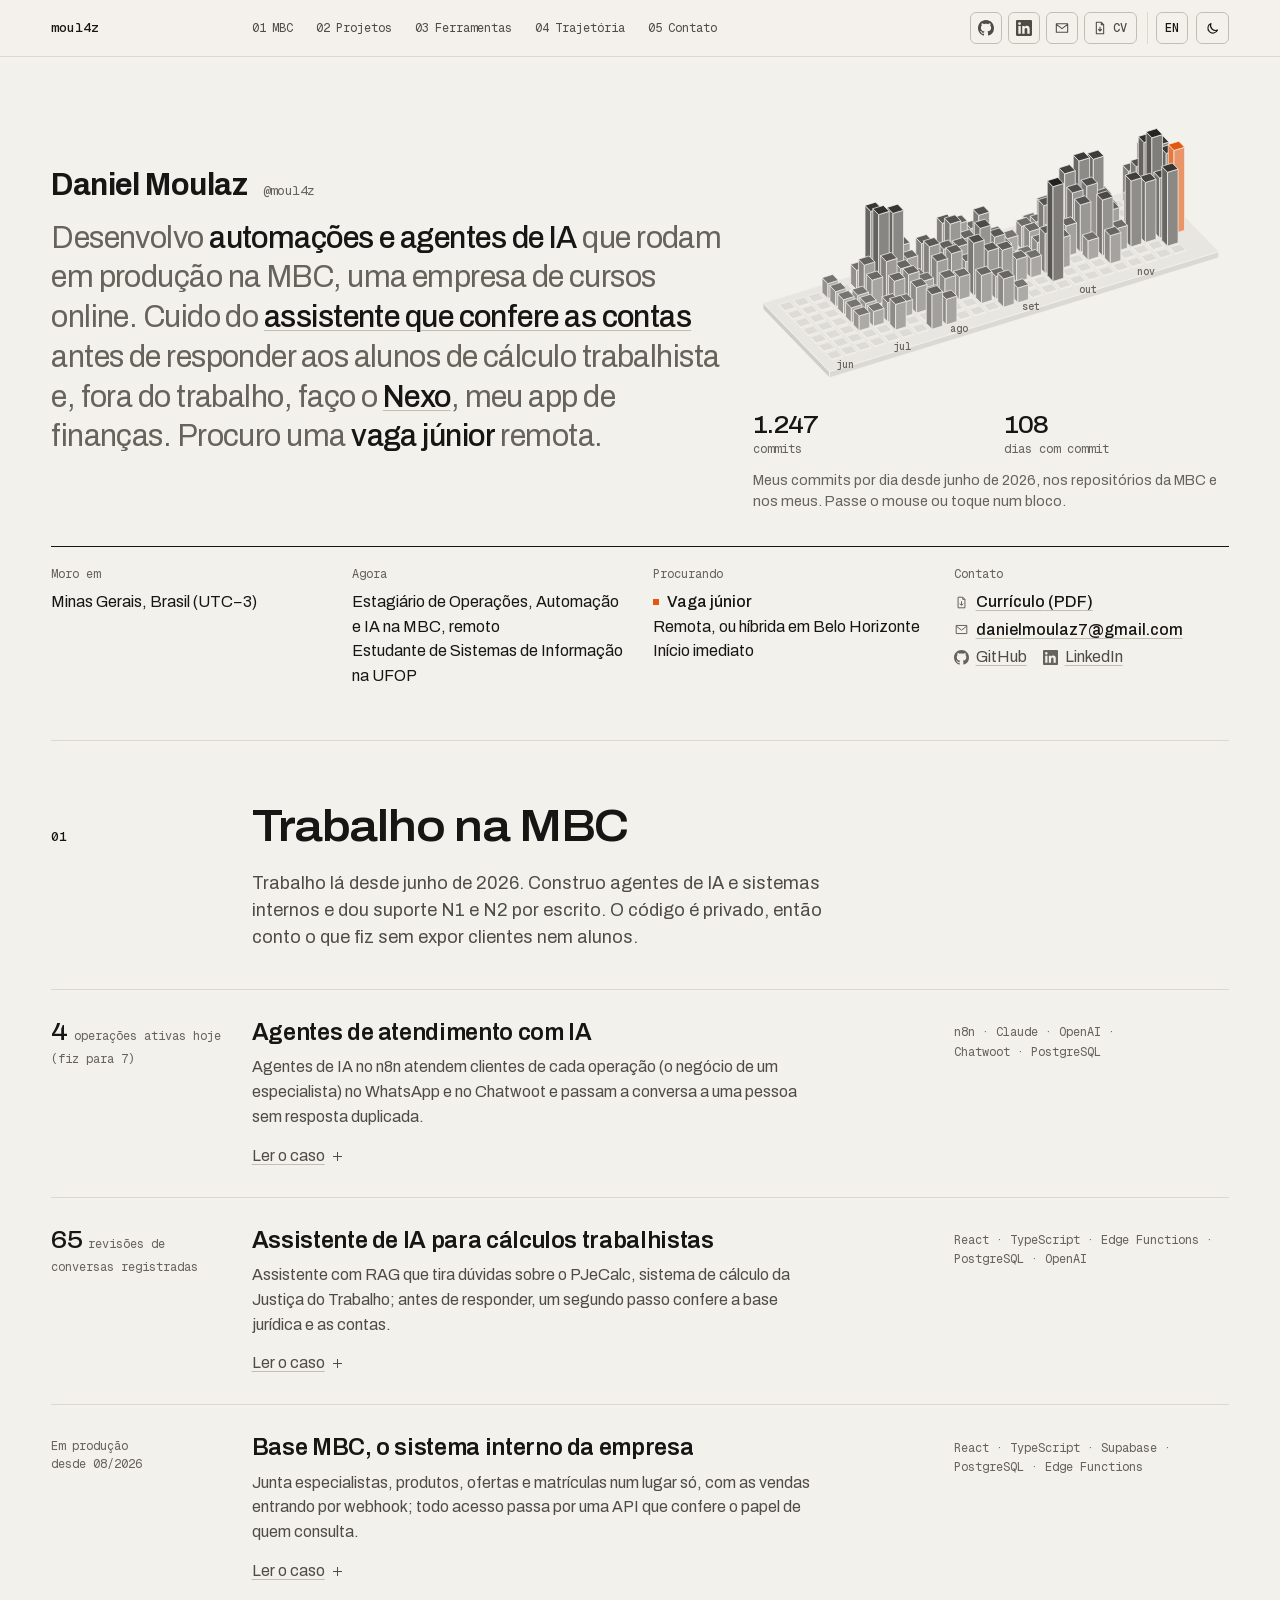
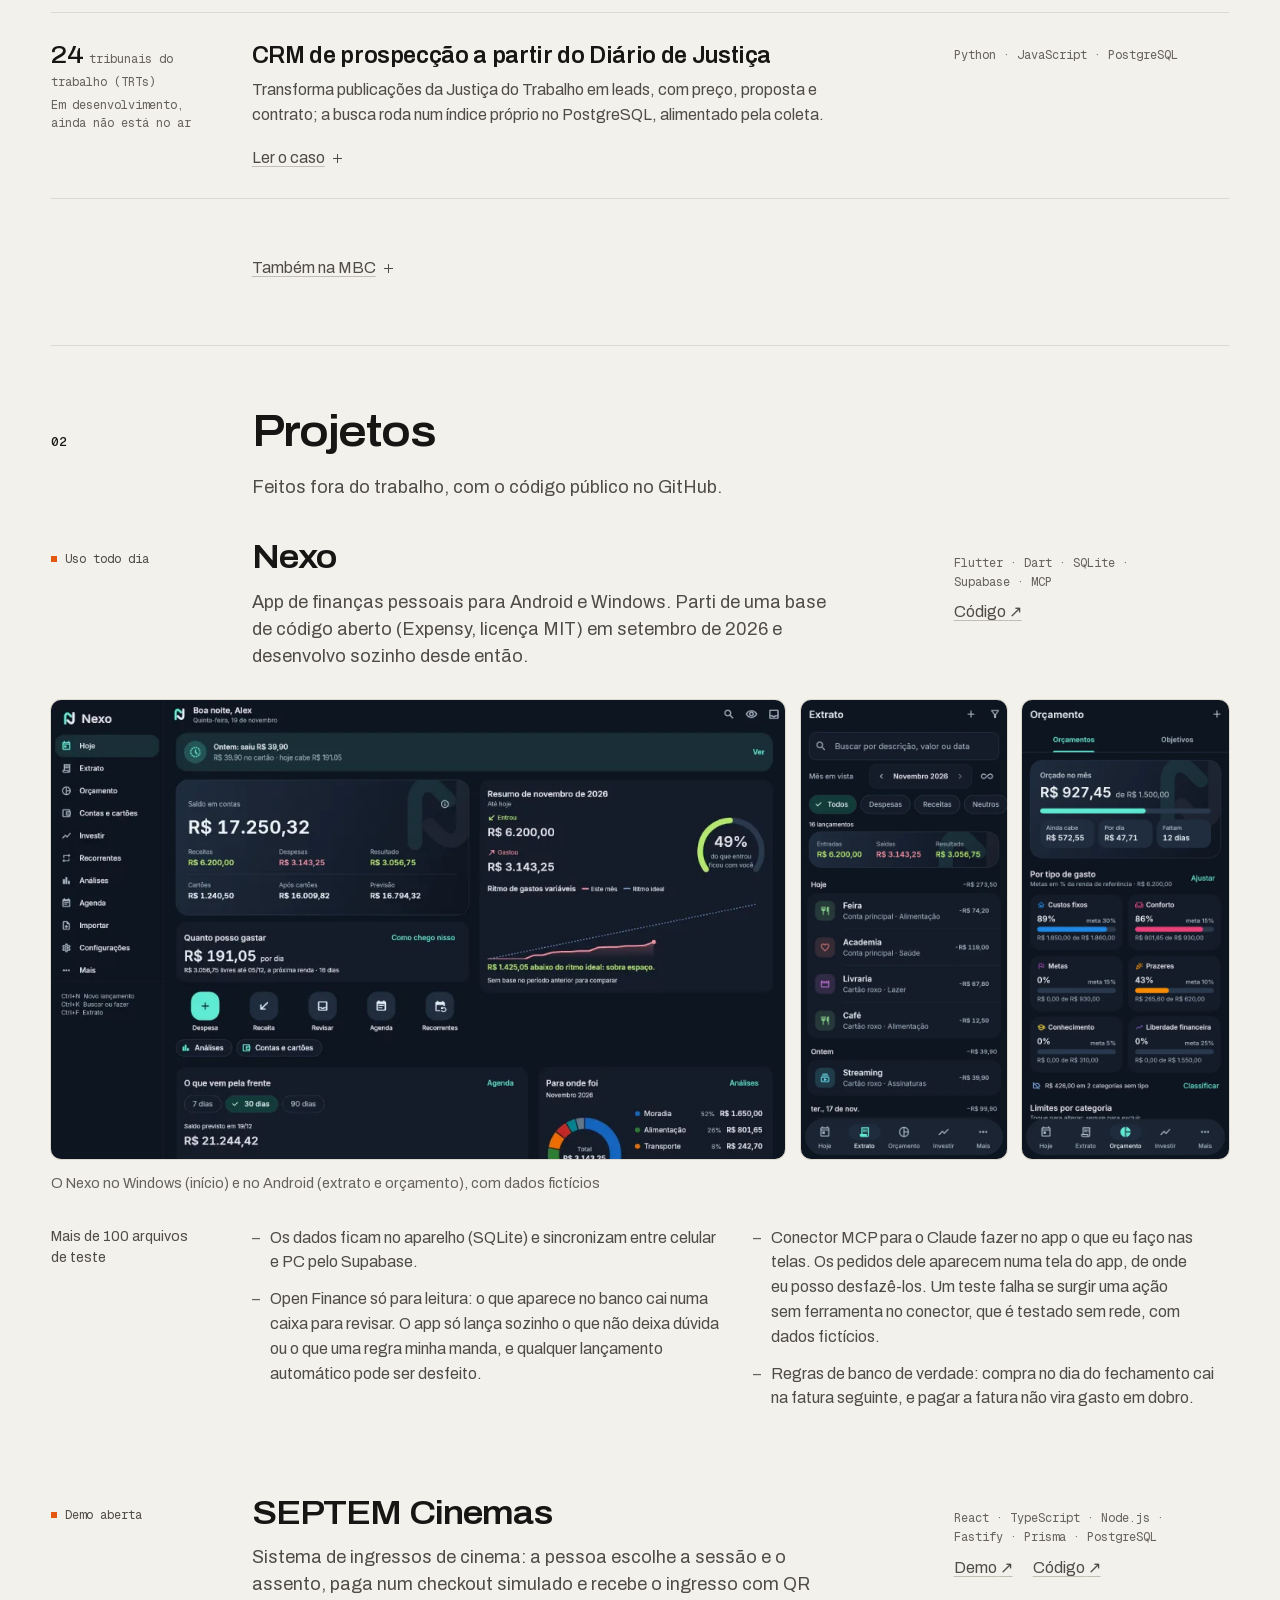
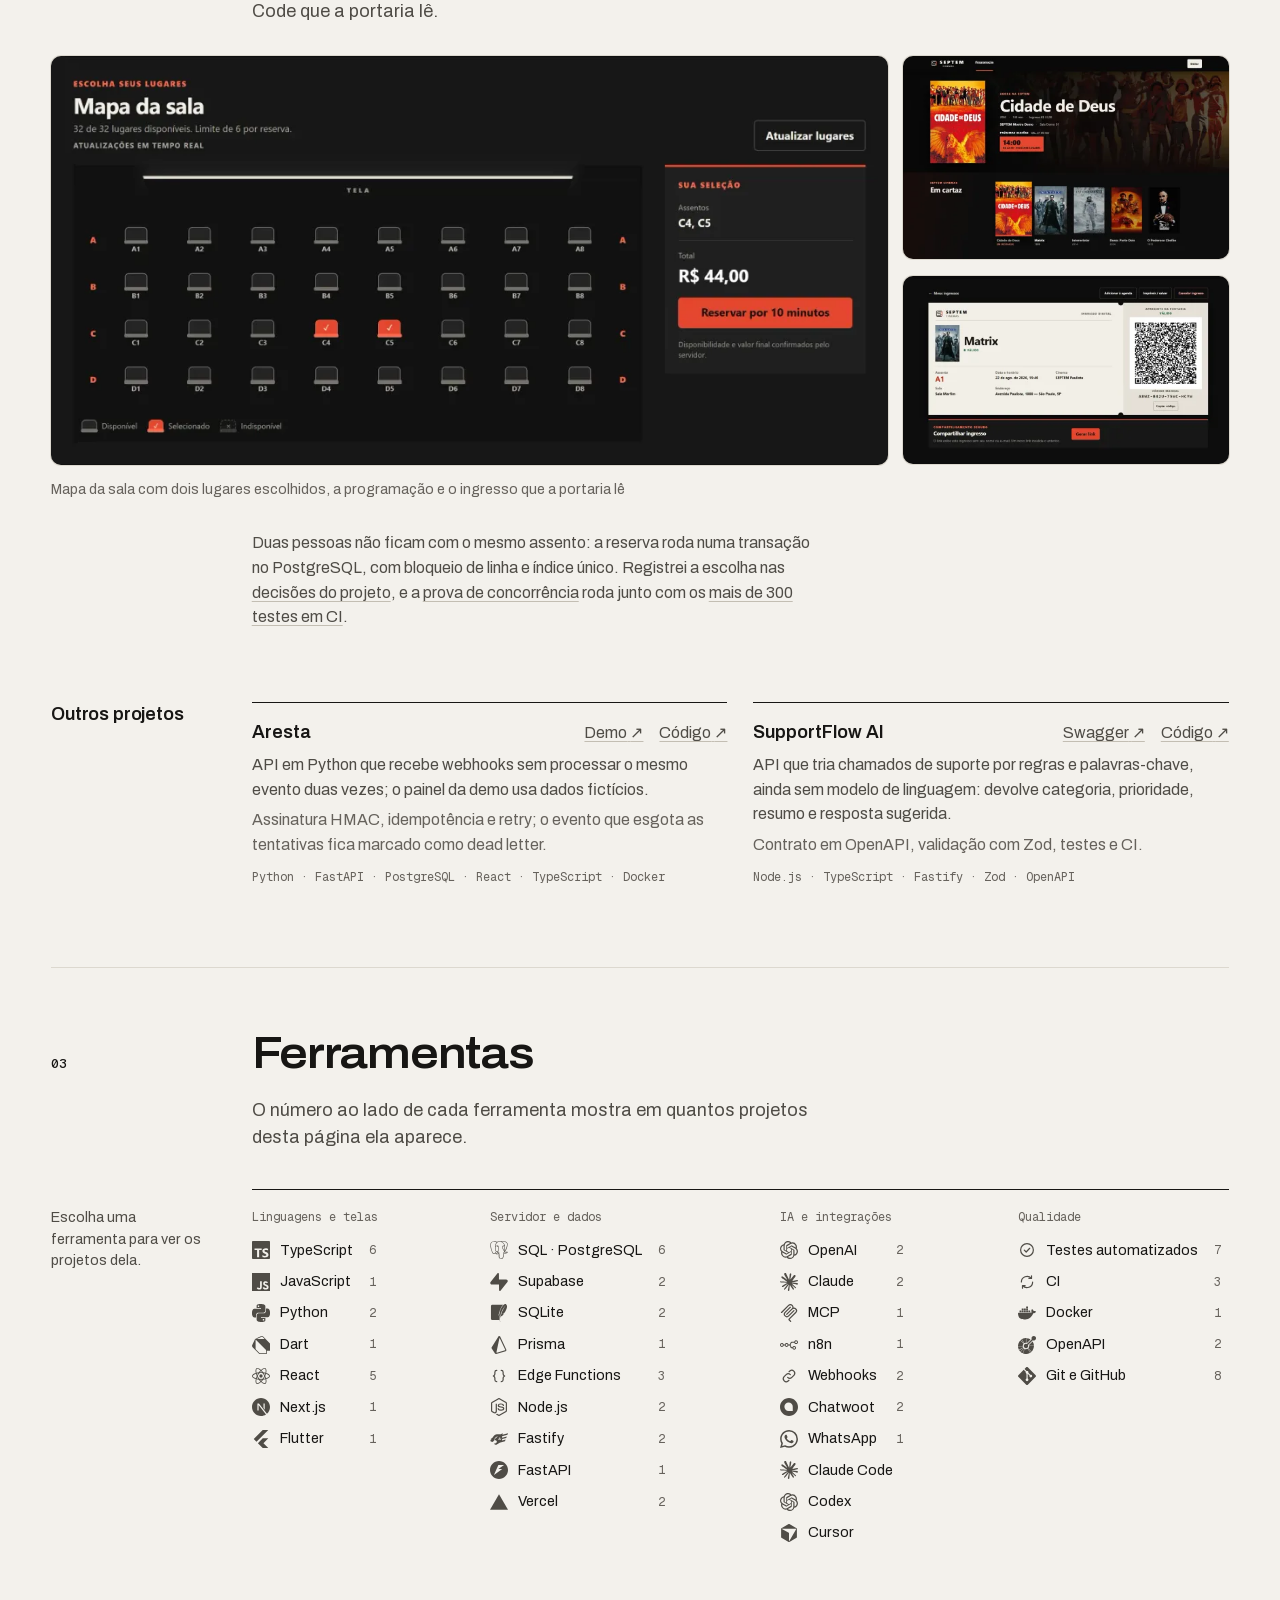
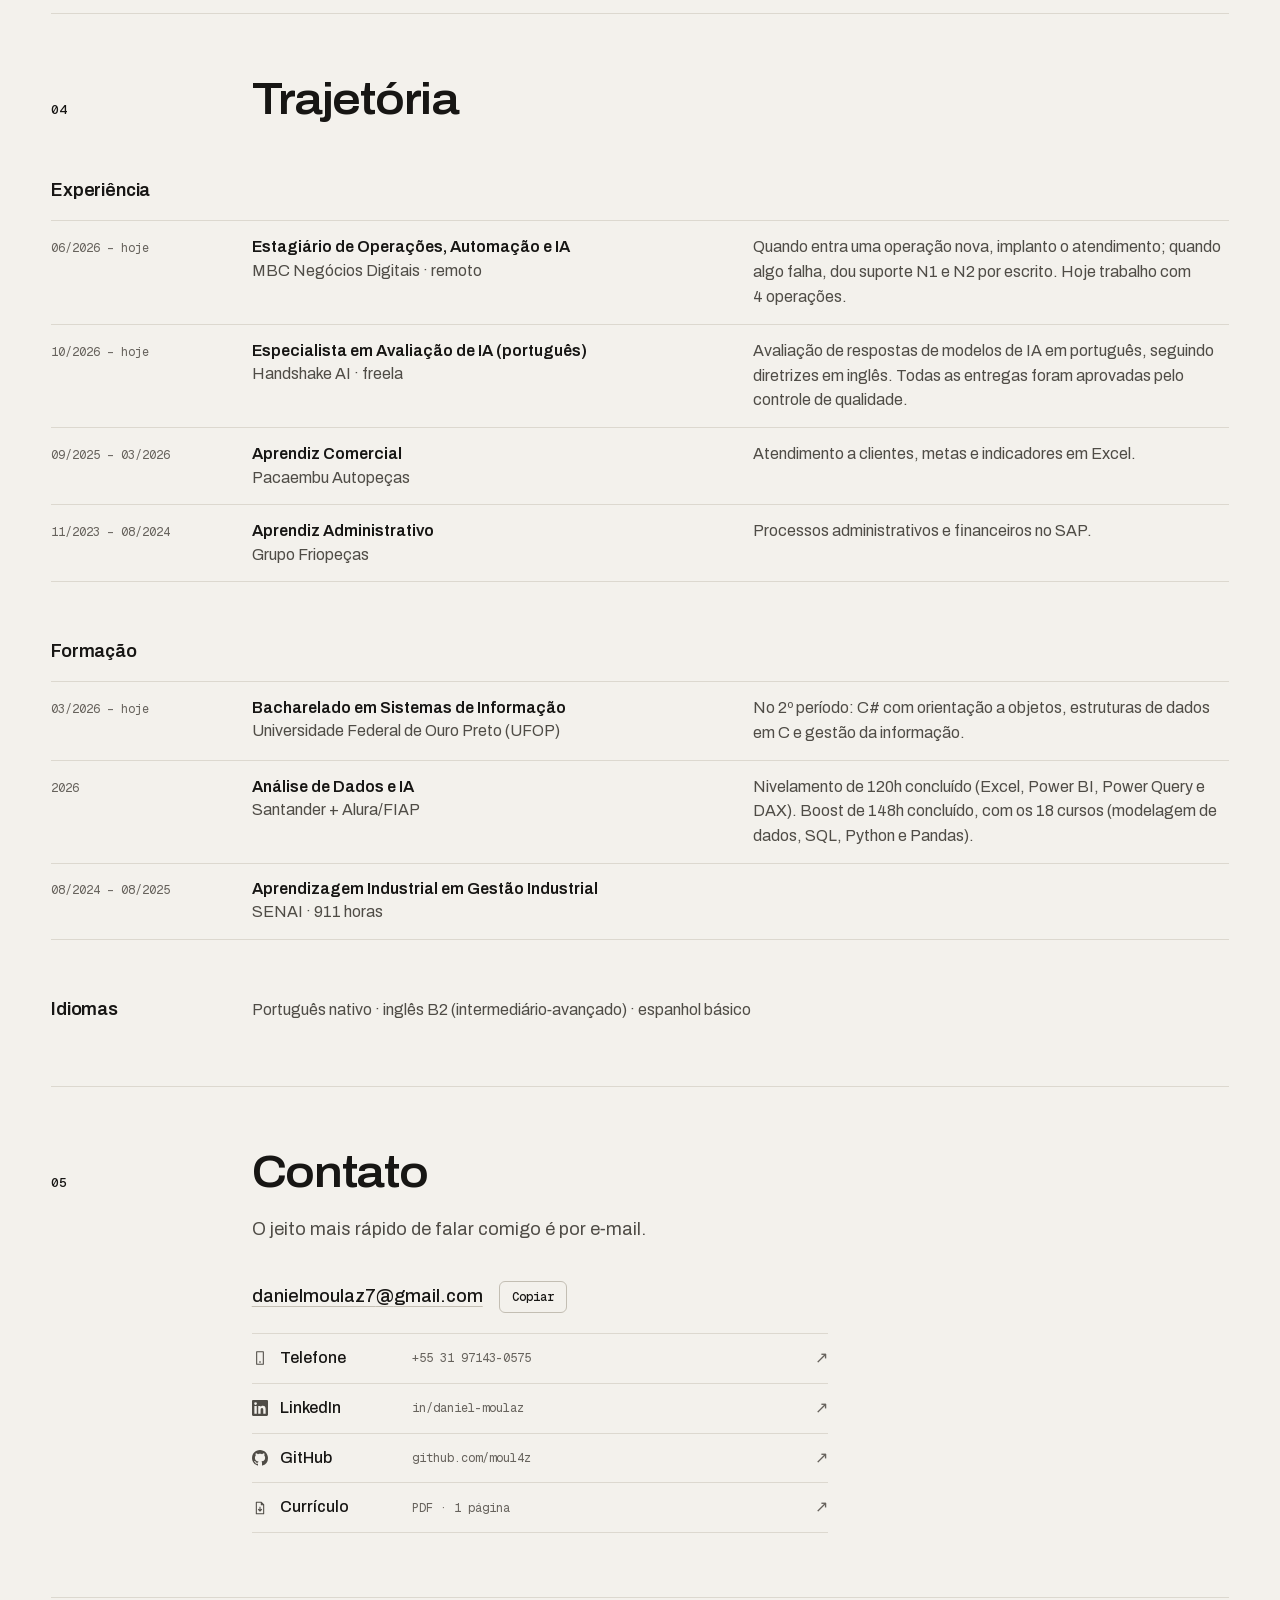
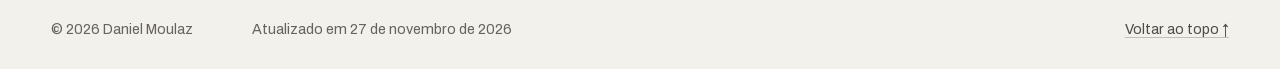
<file: index.html>
<!DOCTYPE html><!--cc18163fcee3_d0e30f3d--><html lang="pt-BR" class="__variable_7347c0 __variable_d19bea"><head><meta charSet="utf-8"/><meta name="viewport" content="width=device-width, initial-scale=1"/><link rel="stylesheet" href="/_next/static/css/56b8f642a0ffb2f8.css" data-precedence="next"/><link rel="preload" as="font" type="font/woff2" crossorigin="" href="/_next/static/media/c214ffb7f5362987-s.p.woff2"/><link rel="preload" as="font" type="font/woff2" crossorigin="" href="/_next/static/media/7d4881bb7e1bf84d.p.woff2"/><link rel="preload" as="script" fetchPriority="low" href="/_next/static/chunks/webpack-fd6b990aac46a47f.js"/><script src="/_next/static/chunks/4bd1b696-c023c6e3521b1417.js" async=""></script><script src="/_next/static/chunks/255-0e5ac6cd71b0e266.js" async=""></script><script src="/_next/static/chunks/main-app-9e2adcb4d07cd08f.js" async=""></script><script src="/_next/static/chunks/323-adc981c9a0caabf0.js" async=""></script><script src="/_next/static/chunks/app/(pt)/page-cac48124f5d4a84e.js" async=""></script><meta name="theme-color" media="(prefers-color-scheme: light)" content="#f3f1ec"/><meta name="theme-color" media="(prefers-color-scheme: dark)" content="#0f0f0e"/><title>Daniel Moulaz · Desenvolvedor de automações e agentes de IA</title><meta name="description" content="Desenvolvo automações e agentes de IA com n8n, Claude e OpenAI, em produção na MBC. Procuro uma vaga júnior remota. Estudo Sistemas de Informação na UFOP."/><link rel="canonical" href="https://moulaz.dev/"/><link rel="alternate" hrefLang="pt-BR" href="https://moulaz.dev/"/><link rel="alternate" hrefLang="en" href="https://moulaz.dev/en/"/><link rel="alternate" hrefLang="x-default" href="https://moulaz.dev/en/"/><meta property="og:title" content="Daniel Moulaz · Desenvolvedor de automações e agentes de IA"/><meta property="og:description" content="Desenvolvo automações e agentes de IA com n8n, Claude e OpenAI, em produção na MBC. Procuro uma vaga júnior remota. Estudo Sistemas de Informação na UFOP."/><meta property="og:url" content="https://moulaz.dev/"/><meta property="og:site_name" content="moulaz.dev"/><meta property="og:locale" content="pt_BR"/><meta property="og:image" content="https://moulaz.dev/og-pt.png"/><meta property="og:image:width" content="1200"/><meta property="og:image:height" content="630"/><meta property="og:image:type" content="image/png"/><meta property="og:image:alt" content="Daniel Moulaz, desenvolvedor de automações e agentes de IA. moulaz.dev"/><meta property="og:locale:alternate" content="en_US"/><meta property="og:type" content="website"/><meta name="twitter:card" content="summary_large_image"/><meta name="twitter:title" content="Daniel Moulaz · Desenvolvedor de automações e agentes de IA"/><meta name="twitter:description" content="Desenvolvo automações e agentes de IA com n8n, Claude e OpenAI, em produção na MBC. Procuro uma vaga júnior remota. Estudo Sistemas de Informação na UFOP."/><meta name="twitter:image" content="https://moulaz.dev/og-pt.png"/><meta name="twitter:image:alt" content="Daniel Moulaz, desenvolvedor de automações e agentes de IA. moulaz.dev"/><link rel="icon" href="/icon.svg" type="image/svg+xml"/><link rel="icon" href="/icon-192.png" sizes="192x192" type="image/png"/><link rel="icon" href="/favicon.ico" sizes="48x48"/><link rel="apple-touch-icon" href="/apple-touch-icon.png"/><script>document.documentElement.classList.add("js");try{var t=localStorage.getItem("theme");if(t==="light"||t==="dark")document.documentElement.dataset.theme=t}catch(e){}(function(d){var c={light:"#f3f1ec",dark:"#0f0f0e"};function s(){var v=c[d.dataset.theme],m=document.getElementById("theme-color");if(!v){if(m)m.remove();return}if(!m){m=document.createElement("meta");m.name="theme-color";m.id="theme-color";document.head.prepend(m)}m.content=v}s();new MutationObserver(s).observe(d,{attributes:true,attributeFilter:["data-theme"]})})(document.documentElement);</script><script src="/_next/static/chunks/polyfills-42372ed130431b0a.js" noModule=""></script></head><body><div hidden=""><!--$--><!--/$--></div><script type="application/ld+json">{"@context":"https://schema.org","@graph":[{"@type":"ProfilePage","@id":"https://moulaz.dev/#page","url":"https://moulaz.dev/","name":"Daniel Moulaz · Desenvolvedor de automações e agentes de IA","inLanguage":"pt-BR","isPartOf":{"@id":"https://moulaz.dev/#site"},"dateCreated":"2026-11-19","dateModified":"2026-11-25","mainEntity":{"@id":"https://moulaz.dev/#daniel"}},{"@type":"Person","@id":"https://moulaz.dev/#daniel","name":"Daniel Moulaz","alternateName":"moul4z","url":"https://moulaz.dev/","description":"Desenvolvo automações e agentes de IA com n8n, Claude e OpenAI, em produção na MBC. Procuro uma vaga júnior remota. Estudo Sistemas de Informação na UFOP.","jobTitle":"Estagiário de Operações, Automação e IA","worksFor":{"@type":"Organization","name":"MBC Negócios Digitais"},"address":{"@type":"PostalAddress","addressRegion":"MG","addressCountry":"BR"},"email":"mailto:danielmoulaz7@gmail.com","knowsLanguage":["pt-BR","en","es"],"sameAs":["https://www.linkedin.com/in/daniel-moulaz","https://github.com/moul4z"]},{"@type":"WebSite","@id":"https://moulaz.dev/#site","url":"https://moulaz.dev/","name":"Daniel Moulaz","alternateName":"moulaz.dev","inLanguage":["pt-BR","en"]}]}</script><a class="skip-link" href="#conteudo">Pular para o conteúdo</a><span id="nova-aba" hidden="">abre em nova aba</span><header class="top"><div class="wrap g top-in"><a href="/" class="brand">moul4z</a><nav class="nav" aria-label="Seções"><a href="#trabalho"><span class="nav-n" aria-hidden="true">01</span>MBC</a><a href="#projetos"><span class="nav-n" aria-hidden="true">02</span>Projetos</a><a href="#ferramentas"><span class="nav-n" aria-hidden="true">03</span>Ferramentas</a><a href="#trajetoria"><span class="nav-n" aria-hidden="true">04</span>Trajetória</a><a href="#contato"><span class="nav-n" aria-hidden="true">05</span>Contato</a></nav><div class="tools"><span class="quick"><a href="https://github.com/moul4z" class="icon-btn ico-btn" aria-label="GitHub" title="GitHub" target="_blank" rel="noopener" aria-describedby="nova-aba"><svg class="ico" width="16" height="16" viewBox="0 0 16 16" aria-hidden="true" focusable="false" fill="currentColor" stroke-linejoin="round"><path d="M8 0C3.58 0 0 3.58 0 8c0 3.54 2.29 6.53 5.47 7.59.4.07.55-.17.55-.38 0-.19-.01-.82-.01-1.49-2.01.37-2.53-.49-2.69-.94-.09-.23-.48-.94-.82-1.13-.28-.15-.68-.52-.01-.53.63-.01 1.08.58 1.23.82.72 1.21 1.87.87 2.33.66.07-.52.28-.87.51-1.07-1.78-.2-3.64-.89-3.64-3.95 0-.87.31-1.59.82-2.15-.08-.2-.36-1.02.08-2.12 0 0 .67-.21 2.2.82.64-.18 1.32-.27 2-.27.68 0 1.36.09 2 .27 1.53-1.04 2.2-.82 2.2-.82.44 1.1.16 1.92.08 2.12.51.56.82 1.27.82 2.15 0 3.07-1.87 3.75-3.65 3.95.29.25.54.73.54 1.48 0 1.07-.01 1.93-.01 2.2 0 .21.15.46.55.38A8.013 8.013 0 0016 8c0-4.42-3.58-8-8-8z"></path></svg></a><a href="https://www.linkedin.com/in/daniel-moulaz" class="icon-btn ico-btn" aria-label="LinkedIn" title="LinkedIn" target="_blank" rel="noopener" aria-describedby="nova-aba"><svg class="ico" width="16" height="16" viewBox="0 0 24 24" aria-hidden="true" focusable="false" fill="currentColor" stroke-linejoin="round"><path d="M20.45 20.45h-3.55v-5.57c0-1.33-.03-3.04-1.85-3.04-1.85 0-2.14 1.45-2.14 2.94v5.67H9.35V9h3.41v1.56h.05c.48-.9 1.64-1.85 3.37-1.85 3.6 0 4.27 2.37 4.27 5.46v6.28zM5.34 7.43a2.06 2.06 0 1 1 0-4.13 2.06 2.06 0 0 1 0 4.13zM7.12 20.45H3.56V9h3.56v11.45zM22.22 0H1.77C.79 0 0 .77 0 1.73v20.54C0 23.23.79 24 1.77 24h20.45c.98 0 1.78-.77 1.78-1.73V1.73C24 .77 23.2 0 22.22 0z"></path></svg></a><a class="icon-btn ico-btn" href="mailto:danielmoulaz7@gmail.com" aria-label="E-mail: danielmoulaz7@gmail.com" title="danielmoulaz7@gmail.com"><svg class="ico" width="16" height="16" viewBox="0 0 24 24" aria-hidden="true" focusable="false" fill="none" stroke="currentColor" stroke-width="1.6" stroke-linejoin="round"><path d="M3.5 5.5h17v13h-17z M3.5 6.5 12 13l8.5-6.5"></path></svg></a><a href="/daniel-moulaz-curriculo.pdf" class="icon-btn cv-btn" aria-label="CV: Currículo (PDF)" title="CV: Currículo (PDF)" target="_blank" rel="noopener" aria-describedby="nova-aba"><svg class="ico" width="16" height="16" viewBox="0 0 24 24" aria-hidden="true" focusable="false" fill="none" stroke="currentColor" stroke-width="1.6" stroke-linejoin="round"><path d="M14 3.5H6.5v17h11V7z M14 3.5V7h3.5 M12 10v6.5 M9.25 13.75 12 16.5l2.75-2.75"></path></svg><span class="cv-short">CV</span></a></span><a class="icon-btn" href="/en/" hrefLang="en" lang="en" aria-label="EN: English version">EN</a><button type="button" class="icon-btn theme-btn" aria-label="Trocar entre tema claro e escuro" title="Trocar entre tema claro e escuro"><svg class="moon" viewBox="0 0 24 24" width="15" height="15" aria-hidden="true"><path fill="none" stroke="currentColor" stroke-width="1.8" stroke-linejoin="round" d="M20 14.5A8 8 0 0 1 9.5 4a8 8 0 1 0 10.5 10.5Z"></path></svg><svg class="sun" viewBox="0 0 24 24" width="15" height="15" aria-hidden="true"><g fill="none" stroke="currentColor" stroke-width="1.8" stroke-linecap="round"><circle cx="12" cy="12" r="4.2"></circle><path d="M12 2.5v2.2M12 19.3v2.2M4.6 4.6l1.6 1.6M17.8 17.8l1.6 1.6M2.5 12h2.2M19.3 12h2.2M4.6 19.4l1.6-1.6M17.8 6.2l1.6-1.6"></path></g></svg></button></div></div></header><main id="conteudo" class="wrap" tabindex="-1"><section class="hero g" aria-labelledby="hero-name"><div class="hero-text"><h1 id="hero-name" class="name">Daniel Moulaz<!-- --> <span class="handle">@moul4z</span></h1><p class="statement">Desenvolvo <strong>automações e agentes de IA</strong> que rodam em produção na MBC, uma empresa de cursos online. Cuido do <a href="#assistente" class="tlink"><strong>assistente que confere as contas</strong></a> antes de responder aos alunos de cálculo trabalhista e, fora do trabalho, faço o <a href="#nexo" class="tlink"><strong>Nexo</strong></a>, meu app de finanças. Procuro uma <strong>vaga júnior</strong> remota.</p></div><figure class="sky"><div class="sky-stage"><canvas role="img" aria-label="Gráfico em 3D dos meus commits por dia desde junho de 2026, um bloco por dia, mais alto quanto mais commits."></canvas><p class="sky-tip" aria-hidden="true" hidden=""></p></div><figcaption><dl class="sky-stats"><div><dt>commits</dt><dd>1.247</dd></div><div><dt>dias com commit</dt><dd>108</dd></div></dl><p>Meus commits por dia desde junho de 2026, nos repositórios da MBC e nos meus. Passe o mouse ou toque num bloco.</p></figcaption></figure><dl class="facts"><div><dt>Moro em</dt><dd>Minas Gerais, Brasil (UTC−3)</dd></div><div><dt>Agora</dt><dd><span class="line">Estagiário de Operações, Automação e IA na MBC, remoto</span><span class="line">Estudante de Sistemas de Informação na UFOP</span></dd></div><div><dt>Procurando</dt><dd><span class="line seeking"><span class="led" aria-hidden="true"></span>Vaga júnior</span><span class="line">Remota, ou híbrida em Belo Horizonte</span><span class="line">Início imediato</span></dd></div><div><dt>Contato</dt><dd><span class="line"><a href="/daniel-moulaz-curriculo.pdf" class="mlink strong with-ico" target="_blank" rel="noopener" aria-describedby="nova-aba"><svg class="ico" width="15" height="15" viewBox="0 0 24 24" aria-hidden="true" focusable="false" fill="none" stroke="currentColor" stroke-width="1.6" stroke-linejoin="round"><path d="M14 3.5H6.5v17h11V7z M14 3.5V7h3.5 M12 10v6.5 M9.25 13.75 12 16.5l2.75-2.75"></path></svg><span>Currículo<!-- --> (PDF)</span></a></span><span class="line"><a class="mlink strong with-ico nowrap" href="mailto:danielmoulaz7@gmail.com"><svg class="ico" width="15" height="15" viewBox="0 0 24 24" aria-hidden="true" focusable="false" fill="none" stroke="currentColor" stroke-width="1.6" stroke-linejoin="round"><path d="M3.5 5.5h17v13h-17z M3.5 6.5 12 13l8.5-6.5"></path></svg><span>danielmoulaz7@gmail.com</span></a></span><span class="line links-inline"><a href="https://github.com/moul4z" class="mlink with-ico" target="_blank" rel="noopener" aria-describedby="nova-aba"><svg class="ico" width="15" height="15" viewBox="0 0 16 16" aria-hidden="true" focusable="false" fill="currentColor" stroke-linejoin="round"><path d="M8 0C3.58 0 0 3.58 0 8c0 3.54 2.29 6.53 5.47 7.59.4.07.55-.17.55-.38 0-.19-.01-.82-.01-1.49-2.01.37-2.53-.49-2.69-.94-.09-.23-.48-.94-.82-1.13-.28-.15-.68-.52-.01-.53.63-.01 1.08.58 1.23.82.72 1.21 1.87.87 2.33.66.07-.52.28-.87.51-1.07-1.78-.2-3.64-.89-3.64-3.95 0-.87.31-1.59.82-2.15-.08-.2-.36-1.02.08-2.12 0 0 .67-.21 2.2.82.64-.18 1.32-.27 2-.27.68 0 1.36.09 2 .27 1.53-1.04 2.2-.82 2.2-.82.44 1.1.16 1.92.08 2.12.51.56.82 1.27.82 2.15 0 3.07-1.87 3.75-3.65 3.95.29.25.54.73.54 1.48 0 1.07-.01 1.93-.01 2.2 0 .21.15.46.55.38A8.013 8.013 0 0016 8c0-4.42-3.58-8-8-8z"></path></svg><span>GitHub</span></a><a href="https://www.linkedin.com/in/daniel-moulaz" class="mlink with-ico" target="_blank" rel="noopener" aria-describedby="nova-aba"><svg class="ico" width="15" height="15" viewBox="0 0 24 24" aria-hidden="true" focusable="false" fill="currentColor" stroke-linejoin="round"><path d="M20.45 20.45h-3.55v-5.57c0-1.33-.03-3.04-1.85-3.04-1.85 0-2.14 1.45-2.14 2.94v5.67H9.35V9h3.41v1.56h.05c.48-.9 1.64-1.85 3.37-1.85 3.6 0 4.27 2.37 4.27 5.46v6.28zM5.34 7.43a2.06 2.06 0 1 1 0-4.13 2.06 2.06 0 0 1 0 4.13zM7.12 20.45H3.56V9h3.56v11.45zM22.22 0H1.77C.79 0 0 .77 0 1.73v20.54C0 23.23.79 24 1.77 24h20.45c.98 0 1.78-.77 1.78-1.73V1.73C24 .77 23.2 0 22.22 0z"></path></svg><span>LinkedIn</span></a></span></dd></div></dl></section><section id="trabalho" class="sec" aria-labelledby="trabalho-t"><header class="g sec-head" data-reveal="true"><p class="sec-n" aria-hidden="true">01</p><div class="sec-t"><h2 id="trabalho-t">Trabalho na MBC</h2><p class="lead">Trabalho lá desde junho de 2026. Construo agentes de IA e sistemas internos e dou suporte N1 e N2 por escrito. O código é privado, então conto o que fiz sem expor clientes nem alunos.</p></div></header><ol class="cases hover-list" data-reveal="true"><li id="agentes" class="case g"><p class="datum"><span class="datum-n">4</span><span class="datum-l">operações ativas hoje (fiz para 7)</span></p><div class="c"><h3>Agentes de atendimento com IA</h3><p class="sum">Agentes de IA no n8n atendem clientes de cada operação (o negócio de um especialista) no WhatsApp e no Chatwoot e passam a conversa a uma pessoa sem resposta duplicada.</p></div><p class="x stack">n8n · Claude · OpenAI · Chatwoot · PostgreSQL</p><details class="case-more"><summary>Ler o caso<span class="sr-only">: <!-- -->Agentes de atendimento com IA</span><span class="plus" aria-hidden="true"></span></summary><dl class="case-body"><div><dt>O problema</dt><dd>O suporte humano respondia às mesmas dúvidas todos os dias, em cada operação da MBC, pelo WhatsApp e pelo Chatwoot (a central de atendimento).</dd></div><div><dt>O que eu fiz</dt><dd><p>Construí e mantenho os agentes, a base de conhecimento e a curadoria.</p><ul><li>Agentes no n8n com Claude e OpenAI, ligados ao WhatsApp e ao Chatwoot.</li><li>Base de conhecimento feita com as respostas reais do suporte humano.</li><li>Passagem para atendente humano sem resposta duplicada.</li><li>Central de curadoria (Vercel + Postgres): um fluxo acha perguntas novas nas conversas, e o time aprova antes de elas entrarem na base.</li></ul></dd></div><div><dt>A parte difícil</dt><dd>Quando o atendente assume a conversa, o agente tem que parar na hora, sem mandar mais nada e sem deixar o cliente sem resposta.</dd></div><div><dt>Resultado</dt><dd class="result">Fiz os agentes para 7 operações. Algumas saíram da MBC depois, e hoje 4 seguem ativas, com passagem para humano. Nada novo entra na base sem o time aprovar.</dd></div></dl></details></li><li id="assistente" class="case g"><p class="datum"><span class="datum-n">65</span><span class="datum-l">revisões de conversas registradas</span></p><div class="c"><h3>Assistente de IA para cálculos trabalhistas</h3><p class="sum">Assistente com RAG que tira dúvidas sobre o PJeCalc, sistema de cálculo da Justiça do Trabalho; antes de responder, um segundo passo confere a base jurídica e as contas.</p></div><p class="x stack">React · TypeScript · Edge Functions · PostgreSQL · OpenAI</p><details class="case-more"><summary>Ler o caso<span class="sr-only">: <!-- -->Assistente de IA para cálculos trabalhistas</span><span class="plus" aria-hidden="true"></span></summary><dl class="case-body"><div><dt>O problema</dt><dd>Alunos de um curso de cálculos trabalhistas travam no PJeCalc e em trechos da sentença, muitas vezes fora do horário do suporte. Aqui, resposta errada vira cálculo errado num processo.</dd></div><div><dt>O que eu fiz</dt><dd><p>Sou o responsável pelo projeto desde julho de 2026: mais de 300 commits e mais de 70 pull requests, na versão 9.5.</p><ul><li>Migração do protótipo em Python/FastAPI para React, Edge Functions em TypeScript e PostgreSQL.</li><li>Resposta em duas etapas: um rascunho e um revisor que confere a base jurídica e devolve uma aprovação estruturada.</li><li>Leitura de PDF e de print de sentença, com um modo próprio para analisar a decisão.</li><li>Checagem automática das contas que aparecem na resposta.</li><li>Acesso só para alunos: login por link ou código no e-mail, conferido com a lista de alunos sincronizada da área de membros.</li><li>Teste de regressão a cada versão e 65 revisões de conversas registradas. Já peguei uma regressão em que o assistente lia “honorários” como o preço do curso.</li></ul></dd></div><div><dt>A parte difícil</dt><dd>O custo por resposta precisava cair sem a qualidade cair junto. Medi que só 14% do prompt era reaproveitado em cache, porque a parte fixa vinha misturada com o contexto de cada pergunta. Reorganizei o prompt com a parte fixa primeiro, e o revisor passou a apenas aprovar o rascunho quando ele já está certo, em vez de reescrever a resposta inteira.</dd></div><div><dt>Resultado</dt><dd class="result">Em produção para os alunos, com o custo de cada resposta medido (cerca de US$ 0,04 na revisão de agosto) e cada correção registrada numa versão.</dd></div></dl></details></li><li id="base" class="case g"><p class="datum"><span class="datum-s">Em produção desde 08/2026</span></p><div class="c"><h3>Base MBC, o sistema interno da empresa</h3><p class="sum">Junta especialistas, produtos, ofertas e matrículas num lugar só, com as vendas entrando por webhook; todo acesso passa por uma API que confere o papel de quem consulta.</p></div><p class="x stack">React · TypeScript · Supabase · PostgreSQL · Edge Functions</p><details class="case-more"><summary>Ler o caso<span class="sr-only">: <!-- -->Base MBC, o sistema interno da empresa</span><span class="plus" aria-hidden="true"></span></summary><dl class="case-body"><div><dt>O problema</dt><dd>Os dados de venda, de acesso e de suporte de cada operação ficavam em plataformas diferentes, e qualquer relatório era montado à mão.</dd></div><div><dt>O que eu fiz</dt><dd><p>Fiz a maior parte do sistema entre agosto e outubro de 2026.</p><ul><li>Vendas da Guru e da TMB (plataformas de pagamento) entram por webhook e viram matrícula por funções no próprio banco de dados.</li><li>Sincronização dos acessos com a área de membros (Curseduca).</li><li>Painel de suporte com dados do Chatwoot: satisfação (CSAT) e tempo até a primeira resposta, recalculados todo dia.</li><li>Matriz de permissões por papel, coberta por testes, e dados pessoais cortados conforme o papel de quem consulta.</li></ul></dd></div><div><dt>A parte difícil</dt><dd>Ninguém pode ver mais do que deve. Por isso o navegador não lê nenhuma tabela direto: todas têm a segurança em nível de linha (RLS) ligada e nenhuma política, o que bloqueia tudo por padrão. Todo acesso passa por uma API que confere o login, se a pessoa é da equipe e se o papel dela permite aquilo. Tirar o acesso de alguém vale já na requisição seguinte.</dd></div><div><dt>Resultado</dt><dd class="result">Em produção desde agosto de 2026. Antes de cada publicação, a verificação roda tipos, lint, testes, build e uma varredura de segredos.</dd></div></dl></details></li><li id="prospeccao" class="case g"><p class="datum"><span class="datum-n">24</span><span class="datum-l">tribunais do trabalho (TRTs)</span><span class="datum-s">Em desenvolvimento, ainda não está no ar</span></p><div class="c"><h3>CRM de prospecção a partir do Diário de Justiça</h3><p class="sum">Transforma publicações da Justiça do Trabalho em leads, com preço, proposta e contrato; a busca roda num índice próprio no PostgreSQL, alimentado pela coleta.</p></div><p class="x stack">Python · JavaScript · PostgreSQL</p><details class="case-more"><summary>Ler o caso<span class="sr-only">: <!-- -->CRM de prospecção a partir do Diário de Justiça</span><span class="plus" aria-hidden="true"></span></summary><dl class="case-body"><div><dt>O problema</dt><dd>Os alunos prospectam escritórios de advocacia, mas a informação está espalhada nas publicações diárias de 24 tribunais do trabalho, e o resto fica em planilhas e ferramentas soltas.</dd></div><div><dt>O que eu fiz</dt><dd><p>Desenvolvi a maior parte (101 de 150 commits), junto com mais uma pessoa do time.</p><ul><li>Coleta diária das publicações de 24 tribunais do trabalho, com um índice próprio no PostgreSQL para a busca ser interativa.</li><li>Leads ligados a pessoas e escritórios pela OAB e pelo CNPJ, com quadro Kanban e o Google Maps como segunda fonte.</li><li>Preço, proposta e contrato feitos dentro de cada lead.</li><li>Login por link no e-mail.</li></ul></dd></div><div><dt>A parte difícil</dt><dd>A API pública só responde por tribunal, por dia e por frase, com limite de 1.000 itens. Uma busca ao vivo viraria dezenas de chamadas, então separei as duas coisas: a coleta roda em lote e grava num índice próprio, onde a busca é interativa.</dd></div><div><dt>Resultado</dt><dd class="result">Em desenvolvimento. Cada fase entra com a sua bateria de testes, hoje 1.620 verificações, e teste de mutação nas regras críticas.</dd></div></dl></details></li></ol><div class="g also-row" data-reveal="true"><details class="c also-more"><summary>Também na MBC<span class="plus" aria-hidden="true"></span></summary><ul class="also-list"><li>Dou suporte N1 e N2 por escrito e investigo falhas de acesso por logs, payloads e SQL.</li><li>Implanto o suporte das operações novas: Chatwoot, WhatsApp, tags, tickets e agente de IA.</li><li>Ligo 5 plataformas de pagamento à área de membros por n8n e webhooks; se a leitura falha, o acesso não cai.</li><li>Faço sistemas internos em React e Supabase, como o liberador de bônus que 4 operações usam.</li><li>Em lançamentos, automatizo a captação em grupos de WhatsApp, os lembretes das lives e a liberação do produto.</li></ul></details></div></section><section id="projetos" class="sec" aria-labelledby="projetos-t"><header class="g sec-head" data-reveal="true"><p class="sec-n" aria-hidden="true">02</p><div class="sec-t"><h2 id="projetos-t">Projetos</h2><p class="lead">Feitos fora do trabalho, com o código público no GitHub.</p></div></header><article id="nexo" class="feature" aria-label="Nexo"><div class="g feat-head" data-reveal="true"><p class="state"><span class="led" aria-hidden="true"></span>Uso todo dia</p><div class="c"><h3 class="feature-name">Nexo</h3><p class="feature-sum">App de finanças pessoais para Android e Windows. Parti de uma base de código aberto (Expensy, licença MIT) em setembro de 2026 e desenvolvo sozinho desde então.</p></div><div class="x"><p class="stack">Flutter · Dart · SQLite · Supabase · MCP</p><p class="links"><a href="https://github.com/moul4z/Nexo" class="mlink" target="_blank" rel="noopener" aria-describedby="nova-aba">Código<span class="sr-only">: <!-- -->Nexo</span> <span aria-hidden="true">↗</span></a></p></div></div><div data-reveal="true"><figure class="gallery"><div class="shots-row" style="grid-template-columns:minmax(0, 1.600fr) minmax(0, 0.450fr) minmax(0, 0.450fr)"><button type="button" class="shot" aria-label="Ampliar: Tela inicial do Nexo no Windows: saldo em contas, quanto posso gastar por dia, resumo do mês e ritmo de gastos, com dados fictícios"><img src="/img/nexo-desktop.webp" srcSet="/img/nexo-desktop-480.webp 480w, /img/nexo-desktop-600.webp 600w, /img/nexo-desktop-960.webp 960w, /img/nexo-desktop-1200.webp 1200w, /img/nexo-desktop.webp 1440w" sizes="(max-width: 720px) calc(100vw - 40px), (max-width: 1440px) calc((100vw - 40px) * 0.640), calc(1312px * 0.640)" width="1440" height="900" alt="" loading="lazy" decoding="async"/><span class="shot-hint" aria-hidden="true">Ampliar<svg viewBox="0 0 12 12" width="11" height="11" aria-hidden="true"><path d="M7 1h4v4M5 11H1V7M11 1 7.2 4.8M1 11l3.8-3.8" fill="none" stroke="currentColor" stroke-width="1.3"></path></svg></span></button><button type="button" class="shot tall" aria-label="Ampliar: Extrato do Nexo no Android, com busca, filtros e os lançamentos do dia por categoria, com dados fictícios"><img src="/img/nexo-extrato.webp" srcSet="/img/nexo-extrato-480.webp 480w, /img/nexo-extrato-600.webp 600w, /img/nexo-extrato.webp 824w" sizes="(max-width: 720px) calc((100vw - 50px) / 2), (max-width: 1440px) calc((100vw - 40px) * 0.180), calc(1312px * 0.180)" width="824" height="1830" alt="" loading="lazy" decoding="async"/><span class="shot-hint" aria-hidden="true">Ampliar<svg viewBox="0 0 12 12" width="11" height="11" aria-hidden="true"><path d="M7 1h4v4M5 11H1V7M11 1 7.2 4.8M1 11l3.8-3.8" fill="none" stroke="currentColor" stroke-width="1.3"></path></svg></span></button><button type="button" class="shot tall" aria-label="Ampliar: Orçamento do Nexo no Android: quanto foi orçado no mês, quanto ainda cabe por dia e metas por tipo de gasto, com dados fictícios"><img src="/img/nexo-orcamento.webp" srcSet="/img/nexo-orcamento-480.webp 480w, /img/nexo-orcamento-600.webp 600w, /img/nexo-orcamento.webp 824w" sizes="(max-width: 720px) calc((100vw - 50px) / 2), (max-width: 1440px) calc((100vw - 40px) * 0.180), calc(1312px * 0.180)" width="824" height="1830" alt="" loading="lazy" decoding="async"/><span class="shot-hint" aria-hidden="true">Ampliar<svg viewBox="0 0 12 12" width="11" height="11" aria-hidden="true"><path d="M7 1h4v4M5 11H1V7M11 1 7.2 4.8M1 11l3.8-3.8" fill="none" stroke="currentColor" stroke-width="1.3"></path></svg></span></button></div><figcaption class="g"><span class="cap">O Nexo no Windows (início) e no Android (extrato e orçamento), com dados fictícios</span></figcaption><dialog class="lightbox" aria-label="O Nexo no Windows (início) e no Android (extrato e orçamento), com dados fictícios"></dialog></figure></div><div class="g feat-body" data-reveal="true"><p class="hl-m">Mais de 100 arquivos de teste</p><ul class="cw points two"><li>Os dados ficam no aparelho (SQLite) e sincronizam entre celular e PC pelo Supabase.</li><li>Open Finance só para leitura: o que aparece no banco cai numa caixa para revisar. O app só lança sozinho o que não deixa dúvida ou o que uma regra minha manda, e qualquer lançamento automático pode ser desfeito.</li><li>Conector MCP para o Claude fazer no app o que eu faço nas telas. Os pedidos dele aparecem numa tela do app, de onde eu posso desfazê-los. Um teste falha se surgir uma ação sem ferramenta no conector, que é testado sem rede, com dados fictícios.</li><li>Regras de banco de verdade: compra no dia do fechamento cai na fatura seguinte, e pagar a fatura não vira gasto em dobro.</li></ul></div></article><article class="feature" aria-label="SEPTEM Cinemas"><div class="g feat-head" data-reveal="true"><p class="state"><span class="led" aria-hidden="true"></span>Demo aberta</p><div class="c"><h3 class="feature-name">SEPTEM Cinemas</h3><p class="feature-sum">Sistema de ingressos de cinema: a pessoa escolhe a sessão e o assento, paga num checkout simulado e recebe o ingresso com QR Code que a portaria lê.</p></div><div class="x"><p class="stack">React · TypeScript · Node.js · Fastify · Prisma · PostgreSQL</p><p class="links"><a href="https://septem-cinemas.vercel.app" class="mlink" target="_blank" rel="noopener" aria-describedby="nova-aba">Demo<span class="sr-only">: <!-- -->SEPTEM Cinemas</span> <span aria-hidden="true">↗</span></a><a href="https://github.com/moul4z/septem-cinemas" class="mlink" target="_blank" rel="noopener" aria-describedby="nova-aba">Código<span class="sr-only">: <!-- -->SEPTEM Cinemas</span> <span aria-hidden="true">↗</span></a></p></div></div><div data-reveal="true"><figure class="gallery mosaic"><div class="shots-row"><button type="button" class="shot" aria-label="Ampliar: Mapa da sala do SEPTEM com os assentos C4 e C5 escolhidos e o total de R$ 44,00"><img src="/img/septem-assentos.webp" srcSet="/img/septem-assentos-480.webp 480w, /img/septem-assentos-600.webp 600w, /img/septem-assentos-960.webp 960w, /img/septem-assentos-1200.webp 1200w, /img/septem-assentos-1440.webp 1440w, /img/septem-assentos.webp 1600w" sizes="(max-width: 720px) calc(100vw - 40px), (max-width: 1440px) calc((100vw - 40px) * 0.72), calc(1312px * 0.72)" width="1600" height="781" alt="" loading="lazy" decoding="async"/><span class="shot-hint" aria-hidden="true">Ampliar<svg viewBox="0 0 12 12" width="11" height="11" aria-hidden="true"><path d="M7 1h4v4M5 11H1V7M11 1 7.2 4.8M1 11l3.8-3.8" fill="none" stroke="currentColor" stroke-width="1.3"></path></svg></span></button><button type="button" class="shot" aria-label="Ampliar: Página inicial do SEPTEM Cinemas com o filme em destaque, o horário da sessão e os filmes em cartaz"><img src="/img/septem-home.webp" srcSet="/img/septem-home-480.webp 480w, /img/septem-home-600.webp 600w, /img/septem-home-960.webp 960w, /img/septem-home-1200.webp 1200w, /img/septem-home-1440.webp 1440w, /img/septem-home.webp 1800w" sizes="(max-width: 720px) calc((100vw - 50px) / 2), (max-width: 1440px) calc((100vw - 40px) * 0.28), calc(1312px * 0.28)" width="1800" height="1125" alt="" loading="lazy" decoding="async"/><span class="shot-hint" aria-hidden="true">Ampliar<svg viewBox="0 0 12 12" width="11" height="11" aria-hidden="true"><path d="M7 1h4v4M5 11H1V7M11 1 7.2 4.8M1 11l3.8-3.8" fill="none" stroke="currentColor" stroke-width="1.3"></path></svg></span></button><button type="button" class="shot" aria-label="Ampliar: Ingresso digital do SEPTEM com QR Code, assento, sala e código manual"><img src="/img/septem-ingresso.webp" srcSet="/img/septem-ingresso-480.webp 480w, /img/septem-ingresso-600.webp 600w, /img/septem-ingresso-960.webp 960w, /img/septem-ingresso-1200.webp 1200w, /img/septem-ingresso.webp 1385w" sizes="(max-width: 720px) calc((100vw - 50px) / 2), (max-width: 1440px) calc((100vw - 40px) * 0.28), calc(1312px * 0.28)" width="1385" height="799" alt="" loading="lazy" decoding="async"/><span class="shot-hint" aria-hidden="true">Ampliar<svg viewBox="0 0 12 12" width="11" height="11" aria-hidden="true"><path d="M7 1h4v4M5 11H1V7M11 1 7.2 4.8M1 11l3.8-3.8" fill="none" stroke="currentColor" stroke-width="1.3"></path></svg></span></button></div><figcaption class="g"><span class="cap">Mapa da sala com dois lugares escolhidos, a programação e o ingresso que a portaria lê</span></figcaption><dialog class="lightbox" aria-label="Mapa da sala com dois lugares escolhidos, a programação e o ingresso que a portaria lê"></dialog></figure></div><div class="g feat-body" data-reveal="true"><p class="c hl-c">Duas pessoas não ficam com o mesmo assento: a reserva roda numa transação no PostgreSQL, com bloqueio de linha e índice único. Registrei a escolha nas <a href="https://github.com/moul4z/septem-cinemas/blob/main/docs/DECISIONS.md" class="tlink" target="_blank" rel="noopener" aria-describedby="nova-aba">decisões do projeto</a>, e a <a href="https://github.com/moul4z/septem-cinemas/blob/main/docs/CONCURRENCY-PROOF.md" class="tlink" target="_blank" rel="noopener" aria-describedby="nova-aba">prova de concorrência</a> roda junto com os <a href="https://github.com/moul4z/septem-cinemas/actions/workflows/ci.yml" class="tlink" target="_blank" rel="noopener" aria-describedby="nova-aba">mais de 300 testes em CI</a>.</p></div></article><div class="g more-row" data-reveal="true"><h3 class="sub-t">Outros projetos</h3><ul class="cw more hover-list"><li><div class="more-top"><h4>Aresta</h4><span class="more-links"><a href="https://aresta.daniel-moulaz.workers.dev" class="mlink" target="_blank" rel="noopener" aria-describedby="nova-aba">Demo<span class="sr-only">: <!-- -->Aresta</span> <span aria-hidden="true">↗</span></a><a href="https://github.com/moul4z/aresta" class="mlink" target="_blank" rel="noopener" aria-describedby="nova-aba">Código<span class="sr-only">: <!-- -->Aresta</span> <span aria-hidden="true">↗</span></a></span></div><p class="sum">API em Python que recebe webhooks sem processar o mesmo evento duas vezes; o painel da demo usa dados fictícios.</p><p class="hl">Assinatura HMAC, idempotência e retry; o evento que esgota as tentativas fica marcado como dead letter.</p><p class="stack">Python · FastAPI · PostgreSQL · React · TypeScript · Docker</p></li><li><div class="more-top"><h4>SupportFlow AI</h4><span class="more-links"><a href="https://supportflow-ai-production.up.railway.app/docs" class="mlink" target="_blank" rel="noopener" aria-describedby="nova-aba">Swagger<span class="sr-only">: <!-- -->SupportFlow AI</span> <span aria-hidden="true">↗</span></a><a href="https://github.com/moul4z/supportflow-ai" class="mlink" target="_blank" rel="noopener" aria-describedby="nova-aba">Código<span class="sr-only">: <!-- -->SupportFlow AI</span> <span aria-hidden="true">↗</span></a></span></div><p class="sum">API que tria chamados de suporte por regras e palavras-chave, ainda sem modelo de linguagem: devolve categoria, prioridade, resumo e resposta sugerida.</p><p class="hl">Contrato em OpenAPI, validação com Zod, testes e CI.</p><p class="stack">Node.js · TypeScript · Fastify · Zod · OpenAPI</p></li></ul></div></section><section id="ferramentas" class="sec" aria-labelledby="ferramentas-t"><header class="g sec-head" data-reveal="true"><p class="sec-n" aria-hidden="true">03</p><div class="sec-t"><h2 id="ferramentas-t">Ferramentas</h2><p class="lead">O número ao lado de cada ferramenta mostra em quantos projetos desta página ela aparece.</p></div></header><div data-reveal="true"><div class="stk"><p class="g stk-readout"><span class="stk-readout-t">Escolha uma ferramenta para ver os projetos dela.</span></p><p class="sr-only" role="status"></p><div class="g"><div class="stk-groups"><div class="stk-group"><h3 class="stk-label" id="stk-g0">Linguagens e telas</h3><ul class="stk-list" role="list" aria-labelledby="stk-g0"><li><button type="button" class="stk-btn" aria-pressed="false"><svg class="stk-ico" width="18" height="18" viewBox="0 0 24 24" aria-hidden="true" focusable="false" fill="currentColor" stroke-linecap="round" stroke-linejoin="round"><path d="M1.125 0C.502 0 0 .502 0 1.125v21.75C0 23.498.502 24 1.125 24h21.75c.623 0 1.125-.502 1.125-1.125V1.125C24 .502 23.498 0 22.875 0zm17.363 9.75c.612 0 1.154.037 1.627.111a6.38 6.38 0 0 1 1.306.34v2.458a3.95 3.95 0 0 0-.643-.361 5.093 5.093 0 0 0-.717-.26 5.453 5.453 0 0 0-1.426-.2c-.3 0-.573.028-.819.086a2.1 2.1 0 0 0-.623.242c-.17.104-.3.229-.393.374a.888.888 0 0 0-.14.49c0 .196.053.373.156.529.104.156.252.304.443.444s.423.276.696.41c.273.135.582.274.926.416.47.197.892.407 1.266.628.374.222.695.473.963.753.268.279.472.598.614.957.142.359.214.776.214 1.253 0 .657-.125 1.21-.373 1.656a3.033 3.033 0 0 1-1.012 1.085 4.38 4.38 0 0 1-1.487.596c-.566.12-1.163.18-1.79.18a9.916 9.916 0 0 1-1.84-.164 5.544 5.544 0 0 1-1.512-.493v-2.63a5.033 5.033 0 0 0 3.237 1.2c.333 0 .624-.03.872-.09.249-.06.456-.144.623-.25.166-.108.29-.234.373-.38a1.023 1.023 0 0 0-.074-1.089 2.12 2.12 0 0 0-.537-.5 5.597 5.597 0 0 0-.807-.444 27.72 27.72 0 0 0-1.007-.436c-.918-.383-1.602-.852-2.053-1.405-.45-.553-.676-1.222-.676-2.005 0-.614.123-1.141.369-1.582.246-.441.58-.804 1.004-1.089a4.494 4.494 0 0 1 1.47-.629 7.536 7.536 0 0 1 1.77-.201zm-15.113.188h9.563v2.166H9.506v9.646H6.789v-9.646H3.375z"></path></svg><span class="stk-name">TypeScript</span><span class="stk-count" aria-hidden="true">6</span></button></li><li><button type="button" class="stk-btn" aria-pressed="false"><svg class="stk-ico" width="18" height="18" viewBox="0 0 24 24" aria-hidden="true" focusable="false" fill="currentColor" stroke-linecap="round" stroke-linejoin="round"><path d="M0 0h24v24H0V0zm22.034 18.276c-.175-1.095-.888-2.015-3.003-2.873-.736-.345-1.554-.585-1.797-1.14-.091-.33-.105-.51-.046-.705.15-.646.915-.84 1.515-.66.39.12.75.42.976.9 1.034-.676 1.034-.676 1.755-1.125-.27-.42-.404-.601-.586-.78-.63-.705-1.469-1.065-2.834-1.034l-.705.089c-.676.165-1.32.525-1.71 1.005-1.14 1.291-.811 3.541.569 4.471 1.365 1.02 3.361 1.244 3.616 2.205.24 1.17-.87 1.545-1.966 1.41-.811-.18-1.26-.586-1.755-1.336l-1.83 1.051c.21.48.45.689.81 1.109 1.74 1.756 6.09 1.666 6.871-1.004.029-.09.24-.705.074-1.65l.046.067zm-8.983-7.245h-2.248c0 1.938-.009 3.864-.009 5.805 0 1.232.063 2.363-.138 2.711-.33.689-1.18.601-1.566.48-.396-.196-.597-.466-.83-.855-.063-.105-.11-.196-.127-.196l-1.825 1.125c.305.63.75 1.172 1.324 1.517.855.51 2.004.675 3.207.405.783-.226 1.458-.691 1.811-1.411.51-.93.402-2.07.397-3.346.012-2.054 0-4.109 0-6.179l.004-.056z"></path></svg><span class="stk-name">JavaScript</span><span class="stk-count" aria-hidden="true">1</span></button></li><li><button type="button" class="stk-btn" aria-pressed="false"><svg class="stk-ico" width="18" height="18" viewBox="0 0 24 24" aria-hidden="true" focusable="false" fill="currentColor" stroke-linecap="round" stroke-linejoin="round"><path d="M14.25.18l.9.2.73.26.59.3.45.32.34.34.25.34.16.33.1.3.04.26.02.2-.01.13V8.5l-.05.63-.13.55-.21.46-.26.38-.3.31-.33.25-.35.19-.35.14-.33.1-.3.07-.26.04-.21.02H8.77l-.69.05-.59.14-.5.22-.41.27-.33.32-.27.35-.2.36-.15.37-.1.35-.07.32-.04.27-.02.21v3.06H3.17l-.21-.03-.28-.07-.32-.12-.35-.18-.36-.26-.36-.36-.35-.46-.32-.59-.28-.73-.21-.88-.14-1.05-.05-1.23.06-1.22.16-1.04.24-.87.32-.71.36-.57.4-.44.42-.33.42-.24.4-.16.36-.1.32-.05.24-.01h.16l.06.01h8.16v-.83H6.18l-.01-2.75-.02-.37.05-.34.11-.31.17-.28.25-.26.31-.23.38-.2.44-.18.51-.15.58-.12.64-.1.71-.06.77-.04.84-.02 1.27.05zm-6.3 1.98l-.23.33-.08.41.08.41.23.34.33.22.41.09.41-.09.33-.22.23-.34.08-.41-.08-.41-.23-.33-.33-.22-.41-.09-.41.09zm13.09 3.95l.28.06.32.12.35.18.36.27.36.35.35.47.32.59.28.73.21.88.14 1.04.05 1.23-.06 1.23-.16 1.04-.24.86-.32.71-.36.57-.4.45-.42.33-.42.24-.4.16-.36.09-.32.05-.24.02-.16-.01h-8.22v.82h5.84l.01 2.76.02.36-.05.34-.11.31-.17.29-.25.25-.31.24-.38.2-.44.17-.51.15-.58.13-.64.09-.71.07-.77.04-.84.01-1.27-.04-1.07-.14-.9-.2-.73-.25-.59-.3-.45-.33-.34-.34-.25-.34-.16-.33-.1-.3-.04-.25-.02-.2.01-.13v-5.34l.05-.64.13-.54.21-.46.26-.38.3-.32.33-.24.35-.2.35-.14.33-.1.3-.06.26-.04.21-.02.13-.01h5.84l.69-.05.59-.14.5-.21.41-.28.33-.32.27-.35.2-.36.15-.36.1-.35.07-.32.04-.28.02-.21V6.07h2.09l.14.01zm-6.47 14.25l-.23.33-.08.41.08.41.23.33.33.23.41.08.41-.08.33-.23.23-.33.08-.41-.08-.41-.23-.33-.33-.23-.41-.08-.41.08z"></path></svg><span class="stk-name">Python</span><span class="stk-count" aria-hidden="true">2</span></button></li><li><button type="button" class="stk-btn" aria-pressed="false"><svg class="stk-ico" width="18" height="18" viewBox="0 0 24 24" aria-hidden="true" focusable="false" fill="currentColor" stroke-linecap="round" stroke-linejoin="round"><path d="M4.105 4.105S9.158 1.58 11.684.316a3.079 3.079 0 0 1 1.481-.315c.766.047 1.677.788 1.677.788L24 9.948v9.789h-4.263V24H9.789l-9-9C.303 14.5 0 13.795 0 13.105c0-.319.18-.818.316-1.105l3.789-7.895zm.679.679v11.787c.002.543.021 1.024.498 1.508L10.204 23h8.533v-4.263L4.784 4.784zm12.055-.678c-.899-.896-1.809-1.78-2.74-2.643-.302-.267-.567-.468-1.07-.462-.37.014-.87.195-.87.195L6.341 4.105l10.498.001z"></path></svg><span class="stk-name">Dart</span><span class="stk-count" aria-hidden="true">1</span></button></li><li><button type="button" class="stk-btn" aria-pressed="false"><svg class="stk-ico" width="18" height="18" viewBox="0 0 24 24" aria-hidden="true" focusable="false" fill="currentColor" stroke-linecap="round" stroke-linejoin="round"><path d="M14.23 12.004a2.236 2.236 0 0 1-2.235 2.236 2.236 2.236 0 0 1-2.236-2.236 2.236 2.236 0 0 1 2.235-2.236 2.236 2.236 0 0 1 2.236 2.236zm2.648-10.69c-1.346 0-3.107.96-4.888 2.622-1.78-1.653-3.542-2.602-4.887-2.602-.41 0-.783.093-1.106.278-1.375.793-1.683 3.264-.973 6.365C1.98 8.917 0 10.42 0 12.004c0 1.59 1.99 3.097 5.043 4.03-.704 3.113-.39 5.588.988 6.38.32.187.69.275 1.102.275 1.345 0 3.107-.96 4.888-2.624 1.78 1.654 3.542 2.603 4.887 2.603.41 0 .783-.09 1.106-.275 1.374-.792 1.683-3.263.973-6.365C22.02 15.096 24 13.59 24 12.004c0-1.59-1.99-3.097-5.043-4.032.704-3.11.39-5.587-.988-6.38-.318-.184-.688-.277-1.092-.278zm-.005 1.09v.006c.225 0 .406.044.558.127.666.382.955 1.835.73 3.704-.054.46-.142.945-.25 1.44-.96-.236-2.006-.417-3.107-.534-.66-.905-1.345-1.727-2.035-2.447 1.592-1.48 3.087-2.292 4.105-2.295zm-9.77.02c1.012 0 2.514.808 4.11 2.28-.686.72-1.37 1.537-2.02 2.442-1.107.117-2.154.298-3.113.538-.112-.49-.195-.964-.254-1.42-.23-1.868.054-3.32.714-3.707.19-.09.4-.127.563-.132zm4.882 3.05c.455.468.91.992 1.36 1.564-.44-.02-.89-.034-1.345-.034-.46 0-.915.01-1.36.034.44-.572.895-1.096 1.345-1.565zM12 8.1c.74 0 1.477.034 2.202.093.406.582.802 1.203 1.183 1.86.372.64.71 1.29 1.018 1.946-.308.655-.646 1.31-1.013 1.95-.38.66-.773 1.288-1.18 1.87-.728.063-1.466.098-2.21.098-.74 0-1.477-.035-2.202-.093-.406-.582-.802-1.204-1.183-1.86-.372-.64-.71-1.29-1.018-1.946.303-.657.646-1.313 1.013-1.954.38-.66.773-1.286 1.18-1.868.728-.064 1.466-.098 2.21-.098zm-3.635.254c-.24.377-.48.763-.704 1.16-.225.39-.435.782-.635 1.174-.265-.656-.49-1.31-.676-1.947.64-.15 1.315-.283 2.015-.386zm7.26 0c.695.103 1.365.23 2.006.387-.18.632-.405 1.282-.66 1.933-.2-.39-.41-.783-.64-1.174-.225-.392-.465-.774-.705-1.146zm3.063.675c.484.15.944.317 1.375.498 1.732.74 2.852 1.708 2.852 2.476-.005.768-1.125 1.74-2.857 2.475-.42.18-.88.342-1.355.493-.28-.958-.646-1.956-1.1-2.98.45-1.017.81-2.01 1.085-2.964zm-13.395.004c.278.96.645 1.957 1.1 2.98-.45 1.017-.812 2.01-1.086 2.964-.484-.15-.944-.318-1.37-.5-1.732-.737-2.852-1.706-2.852-2.474 0-.768 1.12-1.742 2.852-2.476.42-.18.88-.342 1.356-.494zm11.678 4.28c.265.657.49 1.312.676 1.948-.64.157-1.316.29-2.016.39.24-.375.48-.762.705-1.158.225-.39.435-.788.636-1.18zm-9.945.02c.2.392.41.783.64 1.175.23.39.465.772.705 1.143-.695-.102-1.365-.23-2.006-.386.18-.63.406-1.282.66-1.933zM17.92 16.32c.112.493.2.968.254 1.423.23 1.868-.054 3.32-.714 3.708-.147.09-.338.128-.563.128-1.012 0-2.514-.807-4.11-2.28.686-.72 1.37-1.536 2.02-2.44 1.107-.118 2.154-.3 3.113-.54zm-11.83.01c.96.234 2.006.415 3.107.532.66.905 1.345 1.727 2.035 2.446-1.595 1.483-3.092 2.295-4.11 2.295-.22-.005-.406-.05-.553-.132-.666-.38-.955-1.834-.73-3.703.054-.46.142-.944.25-1.438zm4.56.64c.44.02.89.034 1.345.034.46 0 .915-.01 1.36-.034-.44.572-.895 1.095-1.345 1.565-.455-.47-.91-.993-1.36-1.565z"></path></svg><span class="stk-name">React</span><span class="stk-count" aria-hidden="true">5</span></button></li><li><button type="button" class="stk-btn" aria-pressed="false"><svg class="stk-ico" width="18" height="18" viewBox="0 0 24 24" aria-hidden="true" focusable="false" fill="currentColor" stroke-linecap="round" stroke-linejoin="round"><path d="M18.665 21.978C16.758 23.255 14.465 24 12 24 5.377 24 0 18.623 0 12S5.377 0 12 0s12 5.377 12 12c0 3.583-1.574 6.801-4.067 9.001L9.219 7.2H7.2v9.596h1.615V9.251l9.85 12.727Zm-3.332-8.533 1.6 2.061V7.2h-1.6v6.245Z"></path></svg><span class="stk-name">Next.js</span><span class="stk-count" aria-hidden="true">1</span></button></li><li><button type="button" class="stk-btn" aria-pressed="false"><svg class="stk-ico" width="18" height="18" viewBox="0 0 24 24" aria-hidden="true" focusable="false" fill="currentColor" stroke-linecap="round" stroke-linejoin="round"><path d="M14.314 0L2.3 12 6 15.7 21.684.013h-7.357zm.014 11.072L7.857 17.53l6.47 6.47H21.7l-6.46-6.468 6.46-6.46h-7.37z"></path></svg><span class="stk-name">Flutter</span><span class="stk-count" aria-hidden="true">1</span></button></li></ul></div><div class="stk-group"><h3 class="stk-label" id="stk-g1">Servidor e dados</h3><ul class="stk-list" role="list" aria-labelledby="stk-g1"><li><button type="button" class="stk-btn" aria-pressed="false"><svg class="stk-ico" width="18" height="18" viewBox="0 0 24 24" aria-hidden="true" focusable="false" fill="currentColor" stroke-linecap="round" stroke-linejoin="round"><path d="M23.5594 14.7228a.5269.5269 0 0 0-.0563-.1191c-.139-.2632-.4768-.3418-1.0074-.2321-1.6533.3411-2.2935.1312-2.5256-.0191 1.342-2.0482 2.445-4.522 3.0411-6.8297.2714-1.0507.7982-3.5237.1222-4.7316a1.5641 1.5641 0 0 0-.1509-.235C21.6931.9086 19.8007.0248 17.5099.0005c-1.4947-.0158-2.7705.3461-3.1161.4794a9.449 9.449 0 0 0-.5159-.0816 8.044 8.044 0 0 0-1.3114-.1278c-1.1822-.0184-2.2038.2642-3.0498.8406-.8573-.3211-4.7888-1.645-7.2219.0788C.9359 2.1526.3086 3.8733.4302 6.3043c.0409.818.5069 3.334 1.2423 5.7436.4598 1.5065.9387 2.7019 1.4334 3.582.553.9942 1.1259 1.5933 1.7143 1.7895.4474.1491 1.1327.1441 1.8581-.7279.8012-.9635 1.5903-1.8258 1.9446-2.2069.4351.2355.9064.3625 1.39.3772a.0569.0569 0 0 0 .0004.0041 11.0312 11.0312 0 0 0-.2472.3054c-.3389.4302-.4094.5197-1.5002.7443-.3102.064-1.1344.2339-1.1464.8115-.0025.1224.0329.2309.0919.3268.2269.4231.9216.6097 1.015.6331 1.3345.3335 2.5044.092 3.3714-.6787-.017 2.231.0775 4.4174.3454 5.0874.2212.5529.7618 1.9045 2.4692 1.9043.2505 0 .5263-.0291.8296-.0941 1.7819-.3821 2.5557-1.1696 2.855-2.9059.1503-.8707.4016-2.8753.5388-4.1012.0169-.0703.0357-.1207.057-.1362.0007-.0005.0697-.0471.4272.0307a.3673.3673 0 0 0 .0443.0068l.2539.0223.0149.001c.8468.0384 1.9114-.1426 2.5312-.4308.6438-.2988 1.8057-1.0323 1.5951-1.6698zM2.371 11.8765c-.7435-2.4358-1.1779-4.8851-1.2123-5.5719-.1086-2.1714.4171-3.6829 1.5623-4.4927 1.8367-1.2986 4.8398-.5408 6.108-.13-.0032.0032-.0066.0061-.0098.0094-2.0238 2.044-1.9758 5.536-1.9708 5.7495-.0002.0823.0066.1989.0162.3593.0348.5873.0996 1.6804-.0735 2.9184-.1609 1.1504.1937 2.2764.9728 3.0892.0806.0841.1648.1631.2518.2374-.3468.3714-1.1004 1.1926-1.9025 2.1576-.5677.6825-.9597.5517-1.0886.5087-.3919-.1307-.813-.5871-1.2381-1.3223-.4796-.839-.9635-2.0317-1.4155-3.5126zm6.0072 5.0871c-.1711-.0428-.3271-.1132-.4322-.1772.0889-.0394.2374-.0902.4833-.1409 1.2833-.2641 1.4815-.4506 1.9143-1.0002.0992-.126.2116-.2687.3673-.4426a.3549.3549 0 0 0 .0737-.1298c.1708-.1513.2724-.1099.4369-.0417.156.0646.3078.26.3695.4752.0291.1016.0619.2945-.0452.4444-.9043 1.2658-2.2216 1.2494-3.1676 1.0128zm2.094-3.988-.0525.141c-.133.3566-.2567.6881-.3334 1.003-.6674-.0021-1.3168-.2872-1.8105-.8024-.6279-.6551-.9131-1.5664-.7825-2.5004.1828-1.3079.1153-2.4468.079-3.0586-.005-.0857-.0095-.1607-.0122-.2199.2957-.2621 1.6659-.9962 2.6429-.7724.4459.1022.7176.4057.8305.928.5846 2.7038.0774 3.8307-.3302 4.7363-.084.1866-.1633.3629-.2311.5454zm7.3637 4.5725c-.0169.1768-.0358.376-.0618.5959l-.146.4383a.3547.3547 0 0 0-.0182.1077c-.0059.4747-.054.6489-.115.8693-.0634.2292-.1353.4891-.1794 1.0575-.11 1.4143-.8782 2.2267-2.4172 2.5565-1.5155.3251-1.7843-.4968-2.0212-1.2217a6.5824 6.5824 0 0 0-.0769-.2266c-.2154-.5858-.1911-1.4119-.1574-2.5551.0165-.5612-.0249-1.9013-.3302-2.6462.0044-.2932.0106-.5909.019-.8918a.3529.3529 0 0 0-.0153-.1126 1.4927 1.4927 0 0 0-.0439-.208c-.1226-.4283-.4213-.7866-.7797-.9351-.1424-.059-.4038-.1672-.7178-.0869.067-.276.1831-.5875.309-.9249l.0529-.142c.0595-.16.134-.3257.213-.5012.4265-.9476 1.0106-2.2453.3766-5.1772-.2374-1.0981-1.0304-1.6343-2.2324-1.5098-.7207.0746-1.3799.3654-1.7088.5321a5.6716 5.6716 0 0 0-.1958.1041c.0918-1.1064.4386-3.1741 1.7357-4.4823a4.0306 4.0306 0 0 1 .3033-.276.3532.3532 0 0 0 .1447-.0644c.7524-.5706 1.6945-.8506 2.802-.8325.4091.0067.8017.0339 1.1742.081 1.939.3544 3.2439 1.4468 4.0359 2.3827.8143.9623 1.2552 1.9315 1.4312 2.4543-1.3232-.1346-2.2234.1268-2.6797.779-.9926 1.4189.543 4.1729 1.2811 5.4964.1353.2426.2522.4522.2889.5413.2403.5825.5515.9713.7787 1.2552.0696.087.1372.1714.1885.245-.4008.1155-1.1208.3825-1.0552 1.717-.0123.1563-.0423.4469-.0834.8148-.0461.2077-.0702.4603-.0994.7662zm.8905-1.6211c-.0405-.8316.2691-.9185.5967-1.0105a2.8566 2.8566 0 0 0 .135-.0406 1.202 1.202 0 0 0 .1342.103c.5703.3765 1.5823.4213 3.0068.1344-.2016.1769-.5189.3994-.9533.6011-.4098.1903-1.0957.333-1.7473.3636-.7197.0336-1.0859-.0807-1.1721-.151zm.5695-9.2712c-.0059.3508-.0542.6692-.1054 1.0017-.055.3576-.112.7274-.1264 1.1762-.0142.4368.0404.8909.0932 1.3301.1066.887.216 1.8003-.2075 2.7014a3.5272 3.5272 0 0 1-.1876-.3856c-.0527-.1276-.1669-.3326-.3251-.6162-.6156-1.1041-2.0574-3.6896-1.3193-4.7446.3795-.5427 1.3408-.5661 2.1781-.463zm.2284 7.0137a12.3762 12.3762 0 0 0-.0853-.1074l-.0355-.0444c.7262-1.1995.5842-2.3862.4578-3.4385-.0519-.4318-.1009-.8396-.0885-1.2226.0129-.4061.0666-.7543.1185-1.0911.0639-.415.1288-.8443.1109-1.3505.0134-.0531.0188-.1158.0118-.1902-.0457-.4855-.5999-1.938-1.7294-3.253-.6076-.7073-1.4896-1.4972-2.6889-2.0395.5251-.1066 1.2328-.2035 2.0244-.1859 2.0515.0456 3.6746.8135 4.8242 2.2824a.908.908 0 0 1 .0667.1002c.7231 1.3556-.2762 6.2751-2.9867 10.5405zm-8.8166-6.1162c-.025.1794-.3089.4225-.6211.4225a.5821.5821 0 0 1-.0809-.0056c-.1873-.026-.3765-.144-.5059-.3156-.0458-.0605-.1203-.178-.1055-.2844.0055-.0401.0261-.0985.0925-.1488.1182-.0894.3518-.1226.6096-.0867.3163.0441.6426.1938.6113.4186zm7.9305-.4114c.0111.0792-.049.201-.1531.3102-.0683.0717-.212.1961-.4079.2232a.5456.5456 0 0 1-.075.0052c-.2935 0-.5414-.2344-.5607-.3717-.024-.1765.2641-.3106.5611-.352.297-.0414.6111.0088.6356.1851z"></path></svg><span class="stk-name">SQL · PostgreSQL</span><span class="stk-count" aria-hidden="true">6</span></button></li><li><button type="button" class="stk-btn" aria-pressed="false"><svg class="stk-ico" width="18" height="18" viewBox="0 0 24 24" aria-hidden="true" focusable="false" fill="currentColor" stroke-linecap="round" stroke-linejoin="round"><path d="M11.9 1.036c-.015-.986-1.26-1.41-1.874-.637L.764 12.05C-.33 13.427.65 15.455 2.409 15.455h9.579l.113 7.51c.014.985 1.259 1.408 1.873.636l9.262-11.653c1.093-1.375.113-3.403-1.645-3.403h-9.642z"></path></svg><span class="stk-name">Supabase</span><span class="stk-count" aria-hidden="true">2</span></button></li><li><button type="button" class="stk-btn" aria-pressed="false"><svg class="stk-ico" width="18" height="18" viewBox="0 0 24 24" aria-hidden="true" focusable="false" fill="currentColor" stroke-linecap="round" stroke-linejoin="round"><path d="M21.678.521c-1.032-.92-2.28-.55-3.513.544a8.71 8.71 0 0 0-.547.535c-2.109 2.237-4.066 6.38-4.674 9.544.237.48.422 1.093.544 1.561a13.044 13.044 0 0 1 .164.703s-.019-.071-.096-.296l-.05-.146a1.689 1.689 0 0 0-.033-.08c-.138-.32-.518-.995-.686-1.289-.143.423-.27.818-.376 1.176.484.884.778 2.4.778 2.4s-.025-.099-.147-.442c-.107-.303-.644-1.244-.772-1.464-.217.804-.304 1.346-.226 1.478.152.256.296.698.422 1.186.286 1.1.485 2.44.485 2.44l.017.224a22.41 22.41 0 0 0 .056 2.748c.095 1.146.273 2.13.5 2.657l.155-.084c-.334-1.038-.47-2.399-.41-3.967.09-2.398.642-5.29 1.661-8.304 1.723-4.55 4.113-8.201 6.3-9.945-1.993 1.8-4.692 7.63-5.5 9.788-.904 2.416-1.545 4.684-1.931 6.857.666-2.037 2.821-2.912 2.821-2.912s1.057-1.304 2.292-3.166c-.74.169-1.955.458-2.362.629-.6.251-.762.337-.762.337s1.945-1.184 3.613-1.72C21.695 7.9 24.195 2.767 21.678.521m-18.573.543A1.842 1.842 0 0 0 1.27 2.9v16.608a1.84 1.84 0 0 0 1.835 1.834h9.418a22.953 22.953 0 0 1-.052-2.707c-.006-.062-.011-.141-.016-.2a27.01 27.01 0 0 0-.473-2.378c-.121-.47-.275-.898-.369-1.057-.116-.197-.098-.31-.097-.432 0-.12.015-.245.037-.386a9.98 9.98 0 0 1 .234-1.045l.217-.028c-.017-.035-.014-.065-.031-.097l-.041-.381a32.8 32.8 0 0 1 .382-1.194l.2-.019c-.008-.016-.01-.038-.018-.053l-.043-.316c.63-3.28 2.587-7.443 4.8-9.791.066-.069.133-.128.198-.194Z"></path></svg><span class="stk-name">SQLite</span><span class="stk-count" aria-hidden="true">2</span></button></li><li><button type="button" class="stk-btn" aria-pressed="false"><svg class="stk-ico" width="18" height="18" viewBox="0 0 24 24" aria-hidden="true" focusable="false" fill="currentColor" stroke-linecap="round" stroke-linejoin="round"><path d="M21.8068 18.2848L13.5528.7565c-.207-.4382-.639-.7273-1.1286-.7541-.5023-.0293-.9523.213-1.2062.6253L2.266 15.1271c-.2773.4518-.2718 1.0091.0158 1.4555l4.3759 6.7786c.2608.4046.7127.6388 1.1823.6388.1332 0 .267-.0188.3987-.0577l12.7019-3.7568c.3891-.1151.7072-.3904.8737-.7553s.1633-.7828-.0075-1.1454zm-1.8481.7519L9.1814 22.2242c-.3292.0975-.6448-.1873-.5756-.5194l3.8501-18.4386c.072-.3448.5486-.3996.699-.0803l7.1288 15.138c.1344.2856-.019.6224-.325.7128z"></path></svg><span class="stk-name">Prisma</span><span class="stk-count" aria-hidden="true">1</span></button></li><li><button type="button" class="stk-btn" aria-pressed="false"><svg class="stk-ico" width="18" height="18" viewBox="0 0 24 24" aria-hidden="true" focusable="false" fill="none" stroke="currentColor" stroke-width="1.6" stroke-linecap="round" stroke-linejoin="round"><path d="M9 4.5c-1.8 0-2.5.8-2.5 2.5v2.3c0 1.3-.7 2.1-2 2.7 1.3.6 2 1.4 2 2.7V17c0 1.7.7 2.5 2.5 2.5 M15 4.5c1.8 0 2.5.8 2.5 2.5v2.3c0 1.3.7 2.1 2 2.7-1.3.6-2 1.4-2 2.7V17c0 1.7-.7 2.5-2.5 2.5"></path></svg><span class="stk-name">Edge Functions</span><span class="stk-count" aria-hidden="true">3</span></button></li><li><button type="button" class="stk-btn" aria-pressed="false"><svg class="stk-ico" width="18" height="18" viewBox="0 0 24 24" aria-hidden="true" focusable="false" fill="currentColor" stroke-linecap="round" stroke-linejoin="round"><path d="M11.998,24c-0.321,0-0.641-0.084-0.922-0.247l-2.936-1.737c-0.438-0.245-0.224-0.332-0.08-0.383 c0.585-0.203,0.703-0.25,1.328-0.604c0.065-0.037,0.151-0.023,0.218,0.017l2.256,1.339c0.082,0.045,0.197,0.045,0.272,0l8.795-5.076 c0.082-0.047,0.134-0.141,0.134-0.238V6.921c0-0.099-0.053-0.192-0.137-0.242l-8.791-5.072c-0.081-0.047-0.189-0.047-0.271,0 L3.075,6.68C2.99,6.729,2.936,6.825,2.936,6.921v10.15c0,0.097,0.054,0.189,0.139,0.235l2.409,1.392 c1.307,0.654,2.108-0.116,2.108-0.89V7.787c0-0.142,0.114-0.253,0.256-0.253h1.115c0.139,0,0.255,0.112,0.255,0.253v10.021 c0,1.745-0.95,2.745-2.604,2.745c-0.508,0-0.909,0-2.026-0.551L2.28,18.675c-0.57-0.329-0.922-0.945-0.922-1.604V6.921 c0-0.659,0.353-1.275,0.922-1.603l8.795-5.082c0.557-0.315,1.296-0.315,1.848,0l8.794,5.082c0.57,0.329,0.924,0.944,0.924,1.603 v10.15c0,0.659-0.354,1.273-0.924,1.604l-8.794,5.078C12.643,23.916,12.324,24,11.998,24z M19.099,13.993 c0-1.9-1.284-2.406-3.987-2.763c-2.731-0.361-3.009-0.548-3.009-1.187c0-0.528,0.235-1.233,2.258-1.233 c1.807,0,2.473,0.389,2.747,1.607c0.024,0.115,0.129,0.199,0.247,0.199h1.141c0.071,0,0.138-0.031,0.186-0.081 c0.048-0.054,0.074-0.123,0.067-0.196c-0.177-2.098-1.571-3.076-4.388-3.076c-2.508,0-4.004,1.058-4.004,2.833 c0,1.925,1.488,2.457,3.895,2.695c2.88,0.282,3.103,0.703,3.103,1.269c0,0.983-0.789,1.402-2.642,1.402 c-2.327,0-2.839-0.584-3.011-1.742c-0.02-0.124-0.126-0.215-0.253-0.215h-1.137c-0.141,0-0.254,0.112-0.254,0.253 c0,1.482,0.806,3.248,4.655,3.248C17.501,17.007,19.099,15.91,19.099,13.993z"></path></svg><span class="stk-name">Node.js</span><span class="stk-count" aria-hidden="true">2</span></button></li><li><button type="button" class="stk-btn" aria-pressed="false"><svg class="stk-ico" width="18" height="18" viewBox="0 0 24 24" aria-hidden="true" focusable="false" fill="currentColor" stroke-linecap="round" stroke-linejoin="round"><path d="M23.245 6.49L24 4.533l-.031-.121-7.473 1.967c.797-1.153.523-2.078.523-2.078s-2.387 1.524-4.193 1.485c-1.804-.04-2.387-.52-5.155.362-2.768.882-3.551 3.59-4.351 4.173-.804.583-3.32 2.477-3.32 2.477l.006.034 2.27-.724s-.622.585-1.945 2.37l-.062-.057.002.011s1.064 1.626 2.107 1.324a2.14 2.14 0 0 0 .353-.147c.419.234.967.463 1.572.525 0 0-.41-.475-.752-1.017l.238-.154.865.318-.096-.812c.003-.003.006-.003.008-.006l.849.311-.105-.738a5.65 5.65 0 0 1 .322-.158l.885-3.345 3.662-2.497-.291.733c-.741 1.826-2.135 2.256-2.135 2.256l-.582.22c-.433.512-.614.637-.764 2.353.348-.088.682-.107.984-.028 1.564.421 2.107 2.307 1.685 2.827-.104.13-.356.354-.673.617H7.77l-.008.514-.065.051h-.645l-.009.504-.17.127c-.607.011-1.373-.518-1.373-.518 0 .481.401 1.225.401 1.225l.07-.034-.061.045s1.625 1.083 2.646.681c.91-.356 3.263-2.213 5.296-3.093l6.15-1.62.811-2.1-4.688 1.235v-1.889l5.5-1.448.811-2.1-6.31 1.662V8.367zm-11.163 4l1.459-.384.02.074-.455 1.179-1.513.398zm.503 2.526l-1.512.398.489-1.266 1.459-.385.02.074zm1.971-.424l-1.513.398.49-1.266 1.459-.385.02.073Z"></path></svg><span class="stk-name">Fastify</span><span class="stk-count" aria-hidden="true">2</span></button></li><li><button type="button" class="stk-btn" aria-pressed="false"><svg class="stk-ico" width="18" height="18" viewBox="0 0 24 24" aria-hidden="true" focusable="false" fill="currentColor" stroke-linecap="round" stroke-linejoin="round"><path d="M12 .0387C5.3729.0384.0003 5.3931 0 11.9988c-.001 6.6066 5.372 11.9628 12 11.9625 6.628.0003 12.001-5.3559 12-11.9625-.0003-6.6057-5.3729-11.9604-12-11.96m-.829 5.4153h7.55l-7.5805 5.3284h5.1828L5.279 18.5436q2.9466-6.5444 5.892-13.0896"></path></svg><span class="stk-name">FastAPI</span><span class="stk-count" aria-hidden="true">1</span></button></li><li><button type="button" class="stk-btn" aria-pressed="false"><svg class="stk-ico" width="18" height="18" viewBox="0 0 24 24" aria-hidden="true" focusable="false" fill="currentColor" stroke-linecap="round" stroke-linejoin="round"><path d="m12 1.608 12 20.784H0Z"></path></svg><span class="stk-name">Vercel</span><span class="stk-count" aria-hidden="true">2</span></button></li></ul></div><div class="stk-group"><h3 class="stk-label" id="stk-g2">IA e integrações</h3><ul class="stk-list" role="list" aria-labelledby="stk-g2"><li><button type="button" class="stk-btn" aria-pressed="false"><svg class="stk-ico" width="18" height="18" viewBox="0 0 24 24" aria-hidden="true" focusable="false" fill="currentColor" stroke-linecap="round" stroke-linejoin="round"><path d="M22.2819 9.8211a5.9847 5.9847 0 0 0-.5157-4.9108 6.0462 6.0462 0 0 0-6.5098-2.9A6.0651 6.0651 0 0 0 4.9807 4.1818a5.9847 5.9847 0 0 0-3.9977 2.9 6.0462 6.0462 0 0 0 .7427 7.0966 5.98 5.98 0 0 0 .511 4.9107 6.051 6.051 0 0 0 6.5146 2.9001A5.9847 5.9847 0 0 0 13.2599 24a6.0557 6.0557 0 0 0 5.7718-4.2058 5.9894 5.9894 0 0 0 3.9977-2.9001 6.0557 6.0557 0 0 0-.7475-7.0729zm-9.022 12.6081a4.4755 4.4755 0 0 1-2.8764-1.0408l.1419-.0804 4.7783-2.7582a.7948.7948 0 0 0 .3927-.6813v-6.7369l2.02 1.1686a.071.071 0 0 1 .038.052v5.5826a4.504 4.504 0 0 1-4.4945 4.4944zm-9.6607-4.1254a4.4708 4.4708 0 0 1-.5346-3.0137l.142.0852 4.783 2.7582a.7712.7712 0 0 0 .7806 0l5.8428-3.3685v2.3324a.0804.0804 0 0 1-.0332.0615L9.74 19.9502a4.4992 4.4992 0 0 1-6.1408-1.6464zM2.3408 7.8956a4.485 4.485 0 0 1 2.3655-1.9728V11.6a.7664.7664 0 0 0 .3879.6765l5.8144 3.3543-2.0201 1.1685a.0757.0757 0 0 1-.071 0l-4.8303-2.7865A4.504 4.504 0 0 1 2.3408 7.872zm16.5963 3.8558L13.1038 8.364 15.1192 7.2a.0757.0757 0 0 1 .071 0l4.8303 2.7913a4.4944 4.4944 0 0 1-.6765 8.1042v-5.6772a.79.79 0 0 0-.407-.667zm2.0107-3.0231l-.142-.0852-4.7735-2.7818a.7759.7759 0 0 0-.7854 0L9.409 9.2297V6.8974a.0662.0662 0 0 1 .0284-.0615l4.8303-2.7866a4.4992 4.4992 0 0 1 6.6802 4.66zM8.3065 12.863l-2.02-1.1638a.0804.0804 0 0 1-.038-.0567V6.0742a4.4992 4.4992 0 0 1 7.3757-3.4537l-.142.0805L8.704 5.459a.7948.7948 0 0 0-.3927.6813zm1.0976-2.3654l2.602-1.4998 2.6069 1.4998v2.9994l-2.5974 1.4997-2.6067-1.4997Z"></path></svg><span class="stk-name">OpenAI</span><span class="stk-count" aria-hidden="true">2</span></button></li><li><button type="button" class="stk-btn" aria-pressed="false"><svg class="stk-ico" width="18" height="18" viewBox="0 0 24 24" aria-hidden="true" focusable="false" fill="currentColor" stroke-linecap="round" stroke-linejoin="round"><path d="m4.7144 15.9555 4.7174-2.6471.079-.2307-.079-.1275h-.2307l-.7893-.0486-2.6956-.0729-2.3375-.0971-2.2646-.1214-.5707-.1215-.5343-.7042.0546-.3522.4797-.3218.686.0608 1.5179.1032 2.2767.1578 1.6514.0972 2.4468.255h.3886l.0546-.1579-.1336-.0971-.1032-.0972L6.973 9.8356l-2.55-1.6879-1.3356-.9714-.7225-.4918-.3643-.4614-.1578-1.0078.6557-.7225.8803.0607.2246.0607.8925.686 1.9064 1.4754 2.4893 1.8336.3643.3035.1457-.1032.0182-.0728-.164-.2733-1.3539-2.4467-1.445-2.4893-.6435-1.032-.17-.6194c-.0607-.255-.1032-.4674-.1032-.7285L6.287.1335 6.6997 0l.9957.1336.419.3642.6192 1.4147 1.0018 2.2282 1.5543 3.0296.4553.8985.2429.8318.091.255h.1579v-.1457l.1275-1.706.2368-2.0947.2307-2.6957.0789-.7589.3764-.9107.7468-.4918.5828.2793.4797.686-.0668.4433-.2853 1.8517-.5586 2.9021-.3643 1.9429h.2125l.2429-.2429.9835-1.3053 1.6514-2.0643.7286-.8196.85-.9046.5464-.4311h1.0321l.759 1.1293-.34 1.1657-1.0625 1.3478-.8804 1.1414-1.2628 1.7-.7893 1.36.0729.1093.1882-.0183 2.8535-.607 1.5421-.2794 1.8396-.3157.8318.3886.091.3946-.3278.8075-1.967.4857-2.3072.4614-3.4364.8136-.0425.0304.0486.0607 1.5482.1457.6618.0364h1.621l3.0175.2247.7892.522.4736.6376-.079.4857-1.2142.6193-1.6393-.3886-3.825-.9107-1.3113-.3279h-.1822v.1093l1.0929 1.0686 2.0035 1.8092 2.5075 2.3314.1275.5768-.3218.4554-.34-.0486-2.2039-1.6575-.85-.7468-1.9246-1.621h-.1275v.17l.4432.6496 2.3436 3.5214.1214 1.0807-.17.3521-.6071.2125-.6679-.1214-1.3721-1.9246L14.38 17.959l-1.1414-1.9428-.1397.079-.674 7.2552-.3156.3703-.7286.2793-.6071-.4614-.3218-.7468.3218-1.4753.3886-1.9246.3157-1.53.2853-1.9004.17-.6314-.0121-.0425-.1397.0182-1.4328 1.9672-2.1796 2.9446-1.7243 1.8456-.4128.164-.7164-.3704.0667-.6618.4008-.5889 2.386-3.0357 1.4389-1.882.929-1.0868-.0062-.1579h-.0546l-6.3385 4.1164-1.1293.1457-.4857-.4554.0608-.7467.2307-.2429 1.9064-1.3114Z"></path></svg><span class="stk-name">Claude</span><span class="stk-count" aria-hidden="true">2</span></button></li><li><button type="button" class="stk-btn" aria-pressed="false"><svg class="stk-ico" width="18" height="18" viewBox="0 0 24 24" aria-hidden="true" focusable="false" fill="currentColor" stroke-linecap="round" stroke-linejoin="round"><path d="M13.85 0a4.16 4.16 0 0 0-2.95 1.217L1.456 10.66a.835.835 0 0 0 0 1.18.835.835 0 0 0 1.18 0l9.442-9.442a2.49 2.49 0 0 1 3.541 0 2.49 2.49 0 0 1 0 3.541L8.59 12.97l-.1.1a.835.835 0 0 0 0 1.18.835.835 0 0 0 1.18 0l.1-.098 7.03-7.034a2.49 2.49 0 0 1 3.542 0l.049.05a2.49 2.49 0 0 1 0 3.54l-8.54 8.54a1.96 1.96 0 0 0 0 2.755l1.753 1.753a.835.835 0 0 0 1.18 0 .835.835 0 0 0 0-1.18l-1.753-1.753a.266.266 0 0 1 0-.394l8.54-8.54a4.185 4.185 0 0 0 0-5.9l-.05-.05a4.16 4.16 0 0 0-2.95-1.218c-.2 0-.401.02-.6.048a4.17 4.17 0 0 0-1.17-3.552A4.16 4.16 0 0 0 13.85 0m0 3.333a.84.84 0 0 0-.59.245L6.275 10.56a4.186 4.186 0 0 0 0 5.902 4.186 4.186 0 0 0 5.902 0L19.16 9.48a.835.835 0 0 0 0-1.18.835.835 0 0 0-1.18 0l-6.985 6.984a2.49 2.49 0 0 1-3.54 0 2.49 2.49 0 0 1 0-3.54l6.983-6.985a.835.835 0 0 0 0-1.18.84.84 0 0 0-.59-.245"></path></svg><span class="stk-name">MCP</span><span class="stk-count" aria-hidden="true">1</span></button></li><li><button type="button" class="stk-btn" aria-pressed="false"><svg class="stk-ico" width="18" height="18" viewBox="0 0 24 24" aria-hidden="true" focusable="false" fill="currentColor" stroke-linecap="round" stroke-linejoin="round"><path d="M21.4737 5.6842c-1.1772 0-2.1663.8051-2.4468 1.8947h-2.8955c-1.235 0-2.289.893-2.492 2.111l-.1038.623a1.263 1.263 0 0 1-1.246 1.0555H11.289c-.2805-1.0896-1.2696-1.8947-2.4468-1.8947s-2.1663.8051-2.4467 1.8947H4.973c-.2805-1.0896-1.2696-1.8947-2.4468-1.8947C1.1311 9.4737 0 10.6047 0 12s1.131 2.5263 2.5263 2.5263c1.1772 0 2.1663-.8051 2.4468-1.8947h1.4223c.2804 1.0896 1.2696 1.8947 2.4467 1.8947 1.1772 0 2.1663-.8051 2.4468-1.8947h1.0008a1.263 1.263 0 0 1 1.2459 1.0555l.1038.623c.203 1.218 1.257 2.111 2.492 2.111h.3692c.2804 1.0895 1.2696 1.8947 2.4468 1.8947 1.3952 0 2.5263-1.131 2.5263-2.5263s-1.131-2.5263-2.5263-2.5263c-1.1772 0-2.1664.805-2.4468 1.8947h-.3692a1.263 1.263 0 0 1-1.246-1.0555l-.1037-.623A2.52 2.52 0 0 0 13.9607 12a2.52 2.52 0 0 0 .821-1.4794l.1038-.623a1.263 1.263 0 0 1 1.2459-1.0555h2.8955c.2805 1.0896 1.2696 1.8947 2.4468 1.8947 1.3952 0 2.5263-1.131 2.5263-2.5263s-1.131-2.5263-2.5263-2.5263m0 1.2632a1.263 1.263 0 0 1 1.2631 1.2631 1.263 1.263 0 0 1-1.2631 1.2632 1.263 1.263 0 0 1-1.2632-1.2632 1.263 1.263 0 0 1 1.2632-1.2631M2.5263 10.7368A1.263 1.263 0 0 1 3.7895 12a1.263 1.263 0 0 1-1.2632 1.2632A1.263 1.263 0 0 1 1.2632 12a1.263 1.263 0 0 1 1.2631-1.2632m6.3158 0A1.263 1.263 0 0 1 10.1053 12a1.263 1.263 0 0 1-1.2632 1.2632A1.263 1.263 0 0 1 7.579 12a1.263 1.263 0 0 1 1.2632-1.2632m10.1053 3.7895a1.263 1.263 0 0 1 1.2631 1.2632 1.263 1.263 0 0 1-1.2631 1.2631 1.263 1.263 0 0 1-1.2632-1.2631 1.263 1.263 0 0 1 1.2632-1.2632"></path></svg><span class="stk-name">n8n</span><span class="stk-count" aria-hidden="true">1</span></button></li><li><button type="button" class="stk-btn" aria-pressed="false"><svg class="stk-ico" width="18" height="18" viewBox="0 0 24 24" aria-hidden="true" focusable="false" fill="none" stroke="currentColor" stroke-width="1.6" stroke-linecap="round" stroke-linejoin="round"><path d="M10.2 13.8a4 4 0 0 0 5.6 0l3-3a4 4 0 0 0-5.6-5.6l-1.1 1.1 M13.8 10.2a4 4 0 0 0-5.6 0l-3 3a4 4 0 0 0 5.6 5.6l1.1-1.1"></path></svg><span class="stk-name">Webhooks</span><span class="stk-count" aria-hidden="true">2</span></button></li><li><button type="button" class="stk-btn" aria-pressed="false"><svg class="stk-ico" width="18" height="18" viewBox="0 0 24 24" aria-hidden="true" focusable="false" fill="currentColor" stroke-linecap="round" stroke-linejoin="round"><path d="M0 12c0 6.629 5.371 12 12 12s12-5.371 12-12S18.629 0 12 0 0 5.371 0 12m17.008 5.29H11.44a5.57 5.57 0 0 1-5.562-5.567A5.57 5.57 0 0 1 11.44 6.16a5.57 5.57 0 0 1 5.567 5.563Z"></path></svg><span class="stk-name">Chatwoot</span><span class="stk-count" aria-hidden="true">2</span></button></li><li><button type="button" class="stk-btn" aria-pressed="false"><svg class="stk-ico" width="18" height="18" viewBox="0 0 24 24" aria-hidden="true" focusable="false" fill="currentColor" stroke-linecap="round" stroke-linejoin="round"><path d="M17.472 14.382c-.297-.149-1.758-.867-2.03-.967-.273-.099-.471-.148-.67.15-.197.297-.767.966-.94 1.164-.173.199-.347.223-.644.075-.297-.15-1.255-.463-2.39-1.475-.883-.788-1.48-1.761-1.653-2.059-.173-.297-.018-.458.13-.606.134-.133.298-.347.446-.52.149-.174.198-.298.298-.497.099-.198.05-.371-.025-.52-.075-.149-.669-1.612-.916-2.207-.242-.579-.487-.5-.669-.51-.173-.008-.371-.01-.57-.01-.198 0-.52.074-.792.372-.272.297-1.04 1.016-1.04 2.479 0 1.462 1.065 2.875 1.213 3.074.149.198 2.096 3.2 5.077 4.487.709.306 1.262.489 1.694.625.712.227 1.36.195 1.871.118.571-.085 1.758-.719 2.006-1.413.248-.694.248-1.289.173-1.413-.074-.124-.272-.198-.57-.347m-5.421 7.403h-.004a9.87 9.87 0 01-5.031-1.378l-.361-.214-3.741.982.998-3.648-.235-.374a9.86 9.86 0 01-1.51-5.26c.001-5.45 4.436-9.884 9.888-9.884 2.64 0 5.122 1.03 6.988 2.898a9.825 9.825 0 012.893 6.994c-.003 5.45-4.437 9.884-9.885 9.884m8.413-18.297A11.815 11.815 0 0012.05 0C5.495 0 .16 5.335.157 11.892c0 2.096.547 4.142 1.588 5.945L.057 24l6.305-1.654a11.882 11.882 0 005.683 1.448h.005c6.554 0 11.89-5.335 11.893-11.893a11.821 11.821 0 00-3.48-8.413Z"></path></svg><span class="stk-name">WhatsApp</span><span class="stk-count" aria-hidden="true">1</span></button></li><li><button type="button" class="stk-btn" aria-pressed="false"><svg class="stk-ico" width="18" height="18" viewBox="0 0 24 24" aria-hidden="true" focusable="false" fill="currentColor" stroke-linecap="round" stroke-linejoin="round"><path d="m4.7144 15.9555 4.7174-2.6471.079-.2307-.079-.1275h-.2307l-.7893-.0486-2.6956-.0729-2.3375-.0971-2.2646-.1214-.5707-.1215-.5343-.7042.0546-.3522.4797-.3218.686.0608 1.5179.1032 2.2767.1578 1.6514.0972 2.4468.255h.3886l.0546-.1579-.1336-.0971-.1032-.0972L6.973 9.8356l-2.55-1.6879-1.3356-.9714-.7225-.4918-.3643-.4614-.1578-1.0078.6557-.7225.8803.0607.2246.0607.8925.686 1.9064 1.4754 2.4893 1.8336.3643.3035.1457-.1032.0182-.0728-.164-.2733-1.3539-2.4467-1.445-2.4893-.6435-1.032-.17-.6194c-.0607-.255-.1032-.4674-.1032-.7285L6.287.1335 6.6997 0l.9957.1336.419.3642.6192 1.4147 1.0018 2.2282 1.5543 3.0296.4553.8985.2429.8318.091.255h.1579v-.1457l.1275-1.706.2368-2.0947.2307-2.6957.0789-.7589.3764-.9107.7468-.4918.5828.2793.4797.686-.0668.4433-.2853 1.8517-.5586 2.9021-.3643 1.9429h.2125l.2429-.2429.9835-1.3053 1.6514-2.0643.7286-.8196.85-.9046.5464-.4311h1.0321l.759 1.1293-.34 1.1657-1.0625 1.3478-.8804 1.1414-1.2628 1.7-.7893 1.36.0729.1093.1882-.0183 2.8535-.607 1.5421-.2794 1.8396-.3157.8318.3886.091.3946-.3278.8075-1.967.4857-2.3072.4614-3.4364.8136-.0425.0304.0486.0607 1.5482.1457.6618.0364h1.621l3.0175.2247.7892.522.4736.6376-.079.4857-1.2142.6193-1.6393-.3886-3.825-.9107-1.3113-.3279h-.1822v.1093l1.0929 1.0686 2.0035 1.8092 2.5075 2.3314.1275.5768-.3218.4554-.34-.0486-2.2039-1.6575-.85-.7468-1.9246-1.621h-.1275v.17l.4432.6496 2.3436 3.5214.1214 1.0807-.17.3521-.6071.2125-.6679-.1214-1.3721-1.9246L14.38 17.959l-1.1414-1.9428-.1397.079-.674 7.2552-.3156.3703-.7286.2793-.6071-.4614-.3218-.7468.3218-1.4753.3886-1.9246.3157-1.53.2853-1.9004.17-.6314-.0121-.0425-.1397.0182-1.4328 1.9672-2.1796 2.9446-1.7243 1.8456-.4128.164-.7164-.3704.0667-.6618.4008-.5889 2.386-3.0357 1.4389-1.882.929-1.0868-.0062-.1579h-.0546l-6.3385 4.1164-1.1293.1457-.4857-.4554.0608-.7467.2307-.2429 1.9064-1.3114Z"></path></svg><span class="stk-name">Claude Code</span></button></li><li><button type="button" class="stk-btn" aria-pressed="false"><svg class="stk-ico" width="18" height="18" viewBox="0 0 24 24" aria-hidden="true" focusable="false" fill="currentColor" stroke-linecap="round" stroke-linejoin="round"><path d="M22.2819 9.8211a5.9847 5.9847 0 0 0-.5157-4.9108 6.0462 6.0462 0 0 0-6.5098-2.9A6.0651 6.0651 0 0 0 4.9807 4.1818a5.9847 5.9847 0 0 0-3.9977 2.9 6.0462 6.0462 0 0 0 .7427 7.0966 5.98 5.98 0 0 0 .511 4.9107 6.051 6.051 0 0 0 6.5146 2.9001A5.9847 5.9847 0 0 0 13.2599 24a6.0557 6.0557 0 0 0 5.7718-4.2058 5.9894 5.9894 0 0 0 3.9977-2.9001 6.0557 6.0557 0 0 0-.7475-7.0729zm-9.022 12.6081a4.4755 4.4755 0 0 1-2.8764-1.0408l.1419-.0804 4.7783-2.7582a.7948.7948 0 0 0 .3927-.6813v-6.7369l2.02 1.1686a.071.071 0 0 1 .038.052v5.5826a4.504 4.504 0 0 1-4.4945 4.4944zm-9.6607-4.1254a4.4708 4.4708 0 0 1-.5346-3.0137l.142.0852 4.783 2.7582a.7712.7712 0 0 0 .7806 0l5.8428-3.3685v2.3324a.0804.0804 0 0 1-.0332.0615L9.74 19.9502a4.4992 4.4992 0 0 1-6.1408-1.6464zM2.3408 7.8956a4.485 4.485 0 0 1 2.3655-1.9728V11.6a.7664.7664 0 0 0 .3879.6765l5.8144 3.3543-2.0201 1.1685a.0757.0757 0 0 1-.071 0l-4.8303-2.7865A4.504 4.504 0 0 1 2.3408 7.872zm16.5963 3.8558L13.1038 8.364 15.1192 7.2a.0757.0757 0 0 1 .071 0l4.8303 2.7913a4.4944 4.4944 0 0 1-.6765 8.1042v-5.6772a.79.79 0 0 0-.407-.667zm2.0107-3.0231l-.142-.0852-4.7735-2.7818a.7759.7759 0 0 0-.7854 0L9.409 9.2297V6.8974a.0662.0662 0 0 1 .0284-.0615l4.8303-2.7866a4.4992 4.4992 0 0 1 6.6802 4.66zM8.3065 12.863l-2.02-1.1638a.0804.0804 0 0 1-.038-.0567V6.0742a4.4992 4.4992 0 0 1 7.3757-3.4537l-.142.0805L8.704 5.459a.7948.7948 0 0 0-.3927.6813zm1.0976-2.3654l2.602-1.4998 2.6069 1.4998v2.9994l-2.5974 1.4997-2.6067-1.4997Z"></path></svg><span class="stk-name">Codex</span></button></li><li><button type="button" class="stk-btn" aria-pressed="false"><svg class="stk-ico" width="18" height="18" viewBox="0 0 24 24" aria-hidden="true" focusable="false" fill="currentColor" stroke-linecap="round" stroke-linejoin="round"><path d="M11.503.131 1.891 5.678a.84.84 0 0 0-.42.726v11.188c0 .3.162.575.42.724l9.609 5.55a1 1 0 0 0 .998 0l9.61-5.55a.84.84 0 0 0 .42-.724V6.404a.84.84 0 0 0-.42-.726L12.497.131a1.01 1.01 0 0 0-.996 0M2.657 6.338h18.55c.263 0 .43.287.297.515L12.23 22.918c-.062.107-.229.064-.229-.06V12.335a.59.59 0 0 0-.295-.51l-9.11-5.257c-.109-.063-.064-.23.061-.23"></path></svg><span class="stk-name">Cursor</span></button></li></ul></div><div class="stk-group"><h3 class="stk-label" id="stk-g3">Qualidade</h3><ul class="stk-list" role="list" aria-labelledby="stk-g3"><li><button type="button" class="stk-btn" aria-pressed="false"><svg class="stk-ico" width="18" height="18" viewBox="0 0 24 24" aria-hidden="true" focusable="false" fill="none" stroke="currentColor" stroke-width="1.6" stroke-linecap="round" stroke-linejoin="round"><path d="M12 3.5a8.5 8.5 0 1 0 0 17 8.5 8.5 0 0 0 0-17z M8.4 12.2l2.5 2.5 4.7-5"></path></svg><span class="stk-name">Testes automatizados</span><span class="stk-count" aria-hidden="true">7</span></button></li><li><button type="button" class="stk-btn" aria-pressed="false"><svg class="stk-ico" width="18" height="18" viewBox="0 0 24 24" aria-hidden="true" focusable="false" fill="none" stroke="currentColor" stroke-width="1.6" stroke-linecap="round" stroke-linejoin="round"><path d="M19.5 12a7.5 7.5 0 0 1-13.2 4.9 M4.5 12a7.5 7.5 0 0 1 13.2-4.9 M18 3.8v3.5h-3.5 M6 20.2v-3.5h3.5"></path></svg><span class="stk-name">CI</span><span class="stk-count" aria-hidden="true">3</span></button></li><li><button type="button" class="stk-btn" aria-pressed="false"><svg class="stk-ico" width="18" height="18" viewBox="0 0 24 24" aria-hidden="true" focusable="false" fill="currentColor" stroke-linecap="round" stroke-linejoin="round"><path d="M13.983 11.078h2.119a.186.186 0 00.186-.185V9.006a.186.186 0 00-.186-.186h-2.119a.185.185 0 00-.185.185v1.888c0 .102.083.185.185.185m-2.954-5.43h2.118a.186.186 0 00.186-.186V3.574a.186.186 0 00-.186-.185h-2.118a.185.185 0 00-.185.185v1.888c0 .102.082.185.185.185m0 2.716h2.118a.187.187 0 00.186-.186V6.29a.186.186 0 00-.186-.185h-2.118a.185.185 0 00-.185.185v1.887c0 .102.082.185.185.186m-2.93 0h2.12a.186.186 0 00.184-.186V6.29a.185.185 0 00-.185-.185H8.1a.185.185 0 00-.185.185v1.887c0 .102.083.185.185.186m-2.964 0h2.119a.186.186 0 00.185-.186V6.29a.185.185 0 00-.185-.185H5.136a.186.186 0 00-.186.185v1.887c0 .102.084.185.186.186m5.893 2.715h2.118a.186.186 0 00.186-.185V9.006a.186.186 0 00-.186-.186h-2.118a.185.185 0 00-.185.185v1.888c0 .102.082.185.185.185m-2.93 0h2.12a.185.185 0 00.184-.185V9.006a.185.185 0 00-.184-.186h-2.12a.185.185 0 00-.184.185v1.888c0 .102.083.185.185.185m-2.964 0h2.119a.185.185 0 00.185-.185V9.006a.185.185 0 00-.184-.186h-2.12a.186.186 0 00-.186.186v1.887c0 .102.084.185.186.185m-2.92 0h2.12a.185.185 0 00.184-.185V9.006a.185.185 0 00-.184-.186h-2.12a.185.185 0 00-.184.185v1.888c0 .102.082.185.185.185M23.763 9.89c-.065-.051-.672-.51-1.954-.51-.338.001-.676.03-1.01.087-.248-1.7-1.653-2.53-1.716-2.566l-.344-.199-.226.327c-.284.438-.49.922-.612 1.43-.23.97-.09 1.882.403 2.661-.595.332-1.55.413-1.744.42H.751a.751.751 0 00-.75.748 11.376 11.376 0 00.692 4.062c.545 1.428 1.355 2.48 2.41 3.124 1.18.723 3.1 1.137 5.275 1.137.983.003 1.963-.086 2.93-.266a12.248 12.248 0 003.823-1.389c.98-.567 1.86-1.288 2.61-2.136 1.252-1.418 1.998-2.997 2.553-4.4h.221c1.372 0 2.215-.549 2.68-1.009.309-.293.55-.65.707-1.046l.098-.288Z"></path></svg><span class="stk-name">Docker</span><span class="stk-count" aria-hidden="true">1</span></button></li><li><button type="button" class="stk-btn" aria-pressed="false"><svg class="stk-ico" width="18" height="18" viewBox="0 0 24 24" aria-hidden="true" focusable="false" fill="currentColor" stroke-linecap="round" stroke-linejoin="round"><path d="M21.039 0a2.959 2.959 0 00-2.65 4.274l-6.447 6.447a2.96 2.96 0 101.335 1.336l6.447-6.447A2.959 2.959 0 1021.04 0zM10.628 2.745c-.072 0-.143.003-.214.004-.072.002-.143.002-.215.005-.447.018-.893.064-1.335.138l-.03.005-.185.033-.105.02a7.718 7.718 0 00-.289.062l-.032.008a10.69 10.69 0 00-2.55.95l-.155.089c-.063.034-.125.07-.187.105-.046.027-.093.051-.14.079H5.19l-.01.005-.036.02v.002l.111.184 3.15 5.23a4.168 4.168 0 01.38-.202 4.294 4.294 0 011.628-.413c.071-.004.143-.008.214-.008zm.428.01v6.333c.325.034.647.103.96.209l4.66-4.66c-.173-.12-.348-.237-.528-.347l-.026-.015c-.056-.035-.112-.067-.168-.1l-.098-.056-.099-.055a12.735 12.735 0 00-.171-.092l-.027-.014a10.628 10.628 0 00-1.425-.617c-.69-.241-1.403-.41-2.128-.505l-.089-.012-.09-.01a6.56 6.56 0 00-.17-.019l-.049-.004-.204-.017a6.44 6.44 0 00-.255-.015c-.031-.003-.062-.003-.093-.004zM4.782 4.498a9.92 9.92 0 00-1.36 1.062l4.461 4.461.018.018c.049-.04.098-.078.149-.116l-.011-.018zm-1.67 1.36c-.05.05-.098.103-.147.154l-.149.155c-.33.357-.63.73-.902 1.118l-.039.056a10.588 10.588 0 00-.216.326 10.6 10.6 0 00-1.65 5.276l-.006.215-.003.214h6.317c0-.072.007-.143.01-.214.005-.072.006-.144.013-.215.081-.822.399-1.625.952-2.3.045-.055.096-.106.144-.16.048-.052.093-.107.144-.158zm16.255 1.464l-4.663 4.663c.106.312.175.634.21.959h6.332l-.004-.094a11.579 11.579 0 00-.032-.456l-.005-.052a13.044 13.044 0 00-.026-.241v-.009l-.033-.24v-.009a10.618 10.618 0 00-.327-1.493l-.003-.01a15.839 15.839 0 00-.07-.228l-.01-.03a14.111 14.111 0 00-.069-.204l-.02-.055a5.65 5.65 0 00-.153-.405 7.84 7.84 0 00-.093-.227 16.67 16.67 0 00-.063-.144l-.037-.081a13.776 13.776 0 00-.08-.171l-.024-.052-.096-.194-.014-.027a11.2 11.2 0 00-.112-.212l-.004-.008a10.615 10.615 0 00-.604-.98zm-4.43 6.05c0 .071-.006.142-.01.214-.003.072-.005.143-.012.214a4.29 4.29 0 01-.952 2.301c-.045.055-.096.107-.144.16-.048.053-.093.108-.144.159l4.467 4.467c.051-.051.099-.104.148-.155.05-.052.1-.103.148-.155.331-.358.633-.733.905-1.122l.032-.046.098-.144.085-.13.04-.063a10.597 10.597 0 001.647-5.272c.003-.071.004-.143.006-.214.001-.071.004-.143.004-.214zM.01 13.8l.004.093.01.179.005.076.017.206.005.046c.007.076.015.153.024.228l.003.022a9.605 9.605 0 00.033.248c.072.505.182 1.005.327 1.497l.002.006c.022.077.047.154.071.23l.004.014.005.014a15.737 15.737 0 00.153.439l.03.08.059.148a7.702 7.702 0 00.093.228l.062.14.038.084.078.169.027.054a10.677 10.677 0 00.225.441l.025.043 5.408-3.258.02-.012a4.314 4.314 0 01-.395-1.414h-.025zm.505 2.846l-.206.058.002.005zm6.425-1.052l-5.415 3.262c.083.139.17.273.259.406l.008.014.004.005.008.014h.001c.007.012.014.022.022.032l.001.002v.001a10.634 10.634 0 00.298.417l.006.008a9.963 9.963 0 00.29.368l.033.04c.043.052.086.103.13.153l.057.065.112.127.064.069.029.031.083.09.035.035c.049.051.098.103.149.153L7.58 16.42a3.86 3.86 0 01-.285-.321 4.422 4.422 0 01-.356-.505zm6.416 1.111c-.05.04-.1.079-.15.116l.011.018 3.257 5.407c.151-.099.3-.2.446-.307.315-.232.62-.484.914-.756l-4.46-4.46zm-5.457.003l-.015.015-4.46 4.46a8.966 8.966 0 00.195.176c.022.02.043.04.065.058l.152.13a10.622 10.622 0 00.215.174l.023.017.191.148.008.005c.268.2.547.389.834.564l.03.018.164.097.101.057a5.458 5.458 0 00.27.148c.008.004.016.01.025.013.162.085.327.164.493.24l.158-.385 2.243-5.448.009-.02a4.328 4.328 0 01-.701-.467zm4.951.353c-.061.037-.124.07-.187.104a4.318 4.318 0 01-3.271.336c-.069-.02-.135-.047-.203-.071-.067-.024-.136-.044-.202-.072l-2.242 5.444-.088.213-.075.183v.001l.017.007a.137.137 0 00.019.007l.005.003c.052.021.106.04.159.06.067.027.133.053.2.077l.102.04c.702.247 1.43.42 2.168.518l.087.012.09.01.172.019a7.173 7.173 0 00.252.022c.023.001.048.001.071.003l.184.011.112.005a7.06 7.06 0 00.358.007h.05a10.667 10.667 0 001.793-.15l.185-.034.105-.02.109-.023.18-.04.032-.008a10.684 10.684 0 002.55-.95c.052-.028.104-.06.156-.089.063-.034.125-.07.187-.105.043-.024.087-.047.13-.073h.001l.002-.002.002-.001.002-.001.007-.004.042-.025-.11-.183-.11-.184zm3.262 5.414l-.042.025.042-.024zm-.05.029zm-.005.004h-.002z"></path></svg><span class="stk-name">OpenAPI</span><span class="stk-count" aria-hidden="true">2</span></button></li><li><button type="button" class="stk-btn" aria-pressed="false"><svg class="stk-ico" width="18" height="18" viewBox="0 0 24 24" aria-hidden="true" focusable="false" fill="currentColor" stroke-linecap="round" stroke-linejoin="round"><path d="M23.546 10.93L13.067.452c-.604-.603-1.582-.603-2.188 0L8.708 2.627l2.76 2.76c.645-.215 1.379-.07 1.889.441.516.515.658 1.258.438 1.9l2.658 2.66c.645-.223 1.387-.078 1.9.435.721.72.721 1.884 0 2.604-.719.719-1.881.719-2.6 0-.539-.541-.674-1.337-.404-1.996L12.86 8.955v6.525c.176.086.342.203.488.348.713.721.713 1.883 0 2.6-.719.721-1.889.721-2.609 0-.719-.719-.719-1.879 0-2.598.182-.18.387-.316.605-.406V8.835c-.217-.091-.424-.222-.6-.401-.545-.545-.676-1.342-.396-2.009L7.636 3.7.45 10.881c-.6.605-.6 1.584 0 2.189l10.48 10.477c.604.604 1.582.604 2.186 0l10.43-10.43c.605-.603.605-1.582 0-2.187"></path></svg><span class="stk-name">Git e GitHub</span><span class="stk-count" aria-hidden="true">8</span></button></li></ul></div></div></div></div></div></section><section id="trajetoria" class="sec" aria-labelledby="trajetoria-t"><header class="g sec-head" data-reveal="true"><p class="sec-n" aria-hidden="true">04</p><div class="sec-t"><h2 id="trajetoria-t">Trajetória</h2></div></header><div class="sub" data-reveal="true"><div class="g sub-head"><h3 class="sub-t">Experiência</h3></div><ol class="items hover-list"><li class="item g"><p class="period">06/2026 – hoje</p><div class="it-a"><h4>Estagiário de Operações, Automação e IA</h4><p class="org">MBC Negócios Digitais · remoto<span class="period-inline"> · <!-- -->06/2026 – hoje</span></p></div><p class="it-b detail">Quando entra uma operação nova, implanto o atendimento; quando algo falha, dou suporte N1 e N2 por escrito. Hoje trabalho com 4 operações.</p></li><li class="item g"><p class="period">10/2026 – hoje</p><div class="it-a"><h4>Especialista em Avaliação de IA (português)</h4><p class="org">Handshake AI · freela<span class="period-inline"> · <!-- -->10/2026 – hoje</span></p></div><p class="it-b detail">Avaliação de respostas de modelos de IA em português, seguindo diretrizes em inglês. Todas as entregas foram aprovadas pelo controle de qualidade.</p></li><li class="item g"><p class="period">09/2025 – 03/2026</p><div class="it-a"><h4>Aprendiz Comercial</h4><p class="org">Pacaembu Autopeças<span class="period-inline"> · <!-- -->09/2025 – 03/2026</span></p></div><p class="it-b detail">Atendimento a clientes, metas e indicadores em Excel.</p></li><li class="item g"><p class="period">11/2023 – 08/2024</p><div class="it-a"><h4>Aprendiz Administrativo</h4><p class="org">Grupo Friopeças<span class="period-inline"> · <!-- -->11/2023 – 08/2024</span></p></div><p class="it-b detail">Processos administrativos e financeiros no SAP.</p></li></ol></div><div class="sub" data-reveal="true"><div class="g sub-head"><h3 class="sub-t">Formação</h3></div><ol class="items hover-list"><li class="item g"><p class="period">03/2026 – hoje</p><div class="it-a"><h4>Bacharelado em Sistemas de Informação</h4><p class="org">Universidade Federal de Ouro Preto (UFOP)<span class="period-inline"> · <!-- -->03/2026 – hoje</span></p></div><p class="it-b detail">No 2º período: C# com orientação a objetos, estruturas de dados em C e gestão da informação.</p></li><li class="item g"><p class="period">2026</p><div class="it-a"><h4>Análise de Dados e IA</h4><p class="org">Santander + Alura/FIAP<span class="period-inline"> · <!-- -->2026</span></p></div><p class="it-b detail">Nivelamento de 120h concluído (Excel, Power BI, Power Query e DAX). Boost de 148h concluído, com os 18 cursos (modelagem de dados, SQL, Python e Pandas).</p></li><li class="item g"><p class="period">08/2024 – 08/2025</p><div class="it-a"><h4>Aprendizagem Industrial em Gestão Industrial</h4><p class="org">SENAI · 911 horas<span class="period-inline"> · <!-- -->08/2024 – 08/2025</span></p></div></li></ol></div><div class="sub" data-reveal="true"><div class="g item lang"><h3 class="sub-t">Idiomas</h3><p class="cw org">Português nativo · inglês B2 (intermediário‑avançado) · espanhol básico</p></div></div></section><section id="contato" class="sec" aria-labelledby="contato-t"><header class="g sec-head" data-reveal="true"><p class="sec-n" aria-hidden="true">05</p><div class="sec-t"><h2 id="contato-t">Contato</h2><p class="lead">O jeito mais rápido de falar comigo é por e‑mail.</p></div></header><div class="g contact-body" data-reveal="true"><div class="cw"><div class="email-row"><a id="email-address" class="email" href="mailto:danielmoulaz7@gmail.com" aria-label="danielmoulaz7@gmail.com">danielmoulaz7<wbr/>@<!-- -->gmail.com</a><button type="button" class="icon-btn copy-btn" aria-describedby="email-address">Copiar</button><span class="sr-only" role="status"></span></div><ul class="contact-links"><li><a href="tel:+5531971430575" class="contact-link"><svg class="ico" width="16" height="16" viewBox="0 0 24 24" aria-hidden="true" focusable="false" fill="none" stroke="currentColor" stroke-width="1.6" stroke-linejoin="round"><path d="M7 2.5h10v19H7z M10.5 18h3"></path></svg><span class="cl-label">Telefone</span><span class="cl-handle">+55 31 97143-0575</span><span class="cl-arrow" aria-hidden="true">↗</span></a></li><li><a href="https://www.linkedin.com/in/daniel-moulaz" class="contact-link" target="_blank" rel="noopener" aria-describedby="nova-aba"><svg class="ico" width="16" height="16" viewBox="0 0 24 24" aria-hidden="true" focusable="false" fill="currentColor" stroke-linejoin="round"><path d="M20.45 20.45h-3.55v-5.57c0-1.33-.03-3.04-1.85-3.04-1.85 0-2.14 1.45-2.14 2.94v5.67H9.35V9h3.41v1.56h.05c.48-.9 1.64-1.85 3.37-1.85 3.6 0 4.27 2.37 4.27 5.46v6.28zM5.34 7.43a2.06 2.06 0 1 1 0-4.13 2.06 2.06 0 0 1 0 4.13zM7.12 20.45H3.56V9h3.56v11.45zM22.22 0H1.77C.79 0 0 .77 0 1.73v20.54C0 23.23.79 24 1.77 24h20.45c.98 0 1.78-.77 1.78-1.73V1.73C24 .77 23.2 0 22.22 0z"></path></svg><span class="cl-label">LinkedIn</span><span class="cl-handle">in/daniel-moulaz</span><span class="cl-arrow" aria-hidden="true">↗</span></a></li><li><a href="https://github.com/moul4z" class="contact-link" target="_blank" rel="noopener" aria-describedby="nova-aba"><svg class="ico" width="16" height="16" viewBox="0 0 16 16" aria-hidden="true" focusable="false" fill="currentColor" stroke-linejoin="round"><path d="M8 0C3.58 0 0 3.58 0 8c0 3.54 2.29 6.53 5.47 7.59.4.07.55-.17.55-.38 0-.19-.01-.82-.01-1.49-2.01.37-2.53-.49-2.69-.94-.09-.23-.48-.94-.82-1.13-.28-.15-.68-.52-.01-.53.63-.01 1.08.58 1.23.82.72 1.21 1.87.87 2.33.66.07-.52.28-.87.51-1.07-1.78-.2-3.64-.89-3.64-3.95 0-.87.31-1.59.82-2.15-.08-.2-.36-1.02.08-2.12 0 0 .67-.21 2.2.82.64-.18 1.32-.27 2-.27.68 0 1.36.09 2 .27 1.53-1.04 2.2-.82 2.2-.82.44 1.1.16 1.92.08 2.12.51.56.82 1.27.82 2.15 0 3.07-1.87 3.75-3.65 3.95.29.25.54.73.54 1.48 0 1.07-.01 1.93-.01 2.2 0 .21.15.46.55.38A8.013 8.013 0 0016 8c0-4.42-3.58-8-8-8z"></path></svg><span class="cl-label">GitHub</span><span class="cl-handle">github.com/moul4z</span><span class="cl-arrow" aria-hidden="true">↗</span></a></li><li><a href="/daniel-moulaz-curriculo.pdf" class="contact-link" target="_blank" rel="noopener" aria-describedby="nova-aba"><svg class="ico" width="16" height="16" viewBox="0 0 24 24" aria-hidden="true" focusable="false" fill="none" stroke="currentColor" stroke-width="1.6" stroke-linejoin="round"><path d="M14 3.5H6.5v17h11V7z M14 3.5V7h3.5 M12 10v6.5 M9.25 13.75 12 16.5l2.75-2.75"></path></svg><span class="cl-label">Currículo</span><span class="cl-handle">PDF · 1 página</span><span class="cl-arrow" aria-hidden="true">↗</span></a></li></ul></div></div></section></main><footer class="wrap"><div class="g foot"><p class="foot-a">© <!-- -->2026<!-- --> <!-- -->Daniel Moulaz</p><p class="c">Atualizado em <time dateTime="2026-11-27">27 de novembro de 2026</time></p><a class="x mlink to-top" href="#top">Voltar ao topo<!-- --> <span aria-hidden="true">↑</span></a></div></footer><!--$--><!--/$--><script src="/_next/static/chunks/webpack-fd6b990aac46a47f.js" id="_R_" async=""></script><script>(self.__next_f=self.__next_f||[]).push([0])</script><script>self.__next_f.push([1,"1:\"$Sreact.fragment\"\n2:I[9766,[],\"\"]\n3:I[8924,[],\"\"]\nd:I[7150,[],\"\"]\n:HL[\"/_next/static/css/56b8f642a0ffb2f8.css\",\"style\"]\n4:T4b7,"])</script><script>self.__next_f.push([1,"{\"@context\":\"https://schema.org\",\"@graph\":[{\"@type\":\"ProfilePage\",\"@id\":\"https://moulaz.dev/#page\",\"url\":\"https://moulaz.dev/\",\"name\":\"Daniel Moulaz · Desenvolvedor de automações e agentes de IA\",\"inLanguage\":\"pt-BR\",\"isPartOf\":{\"@id\":\"https://moulaz.dev/#site\"},\"dateCreated\":\"2026-11-19\",\"dateModified\":\"2026-11-25\",\"mainEntity\":{\"@id\":\"https://moulaz.dev/#daniel\"}},{\"@type\":\"Person\",\"@id\":\"https://moulaz.dev/#daniel\",\"name\":\"Daniel Moulaz\",\"alternateName\":\"moul4z\",\"url\":\"https://moulaz.dev/\",\"description\":\"Desenvolvo automações e agentes de IA com n8n, Claude e OpenAI, em produção na MBC. Procuro uma vaga júnior remota. Estudo Sistemas de Informação na UFOP.\",\"jobTitle\":\"Estagiário de Operações, Automação e IA\",\"worksFor\":{\"@type\":\"Organization\",\"name\":\"MBC Negócios Digitais\"},\"address\":{\"@type\":\"PostalAddress\",\"addressRegion\":\"MG\",\"addressCountry\":\"BR\"},\"email\":\"mailto:danielmoulaz7@gmail.com\",\"knowsLanguage\":[\"pt-BR\",\"en\",\"es\"],\"sameAs\":[\"https://www.linkedin.com/in/daniel-moulaz\",\"https://github.com/moul4z\"]},{\"@type\":\"WebSite\",\"@id\":\"https://moulaz.dev/#site\",\"url\":\"https://moulaz.dev/\",\"name\":\"Daniel Moulaz\",\"alternateName\":\"moulaz.dev\",\"inLanguage\":[\"pt-BR\",\"en\"]}]}"])</script><script>self.__next_f.push([1,"0:{\"P\":null,\"b\":\"cc18163fcee3-d0e30f3d\",\"p\":\"\",\"c\":[\"\",\"\"],\"i\":false,\"f\":[[[\"\",{\"children\":[\"(pt)\",{\"children\":[\"__PAGE__\",{}]},\"$undefined\",\"$undefined\",true]}],[\"\",[\"$\",\"$1\",\"c\",{\"children\":[null,[\"$\",\"$L2\",null,{\"parallelRouterKey\":\"children\",\"error\":\"$undefined\",\"errorStyles\":\"$undefined\",\"errorScripts\":\"$undefined\",\"template\":[\"$\",\"$L3\",null,{}],\"templateStyles\":\"$undefined\",\"templateScripts\":\"$undefined\",\"notFound\":[[[\"$\",\"title\",null,{\"children\":\"404: This page could not be found.\"}],[\"$\",\"div\",null,{\"style\":{\"fontFamily\":\"system-ui,\\\"Segoe UI\\\",Roboto,Helvetica,Arial,sans-serif,\\\"Apple Color Emoji\\\",\\\"Segoe UI Emoji\\\"\",\"height\":\"100vh\",\"textAlign\":\"center\",\"display\":\"flex\",\"flexDirection\":\"column\",\"alignItems\":\"center\",\"justifyContent\":\"center\"},\"children\":[\"$\",\"div\",null,{\"children\":[[\"$\",\"style\",null,{\"dangerouslySetInnerHTML\":{\"__html\":\"body{color:#000;background:#fff;margin:0}.next-error-h1{border-right:1px solid rgba(0,0,0,.3)}@media (prefers-color-scheme:dark){body{color:#fff;background:#000}.next-error-h1{border-right:1px solid rgba(255,255,255,.3)}}\"}}],[\"$\",\"h1\",null,{\"className\":\"next-error-h1\",\"style\":{\"display\":\"inline-block\",\"margin\":\"0 20px 0 0\",\"padding\":\"0 23px 0 0\",\"fontSize\":24,\"fontWeight\":500,\"verticalAlign\":\"top\",\"lineHeight\":\"49px\"},\"children\":404}],[\"$\",\"div\",null,{\"style\":{\"display\":\"inline-block\"},\"children\":[\"$\",\"h2\",null,{\"style\":{\"fontSize\":14,\"fontWeight\":400,\"lineHeight\":\"49px\",\"margin\":0},\"children\":\"This page could not be found.\"}]}]]}]}]],[]],\"forbidden\":\"$undefined\",\"unauthorized\":\"$undefined\"}]]}],{\"children\":[\"(pt)\",[\"$\",\"$1\",\"c\",{\"children\":[[[\"$\",\"link\",\"0\",{\"rel\":\"stylesheet\",\"href\":\"/_next/static/css/56b8f642a0ffb2f8.css\",\"precedence\":\"next\",\"crossOrigin\":\"$undefined\",\"nonce\":\"$undefined\"}]],[\"$\",\"html\",null,{\"lang\":\"pt-BR\",\"className\":\"__variable_7347c0 __variable_d19bea\",\"suppressHydrationWarning\":true,\"children\":[[\"$\",\"head\",null,{\"children\":[\"$\",\"script\",null,{\"dangerouslySetInnerHTML\":{\"__html\":\"document.documentElement.classList.add(\\\"js\\\");try{var t=localStorage.getItem(\\\"theme\\\");if(t===\\\"light\\\"||t===\\\"dark\\\")document.documentElement.dataset.theme=t}catch(e){}(function(d){var c={light:\\\"#f3f1ec\\\",dark:\\\"#0f0f0e\\\"};function s(){var v=c[d.dataset.theme],m=document.getElementById(\\\"theme-color\\\");if(!v){if(m)m.remove();return}if(!m){m=document.createElement(\\\"meta\\\");m.name=\\\"theme-color\\\";m.id=\\\"theme-color\\\";document.head.prepend(m)}m.content=v}s();new MutationObserver(s).observe(d,{attributes:true,attributeFilter:[\\\"data-theme\\\"]})})(document.documentElement);\"}}]}],[\"$\",\"body\",null,{\"children\":[\"$\",\"$L2\",null,{\"parallelRouterKey\":\"children\",\"error\":\"$undefined\",\"errorStyles\":\"$undefined\",\"errorScripts\":\"$undefined\",\"template\":[\"$\",\"$L3\",null,{}],\"templateStyles\":\"$undefined\",\"templateScripts\":\"$undefined\",\"notFound\":[[[\"$\",\"title\",null,{\"children\":\"404: This page could not be found.\"}],[\"$\",\"div\",null,{\"style\":\"$0:f:0:1:1:props:children:1:props:notFound:0:1:props:style\",\"children\":[\"$\",\"div\",null,{\"children\":[[\"$\",\"style\",null,{\"dangerouslySetInnerHTML\":{\"__html\":\"body{color:#000;background:#fff;margin:0}.next-error-h1{border-right:1px solid rgba(0,0,0,.3)}@media (prefers-color-scheme:dark){body{color:#fff;background:#000}.next-error-h1{border-right:1px solid rgba(255,255,255,.3)}}\"}}],[\"$\",\"h1\",null,{\"className\":\"next-error-h1\",\"style\":\"$0:f:0:1:1:props:children:1:props:notFound:0:1:props:children:props:children:1:props:style\",\"children\":404}],[\"$\",\"div\",null,{\"style\":\"$0:f:0:1:1:props:children:1:props:notFound:0:1:props:children:props:children:2:props:style\",\"children\":[\"$\",\"h2\",null,{\"style\":\"$0:f:0:1:1:props:children:1:props:notFound:0:1:props:children:props:children:2:props:children:props:style\",\"children\":\"This page could not be found.\"}]}]]}]}]],[]],\"forbidden\":\"$undefined\",\"unauthorized\":\"$undefined\"}]}]]}]]}],{\"children\":[\"__PAGE__\",[\"$\",\"$1\",\"c\",{\"children\":[[[\"$\",\"script\",null,{\"type\":\"application/ld+json\",\"dangerouslySetInnerHTML\":{\"__html\":\"$4\"}}],\"$L5\",\"$L6\",\"$L7\",\"$L8\",\"$L9\",\"$La\"],null,\"$Lb\"]}],{},null,false]},null,false]},null,false],\"$Lc\",false]],\"m\":\"$undefined\",\"G\":[\"$d\",[]],\"s\":false,\"S\":true}\n"])</script><script>self.__next_f.push([1,"e:I[5325,[\"323\",\"static/chunks/323-adc981c9a0caabf0.js\",\"196\",\"static/chunks/app/(pt)/page-cac48124f5d4a84e.js\"],\"Nav\"]\nf:I[6621,[\"323\",\"static/chunks/323-adc981c9a0caabf0.js\",\"196\",\"static/chunks/app/(pt)/page-cac48124f5d4a84e.js\"],\"ThemeToggle\"]\n10:I[8114,[\"323\",\"static/chunks/323-adc981c9a0caabf0.js\",\"196\",\"static/chunks/app/(pt)/page-cac48124f5d4a84e.js\"],\"Skyline\"]\n18:I[773,[\"323\",\"static/chunks/323-adc981c9a0caabf0.js\",\"196\",\"static/chunks/app/(pt)/page-cac48124f5d4a84e.js\"],\"Reveal\"]\n19:I[4431,[],\"OutletBoundary\"]\n1b:I[5278,[],\"AsyncMetadataOutlet\"]\n1d:I[4431,[],\"ViewportBoundary\"]\n1f:I[4431,[],\"MetadataBoundary\"]\n20:\"$Sreact.suspense\"\n5:[\"$\",\"a\",null,{\"className\":\"skip-link\",\"href\":\"#conteudo\",\"children\":\"Pular para o conteúdo\"}]\n6:[\"$\",\"span\",null,{\"id\":\"nova-aba\",\"hidden\":true,\"children\":\"abre em nova aba\"}]\n"])</script><script>self.__next_f.push([1,"7:[\"$\",\"header\",null,{\"className\":\"top\",\"children\":[\"$\",\"div\",null,{\"className\":\"wrap g top-in\",\"children\":[[\"$\",\"a\",null,{\"href\":\"/\",\"className\":\"brand\",\"children\":\"moul4z\"}],[\"$\",\"$Le\",null,{\"items\":[{\"id\":\"trabalho\",\"label\":\"MBC\",\"n\":\"01\"},{\"id\":\"projetos\",\"label\":\"Projetos\",\"n\":\"02\"},{\"id\":\"ferramentas\",\"label\":\"Ferramentas\",\"n\":\"03\"},{\"id\":\"trajetoria\",\"label\":\"Trajetória\",\"n\":\"04\"},{\"id\":\"contato\",\"label\":\"Contato\",\"n\":\"05\"}],\"label\":\"Seções\"}],[\"$\",\"div\",null,{\"className\":\"tools\",\"children\":[[\"$\",\"span\",null,{\"className\":\"quick\",\"children\":[[[\"$\",\"a\",\"https://github.com/moul4z\",{\"href\":\"https://github.com/moul4z\",\"className\":\"icon-btn ico-btn\",\"aria-label\":\"GitHub\",\"title\":\"GitHub\",\"target\":\"_blank\",\"rel\":\"noopener\",\"aria-describedby\":\"nova-aba\",\"children\":[\"$\",\"svg\",null,{\"className\":\"ico\",\"width\":16,\"height\":16,\"viewBox\":\"0 0 16 16\",\"aria-hidden\":\"true\",\"focusable\":\"false\",\"fill\":\"currentColor\",\"stroke\":\"$undefined\",\"strokeWidth\":\"$undefined\",\"strokeLinejoin\":\"round\",\"children\":[\"$\",\"path\",null,{\"d\":\"M8 0C3.58 0 0 3.58 0 8c0 3.54 2.29 6.53 5.47 7.59.4.07.55-.17.55-.38 0-.19-.01-.82-.01-1.49-2.01.37-2.53-.49-2.69-.94-.09-.23-.48-.94-.82-1.13-.28-.15-.68-.52-.01-.53.63-.01 1.08.58 1.23.82.72 1.21 1.87.87 2.33.66.07-.52.28-.87.51-1.07-1.78-.2-3.64-.89-3.64-3.95 0-.87.31-1.59.82-2.15-.08-.2-.36-1.02.08-2.12 0 0 .67-.21 2.2.82.64-.18 1.32-.27 2-.27.68 0 1.36.09 2 .27 1.53-1.04 2.2-.82 2.2-.82.44 1.1.16 1.92.08 2.12.51.56.82 1.27.82 2.15 0 3.07-1.87 3.75-3.65 3.95.29.25.54.73.54 1.48 0 1.07-.01 1.93-.01 2.2 0 .21.15.46.55.38A8.013 8.013 0 0016 8c0-4.42-3.58-8-8-8z\"}]}]}],[\"$\",\"a\",\"https://www.linkedin.com/in/daniel-moulaz\",{\"href\":\"https://www.linkedin.com/in/daniel-moulaz\",\"className\":\"icon-btn ico-btn\",\"aria-label\":\"LinkedIn\",\"title\":\"LinkedIn\",\"target\":\"_blank\",\"rel\":\"noopener\",\"aria-describedby\":\"nova-aba\",\"children\":[\"$\",\"svg\",null,{\"className\":\"ico\",\"width\":16,\"height\":16,\"viewBox\":\"0 0 24 24\",\"aria-hidden\":\"true\",\"focusable\":\"false\",\"fill\":\"currentColor\",\"stroke\":\"$undefined\",\"strokeWidth\":\"$undefined\",\"strokeLinejoin\":\"round\",\"children\":[\"$\",\"path\",null,{\"d\":\"M20.45 20.45h-3.55v-5.57c0-1.33-.03-3.04-1.85-3.04-1.85 0-2.14 1.45-2.14 2.94v5.67H9.35V9h3.41v1.56h.05c.48-.9 1.64-1.85 3.37-1.85 3.6 0 4.27 2.37 4.27 5.46v6.28zM5.34 7.43a2.06 2.06 0 1 1 0-4.13 2.06 2.06 0 0 1 0 4.13zM7.12 20.45H3.56V9h3.56v11.45zM22.22 0H1.77C.79 0 0 .77 0 1.73v20.54C0 23.23.79 24 1.77 24h20.45c.98 0 1.78-.77 1.78-1.73V1.73C24 .77 23.2 0 22.22 0z\"}]}]}]],[\"$\",\"a\",null,{\"className\":\"icon-btn ico-btn\",\"href\":\"mailto:danielmoulaz7@gmail.com\",\"aria-label\":\"E-mail: danielmoulaz7@gmail.com\",\"title\":\"danielmoulaz7@gmail.com\",\"children\":[\"$\",\"svg\",null,{\"className\":\"ico\",\"width\":16,\"height\":16,\"viewBox\":\"0 0 24 24\",\"aria-hidden\":\"true\",\"focusable\":\"false\",\"fill\":\"none\",\"stroke\":\"currentColor\",\"strokeWidth\":1.6,\"strokeLinejoin\":\"round\",\"children\":[\"$\",\"path\",null,{\"d\":\"M3.5 5.5h17v13h-17z M3.5 6.5 12 13l8.5-6.5\"}]}]}],[\"$\",\"a\",null,{\"href\":\"/daniel-moulaz-curriculo.pdf\",\"className\":\"icon-btn cv-btn\",\"aria-label\":\"CV: Currículo (PDF)\",\"title\":\"CV: Currículo (PDF)\",\"target\":\"_blank\",\"rel\":\"noopener\",\"aria-describedby\":\"nova-aba\",\"children\":[[\"$\",\"svg\",null,{\"className\":\"ico\",\"width\":16,\"height\":16,\"viewBox\":\"0 0 24 24\",\"aria-hidden\":\"true\",\"focusable\":\"false\",\"fill\":\"none\",\"stroke\":\"currentColor\",\"strokeWidth\":1.6,\"strokeLinejoin\":\"round\",\"children\":[\"$\",\"path\",null,{\"d\":\"M14 3.5H6.5v17h11V7z M14 3.5V7h3.5 M12 10v6.5 M9.25 13.75 12 16.5l2.75-2.75\"}]}],[\"$\",\"span\",null,{\"className\":\"cv-short\",\"children\":\"CV\"}]]}]]}],[\"$\",\"a\",null,{\"className\":\"icon-btn\",\"href\":\"/en/\",\"hrefLang\":\"en\",\"lang\":\"en\",\"aria-label\":\"EN: English version\",\"children\":\"EN\"}],[\"$\",\"$Lf\",null,{\"label\":\"Trocar entre tema claro e escuro\"}]]}]]}]}]\n"])</script><script>self.__next_f.push([1,"8:[\"$\",\"main\",null,{\"id\":\"conteudo\",\"className\":\"wrap\",\"tabIndex\":-1,\"children\":[[\"$\",\"section\",null,{\"className\":\"hero g\",\"aria-labelledby\":\"hero-name\",\"children\":[[\"$\",\"div\",null,{\"className\":\"hero-text\",\"children\":[[\"$\",\"h1\",null,{\"id\":\"hero-name\",\"className\":\"name\",\"children\":[\"Daniel Moulaz\",\" \",[\"$\",\"span\",null,{\"className\":\"handle\",\"children\":\"@moul4z\"}]]}],[\"$\",\"p\",null,{\"className\":\"statement\",\"children\":[[\"$\",\"$1\",\"0\",{\"children\":\"Desenvolvo \"}],[\"$\",\"strong\",\"1\",{\"children\":\"automações e agentes de IA\"}],[\"$\",\"$1\",\"2\",{\"children\":\" que rodam em produção na MBC, uma empresa de cursos online. Cuido do \"}],[\"$\",\"a\",\"3\",{\"href\":\"#assistente\",\"className\":\"tlink\",\"aria-label\":\"$undefined\",\"title\":\"$undefined\",\"children\":[\"$\",\"strong\",null,{\"children\":\"assistente que confere as contas\"}]}],[\"$\",\"$1\",\"4\",{\"children\":\" antes de responder aos alunos de cálculo trabalhista e, fora do trabalho, faço o \"}],[\"$\",\"a\",\"5\",{\"href\":\"#nexo\",\"className\":\"tlink\",\"aria-label\":\"$undefined\",\"title\":\"$undefined\",\"children\":[\"$\",\"strong\",null,{\"children\":\"Nexo\"}]}],[\"$\",\"$1\",\"6\",{\"children\":\", meu app de finanças. Procuro uma \"}],[\"$\",\"strong\",\"7\",{\"children\":\"vaga júnior\"}],[\"$\",\"$1\",\"8\",{\"children\":\" remota.\"}]]}]]}],[\"$\",\"$L10\",null,{\"r\":{\"aria\":\"Gráfico em 3D dos meus commits por dia desde junho de 2026, um bloco por dia, mais alto quanto mais commits.\",\"caption\":\"Meus commits por dia desde junho de 2026, nos repositórios da MBC e nos meus. Passe o mouse ou toque num bloco.\",\"total\":\"commits\",\"days\":\"dias com commit\",\"tip\":\"{n} commits em {d}\",\"tipOne\":\"1 commit em {d}\",\"tipNone\":\"Nenhum commit em {d}\",\"months\":[\"jan\",\"fev\",\"mar\",\"abr\",\"mai\",\"jun\",\"jul\",\"ago\",\"set\",\"out\",\"nov\",\"dez\"]},\"locale\":\"pt\"}],[\"$\",\"dl\",null,{\"className\":\"facts\",\"children\":[[\"$\",\"div\",null,{\"children\":[[\"$\",\"dt\",null,{\"children\":\"Moro em\"}],[\"$\",\"dd\",null,{\"children\":\"Minas Gerais, Brasil (UTC−3)\"}]]}],[\"$\",\"div\",null,{\"children\":[[\"$\",\"dt\",null,{\"children\":\"Agora\"}],[\"$\",\"dd\",null,{\"children\":[[\"$\",\"span\",\"Estagiário de Operações, Automação e IA na MBC, remoto\",{\"className\":\"line\",\"children\":\"Estagiário de Operações, Automação e IA na MBC, remoto\"}],[\"$\",\"span\",\"Estudante de Sistemas de Informação na UFOP\",{\"className\":\"line\",\"children\":\"Estudante de Sistemas de Informação na UFOP\"}]]}]]}],[\"$\",\"div\",null,{\"children\":[[\"$\",\"dt\",null,{\"children\":\"Procurando\"}],[\"$\",\"dd\",null,{\"children\":[[\"$\",\"span\",\"Vaga júnior\",{\"className\":\"line seeking\",\"children\":[[\"$\",\"span\",null,{\"className\":\"led\",\"aria-hidden\":\"true\"}],\"Vaga júnior\"]}],[\"$\",\"span\",\"Remota, ou híbrida em Belo Horizonte\",{\"className\":\"line\",\"children\":[false,\"Remota, ou híbrida em Belo Horizonte\"]}],[\"$\",\"span\",\"Início imediato\",{\"className\":\"line\",\"children\":[false,\"Início imediato\"]}]]}]]}],[\"$\",\"div\",null,{\"children\":[[\"$\",\"dt\",null,{\"children\":\"Contato\"}],[\"$\",\"dd\",null,{\"children\":[[\"$\",\"span\",null,{\"className\":\"line\",\"children\":[\"$\",\"a\",null,{\"href\":\"/daniel-moulaz-curriculo.pdf\",\"className\":\"mlink strong with-ico\",\"aria-label\":\"$undefined\",\"title\":\"$undefined\",\"target\":\"_blank\",\"rel\":\"noopener\",\"aria-describedby\":\"nova-aba\",\"children\":[[\"$\",\"svg\",null,{\"className\":\"ico\",\"width\":15,\"height\":15,\"viewBox\":\"0 0 24 24\",\"aria-hidden\":\"true\",\"focusable\":\"false\",\"fill\":\"none\",\"stroke\":\"currentColor\",\"strokeWidth\":1.6,\"strokeLinejoin\":\"round\",\"children\":[\"$\",\"path\",null,{\"d\":\"M14 3.5H6.5v17h11V7z M14 3.5V7h3.5 M12 10v6.5 M9.25 13.75 12 16.5l2.75-2.75\"}]}],[\"$\",\"span\",null,{\"children\":[\"Currículo\",\" (PDF)\"]}]]}]}],[\"$\",\"span\",null,{\"className\":\"line\",\"children\":[\"$\",\"a\",null,{\"className\":\"mlink strong with-ico nowrap\",\"href\":\"mailto:danielmoulaz7@gmail.com\",\"children\":[[\"$\",\"svg\",null,{\"className\":\"ico\",\"width\":15,\"height\":15,\"viewBox\":\"0 0 24 24\",\"aria-hidden\":\"true\",\"focusable\":\"false\",\"fill\":\"none\",\"stroke\":\"currentColor\",\"strokeWidth\":1.6,\"strokeLinejoin\":\"round\",\"children\":[\"$\",\"path\",null,{\"d\":\"M3.5 5.5h17v13h-17z M3.5 6.5 12 13l8.5-6.5\"}]}],[\"$\",\"span\",null,{\"children\":\"danielmoulaz7@gmail.com\"}]]}]}],[\"$\",\"span\",null,{\"className\":\"line links-inline\",\"children\":[[\"$\",\"a\",\"https://github.com/moul4z\",{\"href\":\"https://github.com/moul4z\",\"className\":\"mlink with-ico\",\"aria-label\":\"$undefined\",\"title\":\"$undefined\",\"target\":\"_blank\",\"rel\":\"noopener\",\"aria-describedby\":\"nova-aba\",\"children\":[[\"$\",\"svg\",null,{\"className\":\"ico\",\"width\":15,\"height\":15,\"viewBox\":\"0 0 16 16\",\"aria-hidden\":\"true\",\"focusable\":\"false\",\"fill\":\"currentColor\",\"stroke\":\"$undefined\",\"strokeWidth\":\"$undefined\",\"strokeLinejoin\":\"round\",\"children\":[\"$\",\"path\",null,{\"d\":\"M8 0C3.58 0 0 3.58 0 8c0 3.54 2.29 6.53 5.47 7.59.4.07.55-.17.55-.38 0-.19-.01-.82-.01-1.49-2.01.37-2.53-.49-2.69-.94-.09-.23-.48-.94-.82-1.13-.28-.15-.68-.52-.01-.53.63-.01 1.08.58 1.23.82.72 1.21 1.87.87 2.33.66.07-.52.28-.87.51-1.07-1.78-.2-3.64-.89-3.64-3.95 0-.87.31-1.59.82-2.15-.08-.2-.36-1.02.08-2.12 0 0 .67-.21 2.2.82.64-.18 1.32-.27 2-.27.68 0 1.36.09 2 .27 1.53-1.04 2.2-.82 2.2-.82.44 1.1.16 1.92.08 2.12.51.56.82 1.27.82 2.15 0 3.07-1.87 3.75-3.65 3.95.29.25.54.73.54 1.48 0 1.07-.01 1.93-.01 2.2 0 .21.15.46.55.38A8.013 8.013 0 0016 8c0-4.42-3.58-8-8-8z\"}]}],\"$L11\"]}],\"$L12\"]}]]}]]}]]}]]}],\"$L13\",\"$L14\",\"$L15\",\"$L16\",\"$L17\"]}]\n"])</script><script>self.__next_f.push([1,"9:[\"$\",\"footer\",null,{\"className\":\"wrap\",\"children\":[\"$\",\"div\",null,{\"className\":\"g foot\",\"children\":[[\"$\",\"p\",null,{\"className\":\"foot-a\",\"children\":[\"© \",\"2026\",\" \",\"Daniel Moulaz\"]}],[\"$\",\"p\",null,{\"className\":\"c\",\"children\":[\"Atualizado em \",[\"$\",\"time\",null,{\"dateTime\":\"2026-11-27\",\"children\":\"27 de novembro de 2026\"}],\"\"]}],[\"$\",\"a\",null,{\"className\":\"x mlink to-top\",\"href\":\"#top\",\"children\":[\"Voltar ao topo\",\" \",[\"$\",\"span\",null,{\"aria-hidden\":\"true\",\"children\":\"↑\"}]]}]]}]}]\na:[\"$\",\"$L18\",null,{}]\nb:[\"$\",\"$L19\",null,{\"children\":[\"$L1a\",[\"$\",\"$L1b\",null,{\"promise\":\"$@1c\"}]]}]\nc:[\"$\",\"$1\",\"h\",{\"children\":[null,[[\"$\",\"$L1d\",null,{\"children\":\"$L1e\"}],null],[\"$\",\"$L1f\",null,{\"children\":[\"$\",\"div\",null,{\"hidden\":true,\"children\":[\"$\",\"$20\",null,{\"fallback\":null,\"children\":\"$L21\"}]}]}]]}]\n"])</script><script>self.__next_f.push([1,"26:I[4184,[\"323\",\"static/chunks/323-adc981c9a0caabf0.js\",\"196\",\"static/chunks/app/(pt)/page-cac48124f5d4a84e.js\"],\"Gallery\"]\n29:I[9974,[\"323\",\"static/chunks/323-adc981c9a0caabf0.js\",\"196\",\"static/chunks/app/(pt)/page-cac48124f5d4a84e.js\"],\"StackMap\"]\n2d:I[5563,[\"323\",\"static/chunks/323-adc981c9a0caabf0.js\",\"196\",\"static/chunks/app/(pt)/page-cac48124f5d4a84e.js\"],\"CopyEmail\"]\n11:[\"$\",\"span\",null,{\"children\":\"GitHub\"}]\n"])</script><script>self.__next_f.push([1,"12:[\"$\",\"a\",\"https://www.linkedin.com/in/daniel-moulaz\",{\"href\":\"https://www.linkedin.com/in/daniel-moulaz\",\"className\":\"mlink with-ico\",\"aria-label\":\"$undefined\",\"title\":\"$undefined\",\"target\":\"_blank\",\"rel\":\"noopener\",\"aria-describedby\":\"nova-aba\",\"children\":[[\"$\",\"svg\",null,{\"className\":\"ico\",\"width\":15,\"height\":15,\"viewBox\":\"0 0 24 24\",\"aria-hidden\":\"true\",\"focusable\":\"false\",\"fill\":\"currentColor\",\"stroke\":\"$undefined\",\"strokeWidth\":\"$undefined\",\"strokeLinejoin\":\"round\",\"children\":[\"$\",\"path\",null,{\"d\":\"M20.45 20.45h-3.55v-5.57c0-1.33-.03-3.04-1.85-3.04-1.85 0-2.14 1.45-2.14 2.94v5.67H9.35V9h3.41v1.56h.05c.48-.9 1.64-1.85 3.37-1.85 3.6 0 4.27 2.37 4.27 5.46v6.28zM5.34 7.43a2.06 2.06 0 1 1 0-4.13 2.06 2.06 0 0 1 0 4.13zM7.12 20.45H3.56V9h3.56v11.45zM22.22 0H1.77C.79 0 0 .77 0 1.73v20.54C0 23.23.79 24 1.77 24h20.45c.98 0 1.78-.77 1.78-1.73V1.73C24 .77 23.2 0 22.22 0z\"}]}],[\"$\",\"span\",null,{\"children\":\"LinkedIn\"}]]}]\n"])</script><script>self.__next_f.push([1,"13:[\"$\",\"section\",null,{\"id\":\"trabalho\",\"className\":\"sec\",\"aria-labelledby\":\"trabalho-t\",\"children\":[[\"$\",\"header\",null,{\"className\":\"g sec-head\",\"data-reveal\":true,\"children\":[[\"$\",\"p\",null,{\"className\":\"sec-n\",\"aria-hidden\":\"true\",\"children\":\"01\"}],[\"$\",\"div\",null,{\"className\":\"sec-t\",\"children\":[[\"$\",\"h2\",null,{\"id\":\"trabalho-t\",\"children\":\"Trabalho na MBC\"}],[\"$\",\"p\",null,{\"className\":\"lead\",\"children\":\"Trabalho lá desde junho de 2026. Construo agentes de IA e sistemas internos e dou suporte N1 e N2 por escrito. O código é privado, então conto o que fiz sem expor clientes nem alunos.\"}]]}]]}],[[\"$\",\"ol\",null,{\"className\":\"cases hover-list\",\"data-reveal\":true,\"children\":[[\"$\",\"li\",\"agentes\",{\"id\":\"agentes\",\"className\":\"case g\",\"children\":[[\"$\",\"p\",null,{\"className\":\"datum\",\"children\":[[\"$\",\"span\",null,{\"className\":\"datum-n\",\"children\":\"4\"}],[\"$\",\"span\",null,{\"className\":\"datum-l\",\"children\":\"operações ativas hoje (fiz para 7)\"}],\"$undefined\"]}],[\"$\",\"div\",null,{\"className\":\"c\",\"children\":[[\"$\",\"h3\",null,{\"children\":\"Agentes de atendimento com IA\"}],[\"$\",\"p\",null,{\"className\":\"sum\",\"children\":\"Agentes de IA no n8n atendem clientes de cada operação (o negócio de um especialista) no WhatsApp e no Chatwoot e passam a conversa a uma pessoa sem resposta duplicada.\"}]]}],[\"$\",\"p\",null,{\"className\":\"x stack\",\"children\":\"n8n · Claude · OpenAI · Chatwoot · PostgreSQL\"}],[\"$\",\"details\",null,{\"className\":\"case-more\",\"children\":[[\"$\",\"summary\",null,{\"children\":[\"Ler o caso\",[\"$\",\"span\",null,{\"className\":\"sr-only\",\"children\":[\": \",\"Agentes de atendimento com IA\"]}],[\"$\",\"span\",null,{\"className\":\"plus\",\"aria-hidden\":\"true\"}]]}],[\"$\",\"dl\",null,{\"className\":\"case-body\",\"children\":[[\"$\",\"div\",null,{\"children\":[[\"$\",\"dt\",null,{\"children\":\"O problema\"}],[\"$\",\"dd\",null,{\"children\":\"O suporte humano respondia às mesmas dúvidas todos os dias, em cada operação da MBC, pelo WhatsApp e pelo Chatwoot (a central de atendimento).\"}]]}],[\"$\",\"div\",null,{\"children\":[[\"$\",\"dt\",null,{\"children\":\"O que eu fiz\"}],[\"$\",\"dd\",null,{\"children\":[[\"$\",\"p\",null,{\"children\":\"Construí e mantenho os agentes, a base de conhecimento e a curadoria.\"}],[\"$\",\"ul\",null,{\"children\":[[\"$\",\"li\",\"Agentes no n8n com Claude e OpenAI, ligados ao WhatsApp e ao Chatwoot.\",{\"children\":\"Agentes no n8n com Claude e OpenAI, ligados ao WhatsApp e ao Chatwoot.\"}],[\"$\",\"li\",\"Base de conhecimento feita com as respostas reais do suporte humano.\",{\"children\":\"Base de conhecimento feita com as respostas reais do suporte humano.\"}],[\"$\",\"li\",\"Passagem para atendente humano sem resposta duplicada.\",{\"children\":\"Passagem para atendente humano sem resposta duplicada.\"}],[\"$\",\"li\",\"Central de curadoria (Vercel + Postgres): um fluxo acha perguntas novas nas conversas, e o time aprova antes de elas entrarem na base.\",{\"children\":\"Central de curadoria (Vercel + Postgres): um fluxo acha perguntas novas nas conversas, e o time aprova antes de elas entrarem na base.\"}]]}]]}]]}],[\"$\",\"div\",null,{\"children\":[[\"$\",\"dt\",null,{\"children\":\"A parte difícil\"}],[\"$\",\"dd\",null,{\"children\":\"Quando o atendente assume a conversa, o agente tem que parar na hora, sem mandar mais nada e sem deixar o cliente sem resposta.\"}]]}],[\"$\",\"div\",null,{\"children\":[[\"$\",\"dt\",null,{\"children\":\"Resultado\"}],[\"$\",\"dd\",null,{\"className\":\"result\",\"children\":\"Fiz os agentes para 7 operações. Algumas saíram da MBC depois, e hoje 4 seguem ativas, com passagem para humano. Nada novo entra na base sem o time aprovar.\"}]]}]]}]]}]]}],[\"$\",\"li\",\"assistente\",{\"id\":\"assistente\",\"className\":\"case g\",\"children\":[[\"$\",\"p\",null,{\"className\":\"datum\",\"children\":[[\"$\",\"span\",null,{\"className\":\"datum-n\",\"children\":\"65\"}],[\"$\",\"span\",null,{\"className\":\"datum-l\",\"children\":\"revisões de conversas registradas\"}],\"$undefined\"]}],[\"$\",\"div\",null,{\"className\":\"c\",\"children\":[[\"$\",\"h3\",null,{\"children\":\"Assistente de IA para cálculos trabalhistas\"}],[\"$\",\"p\",null,{\"className\":\"sum\",\"children\":\"Assistente com RAG que tira dúvidas sobre o PJeCalc, sistema de cálculo da Justiça do Trabalho; antes de responder, um segundo passo confere a base jurídica e as contas.\"}]]}],[\"$\",\"p\",null,{\"className\":\"x stack\",\"children\":\"React · TypeScript · Edge Functions · PostgreSQL · OpenAI\"}],\"$L22\"]}],\"$L23\",\"$L24\"]}],\"$L25\"]]}]\n"])</script><script>self.__next_f.push([1,"14:[\"$\",\"section\",null,{\"id\":\"projetos\",\"className\":\"sec\",\"aria-labelledby\":\"projetos-t\",\"children\":[[\"$\",\"header\",null,{\"className\":\"g sec-head\",\"data-reveal\":true,\"children\":[[\"$\",\"p\",null,{\"className\":\"sec-n\",\"aria-hidden\":\"true\",\"children\":\"02\"}],[\"$\",\"div\",null,{\"className\":\"sec-t\",\"children\":[[\"$\",\"h2\",null,{\"id\":\"projetos-t\",\"children\":\"Projetos\"}],[\"$\",\"p\",null,{\"className\":\"lead\",\"children\":\"Feitos fora do trabalho, com o código público no GitHub.\"}]]}]]}],[[[\"$\",\"article\",\"Nexo\",{\"id\":\"nexo\",\"className\":\"feature\",\"aria-label\":\"Nexo\",\"children\":[[\"$\",\"div\",null,{\"className\":\"g feat-head\",\"data-reveal\":true,\"children\":[[\"$\",\"p\",null,{\"className\":\"state\",\"children\":[[\"$\",\"span\",null,{\"className\":\"led\",\"aria-hidden\":\"true\"}],\"Uso todo dia\"]}],[\"$\",\"div\",null,{\"className\":\"c\",\"children\":[[\"$\",\"h3\",null,{\"className\":\"feature-name\",\"children\":\"Nexo\"}],[\"$\",\"p\",null,{\"className\":\"feature-sum\",\"children\":\"App de finanças pessoais para Android e Windows. Parti de uma base de código aberto (Expensy, licença MIT) em setembro de 2026 e desenvolvo sozinho desde então.\"}]]}],[\"$\",\"div\",null,{\"className\":\"x\",\"children\":[[\"$\",\"p\",null,{\"className\":\"stack\",\"children\":\"Flutter · Dart · SQLite · Supabase · MCP\"}],[\"$\",\"p\",null,{\"className\":\"links\",\"children\":[[\"$\",\"a\",\"https://github.com/moul4z/Nexo\",{\"href\":\"https://github.com/moul4z/Nexo\",\"className\":\"mlink\",\"aria-label\":\"$undefined\",\"title\":\"$undefined\",\"target\":\"_blank\",\"rel\":\"noopener\",\"aria-describedby\":\"nova-aba\",\"children\":[\"Código\",[\"$\",\"span\",null,{\"className\":\"sr-only\",\"children\":[\": \",\"Nexo\"]}],\" \",[\"$\",\"span\",null,{\"aria-hidden\":\"true\",\"children\":\"↗\"}]]}]]}]]}]]}],[\"$\",\"div\",null,{\"data-reveal\":true,\"children\":[\"$\",\"$L26\",null,{\"rows\":[[{\"src\":\"/img/nexo-desktop.webp\",\"alt\":\"Tela inicial do Nexo no Windows: saldo em contas, quanto posso gastar por dia, resumo do mês e ritmo de gastos, com dados fictícios\",\"width\":1440,\"height\":900},{\"src\":\"/img/nexo-extrato.webp\",\"alt\":\"Extrato do Nexo no Android, com busca, filtros e os lançamentos do dia por categoria, com dados fictícios\",\"width\":824,\"height\":1830},{\"src\":\"/img/nexo-orcamento.webp\",\"alt\":\"Orçamento do Nexo no Android: quanto foi orçado no mês, quanto ainda cabe por dia e metas por tipo de gasto, com dados fictícios\",\"width\":824,\"height\":1830}]],\"caption\":\"O Nexo no Windows (início) e no Android (extrato e orçamento), com dados fictícios\",\"labels\":{\"open\":\"Ampliar\",\"close\":\"Fechar\",\"prev\":\"Imagem anterior\",\"next\":\"Próxima imagem\"},\"layout\":\"$undefined\"}]}],[\"$\",\"div\",null,{\"className\":\"g feat-body\",\"data-reveal\":true,\"children\":[[\"$\",\"p\",null,{\"className\":\"hl-m\",\"children\":\"Mais de 100 arquivos de teste\"}],[\"$\",\"ul\",null,{\"className\":\"cw points two\",\"children\":[[\"$\",\"li\",\"Os dados ficam no aparelho (SQLite) e sincronizam entre celular e PC pelo Supabase.\",{\"children\":\"Os dados ficam no aparelho (SQLite) e sincronizam entre celular e PC pelo Supabase.\"}],[\"$\",\"li\",\"Open Finance só para leitura: o que aparece no banco cai numa caixa para revisar. O app só lança sozinho o que não deixa dúvida ou o que uma regra minha manda, e qualquer lançamento automático pode ser desfeito.\",{\"children\":\"Open Finance só para leitura: o que aparece no banco cai numa caixa para revisar. O app só lança sozinho o que não deixa dúvida ou o que uma regra minha manda, e qualquer lançamento automático pode ser desfeito.\"}],[\"$\",\"li\",\"Conector MCP para o Claude fazer no app o que eu faço nas telas. Os pedidos dele aparecem numa tela do app, de onde eu posso desfazê-los. Um teste falha se surgir uma ação sem ferramenta no conector, que é testado sem rede, com dados fictícios.\",{\"children\":\"Conector MCP para o Claude fazer no app o que eu faço nas telas. Os pedidos dele aparecem numa tela do app, de onde eu posso desfazê-los. Um teste falha se surgir uma ação sem ferramenta no conector, que é testado sem rede, com dados fictícios.\"}],[\"$\",\"li\",\"Regras de banco de verdade: compra no dia do fechamento cai na fatura seguinte, e pagar a fatura não vira gasto em dobro.\",{\"children\":\"Regras de banco de verdade: compra no dia do fechamento cai na fatura seguinte, e pagar a fatura não vira gasto em dobro.\"}]]}]]}]]}],\"$L27\"],\"$L28\"]]}]\n"])</script><script>self.__next_f.push([1,"15:[\"$\",\"section\",null,{\"id\":\"ferramentas\",\"className\":\"sec\",\"aria-labelledby\":\"ferramentas-t\",\"children\":[[\"$\",\"header\",null,{\"className\":\"g sec-head\",\"data-reveal\":true,\"children\":[[\"$\",\"p\",null,{\"className\":\"sec-n\",\"aria-hidden\":\"true\",\"children\":\"03\"}],[\"$\",\"div\",null,{\"className\":\"sec-t\",\"children\":[[\"$\",\"h2\",null,{\"id\":\"ferramentas-t\",\"children\":\"Ferramentas\"}],[\"$\",\"p\",null,{\"className\":\"lead\",\"children\":\"O número ao lado de cada ferramenta mostra em quantos projetos desta página ela aparece.\"}]]}]]}],[\"$\",\"div\",null,{\"data-reveal\":true,\"children\":[\"$\",\"$L29\",null,{\"s\":{\"lead\":\"O número ao lado de cada ferramenta mostra em quantos projetos desta página ela aparece.\",\"hint\":\"Escolha uma ferramenta para ver os projetos dela.\",\"coding\":\"uso no dia a dia para programar\",\"projects\":[{\"id\":\"agentes\",\"label\":\"Agentes\"},{\"id\":\"assistente\",\"label\":\"Assistente\"},{\"id\":\"base\",\"label\":\"Base MBC\"},{\"id\":\"crm\",\"label\":\"CRM\"},{\"id\":\"nexo\",\"label\":\"Nexo\"},{\"id\":\"septem\",\"label\":\"SEPTEM\"},{\"id\":\"aresta\",\"label\":\"Aresta\"},{\"id\":\"supportflow\",\"label\":\"SupportFlow\"},{\"id\":\"site\",\"label\":\"Este site\"}],\"groups\":[{\"name\":\"Linguagens e telas\",\"tools\":[{\"name\":\"TypeScript\",\"icon\":\"typescript\",\"used\":[\"assistente\",\"base\",\"septem\",\"aresta\",\"supportflow\",\"site\"]},{\"name\":\"JavaScript\",\"icon\":\"javascript\",\"used\":[\"crm\"]},{\"name\":\"Python\",\"icon\":\"python\",\"used\":[\"crm\",\"aresta\"]},{\"name\":\"Dart\",\"icon\":\"dart\",\"used\":[\"nexo\"]},{\"name\":\"React\",\"icon\":\"react\",\"used\":[\"assistente\",\"base\",\"septem\",\"aresta\",\"site\"]},{\"name\":\"Next.js\",\"icon\":\"nextjs\",\"used\":[\"site\"]},{\"name\":\"Flutter\",\"icon\":\"flutter\",\"used\":[\"nexo\"]}]},{\"name\":\"Servidor e dados\",\"tools\":[{\"name\":\"SQL · PostgreSQL\",\"icon\":\"postgresql\",\"used\":[\"assistente\",\"base\",\"crm\",\"agentes\",\"septem\",\"aresta\"]},{\"name\":\"Supabase\",\"icon\":\"supabase\",\"used\":[\"base\",\"nexo\"]},{\"name\":\"SQLite\",\"icon\":\"sqlite\",\"used\":[\"nexo\",\"supportflow\"]},{\"name\":\"Prisma\",\"icon\":\"prisma\",\"used\":[\"septem\"]},{\"name\":\"Edge Functions\",\"icon\":\"functions\",\"used\":[\"assistente\",\"base\",\"nexo\"]},{\"name\":\"Node.js\",\"icon\":\"nodejs\",\"used\":[\"septem\",\"supportflow\"]},{\"name\":\"Fastify\",\"icon\":\"fastify\",\"used\":[\"septem\",\"supportflow\"]},{\"name\":\"FastAPI\",\"icon\":\"fastapi\",\"used\":[\"aresta\"]},{\"name\":\"Vercel\",\"icon\":\"vercel\",\"used\":[\"agentes\",\"septem\"]}]},{\"name\":\"IA e integrações\",\"tools\":[{\"name\":\"OpenAI\",\"icon\":\"openai\",\"used\":[\"assistente\",\"agentes\"]},{\"name\":\"Claude\",\"icon\":\"claude\",\"used\":[\"agentes\",\"nexo\"]},{\"name\":\"MCP\",\"icon\":\"mcp\",\"used\":[\"nexo\"]},{\"name\":\"n8n\",\"icon\":\"n8n\",\"used\":[\"agentes\"]},{\"name\":\"Webhooks\",\"icon\":\"webhooks\",\"used\":[\"base\",\"aresta\"]},{\"name\":\"Chatwoot\",\"icon\":\"chatwoot\",\"used\":[\"agentes\",\"base\"]},{\"name\":\"WhatsApp\",\"icon\":\"whatsapp\",\"used\":[\"agentes\"]},{\"name\":\"Claude Code\",\"icon\":\"claude\",\"used\":[]},{\"name\":\"Codex\",\"icon\":\"openai\",\"used\":[]},{\"name\":\"Cursor\",\"icon\":\"cursor\",\"used\":[]}]},{\"name\":\"Qualidade\",\"tools\":[{\"name\":\"Testes automatizados\",\"icon\":\"tests\",\"used\":[\"assistente\",\"base\",\"crm\",\"nexo\",\"septem\",\"aresta\",\"supportflow\"]},{\"name\":\"CI\",\"icon\":\"ci\",\"used\":[\"septem\",\"aresta\",\"supportflow\"]},{\"name\":\"Docker\",\"icon\":\"docker\",\"used\":[\"aresta\"]},{\"name\":\"OpenAPI\",\"icon\":\"openapi\",\"used\":[\"septem\",\"supportflow\"]},{\"name\":\"Git e GitHub\",\"icon\":\"git\",\"used\":[\"assistente\",\"base\",\"crm\",\"nexo\",\"septem\",\"aresta\",\"supportflow\",\"site\"]}]}]}}]}]]}]\n"])</script><script>self.__next_f.push([1,"16:[\"$\",\"section\",null,{\"id\":\"trajetoria\",\"className\":\"sec\",\"aria-labelledby\":\"trajetoria-t\",\"children\":[[\"$\",\"header\",null,{\"className\":\"g sec-head\",\"data-reveal\":true,\"children\":[[\"$\",\"p\",null,{\"className\":\"sec-n\",\"aria-hidden\":\"true\",\"children\":\"04\"}],[\"$\",\"div\",null,{\"className\":\"sec-t\",\"children\":[[\"$\",\"h2\",null,{\"id\":\"trajetoria-t\",\"children\":\"Trajetória\"}],\"$undefined\"]}]]}],[[\"$\",\"div\",null,{\"className\":\"sub\",\"data-reveal\":true,\"children\":[[\"$\",\"div\",null,{\"className\":\"g sub-head\",\"children\":[\"$\",\"h3\",null,{\"className\":\"sub-t\",\"children\":\"Experiência\"}]}],[\"$\",\"ol\",null,{\"className\":\"items hover-list\",\"children\":[[\"$\",\"li\",\"06/2026 – hoje Estagiário de Operações, Automação e IA\",{\"className\":\"item g\",\"children\":[[\"$\",\"p\",null,{\"className\":\"period\",\"children\":\"06/2026 – hoje\"}],[\"$\",\"div\",null,{\"className\":\"it-a\",\"children\":[[\"$\",\"h4\",null,{\"children\":\"Estagiário de Operações, Automação e IA\"}],[\"$\",\"p\",null,{\"className\":\"org\",\"children\":[\"MBC Negócios Digitais · remoto\",[\"$\",\"span\",null,{\"className\":\"period-inline\",\"children\":[\" · \",\"06/2026 – hoje\"]}]]}]]}],[\"$\",\"p\",null,{\"className\":\"it-b detail\",\"children\":\"Quando entra uma operação nova, implanto o atendimento; quando algo falha, dou suporte N1 e N2 por escrito. Hoje trabalho com 4 operações.\"}]]}],[\"$\",\"li\",\"10/2026 – hoje Especialista em Avaliação de IA (português)\",{\"className\":\"item g\",\"children\":[[\"$\",\"p\",null,{\"className\":\"period\",\"children\":\"10/2026 – hoje\"}],[\"$\",\"div\",null,{\"className\":\"it-a\",\"children\":[[\"$\",\"h4\",null,{\"children\":\"Especialista em Avaliação de IA (português)\"}],[\"$\",\"p\",null,{\"className\":\"org\",\"children\":[\"Handshake AI · freela\",[\"$\",\"span\",null,{\"className\":\"period-inline\",\"children\":[\" · \",\"10/2026 – hoje\"]}]]}]]}],[\"$\",\"p\",null,{\"className\":\"it-b detail\",\"children\":\"Avaliação de respostas de modelos de IA em português, seguindo diretrizes em inglês. Todas as entregas foram aprovadas pelo controle de qualidade.\"}]]}],[\"$\",\"li\",\"09/2025 – 03/2026 Aprendiz Comercial\",{\"className\":\"item g\",\"children\":[[\"$\",\"p\",null,{\"className\":\"period\",\"children\":\"09/2025 – 03/2026\"}],[\"$\",\"div\",null,{\"className\":\"it-a\",\"children\":[[\"$\",\"h4\",null,{\"children\":\"Aprendiz Comercial\"}],[\"$\",\"p\",null,{\"className\":\"org\",\"children\":[\"Pacaembu Autopeças\",[\"$\",\"span\",null,{\"className\":\"period-inline\",\"children\":[\" · \",\"09/2025 – 03/2026\"]}]]}]]}],[\"$\",\"p\",null,{\"className\":\"it-b detail\",\"children\":\"Atendimento a clientes, metas e indicadores em Excel.\"}]]}],[\"$\",\"li\",\"11/2023 – 08/2024 Aprendiz Administrativo\",{\"className\":\"item g\",\"children\":[[\"$\",\"p\",null,{\"className\":\"period\",\"children\":\"11/2023 – 08/2024\"}],[\"$\",\"div\",null,{\"className\":\"it-a\",\"children\":[[\"$\",\"h4\",null,{\"children\":\"Aprendiz Administrativo\"}],[\"$\",\"p\",null,{\"className\":\"org\",\"children\":[\"Grupo Friopeças\",[\"$\",\"span\",null,{\"className\":\"period-inline\",\"children\":[\" · \",\"11/2023 – 08/2024\"]}]]}]]}],[\"$\",\"p\",null,{\"className\":\"it-b detail\",\"children\":\"Processos administrativos e financeiros no SAP.\"}]]}]]}]]}],[\"$\",\"div\",null,{\"className\":\"sub\",\"data-reveal\":true,\"children\":[[\"$\",\"div\",null,{\"className\":\"g sub-head\",\"children\":[\"$\",\"h3\",null,{\"className\":\"sub-t\",\"children\":\"Formação\"}]}],[\"$\",\"ol\",null,{\"className\":\"items hover-list\",\"children\":[[\"$\",\"li\",\"03/2026 – hoje Bacharelado em Sistemas de Informação\",{\"className\":\"item g\",\"children\":[[\"$\",\"p\",null,{\"className\":\"period\",\"children\":\"03/2026 – hoje\"}],[\"$\",\"div\",null,{\"className\":\"it-a\",\"children\":[[\"$\",\"h4\",null,{\"children\":\"Bacharelado em Sistemas de Informação\"}],[\"$\",\"p\",null,{\"className\":\"org\",\"children\":[\"Universidade Federal de Ouro Preto (UFOP)\",[\"$\",\"span\",null,{\"className\":\"period-inline\",\"children\":[\" · \",\"03/2026 – hoje\"]}]]}]]}],[\"$\",\"p\",null,{\"className\":\"it-b detail\",\"children\":\"No 2º período: C# com orientação a objetos, estruturas de dados em C e gestão da informação.\"}]]}],[\"$\",\"li\",\"2026 Análise de Dados e IA\",{\"className\":\"item g\",\"children\":[[\"$\",\"p\",null,{\"className\":\"period\",\"children\":\"2026\"}],[\"$\",\"div\",null,{\"className\":\"it-a\",\"children\":[[\"$\",\"h4\",null,{\"children\":\"Análise de Dados e IA\"}],[\"$\",\"p\",null,{\"className\":\"org\",\"children\":[\"Santander + Alura/FIAP\",[\"$\",\"span\",null,{\"className\":\"period-inline\",\"children\":[\" · \",\"2026\"]}]]}]]}],[\"$\",\"p\",null,{\"className\":\"it-b detail\",\"children\":\"Nivelamento de 120h concluído (Excel, Power BI, Power Query e DAX). Boost de 148h concluído, com os 18 cursos (modelagem de dados, SQL, Python e Pandas).\"}]]}],[\"$\",\"li\",\"08/2024 – 08/2025 Aprendizagem Industrial em Gestão Industrial\",{\"className\":\"item g\",\"children\":[\"$L2a\",\"$L2b\",\"$undefined\"]}]]}]]}],\"$L2c\"]]}]\n"])</script><script>self.__next_f.push([1,"17:[\"$\",\"section\",null,{\"id\":\"contato\",\"className\":\"sec\",\"aria-labelledby\":\"contato-t\",\"children\":[[\"$\",\"header\",null,{\"className\":\"g sec-head\",\"data-reveal\":true,\"children\":[[\"$\",\"p\",null,{\"className\":\"sec-n\",\"aria-hidden\":\"true\",\"children\":\"05\"}],[\"$\",\"div\",null,{\"className\":\"sec-t\",\"children\":[[\"$\",\"h2\",null,{\"id\":\"contato-t\",\"children\":\"Contato\"}],[\"$\",\"p\",null,{\"className\":\"lead\",\"children\":\"O jeito mais rápido de falar comigo é por e‑mail.\"}]]}]]}],[\"$\",\"div\",null,{\"className\":\"g contact-body\",\"data-reveal\":true,\"children\":[\"$\",\"div\",null,{\"className\":\"cw\",\"children\":[[\"$\",\"$L2d\",null,{\"email\":\"danielmoulaz7@gmail.com\",\"copyLabel\":\"Copiar\",\"copiedLabel\":\"Copiado\",\"failedLabel\":\"Não deu para copiar. O endereço ficou selecionado.\"}],[\"$\",\"ul\",null,{\"className\":\"contact-links\",\"children\":[[[\"$\",\"li\",\"tel:+5531971430575\",{\"children\":[\"$\",\"a\",null,{\"href\":\"tel:+5531971430575\",\"className\":\"contact-link\",\"aria-label\":\"$undefined\",\"title\":\"$undefined\",\"children\":[[\"$\",\"svg\",null,{\"className\":\"ico\",\"width\":16,\"height\":16,\"viewBox\":\"0 0 24 24\",\"aria-hidden\":\"true\",\"focusable\":\"false\",\"fill\":\"none\",\"stroke\":\"currentColor\",\"strokeWidth\":1.6,\"strokeLinejoin\":\"round\",\"children\":[\"$\",\"path\",null,{\"d\":\"M7 2.5h10v19H7z M10.5 18h3\"}]}],[\"$\",\"span\",null,{\"className\":\"cl-label\",\"children\":\"Telefone\"}],[\"$\",\"span\",null,{\"className\":\"cl-handle\",\"children\":\"+55 31 97143-0575\"}],[\"$\",\"span\",null,{\"className\":\"cl-arrow\",\"aria-hidden\":\"true\",\"children\":\"↗\"}]]}]}],[\"$\",\"li\",\"https://www.linkedin.com/in/daniel-moulaz\",{\"children\":[\"$\",\"a\",null,{\"href\":\"https://www.linkedin.com/in/daniel-moulaz\",\"className\":\"contact-link\",\"aria-label\":\"$undefined\",\"title\":\"$undefined\",\"target\":\"_blank\",\"rel\":\"noopener\",\"aria-describedby\":\"nova-aba\",\"children\":[[\"$\",\"svg\",null,{\"className\":\"ico\",\"width\":16,\"height\":16,\"viewBox\":\"0 0 24 24\",\"aria-hidden\":\"true\",\"focusable\":\"false\",\"fill\":\"currentColor\",\"stroke\":\"$undefined\",\"strokeWidth\":\"$undefined\",\"strokeLinejoin\":\"round\",\"children\":[\"$\",\"path\",null,{\"d\":\"M20.45 20.45h-3.55v-5.57c0-1.33-.03-3.04-1.85-3.04-1.85 0-2.14 1.45-2.14 2.94v5.67H9.35V9h3.41v1.56h.05c.48-.9 1.64-1.85 3.37-1.85 3.6 0 4.27 2.37 4.27 5.46v6.28zM5.34 7.43a2.06 2.06 0 1 1 0-4.13 2.06 2.06 0 0 1 0 4.13zM7.12 20.45H3.56V9h3.56v11.45zM22.22 0H1.77C.79 0 0 .77 0 1.73v20.54C0 23.23.79 24 1.77 24h20.45c.98 0 1.78-.77 1.78-1.73V1.73C24 .77 23.2 0 22.22 0z\"}]}],[\"$\",\"span\",null,{\"className\":\"cl-label\",\"children\":\"LinkedIn\"}],[\"$\",\"span\",null,{\"className\":\"cl-handle\",\"children\":\"in/daniel-moulaz\"}],[\"$\",\"span\",null,{\"className\":\"cl-arrow\",\"aria-hidden\":\"true\",\"children\":\"↗\"}]]}]}],[\"$\",\"li\",\"https://github.com/moul4z\",{\"children\":[\"$\",\"a\",null,{\"href\":\"https://github.com/moul4z\",\"className\":\"contact-link\",\"aria-label\":\"$undefined\",\"title\":\"$undefined\",\"target\":\"_blank\",\"rel\":\"noopener\",\"aria-describedby\":\"nova-aba\",\"children\":[[\"$\",\"svg\",null,{\"className\":\"ico\",\"width\":16,\"height\":16,\"viewBox\":\"0 0 16 16\",\"aria-hidden\":\"true\",\"focusable\":\"false\",\"fill\":\"currentColor\",\"stroke\":\"$undefined\",\"strokeWidth\":\"$undefined\",\"strokeLinejoin\":\"round\",\"children\":[\"$\",\"path\",null,{\"d\":\"M8 0C3.58 0 0 3.58 0 8c0 3.54 2.29 6.53 5.47 7.59.4.07.55-.17.55-.38 0-.19-.01-.82-.01-1.49-2.01.37-2.53-.49-2.69-.94-.09-.23-.48-.94-.82-1.13-.28-.15-.68-.52-.01-.53.63-.01 1.08.58 1.23.82.72 1.21 1.87.87 2.33.66.07-.52.28-.87.51-1.07-1.78-.2-3.64-.89-3.64-3.95 0-.87.31-1.59.82-2.15-.08-.2-.36-1.02.08-2.12 0 0 .67-.21 2.2.82.64-.18 1.32-.27 2-.27.68 0 1.36.09 2 .27 1.53-1.04 2.2-.82 2.2-.82.44 1.1.16 1.92.08 2.12.51.56.82 1.27.82 2.15 0 3.07-1.87 3.75-3.65 3.95.29.25.54.73.54 1.48 0 1.07-.01 1.93-.01 2.2 0 .21.15.46.55.38A8.013 8.013 0 0016 8c0-4.42-3.58-8-8-8z\"}]}],[\"$\",\"span\",null,{\"className\":\"cl-label\",\"children\":\"GitHub\"}],[\"$\",\"span\",null,{\"className\":\"cl-handle\",\"children\":\"github.com/moul4z\"}],[\"$\",\"span\",null,{\"className\":\"cl-arrow\",\"aria-hidden\":\"true\",\"children\":\"↗\"}]]}]}]],[\"$\",\"li\",null,{\"children\":[\"$\",\"a\",null,{\"href\":\"/daniel-moulaz-curriculo.pdf\",\"className\":\"contact-link\",\"aria-label\":\"$undefined\",\"title\":\"$undefined\",\"target\":\"_blank\",\"rel\":\"noopener\",\"aria-describedby\":\"nova-aba\",\"children\":[[\"$\",\"svg\",null,{\"className\":\"ico\",\"width\":16,\"height\":16,\"viewBox\":\"0 0 24 24\",\"aria-hidden\":\"true\",\"focusable\":\"false\",\"fill\":\"none\",\"stroke\":\"currentColor\",\"strokeWidth\":1.6,\"strokeLinejoin\":\"round\",\"children\":[\"$\",\"path\",null,{\"d\":\"M14 3.5H6.5v17h11V7z M14 3.5V7h3.5 M12 10v6.5 M9.25 13.75 12 16.5l2.75-2.75\"}]}],\"$L2e\",\"$L2f\",\"$L30\"]}]}]]}]]}]}]]}]\n"])</script><script>self.__next_f.push([1,"22:[\"$\",\"details\",null,{\"className\":\"case-more\",\"children\":[[\"$\",\"summary\",null,{\"children\":[\"Ler o caso\",[\"$\",\"span\",null,{\"className\":\"sr-only\",\"children\":[\": \",\"Assistente de IA para cálculos trabalhistas\"]}],[\"$\",\"span\",null,{\"className\":\"plus\",\"aria-hidden\":\"true\"}]]}],[\"$\",\"dl\",null,{\"className\":\"case-body\",\"children\":[[\"$\",\"div\",null,{\"children\":[[\"$\",\"dt\",null,{\"children\":\"O problema\"}],[\"$\",\"dd\",null,{\"children\":\"Alunos de um curso de cálculos trabalhistas travam no PJeCalc e em trechos da sentença, muitas vezes fora do horário do suporte. Aqui, resposta errada vira cálculo errado num processo.\"}]]}],[\"$\",\"div\",null,{\"children\":[[\"$\",\"dt\",null,{\"children\":\"O que eu fiz\"}],[\"$\",\"dd\",null,{\"children\":[[\"$\",\"p\",null,{\"children\":\"Sou o responsável pelo projeto desde julho de 2026: mais de 300 commits e mais de 70 pull requests, na versão 9.5.\"}],[\"$\",\"ul\",null,{\"children\":[[\"$\",\"li\",\"Migração do protótipo em Python/FastAPI para React, Edge Functions em TypeScript e PostgreSQL.\",{\"children\":\"Migração do protótipo em Python/FastAPI para React, Edge Functions em TypeScript e PostgreSQL.\"}],[\"$\",\"li\",\"Resposta em duas etapas: um rascunho e um revisor que confere a base jurídica e devolve uma aprovação estruturada.\",{\"children\":\"Resposta em duas etapas: um rascunho e um revisor que confere a base jurídica e devolve uma aprovação estruturada.\"}],[\"$\",\"li\",\"Leitura de PDF e de print de sentença, com um modo próprio para analisar a decisão.\",{\"children\":\"Leitura de PDF e de print de sentença, com um modo próprio para analisar a decisão.\"}],[\"$\",\"li\",\"Checagem automática das contas que aparecem na resposta.\",{\"children\":\"Checagem automática das contas que aparecem na resposta.\"}],[\"$\",\"li\",\"Acesso só para alunos: login por link ou código no e-mail, conferido com a lista de alunos sincronizada da área de membros.\",{\"children\":\"Acesso só para alunos: login por link ou código no e-mail, conferido com a lista de alunos sincronizada da área de membros.\"}],[\"$\",\"li\",\"Teste de regressão a cada versão e 65 revisões de conversas registradas. Já peguei uma regressão em que o assistente lia “honorários” como o preço do curso.\",{\"children\":\"Teste de regressão a cada versão e 65 revisões de conversas registradas. Já peguei uma regressão em que o assistente lia “honorários” como o preço do curso.\"}]]}]]}]]}],[\"$\",\"div\",null,{\"children\":[[\"$\",\"dt\",null,{\"children\":\"A parte difícil\"}],[\"$\",\"dd\",null,{\"children\":\"O custo por resposta precisava cair sem a qualidade cair junto. Medi que só 14% do prompt era reaproveitado em cache, porque a parte fixa vinha misturada com o contexto de cada pergunta. Reorganizei o prompt com a parte fixa primeiro, e o revisor passou a apenas aprovar o rascunho quando ele já está certo, em vez de reescrever a resposta inteira.\"}]]}],[\"$\",\"div\",null,{\"children\":[[\"$\",\"dt\",null,{\"children\":\"Resultado\"}],[\"$\",\"dd\",null,{\"className\":\"result\",\"children\":\"Em produção para os alunos, com o custo de cada resposta medido (cerca de US$ 0,04 na revisão de agosto) e cada correção registrada numa versão.\"}]]}]]}]]}]\n"])</script><script>self.__next_f.push([1,"23:[\"$\",\"li\",\"base\",{\"id\":\"base\",\"className\":\"case g\",\"children\":[[\"$\",\"p\",null,{\"className\":\"datum\",\"children\":[\"$undefined\",\"$undefined\",[\"$\",\"span\",null,{\"className\":\"datum-s\",\"children\":\"Em produção desde 08/2026\"}]]}],[\"$\",\"div\",null,{\"className\":\"c\",\"children\":[[\"$\",\"h3\",null,{\"children\":\"Base MBC, o sistema interno da empresa\"}],[\"$\",\"p\",null,{\"className\":\"sum\",\"children\":\"Junta especialistas, produtos, ofertas e matrículas num lugar só, com as vendas entrando por webhook; todo acesso passa por uma API que confere o papel de quem consulta.\"}]]}],[\"$\",\"p\",null,{\"className\":\"x stack\",\"children\":\"React · TypeScript · Supabase · PostgreSQL · Edge Functions\"}],[\"$\",\"details\",null,{\"className\":\"case-more\",\"children\":[[\"$\",\"summary\",null,{\"children\":[\"Ler o caso\",[\"$\",\"span\",null,{\"className\":\"sr-only\",\"children\":[\": \",\"Base MBC, o sistema interno da empresa\"]}],[\"$\",\"span\",null,{\"className\":\"plus\",\"aria-hidden\":\"true\"}]]}],[\"$\",\"dl\",null,{\"className\":\"case-body\",\"children\":[[\"$\",\"div\",null,{\"children\":[[\"$\",\"dt\",null,{\"children\":\"O problema\"}],[\"$\",\"dd\",null,{\"children\":\"Os dados de venda, de acesso e de suporte de cada operação ficavam em plataformas diferentes, e qualquer relatório era montado à mão.\"}]]}],[\"$\",\"div\",null,{\"children\":[[\"$\",\"dt\",null,{\"children\":\"O que eu fiz\"}],[\"$\",\"dd\",null,{\"children\":[[\"$\",\"p\",null,{\"children\":\"Fiz a maior parte do sistema entre agosto e outubro de 2026.\"}],[\"$\",\"ul\",null,{\"children\":[[\"$\",\"li\",\"Vendas da Guru e da TMB (plataformas de pagamento) entram por webhook e viram matrícula por funções no próprio banco de dados.\",{\"children\":\"Vendas da Guru e da TMB (plataformas de pagamento) entram por webhook e viram matrícula por funções no próprio banco de dados.\"}],[\"$\",\"li\",\"Sincronização dos acessos com a área de membros (Curseduca).\",{\"children\":\"Sincronização dos acessos com a área de membros (Curseduca).\"}],[\"$\",\"li\",\"Painel de suporte com dados do Chatwoot: satisfação (CSAT) e tempo até a primeira resposta, recalculados todo dia.\",{\"children\":\"Painel de suporte com dados do Chatwoot: satisfação (CSAT) e tempo até a primeira resposta, recalculados todo dia.\"}],[\"$\",\"li\",\"Matriz de permissões por papel, coberta por testes, e dados pessoais cortados conforme o papel de quem consulta.\",{\"children\":\"Matriz de permissões por papel, coberta por testes, e dados pessoais cortados conforme o papel de quem consulta.\"}]]}]]}]]}],[\"$\",\"div\",null,{\"children\":[[\"$\",\"dt\",null,{\"children\":\"A parte difícil\"}],[\"$\",\"dd\",null,{\"children\":\"Ninguém pode ver mais do que deve. Por isso o navegador não lê nenhuma tabela direto: todas têm a segurança em nível de linha (RLS) ligada e nenhuma política, o que bloqueia tudo por padrão. Todo acesso passa por uma API que confere o login, se a pessoa é da equipe e se o papel dela permite aquilo. Tirar o acesso de alguém vale já na requisição seguinte.\"}]]}],[\"$\",\"div\",null,{\"children\":[[\"$\",\"dt\",null,{\"children\":\"Resultado\"}],[\"$\",\"dd\",null,{\"className\":\"result\",\"children\":\"Em produção desde agosto de 2026. Antes de cada publicação, a verificação roda tipos, lint, testes, build e uma varredura de segredos.\"}]]}]]}]]}]]}]\n"])</script><script>self.__next_f.push([1,"24:[\"$\",\"li\",\"prospeccao\",{\"id\":\"prospeccao\",\"className\":\"case g\",\"children\":[[\"$\",\"p\",null,{\"className\":\"datum\",\"children\":[[\"$\",\"span\",null,{\"className\":\"datum-n\",\"children\":\"24\"}],[\"$\",\"span\",null,{\"className\":\"datum-l\",\"children\":\"tribunais do trabalho (TRTs)\"}],[\"$\",\"span\",null,{\"className\":\"datum-s\",\"children\":\"Em desenvolvimento, ainda não está no ar\"}]]}],[\"$\",\"div\",null,{\"className\":\"c\",\"children\":[[\"$\",\"h3\",null,{\"children\":\"CRM de prospecção a partir do Diário de Justiça\"}],[\"$\",\"p\",null,{\"className\":\"sum\",\"children\":\"Transforma publicações da Justiça do Trabalho em leads, com preço, proposta e contrato; a busca roda num índice próprio no PostgreSQL, alimentado pela coleta.\"}]]}],[\"$\",\"p\",null,{\"className\":\"x stack\",\"children\":\"Python · JavaScript · PostgreSQL\"}],[\"$\",\"details\",null,{\"className\":\"case-more\",\"children\":[[\"$\",\"summary\",null,{\"children\":[\"Ler o caso\",[\"$\",\"span\",null,{\"className\":\"sr-only\",\"children\":[\": \",\"CRM de prospecção a partir do Diário de Justiça\"]}],[\"$\",\"span\",null,{\"className\":\"plus\",\"aria-hidden\":\"true\"}]]}],[\"$\",\"dl\",null,{\"className\":\"case-body\",\"children\":[[\"$\",\"div\",null,{\"children\":[[\"$\",\"dt\",null,{\"children\":\"O problema\"}],[\"$\",\"dd\",null,{\"children\":\"Os alunos prospectam escritórios de advocacia, mas a informação está espalhada nas publicações diárias de 24 tribunais do trabalho, e o resto fica em planilhas e ferramentas soltas.\"}]]}],[\"$\",\"div\",null,{\"children\":[[\"$\",\"dt\",null,{\"children\":\"O que eu fiz\"}],[\"$\",\"dd\",null,{\"children\":[[\"$\",\"p\",null,{\"children\":\"Desenvolvi a maior parte (101 de 150 commits), junto com mais uma pessoa do time.\"}],[\"$\",\"ul\",null,{\"children\":[[\"$\",\"li\",\"Coleta diária das publicações de 24 tribunais do trabalho, com um índice próprio no PostgreSQL para a busca ser interativa.\",{\"children\":\"Coleta diária das publicações de 24 tribunais do trabalho, com um índice próprio no PostgreSQL para a busca ser interativa.\"}],[\"$\",\"li\",\"Leads ligados a pessoas e escritórios pela OAB e pelo CNPJ, com quadro Kanban e o Google Maps como segunda fonte.\",{\"children\":\"Leads ligados a pessoas e escritórios pela OAB e pelo CNPJ, com quadro Kanban e o Google Maps como segunda fonte.\"}],[\"$\",\"li\",\"Preço, proposta e contrato feitos dentro de cada lead.\",{\"children\":\"Preço, proposta e contrato feitos dentro de cada lead.\"}],[\"$\",\"li\",\"Login por link no e-mail.\",{\"children\":\"Login por link no e-mail.\"}]]}]]}]]}],[\"$\",\"div\",null,{\"children\":[[\"$\",\"dt\",null,{\"children\":\"A parte difícil\"}],[\"$\",\"dd\",null,{\"children\":\"A API pública só responde por tribunal, por dia e por frase, com limite de 1.000 itens. Uma busca ao vivo viraria dezenas de chamadas, então separei as duas coisas: a coleta roda em lote e grava num índice próprio, onde a busca é interativa.\"}]]}],[\"$\",\"div\",null,{\"children\":[[\"$\",\"dt\",null,{\"children\":\"Resultado\"}],[\"$\",\"dd\",null,{\"className\":\"result\",\"children\":\"Em desenvolvimento. Cada fase entra com a sua bateria de testes, hoje 1.620 verificações, e teste de mutação nas regras críticas.\"}]]}]]}]]}]]}]\n"])</script><script>self.__next_f.push([1,"25:[\"$\",\"div\",null,{\"className\":\"g also-row\",\"data-reveal\":true,\"children\":[\"$\",\"details\",null,{\"className\":\"c also-more\",\"children\":[[\"$\",\"summary\",null,{\"children\":[\"Também na MBC\",[\"$\",\"span\",null,{\"className\":\"plus\",\"aria-hidden\":\"true\"}]]}],[\"$\",\"ul\",null,{\"className\":\"also-list\",\"children\":[[\"$\",\"li\",\"Dou suporte N1 e N2 por escrito e investigo falhas de acesso por logs, payloads e SQL.\",{\"children\":\"Dou suporte N1 e N2 por escrito e investigo falhas de acesso por logs, payloads e SQL.\"}],[\"$\",\"li\",\"Implanto o suporte das operações novas: Chatwoot, WhatsApp, tags, tickets e agente de IA.\",{\"children\":\"Implanto o suporte das operações novas: Chatwoot, WhatsApp, tags, tickets e agente de IA.\"}],[\"$\",\"li\",\"Ligo 5 plataformas de pagamento à área de membros por n8n e webhooks; se a leitura falha, o acesso não cai.\",{\"children\":\"Ligo 5 plataformas de pagamento à área de membros por n8n e webhooks; se a leitura falha, o acesso não cai.\"}],[\"$\",\"li\",\"Faço sistemas internos em React e Supabase, como o liberador de bônus que 4 operações usam.\",{\"children\":\"Faço sistemas internos em React e Supabase, como o liberador de bônus que 4 operações usam.\"}],[\"$\",\"li\",\"Em lançamentos, automatizo a captação em grupos de WhatsApp, os lembretes das lives e a liberação do produto.\",{\"children\":\"Em lançamentos, automatizo a captação em grupos de WhatsApp, os lembretes das lives e a liberação do produto.\"}]]}]]}]}]\n"])</script><script>self.__next_f.push([1,"27:[\"$\",\"article\",\"SEPTEM Cinemas\",{\"id\":\"$undefined\",\"className\":\"feature\",\"aria-label\":\"SEPTEM Cinemas\",\"children\":[[\"$\",\"div\",null,{\"className\":\"g feat-head\",\"data-reveal\":true,\"children\":[[\"$\",\"p\",null,{\"className\":\"state\",\"children\":[[\"$\",\"span\",null,{\"className\":\"led\",\"aria-hidden\":\"true\"}],\"Demo aberta\"]}],[\"$\",\"div\",null,{\"className\":\"c\",\"children\":[[\"$\",\"h3\",null,{\"className\":\"feature-name\",\"children\":\"SEPTEM Cinemas\"}],[\"$\",\"p\",null,{\"className\":\"feature-sum\",\"children\":\"Sistema de ingressos de cinema: a pessoa escolhe a sessão e o assento, paga num checkout simulado e recebe o ingresso com QR Code que a portaria lê.\"}]]}],[\"$\",\"div\",null,{\"className\":\"x\",\"children\":[[\"$\",\"p\",null,{\"className\":\"stack\",\"children\":\"React · TypeScript · Node.js · Fastify · Prisma · PostgreSQL\"}],[\"$\",\"p\",null,{\"className\":\"links\",\"children\":[[\"$\",\"a\",\"https://septem-cinemas.vercel.app\",{\"href\":\"https://septem-cinemas.vercel.app\",\"className\":\"mlink\",\"aria-label\":\"$undefined\",\"title\":\"$undefined\",\"target\":\"_blank\",\"rel\":\"noopener\",\"aria-describedby\":\"nova-aba\",\"children\":[\"Demo\",[\"$\",\"span\",null,{\"className\":\"sr-only\",\"children\":[\": \",\"SEPTEM Cinemas\"]}],\" \",[\"$\",\"span\",null,{\"aria-hidden\":\"true\",\"children\":\"↗\"}]]}],[\"$\",\"a\",\"https://github.com/moul4z/septem-cinemas\",{\"href\":\"https://github.com/moul4z/septem-cinemas\",\"className\":\"mlink\",\"aria-label\":\"$undefined\",\"title\":\"$undefined\",\"target\":\"_blank\",\"rel\":\"noopener\",\"aria-describedby\":\"nova-aba\",\"children\":[\"Código\",[\"$\",\"span\",null,{\"className\":\"sr-only\",\"children\":[\": \",\"SEPTEM Cinemas\"]}],\" \",[\"$\",\"span\",null,{\"aria-hidden\":\"true\",\"children\":\"↗\"}]]}]]}]]}]]}],[\"$\",\"div\",null,{\"data-reveal\":true,\"children\":[\"$\",\"$L26\",null,{\"rows\":[[{\"src\":\"/img/septem-assentos.webp\",\"alt\":\"Mapa da sala do SEPTEM com os assentos C4 e C5 escolhidos e o total de R$ 44,00\",\"width\":1600,\"height\":781},{\"src\":\"/img/septem-home.webp\",\"alt\":\"Página inicial do SEPTEM Cinemas com o filme em destaque, o horário da sessão e os filmes em cartaz\",\"width\":1800,\"height\":1125},{\"src\":\"/img/septem-ingresso.webp\",\"alt\":\"Ingresso digital do SEPTEM com QR Code, assento, sala e código manual\",\"width\":1385,\"height\":799}]],\"caption\":\"Mapa da sala com dois lugares escolhidos, a programação e o ingresso que a portaria lê\",\"labels\":\"$14:props:children:1:0:0:props:children:1:props:children:props:labels\",\"layout\":\"mosaic\"}]}],[\"$\",\"div\",null,{\"className\":\"g feat-body\",\"data-reveal\":true,\"children\":[\"$\",\"p\",null,{\"className\":\"c hl-c\",\"children\":[[\"$\",\"$1\",\"0\",{\"children\":\"Duas pessoas não ficam com o mesmo assento: a reserva roda numa transação no PostgreSQL, com bloqueio de linha e índice único. Registrei a escolha nas \"}],[\"$\",\"a\",\"1\",{\"href\":\"https://github.com/moul4z/septem-cinemas/blob/main/docs/DECISIONS.md\",\"className\":\"tlink\",\"aria-label\":\"$undefined\",\"title\":\"$undefined\",\"target\":\"_blank\",\"rel\":\"noopener\",\"aria-describedby\":\"nova-aba\",\"children\":\"decisões do projeto\"}],[\"$\",\"$1\",\"2\",{\"children\":\", e a \"}],[\"$\",\"a\",\"3\",{\"href\":\"https://github.com/moul4z/septem-cinemas/blob/main/docs/CONCURRENCY-PROOF.md\",\"className\":\"tlink\",\"aria-label\":\"$undefined\",\"title\":\"$undefined\",\"target\":\"_blank\",\"rel\":\"noopener\",\"aria-describedby\":\"nova-aba\",\"children\":\"prova de concorrência\"}],[\"$\",\"$1\",\"4\",{\"children\":\" roda junto com os \"}],[\"$\",\"a\",\"5\",{\"href\":\"https://github.com/moul4z/septem-cinemas/actions/workflows/ci.yml\",\"className\":\"tlink\",\"aria-label\":\"$undefined\",\"title\":\"$undefined\",\"target\":\"_blank\",\"rel\":\"noopener\",\"aria-describedby\":\"nova-aba\",\"children\":\"mais de 300 testes em CI\"}],[\"$\",\"$1\",\"6\",{\"children\":\".\"}]]}]}]]}]\n"])</script><script>self.__next_f.push([1,"28:[\"$\",\"div\",null,{\"className\":\"g more-row\",\"data-reveal\":true,\"children\":[[\"$\",\"h3\",null,{\"className\":\"sub-t\",\"children\":\"Outros projetos\"}],[\"$\",\"ul\",null,{\"className\":\"cw more hover-list\",\"children\":[[\"$\",\"li\",\"Aresta\",{\"children\":[[\"$\",\"div\",null,{\"className\":\"more-top\",\"children\":[[\"$\",\"h4\",null,{\"children\":\"Aresta\"}],[\"$\",\"span\",null,{\"className\":\"more-links\",\"children\":[[\"$\",\"a\",\"https://aresta.daniel-moulaz.workers.dev\",{\"href\":\"https://aresta.daniel-moulaz.workers.dev\",\"className\":\"mlink\",\"aria-label\":\"$undefined\",\"title\":\"$undefined\",\"target\":\"_blank\",\"rel\":\"noopener\",\"aria-describedby\":\"nova-aba\",\"children\":[\"Demo\",[\"$\",\"span\",null,{\"className\":\"sr-only\",\"children\":[\": \",\"Aresta\"]}],\" \",[\"$\",\"span\",null,{\"aria-hidden\":\"true\",\"children\":\"↗\"}]]}],[\"$\",\"a\",\"https://github.com/moul4z/aresta\",{\"href\":\"https://github.com/moul4z/aresta\",\"className\":\"mlink\",\"aria-label\":\"$undefined\",\"title\":\"$undefined\",\"target\":\"_blank\",\"rel\":\"noopener\",\"aria-describedby\":\"nova-aba\",\"children\":[\"Código\",[\"$\",\"span\",null,{\"className\":\"sr-only\",\"children\":[\": \",\"Aresta\"]}],\" \",[\"$\",\"span\",null,{\"aria-hidden\":\"true\",\"children\":\"↗\"}]]}]]}]]}],[\"$\",\"p\",null,{\"className\":\"sum\",\"children\":\"API em Python que recebe webhooks sem processar o mesmo evento duas vezes; o painel da demo usa dados fictícios.\"}],[\"$\",\"p\",null,{\"className\":\"hl\",\"children\":\"Assinatura HMAC, idempotência e retry; o evento que esgota as tentativas fica marcado como dead letter.\"}],[\"$\",\"p\",null,{\"className\":\"stack\",\"children\":\"Python · FastAPI · PostgreSQL · React · TypeScript · Docker\"}]]}],[\"$\",\"li\",\"SupportFlow AI\",{\"children\":[[\"$\",\"div\",null,{\"className\":\"more-top\",\"children\":[[\"$\",\"h4\",null,{\"children\":\"SupportFlow AI\"}],[\"$\",\"span\",null,{\"className\":\"more-links\",\"children\":[[\"$\",\"a\",\"https://supportflow-ai-production.up.railway.app/docs\",{\"href\":\"https://supportflow-ai-production.up.railway.app/docs\",\"className\":\"mlink\",\"aria-label\":\"$undefined\",\"title\":\"$undefined\",\"target\":\"_blank\",\"rel\":\"noopener\",\"aria-describedby\":\"nova-aba\",\"children\":[\"Swagger\",[\"$\",\"span\",null,{\"className\":\"sr-only\",\"children\":[\": \",\"SupportFlow AI\"]}],\" \",[\"$\",\"span\",null,{\"aria-hidden\":\"true\",\"children\":\"↗\"}]]}],[\"$\",\"a\",\"https://github.com/moul4z/supportflow-ai\",{\"href\":\"https://github.com/moul4z/supportflow-ai\",\"className\":\"mlink\",\"aria-label\":\"$undefined\",\"title\":\"$undefined\",\"target\":\"_blank\",\"rel\":\"noopener\",\"aria-describedby\":\"nova-aba\",\"children\":[\"Código\",[\"$\",\"span\",null,{\"className\":\"sr-only\",\"children\":[\": \",\"SupportFlow AI\"]}],\" \",[\"$\",\"span\",null,{\"aria-hidden\":\"true\",\"children\":\"↗\"}]]}]]}]]}],[\"$\",\"p\",null,{\"className\":\"sum\",\"children\":\"API que tria chamados de suporte por regras e palavras-chave, ainda sem modelo de linguagem: devolve categoria, prioridade, resumo e resposta sugerida.\"}],[\"$\",\"p\",null,{\"className\":\"hl\",\"children\":\"Contrato em OpenAPI, validação com Zod, testes e CI.\"}],[\"$\",\"p\",null,{\"className\":\"stack\",\"children\":\"Node.js · TypeScript · Fastify · Zod · OpenAPI\"}]]}]]}]]}]\n"])</script><script>self.__next_f.push([1,"2a:[\"$\",\"p\",null,{\"className\":\"period\",\"children\":\"08/2024 – 08/2025\"}]\n2b:[\"$\",\"div\",null,{\"className\":\"it-a\",\"children\":[[\"$\",\"h4\",null,{\"children\":\"Aprendizagem Industrial em Gestão Industrial\"}],[\"$\",\"p\",null,{\"className\":\"org\",\"children\":[\"SENAI · 911 horas\",[\"$\",\"span\",null,{\"className\":\"period-inline\",\"children\":[\" · \",\"08/2024 – 08/2025\"]}]]}]]}]\n2c:[\"$\",\"div\",null,{\"className\":\"sub\",\"data-reveal\":true,\"children\":[\"$\",\"div\",null,{\"className\":\"g item lang\",\"children\":[[\"$\",\"h3\",null,{\"className\":\"sub-t\",\"children\":\"Idiomas\"}],[\"$\",\"p\",null,{\"className\":\"cw org\",\"children\":\"Português nativo · inglês B2 (intermediário‑avançado) · espanhol básico\"}]]}]}]\n2e:[\"$\",\"span\",null,{\"className\":\"cl-label\",\"children\":\"Currículo\"}]\n2f:[\"$\",\"span\",null,{\"className\":\"cl-handle\",\"children\":\"PDF · 1 página\"}]\n30:[\"$\",\"span\",null,{\"className\":\"cl-arrow\",\"aria-hidden\":\"true\",\"children\":\"↗\"}]\n"])</script><script>self.__next_f.push([1,"1e:[[\"$\",\"meta\",\"0\",{\"charSet\":\"utf-8\"}],[\"$\",\"meta\",\"1\",{\"name\":\"viewport\",\"content\":\"width=device-width, initial-scale=1\"}],[\"$\",\"meta\",\"2\",{\"name\":\"theme-color\",\"media\":\"(prefers-color-scheme: light)\",\"content\":\"#f3f1ec\"}],[\"$\",\"meta\",\"3\",{\"name\":\"theme-color\",\"media\":\"(prefers-color-scheme: dark)\",\"content\":\"#0f0f0e\"}]]\n1a:null\n"])</script><script>self.__next_f.push([1,"31:I[622,[],\"IconMark\"]\n"])</script><script>self.__next_f.push([1,"1c:{\"metadata\":[[\"$\",\"title\",\"0\",{\"children\":\"Daniel Moulaz · Desenvolvedor de automações e agentes de IA\"}],[\"$\",\"meta\",\"1\",{\"name\":\"description\",\"content\":\"Desenvolvo automações e agentes de IA com n8n, Claude e OpenAI, em produção na MBC. Procuro uma vaga júnior remota. Estudo Sistemas de Informação na UFOP.\"}],[\"$\",\"link\",\"2\",{\"rel\":\"canonical\",\"href\":\"https://moulaz.dev/\"}],[\"$\",\"link\",\"3\",{\"rel\":\"alternate\",\"hrefLang\":\"pt-BR\",\"href\":\"https://moulaz.dev/\"}],[\"$\",\"link\",\"4\",{\"rel\":\"alternate\",\"hrefLang\":\"en\",\"href\":\"https://moulaz.dev/en/\"}],[\"$\",\"link\",\"5\",{\"rel\":\"alternate\",\"hrefLang\":\"x-default\",\"href\":\"https://moulaz.dev/en/\"}],[\"$\",\"meta\",\"6\",{\"property\":\"og:title\",\"content\":\"Daniel Moulaz · Desenvolvedor de automações e agentes de IA\"}],[\"$\",\"meta\",\"7\",{\"property\":\"og:description\",\"content\":\"Desenvolvo automações e agentes de IA com n8n, Claude e OpenAI, em produção na MBC. Procuro uma vaga júnior remota. Estudo Sistemas de Informação na UFOP.\"}],[\"$\",\"meta\",\"8\",{\"property\":\"og:url\",\"content\":\"https://moulaz.dev/\"}],[\"$\",\"meta\",\"9\",{\"property\":\"og:site_name\",\"content\":\"moulaz.dev\"}],[\"$\",\"meta\",\"10\",{\"property\":\"og:locale\",\"content\":\"pt_BR\"}],[\"$\",\"meta\",\"11\",{\"property\":\"og:image\",\"content\":\"https://moulaz.dev/og-pt.png\"}],[\"$\",\"meta\",\"12\",{\"property\":\"og:image:width\",\"content\":\"1200\"}],[\"$\",\"meta\",\"13\",{\"property\":\"og:image:height\",\"content\":\"630\"}],[\"$\",\"meta\",\"14\",{\"property\":\"og:image:type\",\"content\":\"image/png\"}],[\"$\",\"meta\",\"15\",{\"property\":\"og:image:alt\",\"content\":\"Daniel Moulaz, desenvolvedor de automações e agentes de IA. moulaz.dev\"}],[\"$\",\"meta\",\"16\",{\"property\":\"og:locale:alternate\",\"content\":\"en_US\"}],[\"$\",\"meta\",\"17\",{\"property\":\"og:type\",\"content\":\"website\"}],[\"$\",\"meta\",\"18\",{\"name\":\"twitter:card\",\"content\":\"summary_large_image\"}],[\"$\",\"meta\",\"19\",{\"name\":\"twitter:title\",\"content\":\"Daniel Moulaz · Desenvolvedor de automações e agentes de IA\"}],[\"$\",\"meta\",\"20\",{\"name\":\"twitter:description\",\"content\":\"Desenvolvo automações e agentes de IA com n8n, Claude e OpenAI, em produção na MBC. Procuro uma vaga júnior remota. Estudo Sistemas de Informação na UFOP.\"}],[\"$\",\"meta\",\"21\",{\"name\":\"twitter:image\",\"content\":\"https://moulaz.dev/og-pt.png\"}],[\"$\",\"meta\",\"22\",{\"name\":\"twitter:image:alt\",\"content\":\"Daniel Moulaz, desenvolvedor de automações e agentes de IA. moulaz.dev\"}],[\"$\",\"link\",\"23\",{\"rel\":\"icon\",\"href\":\"/icon.svg\",\"type\":\"image/svg+xml\"}],[\"$\",\"link\",\"24\",{\"rel\":\"icon\",\"href\":\"/icon-192.png\",\"sizes\":\"192x192\",\"type\":\"image/png\"}],[\"$\",\"link\",\"25\",{\"rel\":\"icon\",\"href\":\"/favicon.ico\",\"sizes\":\"48x48\"}],[\"$\",\"link\",\"26\",{\"rel\":\"apple-touch-icon\",\"href\":\"/apple-touch-icon.png\"}],[\"$\",\"$L31\",\"27\",{}]],\"error\":null,\"digest\":\"$undefined\"}\n"])</script><script>self.__next_f.push([1,"21:\"$1c:metadata\"\n"])</script></body></html>
</file>
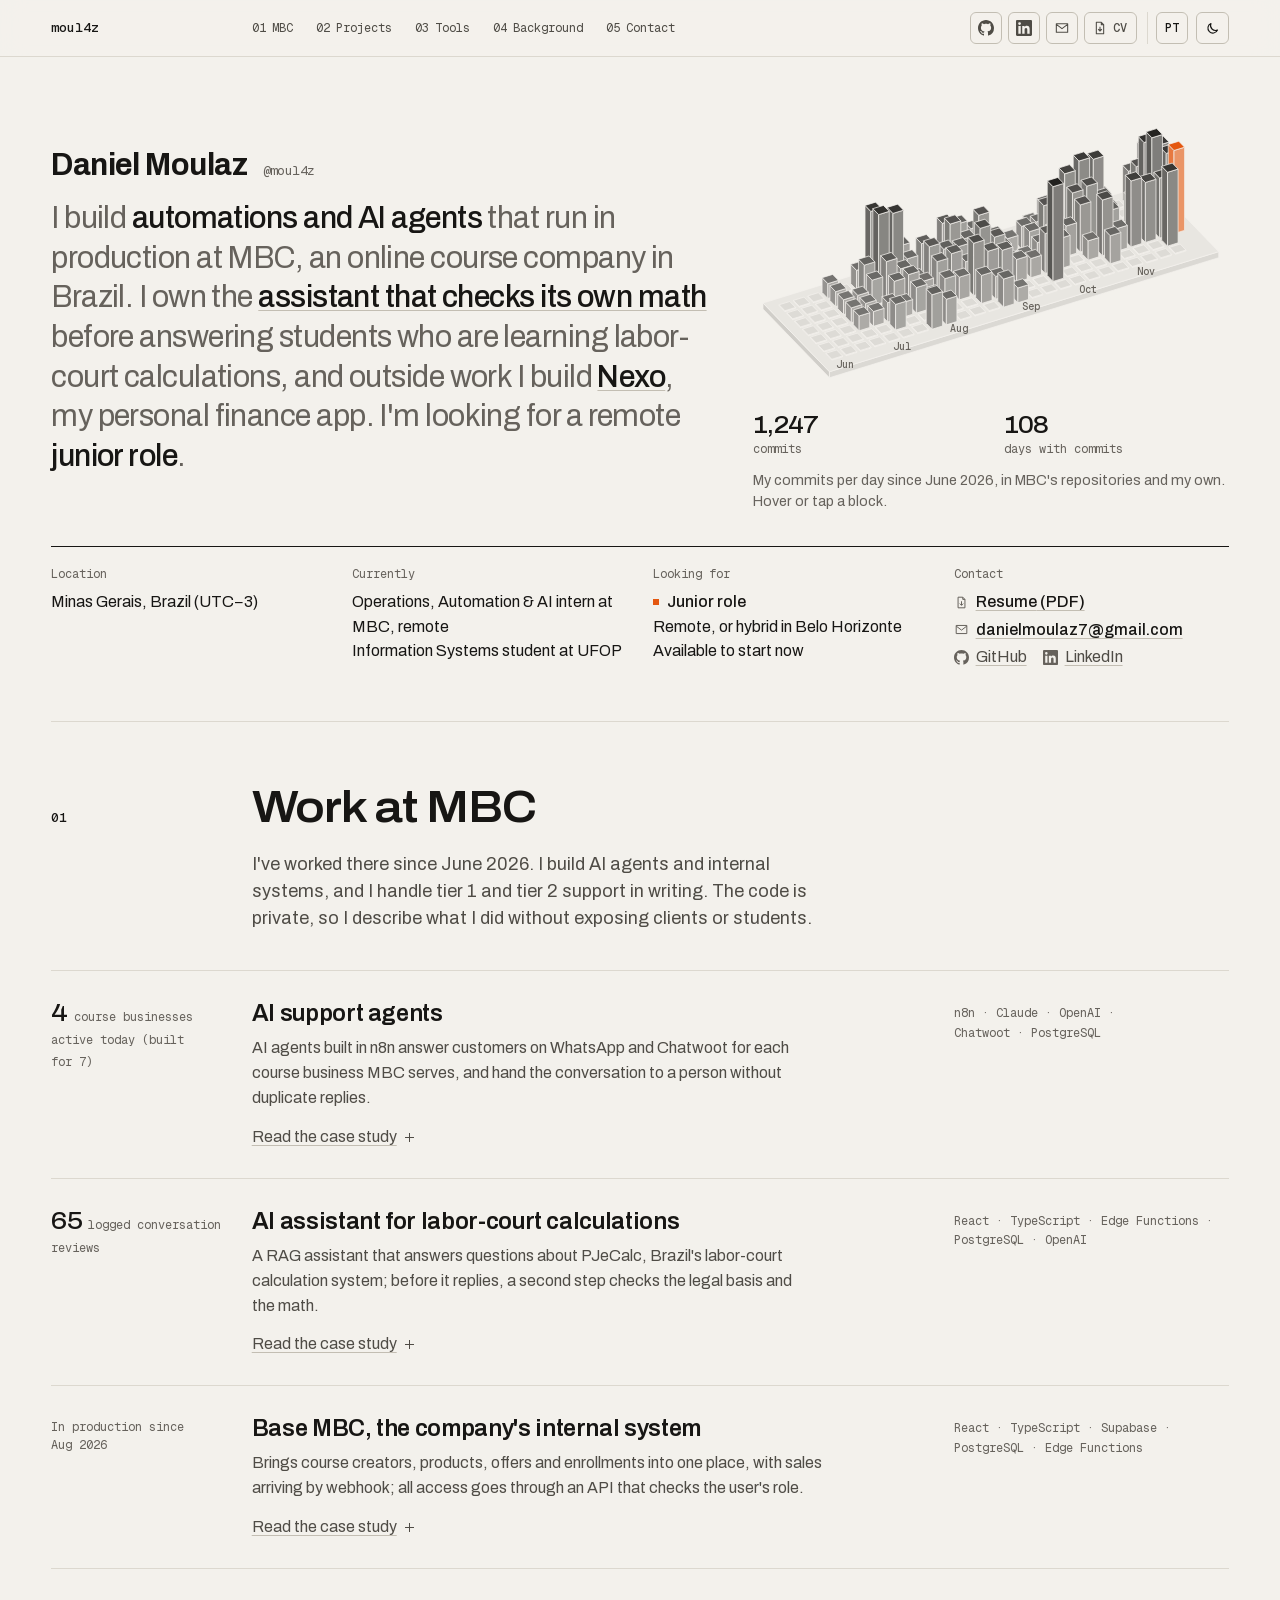
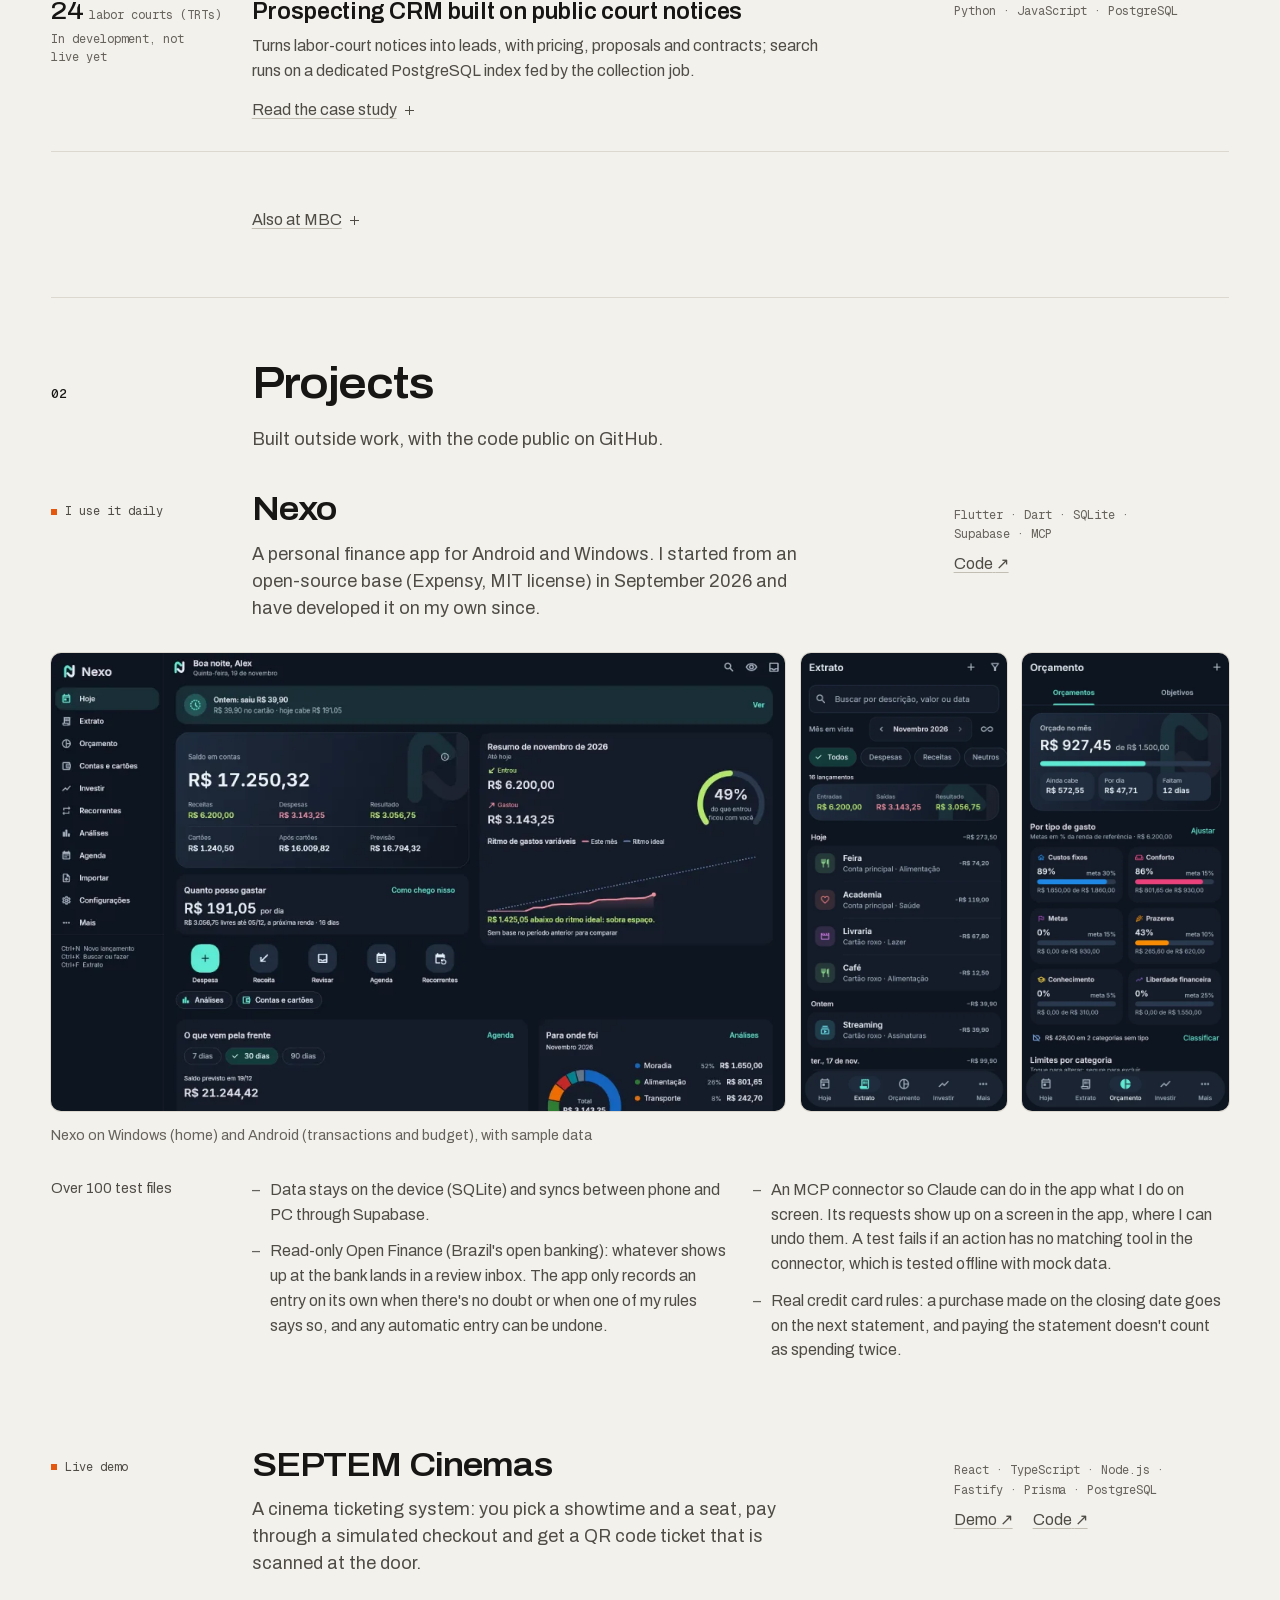
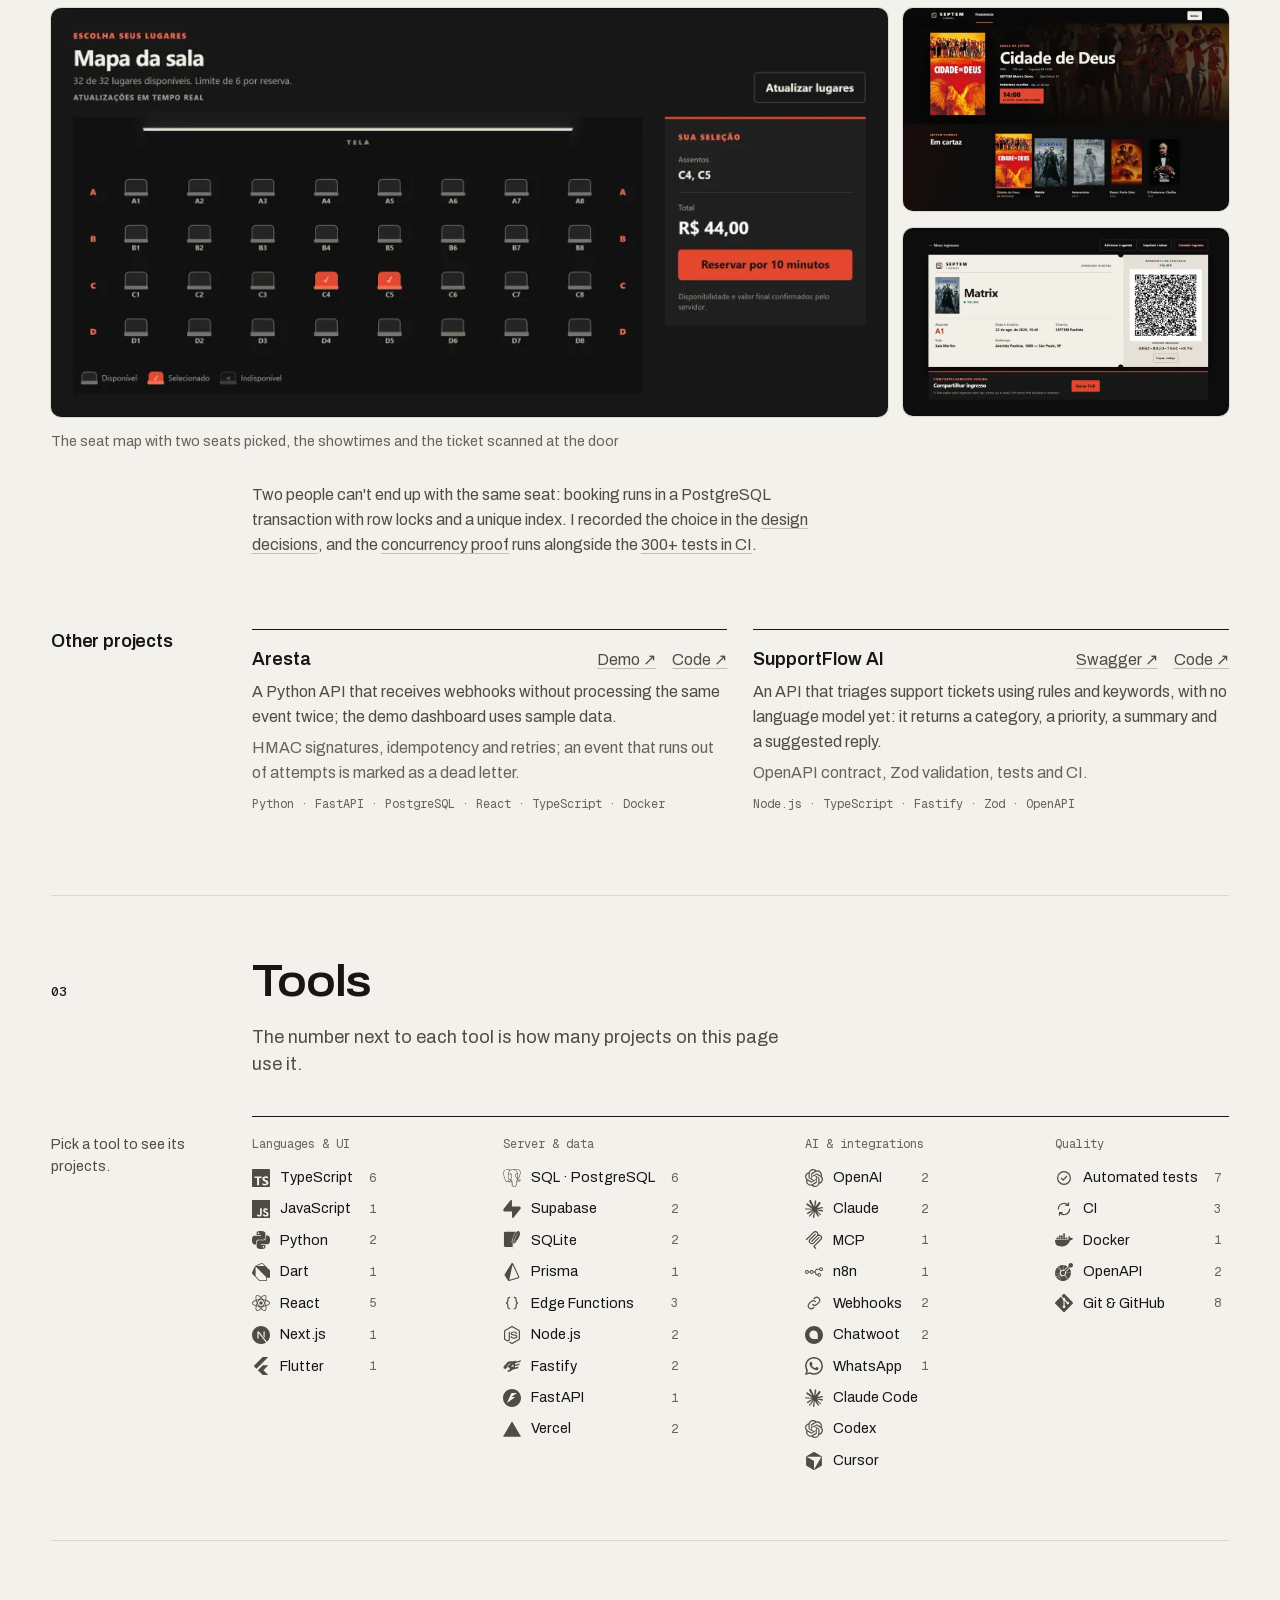
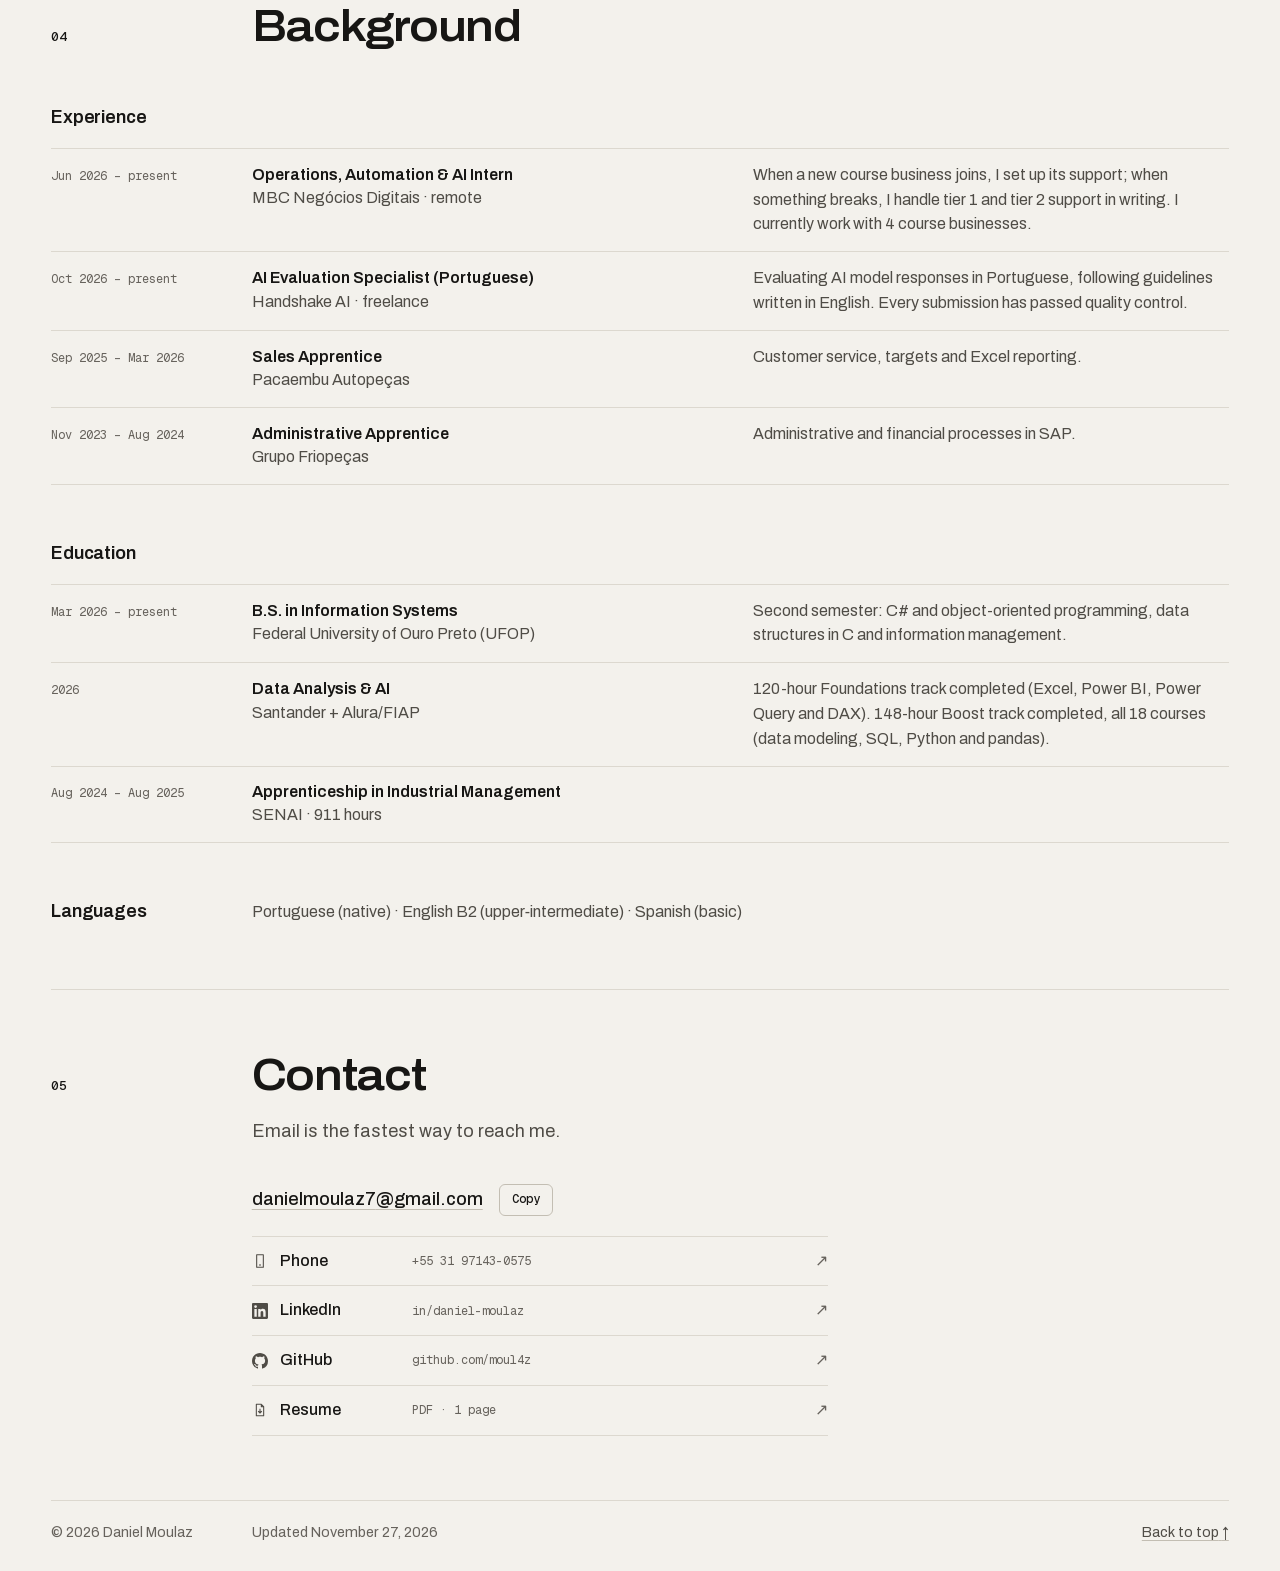
<file: en/index.html>
<!DOCTYPE html><!--cc18163fcee3_d0e30f3d--><html lang="en" class="__variable_7347c0 __variable_d19bea"><head><meta charSet="utf-8"/><meta name="viewport" content="width=device-width, initial-scale=1"/><link rel="stylesheet" href="/_next/static/css/56b8f642a0ffb2f8.css" data-precedence="next"/><link rel="preload" as="font" type="font/woff2" crossorigin="" href="/_next/static/media/c214ffb7f5362987-s.p.woff2"/><link rel="preload" as="font" type="font/woff2" crossorigin="" href="/_next/static/media/7d4881bb7e1bf84d.p.woff2"/><link rel="preload" as="script" fetchPriority="low" href="/_next/static/chunks/webpack-fd6b990aac46a47f.js"/><script src="/_next/static/chunks/4bd1b696-c023c6e3521b1417.js" async=""></script><script src="/_next/static/chunks/255-0e5ac6cd71b0e266.js" async=""></script><script src="/_next/static/chunks/main-app-9e2adcb4d07cd08f.js" async=""></script><script src="/_next/static/chunks/323-adc981c9a0caabf0.js" async=""></script><script src="/_next/static/chunks/app/(en)/en/page-788e046308de511d.js" async=""></script><meta name="theme-color" media="(prefers-color-scheme: light)" content="#f3f1ec"/><meta name="theme-color" media="(prefers-color-scheme: dark)" content="#0f0f0e"/><title>Daniel Moulaz · Automation &amp; AI Agent Developer</title><meta name="description" content="I build automations and AI agents with n8n, Claude and OpenAI, in production at MBC. Seeking a remote junior role. Information Systems student at UFOP."/><link rel="canonical" href="https://moulaz.dev/en/"/><link rel="alternate" hrefLang="pt-BR" href="https://moulaz.dev/"/><link rel="alternate" hrefLang="en" href="https://moulaz.dev/en/"/><link rel="alternate" hrefLang="x-default" href="https://moulaz.dev/en/"/><meta property="og:title" content="Daniel Moulaz · Automation &amp; AI Agent Developer"/><meta property="og:description" content="I build automations and AI agents with n8n, Claude and OpenAI, in production at MBC. Seeking a remote junior role. Information Systems student at UFOP."/><meta property="og:url" content="https://moulaz.dev/en/"/><meta property="og:site_name" content="moulaz.dev"/><meta property="og:locale" content="en_US"/><meta property="og:image" content="https://moulaz.dev/og-en.png"/><meta property="og:image:width" content="1200"/><meta property="og:image:height" content="630"/><meta property="og:image:type" content="image/png"/><meta property="og:image:alt" content="Daniel Moulaz, automation and AI agent developer. moulaz.dev/en"/><meta property="og:locale:alternate" content="pt_BR"/><meta property="og:type" content="website"/><meta name="twitter:card" content="summary_large_image"/><meta name="twitter:title" content="Daniel Moulaz · Automation &amp; AI Agent Developer"/><meta name="twitter:description" content="I build automations and AI agents with n8n, Claude and OpenAI, in production at MBC. Seeking a remote junior role. Information Systems student at UFOP."/><meta name="twitter:image" content="https://moulaz.dev/og-en.png"/><meta name="twitter:image:alt" content="Daniel Moulaz, automation and AI agent developer. moulaz.dev/en"/><link rel="icon" href="/icon.svg" type="image/svg+xml"/><link rel="icon" href="/icon-192.png" sizes="192x192" type="image/png"/><link rel="icon" href="/favicon.ico" sizes="48x48"/><link rel="apple-touch-icon" href="/apple-touch-icon.png"/><script>document.documentElement.classList.add("js");try{var t=localStorage.getItem("theme");if(t==="light"||t==="dark")document.documentElement.dataset.theme=t}catch(e){}(function(d){var c={light:"#f3f1ec",dark:"#0f0f0e"};function s(){var v=c[d.dataset.theme],m=document.getElementById("theme-color");if(!v){if(m)m.remove();return}if(!m){m=document.createElement("meta");m.name="theme-color";m.id="theme-color";document.head.prepend(m)}m.content=v}s();new MutationObserver(s).observe(d,{attributes:true,attributeFilter:["data-theme"]})})(document.documentElement);</script><script src="/_next/static/chunks/polyfills-42372ed130431b0a.js" noModule=""></script></head><body><div hidden=""><!--$--><!--/$--></div><script type="application/ld+json">{"@context":"https://schema.org","@graph":[{"@type":"ProfilePage","@id":"https://moulaz.dev/en/#page","url":"https://moulaz.dev/en/","name":"Daniel Moulaz · Automation & AI Agent Developer","inLanguage":"en","isPartOf":{"@id":"https://moulaz.dev/#site"},"dateCreated":"2026-11-19","dateModified":"2026-11-25","mainEntity":{"@id":"https://moulaz.dev/#daniel"}},{"@type":"Person","@id":"https://moulaz.dev/#daniel","name":"Daniel Moulaz","alternateName":"moul4z","url":"https://moulaz.dev/","description":"I build automations and AI agents with n8n, Claude and OpenAI, in production at MBC. Seeking a remote junior role. Information Systems student at UFOP.","jobTitle":"Operations, Automation & AI Intern","worksFor":{"@type":"Organization","name":"MBC Negócios Digitais"},"address":{"@type":"PostalAddress","addressRegion":"MG","addressCountry":"BR"},"email":"mailto:danielmoulaz7@gmail.com","knowsLanguage":["pt-BR","en","es"],"sameAs":["https://www.linkedin.com/in/daniel-moulaz","https://github.com/moul4z"]}]}</script><a class="skip-link" href="#conteudo">Skip to content</a><span id="nova-aba" hidden="">opens in a new tab</span><header class="top"><div class="wrap g top-in"><a href="/en/" class="brand">moul4z</a><nav class="nav" aria-label="Sections"><a href="#trabalho"><span class="nav-n" aria-hidden="true">01</span>MBC</a><a href="#projetos"><span class="nav-n" aria-hidden="true">02</span>Projects</a><a href="#ferramentas"><span class="nav-n" aria-hidden="true">03</span>Tools</a><a href="#trajetoria"><span class="nav-n" aria-hidden="true">04</span>Background</a><a href="#contato"><span class="nav-n" aria-hidden="true">05</span>Contact</a></nav><div class="tools"><span class="quick"><a href="https://github.com/moul4z" class="icon-btn ico-btn" aria-label="GitHub" title="GitHub" target="_blank" rel="noopener" aria-describedby="nova-aba"><svg class="ico" width="16" height="16" viewBox="0 0 16 16" aria-hidden="true" focusable="false" fill="currentColor" stroke-linejoin="round"><path d="M8 0C3.58 0 0 3.58 0 8c0 3.54 2.29 6.53 5.47 7.59.4.07.55-.17.55-.38 0-.19-.01-.82-.01-1.49-2.01.37-2.53-.49-2.69-.94-.09-.23-.48-.94-.82-1.13-.28-.15-.68-.52-.01-.53.63-.01 1.08.58 1.23.82.72 1.21 1.87.87 2.33.66.07-.52.28-.87.51-1.07-1.78-.2-3.64-.89-3.64-3.95 0-.87.31-1.59.82-2.15-.08-.2-.36-1.02.08-2.12 0 0 .67-.21 2.2.82.64-.18 1.32-.27 2-.27.68 0 1.36.09 2 .27 1.53-1.04 2.2-.82 2.2-.82.44 1.1.16 1.92.08 2.12.51.56.82 1.27.82 2.15 0 3.07-1.87 3.75-3.65 3.95.29.25.54.73.54 1.48 0 1.07-.01 1.93-.01 2.2 0 .21.15.46.55.38A8.013 8.013 0 0016 8c0-4.42-3.58-8-8-8z"></path></svg></a><a href="https://www.linkedin.com/in/daniel-moulaz" class="icon-btn ico-btn" aria-label="LinkedIn" title="LinkedIn" target="_blank" rel="noopener" aria-describedby="nova-aba"><svg class="ico" width="16" height="16" viewBox="0 0 24 24" aria-hidden="true" focusable="false" fill="currentColor" stroke-linejoin="round"><path d="M20.45 20.45h-3.55v-5.57c0-1.33-.03-3.04-1.85-3.04-1.85 0-2.14 1.45-2.14 2.94v5.67H9.35V9h3.41v1.56h.05c.48-.9 1.64-1.85 3.37-1.85 3.6 0 4.27 2.37 4.27 5.46v6.28zM5.34 7.43a2.06 2.06 0 1 1 0-4.13 2.06 2.06 0 0 1 0 4.13zM7.12 20.45H3.56V9h3.56v11.45zM22.22 0H1.77C.79 0 0 .77 0 1.73v20.54C0 23.23.79 24 1.77 24h20.45c.98 0 1.78-.77 1.78-1.73V1.73C24 .77 23.2 0 22.22 0z"></path></svg></a><a class="icon-btn ico-btn" href="mailto:danielmoulaz7@gmail.com" aria-label="Email: danielmoulaz7@gmail.com" title="danielmoulaz7@gmail.com"><svg class="ico" width="16" height="16" viewBox="0 0 24 24" aria-hidden="true" focusable="false" fill="none" stroke="currentColor" stroke-width="1.6" stroke-linejoin="round"><path d="M3.5 5.5h17v13h-17z M3.5 6.5 12 13l8.5-6.5"></path></svg></a><a href="/daniel-moulaz-resume.pdf" class="icon-btn cv-btn" aria-label="CV: Resume (PDF)" title="CV: Resume (PDF)" target="_blank" rel="noopener" aria-describedby="nova-aba"><svg class="ico" width="16" height="16" viewBox="0 0 24 24" aria-hidden="true" focusable="false" fill="none" stroke="currentColor" stroke-width="1.6" stroke-linejoin="round"><path d="M14 3.5H6.5v17h11V7z M14 3.5V7h3.5 M12 10v6.5 M9.25 13.75 12 16.5l2.75-2.75"></path></svg><span class="cv-short">CV</span></a></span><a class="icon-btn" href="/" hrefLang="pt-BR" lang="pt-BR" aria-label="PT: versão em português">PT</a><button type="button" class="icon-btn theme-btn" aria-label="Switch between light and dark theme" title="Switch between light and dark theme"><svg class="moon" viewBox="0 0 24 24" width="15" height="15" aria-hidden="true"><path fill="none" stroke="currentColor" stroke-width="1.8" stroke-linejoin="round" d="M20 14.5A8 8 0 0 1 9.5 4a8 8 0 1 0 10.5 10.5Z"></path></svg><svg class="sun" viewBox="0 0 24 24" width="15" height="15" aria-hidden="true"><g fill="none" stroke="currentColor" stroke-width="1.8" stroke-linecap="round"><circle cx="12" cy="12" r="4.2"></circle><path d="M12 2.5v2.2M12 19.3v2.2M4.6 4.6l1.6 1.6M17.8 17.8l1.6 1.6M2.5 12h2.2M19.3 12h2.2M4.6 19.4l1.6-1.6M17.8 6.2l1.6-1.6"></path></g></svg></button></div></div></header><main id="conteudo" class="wrap" tabindex="-1"><section class="hero g" aria-labelledby="hero-name"><div class="hero-text"><h1 id="hero-name" class="name">Daniel Moulaz<!-- --> <span class="handle">@moul4z</span></h1><p class="statement">I build <strong>automations and AI agents</strong> that run in production at MBC, an online course company in Brazil. I own the <a href="#assistente" class="tlink"><strong>assistant that checks its own math</strong></a> before answering students who are learning labor-court calculations, and outside work I build <a href="#nexo" class="tlink"><strong>Nexo</strong></a>, my personal finance app. I&#x27;m looking for a remote <strong>junior role</strong>.</p></div><figure class="sky"><div class="sky-stage"><canvas role="img" aria-label="3D chart of my commits per day since June 2026, one block per day, taller with more commits."></canvas><p class="sky-tip" aria-hidden="true" hidden=""></p></div><figcaption><dl class="sky-stats"><div><dt>commits</dt><dd>1,247</dd></div><div><dt>days with commits</dt><dd>108</dd></div></dl><p>My commits per day since June 2026, in MBC&#x27;s repositories and my own. Hover or tap a block.</p></figcaption></figure><dl class="facts"><div><dt>Location</dt><dd>Minas Gerais, Brazil (UTC−3)</dd></div><div><dt>Currently</dt><dd><span class="line">Operations, Automation &amp; AI intern at MBC, remote</span><span class="line">Information Systems student at UFOP</span></dd></div><div><dt>Looking for</dt><dd><span class="line seeking"><span class="led" aria-hidden="true"></span>Junior role</span><span class="line">Remote, or hybrid in Belo Horizonte</span><span class="line">Available to start now</span></dd></div><div><dt>Contact</dt><dd><span class="line"><a href="/daniel-moulaz-resume.pdf" class="mlink strong with-ico" target="_blank" rel="noopener" aria-describedby="nova-aba"><svg class="ico" width="15" height="15" viewBox="0 0 24 24" aria-hidden="true" focusable="false" fill="none" stroke="currentColor" stroke-width="1.6" stroke-linejoin="round"><path d="M14 3.5H6.5v17h11V7z M14 3.5V7h3.5 M12 10v6.5 M9.25 13.75 12 16.5l2.75-2.75"></path></svg><span>Resume<!-- --> (PDF)</span></a></span><span class="line"><a class="mlink strong with-ico nowrap" href="mailto:danielmoulaz7@gmail.com"><svg class="ico" width="15" height="15" viewBox="0 0 24 24" aria-hidden="true" focusable="false" fill="none" stroke="currentColor" stroke-width="1.6" stroke-linejoin="round"><path d="M3.5 5.5h17v13h-17z M3.5 6.5 12 13l8.5-6.5"></path></svg><span>danielmoulaz7@gmail.com</span></a></span><span class="line links-inline"><a href="https://github.com/moul4z" class="mlink with-ico" target="_blank" rel="noopener" aria-describedby="nova-aba"><svg class="ico" width="15" height="15" viewBox="0 0 16 16" aria-hidden="true" focusable="false" fill="currentColor" stroke-linejoin="round"><path d="M8 0C3.58 0 0 3.58 0 8c0 3.54 2.29 6.53 5.47 7.59.4.07.55-.17.55-.38 0-.19-.01-.82-.01-1.49-2.01.37-2.53-.49-2.69-.94-.09-.23-.48-.94-.82-1.13-.28-.15-.68-.52-.01-.53.63-.01 1.08.58 1.23.82.72 1.21 1.87.87 2.33.66.07-.52.28-.87.51-1.07-1.78-.2-3.64-.89-3.64-3.95 0-.87.31-1.59.82-2.15-.08-.2-.36-1.02.08-2.12 0 0 .67-.21 2.2.82.64-.18 1.32-.27 2-.27.68 0 1.36.09 2 .27 1.53-1.04 2.2-.82 2.2-.82.44 1.1.16 1.92.08 2.12.51.56.82 1.27.82 2.15 0 3.07-1.87 3.75-3.65 3.95.29.25.54.73.54 1.48 0 1.07-.01 1.93-.01 2.2 0 .21.15.46.55.38A8.013 8.013 0 0016 8c0-4.42-3.58-8-8-8z"></path></svg><span>GitHub</span></a><a href="https://www.linkedin.com/in/daniel-moulaz" class="mlink with-ico" target="_blank" rel="noopener" aria-describedby="nova-aba"><svg class="ico" width="15" height="15" viewBox="0 0 24 24" aria-hidden="true" focusable="false" fill="currentColor" stroke-linejoin="round"><path d="M20.45 20.45h-3.55v-5.57c0-1.33-.03-3.04-1.85-3.04-1.85 0-2.14 1.45-2.14 2.94v5.67H9.35V9h3.41v1.56h.05c.48-.9 1.64-1.85 3.37-1.85 3.6 0 4.27 2.37 4.27 5.46v6.28zM5.34 7.43a2.06 2.06 0 1 1 0-4.13 2.06 2.06 0 0 1 0 4.13zM7.12 20.45H3.56V9h3.56v11.45zM22.22 0H1.77C.79 0 0 .77 0 1.73v20.54C0 23.23.79 24 1.77 24h20.45c.98 0 1.78-.77 1.78-1.73V1.73C24 .77 23.2 0 22.22 0z"></path></svg><span>LinkedIn</span></a></span></dd></div></dl></section><section id="trabalho" class="sec" aria-labelledby="trabalho-t"><header class="g sec-head" data-reveal="true"><p class="sec-n" aria-hidden="true">01</p><div class="sec-t"><h2 id="trabalho-t">Work at MBC</h2><p class="lead">I&#x27;ve worked there since June 2026. I build AI agents and internal systems, and I handle tier 1 and tier 2 support in writing. The code is private, so I describe what I did without exposing clients or students.</p></div></header><ol class="cases hover-list" data-reveal="true"><li id="agentes" class="case g"><p class="datum"><span class="datum-n">4</span><span class="datum-l">course businesses active today (built for 7)</span></p><div class="c"><h3>AI support agents</h3><p class="sum">AI agents built in n8n answer customers on WhatsApp and Chatwoot for each course business MBC serves, and hand the conversation to a person without duplicate replies.</p></div><p class="x stack">n8n · Claude · OpenAI · Chatwoot · PostgreSQL</p><details class="case-more"><summary>Read the case study<span class="sr-only">: <!-- -->AI support agents</span><span class="plus" aria-hidden="true"></span></summary><dl class="case-body"><div><dt>The problem</dt><dd>Across every course business MBC serves, the support team answered the same questions every day on WhatsApp and Chatwoot (the help desk).</dd></div><div><dt>What I did</dt><dd><p>I built and maintain the agents, the knowledge base and the curation workflow.</p><ul><li>Agents built in n8n with Claude and OpenAI, connected to WhatsApp and Chatwoot.</li><li>A knowledge base built from the support team&#x27;s real answers.</li><li>Handoff to a human agent without duplicate replies.</li><li>A curation dashboard (Vercel + Postgres): a workflow finds new questions in conversations, and the team approves them before they enter the knowledge base.</li></ul></dd></div><div><dt>The hard part</dt><dd>When a human agent takes over the conversation, the AI agent has to stop right away, without sending anything else and without leaving the customer unanswered.</dd></div><div><dt>Result</dt><dd class="result">I built the agents for 7 course businesses. Some of them later left MBC, and 4 are still active today, with human handoff. Nothing new enters the knowledge base without the team&#x27;s approval.</dd></div></dl></details></li><li id="assistente" class="case g"><p class="datum"><span class="datum-n">65</span><span class="datum-l">logged conversation reviews</span></p><div class="c"><h3>AI assistant for labor-court calculations</h3><p class="sum">A RAG assistant that answers questions about PJeCalc, Brazil&#x27;s labor-court calculation system; before it replies, a second step checks the legal basis and the math.</p></div><p class="x stack">React · TypeScript · Edge Functions · PostgreSQL · OpenAI</p><details class="case-more"><summary>Read the case study<span class="sr-only">: <!-- -->AI assistant for labor-court calculations</span><span class="plus" aria-hidden="true"></span></summary><dl class="case-body"><div><dt>The problem</dt><dd>Students in a course on labor-court calculations (working out what is owed in a labor lawsuit) get stuck on PJeCalc and on passages of the court ruling, often outside support hours. In this field, a wrong answer becomes a wrong calculation in a real lawsuit.</dd></div><div><dt>What I did</dt><dd><p>I&#x27;ve owned the project since July 2026: 300+ commits and 70+ pull requests, now on version 9.5.</p><ul><li>Migrated the Python/FastAPI prototype to React, TypeScript Edge Functions and PostgreSQL.</li><li>Split each answer into two steps: a draft, then a reviewer that checks the legal basis and returns a structured approval.</li><li>Added PDF and screenshot input for court rulings, with a dedicated mode for analyzing the ruling.</li><li>Added automatic checks on any math that appears in an answer.</li><li>Access limited to students: sign-in by emailed link or code, checked against the student list synced from the course platform.</li><li>Set up regression tests for every release and logged 65 conversation reviews. I once caught a regression where the assistant read “honorários” (legal fees) as the course price.</li></ul></dd></div><div><dt>The hard part</dt><dd>The cost per answer had to drop without quality dropping with it. I measured the prompt cache and found that only 14% of the prompt was being reused, because the fixed part was mixed in with each question&#x27;s context. I reorganized the prompt so the fixed part comes first, and the reviewer now simply approves the draft when it is already correct, instead of rewriting the whole answer.</dd></div><div><dt>Result</dt><dd class="result">In production for students, with the cost of each answer measured (about US$0.04 in the August review) and every fix recorded under a version number.</dd></div></dl></details></li><li id="base" class="case g"><p class="datum"><span class="datum-s">In production since Aug 2026</span></p><div class="c"><h3>Base MBC, the company&#x27;s internal system</h3><p class="sum">Brings course creators, products, offers and enrollments into one place, with sales arriving by webhook; all access goes through an API that checks the user&#x27;s role.</p></div><p class="x stack">React · TypeScript · Supabase · PostgreSQL · Edge Functions</p><details class="case-more"><summary>Read the case study<span class="sr-only">: <!-- -->Base MBC, the company&#x27;s internal system</span><span class="plus" aria-hidden="true"></span></summary><dl class="case-body"><div><dt>The problem</dt><dd>For each course business MBC serves, sales, access and support data lived on different platforms, and every report was put together by hand.</dd></div><div><dt>What I did</dt><dd><p>I built most of the system between August and October 2026.</p><ul><li>Sales from Guru and TMB (payment platforms) arrive by webhook and become enrollments through functions inside the database.</li><li>Student access synced with the course platform (Curseduca).</li><li>A support dashboard built on Chatwoot data: customer satisfaction (CSAT) and time to first response, recalculated daily.</li><li>A role-based permission matrix covered by tests, with personal data hidden according to the viewer&#x27;s role.</li></ul></dd></div><div><dt>The hard part</dt><dd>Nobody should see more than they&#x27;re allowed to. So the browser can&#x27;t read any table directly: every table has row-level security (RLS) enabled with no policies, which blocks everything by default. All access goes through an API that checks that the user is signed in, is on the team and has a role that allows the action. Revoking someone&#x27;s access takes effect on the very next request.</dd></div><div><dt>Result</dt><dd class="result">In production since August 2026. Every release first goes through type checking, linting, tests, the build and a secret scan.</dd></div></dl></details></li><li id="prospeccao" class="case g"><p class="datum"><span class="datum-n">24</span><span class="datum-l">labor courts (TRTs)</span><span class="datum-s">In development, not live yet</span></p><div class="c"><h3>Prospecting CRM built on public court notices</h3><p class="sum">Turns labor-court notices into leads, with pricing, proposals and contracts; search runs on a dedicated PostgreSQL index fed by the collection job.</p></div><p class="x stack">Python · JavaScript · PostgreSQL</p><details class="case-more"><summary>Read the case study<span class="sr-only">: <!-- -->Prospecting CRM built on public court notices</span><span class="plus" aria-hidden="true"></span></summary><dl class="case-body"><div><dt>The problem</dt><dd>Students prospect law firms, but the information is scattered across the daily notices of 24 regional labor courts, and everything else is kept in spreadsheets and separate tools.</dd></div><div><dt>What I did</dt><dd><p>I built most of it (101 of 150 commits), working with one other person on the team.</p><ul><li>Daily collection of notices from 24 regional labor courts, into a dedicated PostgreSQL index that keeps search interactive.</li><li>Leads linked to people and firms by bar number (OAB) and company tax ID (CNPJ), with a Kanban board and Google Maps as a second source.</li><li>Pricing, proposals and contracts created inside each lead.</li><li>Sign-in by emailed link.</li></ul></dd></div><div><dt>The hard part</dt><dd>The public API can only be queried by court, by day and by phrase, capped at 1,000 items. A live search would take dozens of calls, so I split the two: collection runs in batches and writes to a dedicated index, where search stays interactive.</dd></div><div><dt>Result</dt><dd class="result">In development. Each phase comes with its own test suite, now at 1,620 checks, plus mutation testing on the critical rules.</dd></div></dl></details></li></ol><div class="g also-row" data-reveal="true"><details class="c also-more"><summary>Also at MBC<span class="plus" aria-hidden="true"></span></summary><ul class="also-list"><li>I handle tier 1 and tier 2 support in writing and trace access failures through logs, payloads and SQL.</li><li>I set up support for new course businesses: Chatwoot, WhatsApp, tags, tickets and an AI agent.</li><li>I link 5 payment platforms to the course platform with n8n and webhooks; a failed read never revokes access.</li><li>I build internal tools in React and Supabase, such as the bonus-delivery tool used by 4 course businesses.</li><li>For course launches, I automate lead capture in WhatsApp groups, live-session reminders and product access.</li></ul></details></div></section><section id="projetos" class="sec" aria-labelledby="projetos-t"><header class="g sec-head" data-reveal="true"><p class="sec-n" aria-hidden="true">02</p><div class="sec-t"><h2 id="projetos-t">Projects</h2><p class="lead">Built outside work, with the code public on GitHub.</p></div></header><article id="nexo" class="feature" aria-label="Nexo"><div class="g feat-head" data-reveal="true"><p class="state"><span class="led" aria-hidden="true"></span>I use it daily</p><div class="c"><h3 class="feature-name">Nexo</h3><p class="feature-sum">A personal finance app for Android and Windows. I started from an open-source base (Expensy, MIT license) in September 2026 and have developed it on my own since.</p></div><div class="x"><p class="stack">Flutter · Dart · SQLite · Supabase · MCP</p><p class="links"><a href="https://github.com/moul4z/Nexo" class="mlink" target="_blank" rel="noopener" aria-describedby="nova-aba">Code<span class="sr-only">: <!-- -->Nexo</span> <span aria-hidden="true">↗</span></a></p></div></div><div data-reveal="true"><figure class="gallery"><div class="shots-row" style="grid-template-columns:minmax(0, 1.600fr) minmax(0, 0.450fr) minmax(0, 0.450fr)"><button type="button" class="shot" aria-label="Enlarge: Nexo home screen on Windows: account balance, daily spending allowance, monthly summary and spending pace, with sample data"><img src="/img/nexo-desktop.webp" srcSet="/img/nexo-desktop-480.webp 480w, /img/nexo-desktop-600.webp 600w, /img/nexo-desktop-960.webp 960w, /img/nexo-desktop-1200.webp 1200w, /img/nexo-desktop.webp 1440w" sizes="(max-width: 720px) calc(100vw - 40px), (max-width: 1440px) calc((100vw - 40px) * 0.640), calc(1312px * 0.640)" width="1440" height="900" alt="" loading="lazy" decoding="async"/><span class="shot-hint" aria-hidden="true">Enlarge<svg viewBox="0 0 12 12" width="11" height="11" aria-hidden="true"><path d="M7 1h4v4M5 11H1V7M11 1 7.2 4.8M1 11l3.8-3.8" fill="none" stroke="currentColor" stroke-width="1.3"></path></svg></span></button><button type="button" class="shot tall" aria-label="Enlarge: Nexo transactions screen on Android, with search, filters and the day&#x27;s entries by category, with sample data"><img src="/img/nexo-extrato.webp" srcSet="/img/nexo-extrato-480.webp 480w, /img/nexo-extrato-600.webp 600w, /img/nexo-extrato.webp 824w" sizes="(max-width: 720px) calc((100vw - 50px) / 2), (max-width: 1440px) calc((100vw - 40px) * 0.180), calc(1312px * 0.180)" width="824" height="1830" alt="" loading="lazy" decoding="async"/><span class="shot-hint" aria-hidden="true">Enlarge<svg viewBox="0 0 12 12" width="11" height="11" aria-hidden="true"><path d="M7 1h4v4M5 11H1V7M11 1 7.2 4.8M1 11l3.8-3.8" fill="none" stroke="currentColor" stroke-width="1.3"></path></svg></span></button><button type="button" class="shot tall" aria-label="Enlarge: Nexo budget on Android: amount budgeted this month, what still fits per day and goals by type of spending, with sample data"><img src="/img/nexo-orcamento.webp" srcSet="/img/nexo-orcamento-480.webp 480w, /img/nexo-orcamento-600.webp 600w, /img/nexo-orcamento.webp 824w" sizes="(max-width: 720px) calc((100vw - 50px) / 2), (max-width: 1440px) calc((100vw - 40px) * 0.180), calc(1312px * 0.180)" width="824" height="1830" alt="" loading="lazy" decoding="async"/><span class="shot-hint" aria-hidden="true">Enlarge<svg viewBox="0 0 12 12" width="11" height="11" aria-hidden="true"><path d="M7 1h4v4M5 11H1V7M11 1 7.2 4.8M1 11l3.8-3.8" fill="none" stroke="currentColor" stroke-width="1.3"></path></svg></span></button></div><figcaption class="g"><span class="cap">Nexo on Windows (home) and Android (transactions and budget), with sample data</span></figcaption><dialog class="lightbox" aria-label="Nexo on Windows (home) and Android (transactions and budget), with sample data"></dialog></figure></div><div class="g feat-body" data-reveal="true"><p class="hl-m">Over 100 test files</p><ul class="cw points two"><li>Data stays on the device (SQLite) and syncs between phone and PC through Supabase.</li><li>Read-only Open Finance (Brazil&#x27;s open banking): whatever shows up at the bank lands in a review inbox. The app only records an entry on its own when there&#x27;s no doubt or when one of my rules says so, and any automatic entry can be undone.</li><li>An MCP connector so Claude can do in the app what I do on screen. Its requests show up on a screen in the app, where I can undo them. A test fails if an action has no matching tool in the connector, which is tested offline with mock data.</li><li>Real credit card rules: a purchase made on the closing date goes on the next statement, and paying the statement doesn&#x27;t count as spending twice.</li></ul></div></article><article class="feature" aria-label="SEPTEM Cinemas"><div class="g feat-head" data-reveal="true"><p class="state"><span class="led" aria-hidden="true"></span>Live demo</p><div class="c"><h3 class="feature-name">SEPTEM Cinemas</h3><p class="feature-sum">A cinema ticketing system: you pick a showtime and a seat, pay through a simulated checkout and get a QR code ticket that is scanned at the door.</p></div><div class="x"><p class="stack">React · TypeScript · Node.js · Fastify · Prisma · PostgreSQL</p><p class="links"><a href="https://septem-cinemas.vercel.app" class="mlink" target="_blank" rel="noopener" aria-describedby="nova-aba">Demo<span class="sr-only">: <!-- -->SEPTEM Cinemas</span> <span aria-hidden="true">↗</span></a><a href="https://github.com/moul4z/septem-cinemas" class="mlink" target="_blank" rel="noopener" aria-describedby="nova-aba">Code<span class="sr-only">: <!-- -->SEPTEM Cinemas</span> <span aria-hidden="true">↗</span></a></p></div></div><div data-reveal="true"><figure class="gallery mosaic"><div class="shots-row"><button type="button" class="shot" aria-label="Enlarge: SEPTEM seat map with seats C4 and C5 selected and a total of R$44.00"><img src="/img/septem-assentos.webp" srcSet="/img/septem-assentos-480.webp 480w, /img/septem-assentos-600.webp 600w, /img/septem-assentos-960.webp 960w, /img/septem-assentos-1200.webp 1200w, /img/septem-assentos-1440.webp 1440w, /img/septem-assentos.webp 1600w" sizes="(max-width: 720px) calc(100vw - 40px), (max-width: 1440px) calc((100vw - 40px) * 0.72), calc(1312px * 0.72)" width="1600" height="781" alt="" loading="lazy" decoding="async"/><span class="shot-hint" aria-hidden="true">Enlarge<svg viewBox="0 0 12 12" width="11" height="11" aria-hidden="true"><path d="M7 1h4v4M5 11H1V7M11 1 7.2 4.8M1 11l3.8-3.8" fill="none" stroke="currentColor" stroke-width="1.3"></path></svg></span></button><button type="button" class="shot" aria-label="Enlarge: SEPTEM Cinemas home page with the featured movie, the showtime and the movies now showing"><img src="/img/septem-home.webp" srcSet="/img/septem-home-480.webp 480w, /img/septem-home-600.webp 600w, /img/septem-home-960.webp 960w, /img/septem-home-1200.webp 1200w, /img/septem-home-1440.webp 1440w, /img/septem-home.webp 1800w" sizes="(max-width: 720px) calc((100vw - 50px) / 2), (max-width: 1440px) calc((100vw - 40px) * 0.28), calc(1312px * 0.28)" width="1800" height="1125" alt="" loading="lazy" decoding="async"/><span class="shot-hint" aria-hidden="true">Enlarge<svg viewBox="0 0 12 12" width="11" height="11" aria-hidden="true"><path d="M7 1h4v4M5 11H1V7M11 1 7.2 4.8M1 11l3.8-3.8" fill="none" stroke="currentColor" stroke-width="1.3"></path></svg></span></button><button type="button" class="shot" aria-label="Enlarge: SEPTEM digital ticket with QR code, seat, auditorium and manual code"><img src="/img/septem-ingresso.webp" srcSet="/img/septem-ingresso-480.webp 480w, /img/septem-ingresso-600.webp 600w, /img/septem-ingresso-960.webp 960w, /img/septem-ingresso-1200.webp 1200w, /img/septem-ingresso.webp 1385w" sizes="(max-width: 720px) calc((100vw - 50px) / 2), (max-width: 1440px) calc((100vw - 40px) * 0.28), calc(1312px * 0.28)" width="1385" height="799" alt="" loading="lazy" decoding="async"/><span class="shot-hint" aria-hidden="true">Enlarge<svg viewBox="0 0 12 12" width="11" height="11" aria-hidden="true"><path d="M7 1h4v4M5 11H1V7M11 1 7.2 4.8M1 11l3.8-3.8" fill="none" stroke="currentColor" stroke-width="1.3"></path></svg></span></button></div><figcaption class="g"><span class="cap">The seat map with two seats picked, the showtimes and the ticket scanned at the door</span></figcaption><dialog class="lightbox" aria-label="The seat map with two seats picked, the showtimes and the ticket scanned at the door"></dialog></figure></div><div class="g feat-body" data-reveal="true"><p class="c hl-c">Two people can&#x27;t end up with the same seat: booking runs in a PostgreSQL transaction with row locks and a unique index. I recorded the choice in the <a href="https://github.com/moul4z/septem-cinemas/blob/main/docs/DECISIONS.md" class="tlink" target="_blank" rel="noopener" aria-describedby="nova-aba">design decisions</a>, and the <a href="https://github.com/moul4z/septem-cinemas/blob/main/docs/CONCURRENCY-PROOF.md" class="tlink" target="_blank" rel="noopener" aria-describedby="nova-aba">concurrency proof</a> runs alongside the <a href="https://github.com/moul4z/septem-cinemas/actions/workflows/ci.yml" class="tlink" target="_blank" rel="noopener" aria-describedby="nova-aba">300+ tests in CI</a>.</p></div></article><div class="g more-row" data-reveal="true"><h3 class="sub-t">Other projects</h3><ul class="cw more hover-list"><li><div class="more-top"><h4>Aresta</h4><span class="more-links"><a href="https://aresta.daniel-moulaz.workers.dev" class="mlink" target="_blank" rel="noopener" aria-describedby="nova-aba">Demo<span class="sr-only">: <!-- -->Aresta</span> <span aria-hidden="true">↗</span></a><a href="https://github.com/moul4z/aresta" class="mlink" target="_blank" rel="noopener" aria-describedby="nova-aba">Code<span class="sr-only">: <!-- -->Aresta</span> <span aria-hidden="true">↗</span></a></span></div><p class="sum">A Python API that receives webhooks without processing the same event twice; the demo dashboard uses sample data.</p><p class="hl">HMAC signatures, idempotency and retries; an event that runs out of attempts is marked as a dead letter.</p><p class="stack">Python · FastAPI · PostgreSQL · React · TypeScript · Docker</p></li><li><div class="more-top"><h4>SupportFlow AI</h4><span class="more-links"><a href="https://supportflow-ai-production.up.railway.app/docs" class="mlink" target="_blank" rel="noopener" aria-describedby="nova-aba">Swagger<span class="sr-only">: <!-- -->SupportFlow AI</span> <span aria-hidden="true">↗</span></a><a href="https://github.com/moul4z/supportflow-ai" class="mlink" target="_blank" rel="noopener" aria-describedby="nova-aba">Code<span class="sr-only">: <!-- -->SupportFlow AI</span> <span aria-hidden="true">↗</span></a></span></div><p class="sum">An API that triages support tickets using rules and keywords, with no language model yet: it returns a category, a priority, a summary and a suggested reply.</p><p class="hl">OpenAPI contract, Zod validation, tests and CI.</p><p class="stack">Node.js · TypeScript · Fastify · Zod · OpenAPI</p></li></ul></div></section><section id="ferramentas" class="sec" aria-labelledby="ferramentas-t"><header class="g sec-head" data-reveal="true"><p class="sec-n" aria-hidden="true">03</p><div class="sec-t"><h2 id="ferramentas-t">Tools</h2><p class="lead">The number next to each tool is how many projects on this page use it.</p></div></header><div data-reveal="true"><div class="stk"><p class="g stk-readout"><span class="stk-readout-t">Pick a tool to see its projects.</span></p><p class="sr-only" role="status"></p><div class="g"><div class="stk-groups"><div class="stk-group"><h3 class="stk-label" id="stk-g0">Languages &amp; UI</h3><ul class="stk-list" role="list" aria-labelledby="stk-g0"><li><button type="button" class="stk-btn" aria-pressed="false"><svg class="stk-ico" width="18" height="18" viewBox="0 0 24 24" aria-hidden="true" focusable="false" fill="currentColor" stroke-linecap="round" stroke-linejoin="round"><path d="M1.125 0C.502 0 0 .502 0 1.125v21.75C0 23.498.502 24 1.125 24h21.75c.623 0 1.125-.502 1.125-1.125V1.125C24 .502 23.498 0 22.875 0zm17.363 9.75c.612 0 1.154.037 1.627.111a6.38 6.38 0 0 1 1.306.34v2.458a3.95 3.95 0 0 0-.643-.361 5.093 5.093 0 0 0-.717-.26 5.453 5.453 0 0 0-1.426-.2c-.3 0-.573.028-.819.086a2.1 2.1 0 0 0-.623.242c-.17.104-.3.229-.393.374a.888.888 0 0 0-.14.49c0 .196.053.373.156.529.104.156.252.304.443.444s.423.276.696.41c.273.135.582.274.926.416.47.197.892.407 1.266.628.374.222.695.473.963.753.268.279.472.598.614.957.142.359.214.776.214 1.253 0 .657-.125 1.21-.373 1.656a3.033 3.033 0 0 1-1.012 1.085 4.38 4.38 0 0 1-1.487.596c-.566.12-1.163.18-1.79.18a9.916 9.916 0 0 1-1.84-.164 5.544 5.544 0 0 1-1.512-.493v-2.63a5.033 5.033 0 0 0 3.237 1.2c.333 0 .624-.03.872-.09.249-.06.456-.144.623-.25.166-.108.29-.234.373-.38a1.023 1.023 0 0 0-.074-1.089 2.12 2.12 0 0 0-.537-.5 5.597 5.597 0 0 0-.807-.444 27.72 27.72 0 0 0-1.007-.436c-.918-.383-1.602-.852-2.053-1.405-.45-.553-.676-1.222-.676-2.005 0-.614.123-1.141.369-1.582.246-.441.58-.804 1.004-1.089a4.494 4.494 0 0 1 1.47-.629 7.536 7.536 0 0 1 1.77-.201zm-15.113.188h9.563v2.166H9.506v9.646H6.789v-9.646H3.375z"></path></svg><span class="stk-name">TypeScript</span><span class="stk-count" aria-hidden="true">6</span></button></li><li><button type="button" class="stk-btn" aria-pressed="false"><svg class="stk-ico" width="18" height="18" viewBox="0 0 24 24" aria-hidden="true" focusable="false" fill="currentColor" stroke-linecap="round" stroke-linejoin="round"><path d="M0 0h24v24H0V0zm22.034 18.276c-.175-1.095-.888-2.015-3.003-2.873-.736-.345-1.554-.585-1.797-1.14-.091-.33-.105-.51-.046-.705.15-.646.915-.84 1.515-.66.39.12.75.42.976.9 1.034-.676 1.034-.676 1.755-1.125-.27-.42-.404-.601-.586-.78-.63-.705-1.469-1.065-2.834-1.034l-.705.089c-.676.165-1.32.525-1.71 1.005-1.14 1.291-.811 3.541.569 4.471 1.365 1.02 3.361 1.244 3.616 2.205.24 1.17-.87 1.545-1.966 1.41-.811-.18-1.26-.586-1.755-1.336l-1.83 1.051c.21.48.45.689.81 1.109 1.74 1.756 6.09 1.666 6.871-1.004.029-.09.24-.705.074-1.65l.046.067zm-8.983-7.245h-2.248c0 1.938-.009 3.864-.009 5.805 0 1.232.063 2.363-.138 2.711-.33.689-1.18.601-1.566.48-.396-.196-.597-.466-.83-.855-.063-.105-.11-.196-.127-.196l-1.825 1.125c.305.63.75 1.172 1.324 1.517.855.51 2.004.675 3.207.405.783-.226 1.458-.691 1.811-1.411.51-.93.402-2.07.397-3.346.012-2.054 0-4.109 0-6.179l.004-.056z"></path></svg><span class="stk-name">JavaScript</span><span class="stk-count" aria-hidden="true">1</span></button></li><li><button type="button" class="stk-btn" aria-pressed="false"><svg class="stk-ico" width="18" height="18" viewBox="0 0 24 24" aria-hidden="true" focusable="false" fill="currentColor" stroke-linecap="round" stroke-linejoin="round"><path d="M14.25.18l.9.2.73.26.59.3.45.32.34.34.25.34.16.33.1.3.04.26.02.2-.01.13V8.5l-.05.63-.13.55-.21.46-.26.38-.3.31-.33.25-.35.19-.35.14-.33.1-.3.07-.26.04-.21.02H8.77l-.69.05-.59.14-.5.22-.41.27-.33.32-.27.35-.2.36-.15.37-.1.35-.07.32-.04.27-.02.21v3.06H3.17l-.21-.03-.28-.07-.32-.12-.35-.18-.36-.26-.36-.36-.35-.46-.32-.59-.28-.73-.21-.88-.14-1.05-.05-1.23.06-1.22.16-1.04.24-.87.32-.71.36-.57.4-.44.42-.33.42-.24.4-.16.36-.1.32-.05.24-.01h.16l.06.01h8.16v-.83H6.18l-.01-2.75-.02-.37.05-.34.11-.31.17-.28.25-.26.31-.23.38-.2.44-.18.51-.15.58-.12.64-.1.71-.06.77-.04.84-.02 1.27.05zm-6.3 1.98l-.23.33-.08.41.08.41.23.34.33.22.41.09.41-.09.33-.22.23-.34.08-.41-.08-.41-.23-.33-.33-.22-.41-.09-.41.09zm13.09 3.95l.28.06.32.12.35.18.36.27.36.35.35.47.32.59.28.73.21.88.14 1.04.05 1.23-.06 1.23-.16 1.04-.24.86-.32.71-.36.57-.4.45-.42.33-.42.24-.4.16-.36.09-.32.05-.24.02-.16-.01h-8.22v.82h5.84l.01 2.76.02.36-.05.34-.11.31-.17.29-.25.25-.31.24-.38.2-.44.17-.51.15-.58.13-.64.09-.71.07-.77.04-.84.01-1.27-.04-1.07-.14-.9-.2-.73-.25-.59-.3-.45-.33-.34-.34-.25-.34-.16-.33-.1-.3-.04-.25-.02-.2.01-.13v-5.34l.05-.64.13-.54.21-.46.26-.38.3-.32.33-.24.35-.2.35-.14.33-.1.3-.06.26-.04.21-.02.13-.01h5.84l.69-.05.59-.14.5-.21.41-.28.33-.32.27-.35.2-.36.15-.36.1-.35.07-.32.04-.28.02-.21V6.07h2.09l.14.01zm-6.47 14.25l-.23.33-.08.41.08.41.23.33.33.23.41.08.41-.08.33-.23.23-.33.08-.41-.08-.41-.23-.33-.33-.23-.41-.08-.41.08z"></path></svg><span class="stk-name">Python</span><span class="stk-count" aria-hidden="true">2</span></button></li><li><button type="button" class="stk-btn" aria-pressed="false"><svg class="stk-ico" width="18" height="18" viewBox="0 0 24 24" aria-hidden="true" focusable="false" fill="currentColor" stroke-linecap="round" stroke-linejoin="round"><path d="M4.105 4.105S9.158 1.58 11.684.316a3.079 3.079 0 0 1 1.481-.315c.766.047 1.677.788 1.677.788L24 9.948v9.789h-4.263V24H9.789l-9-9C.303 14.5 0 13.795 0 13.105c0-.319.18-.818.316-1.105l3.789-7.895zm.679.679v11.787c.002.543.021 1.024.498 1.508L10.204 23h8.533v-4.263L4.784 4.784zm12.055-.678c-.899-.896-1.809-1.78-2.74-2.643-.302-.267-.567-.468-1.07-.462-.37.014-.87.195-.87.195L6.341 4.105l10.498.001z"></path></svg><span class="stk-name">Dart</span><span class="stk-count" aria-hidden="true">1</span></button></li><li><button type="button" class="stk-btn" aria-pressed="false"><svg class="stk-ico" width="18" height="18" viewBox="0 0 24 24" aria-hidden="true" focusable="false" fill="currentColor" stroke-linecap="round" stroke-linejoin="round"><path d="M14.23 12.004a2.236 2.236 0 0 1-2.235 2.236 2.236 2.236 0 0 1-2.236-2.236 2.236 2.236 0 0 1 2.235-2.236 2.236 2.236 0 0 1 2.236 2.236zm2.648-10.69c-1.346 0-3.107.96-4.888 2.622-1.78-1.653-3.542-2.602-4.887-2.602-.41 0-.783.093-1.106.278-1.375.793-1.683 3.264-.973 6.365C1.98 8.917 0 10.42 0 12.004c0 1.59 1.99 3.097 5.043 4.03-.704 3.113-.39 5.588.988 6.38.32.187.69.275 1.102.275 1.345 0 3.107-.96 4.888-2.624 1.78 1.654 3.542 2.603 4.887 2.603.41 0 .783-.09 1.106-.275 1.374-.792 1.683-3.263.973-6.365C22.02 15.096 24 13.59 24 12.004c0-1.59-1.99-3.097-5.043-4.032.704-3.11.39-5.587-.988-6.38-.318-.184-.688-.277-1.092-.278zm-.005 1.09v.006c.225 0 .406.044.558.127.666.382.955 1.835.73 3.704-.054.46-.142.945-.25 1.44-.96-.236-2.006-.417-3.107-.534-.66-.905-1.345-1.727-2.035-2.447 1.592-1.48 3.087-2.292 4.105-2.295zm-9.77.02c1.012 0 2.514.808 4.11 2.28-.686.72-1.37 1.537-2.02 2.442-1.107.117-2.154.298-3.113.538-.112-.49-.195-.964-.254-1.42-.23-1.868.054-3.32.714-3.707.19-.09.4-.127.563-.132zm4.882 3.05c.455.468.91.992 1.36 1.564-.44-.02-.89-.034-1.345-.034-.46 0-.915.01-1.36.034.44-.572.895-1.096 1.345-1.565zM12 8.1c.74 0 1.477.034 2.202.093.406.582.802 1.203 1.183 1.86.372.64.71 1.29 1.018 1.946-.308.655-.646 1.31-1.013 1.95-.38.66-.773 1.288-1.18 1.87-.728.063-1.466.098-2.21.098-.74 0-1.477-.035-2.202-.093-.406-.582-.802-1.204-1.183-1.86-.372-.64-.71-1.29-1.018-1.946.303-.657.646-1.313 1.013-1.954.38-.66.773-1.286 1.18-1.868.728-.064 1.466-.098 2.21-.098zm-3.635.254c-.24.377-.48.763-.704 1.16-.225.39-.435.782-.635 1.174-.265-.656-.49-1.31-.676-1.947.64-.15 1.315-.283 2.015-.386zm7.26 0c.695.103 1.365.23 2.006.387-.18.632-.405 1.282-.66 1.933-.2-.39-.41-.783-.64-1.174-.225-.392-.465-.774-.705-1.146zm3.063.675c.484.15.944.317 1.375.498 1.732.74 2.852 1.708 2.852 2.476-.005.768-1.125 1.74-2.857 2.475-.42.18-.88.342-1.355.493-.28-.958-.646-1.956-1.1-2.98.45-1.017.81-2.01 1.085-2.964zm-13.395.004c.278.96.645 1.957 1.1 2.98-.45 1.017-.812 2.01-1.086 2.964-.484-.15-.944-.318-1.37-.5-1.732-.737-2.852-1.706-2.852-2.474 0-.768 1.12-1.742 2.852-2.476.42-.18.88-.342 1.356-.494zm11.678 4.28c.265.657.49 1.312.676 1.948-.64.157-1.316.29-2.016.39.24-.375.48-.762.705-1.158.225-.39.435-.788.636-1.18zm-9.945.02c.2.392.41.783.64 1.175.23.39.465.772.705 1.143-.695-.102-1.365-.23-2.006-.386.18-.63.406-1.282.66-1.933zM17.92 16.32c.112.493.2.968.254 1.423.23 1.868-.054 3.32-.714 3.708-.147.09-.338.128-.563.128-1.012 0-2.514-.807-4.11-2.28.686-.72 1.37-1.536 2.02-2.44 1.107-.118 2.154-.3 3.113-.54zm-11.83.01c.96.234 2.006.415 3.107.532.66.905 1.345 1.727 2.035 2.446-1.595 1.483-3.092 2.295-4.11 2.295-.22-.005-.406-.05-.553-.132-.666-.38-.955-1.834-.73-3.703.054-.46.142-.944.25-1.438zm4.56.64c.44.02.89.034 1.345.034.46 0 .915-.01 1.36-.034-.44.572-.895 1.095-1.345 1.565-.455-.47-.91-.993-1.36-1.565z"></path></svg><span class="stk-name">React</span><span class="stk-count" aria-hidden="true">5</span></button></li><li><button type="button" class="stk-btn" aria-pressed="false"><svg class="stk-ico" width="18" height="18" viewBox="0 0 24 24" aria-hidden="true" focusable="false" fill="currentColor" stroke-linecap="round" stroke-linejoin="round"><path d="M18.665 21.978C16.758 23.255 14.465 24 12 24 5.377 24 0 18.623 0 12S5.377 0 12 0s12 5.377 12 12c0 3.583-1.574 6.801-4.067 9.001L9.219 7.2H7.2v9.596h1.615V9.251l9.85 12.727Zm-3.332-8.533 1.6 2.061V7.2h-1.6v6.245Z"></path></svg><span class="stk-name">Next.js</span><span class="stk-count" aria-hidden="true">1</span></button></li><li><button type="button" class="stk-btn" aria-pressed="false"><svg class="stk-ico" width="18" height="18" viewBox="0 0 24 24" aria-hidden="true" focusable="false" fill="currentColor" stroke-linecap="round" stroke-linejoin="round"><path d="M14.314 0L2.3 12 6 15.7 21.684.013h-7.357zm.014 11.072L7.857 17.53l6.47 6.47H21.7l-6.46-6.468 6.46-6.46h-7.37z"></path></svg><span class="stk-name">Flutter</span><span class="stk-count" aria-hidden="true">1</span></button></li></ul></div><div class="stk-group"><h3 class="stk-label" id="stk-g1">Server &amp; data</h3><ul class="stk-list" role="list" aria-labelledby="stk-g1"><li><button type="button" class="stk-btn" aria-pressed="false"><svg class="stk-ico" width="18" height="18" viewBox="0 0 24 24" aria-hidden="true" focusable="false" fill="currentColor" stroke-linecap="round" stroke-linejoin="round"><path d="M23.5594 14.7228a.5269.5269 0 0 0-.0563-.1191c-.139-.2632-.4768-.3418-1.0074-.2321-1.6533.3411-2.2935.1312-2.5256-.0191 1.342-2.0482 2.445-4.522 3.0411-6.8297.2714-1.0507.7982-3.5237.1222-4.7316a1.5641 1.5641 0 0 0-.1509-.235C21.6931.9086 19.8007.0248 17.5099.0005c-1.4947-.0158-2.7705.3461-3.1161.4794a9.449 9.449 0 0 0-.5159-.0816 8.044 8.044 0 0 0-1.3114-.1278c-1.1822-.0184-2.2038.2642-3.0498.8406-.8573-.3211-4.7888-1.645-7.2219.0788C.9359 2.1526.3086 3.8733.4302 6.3043c.0409.818.5069 3.334 1.2423 5.7436.4598 1.5065.9387 2.7019 1.4334 3.582.553.9942 1.1259 1.5933 1.7143 1.7895.4474.1491 1.1327.1441 1.8581-.7279.8012-.9635 1.5903-1.8258 1.9446-2.2069.4351.2355.9064.3625 1.39.3772a.0569.0569 0 0 0 .0004.0041 11.0312 11.0312 0 0 0-.2472.3054c-.3389.4302-.4094.5197-1.5002.7443-.3102.064-1.1344.2339-1.1464.8115-.0025.1224.0329.2309.0919.3268.2269.4231.9216.6097 1.015.6331 1.3345.3335 2.5044.092 3.3714-.6787-.017 2.231.0775 4.4174.3454 5.0874.2212.5529.7618 1.9045 2.4692 1.9043.2505 0 .5263-.0291.8296-.0941 1.7819-.3821 2.5557-1.1696 2.855-2.9059.1503-.8707.4016-2.8753.5388-4.1012.0169-.0703.0357-.1207.057-.1362.0007-.0005.0697-.0471.4272.0307a.3673.3673 0 0 0 .0443.0068l.2539.0223.0149.001c.8468.0384 1.9114-.1426 2.5312-.4308.6438-.2988 1.8057-1.0323 1.5951-1.6698zM2.371 11.8765c-.7435-2.4358-1.1779-4.8851-1.2123-5.5719-.1086-2.1714.4171-3.6829 1.5623-4.4927 1.8367-1.2986 4.8398-.5408 6.108-.13-.0032.0032-.0066.0061-.0098.0094-2.0238 2.044-1.9758 5.536-1.9708 5.7495-.0002.0823.0066.1989.0162.3593.0348.5873.0996 1.6804-.0735 2.9184-.1609 1.1504.1937 2.2764.9728 3.0892.0806.0841.1648.1631.2518.2374-.3468.3714-1.1004 1.1926-1.9025 2.1576-.5677.6825-.9597.5517-1.0886.5087-.3919-.1307-.813-.5871-1.2381-1.3223-.4796-.839-.9635-2.0317-1.4155-3.5126zm6.0072 5.0871c-.1711-.0428-.3271-.1132-.4322-.1772.0889-.0394.2374-.0902.4833-.1409 1.2833-.2641 1.4815-.4506 1.9143-1.0002.0992-.126.2116-.2687.3673-.4426a.3549.3549 0 0 0 .0737-.1298c.1708-.1513.2724-.1099.4369-.0417.156.0646.3078.26.3695.4752.0291.1016.0619.2945-.0452.4444-.9043 1.2658-2.2216 1.2494-3.1676 1.0128zm2.094-3.988-.0525.141c-.133.3566-.2567.6881-.3334 1.003-.6674-.0021-1.3168-.2872-1.8105-.8024-.6279-.6551-.9131-1.5664-.7825-2.5004.1828-1.3079.1153-2.4468.079-3.0586-.005-.0857-.0095-.1607-.0122-.2199.2957-.2621 1.6659-.9962 2.6429-.7724.4459.1022.7176.4057.8305.928.5846 2.7038.0774 3.8307-.3302 4.7363-.084.1866-.1633.3629-.2311.5454zm7.3637 4.5725c-.0169.1768-.0358.376-.0618.5959l-.146.4383a.3547.3547 0 0 0-.0182.1077c-.0059.4747-.054.6489-.115.8693-.0634.2292-.1353.4891-.1794 1.0575-.11 1.4143-.8782 2.2267-2.4172 2.5565-1.5155.3251-1.7843-.4968-2.0212-1.2217a6.5824 6.5824 0 0 0-.0769-.2266c-.2154-.5858-.1911-1.4119-.1574-2.5551.0165-.5612-.0249-1.9013-.3302-2.6462.0044-.2932.0106-.5909.019-.8918a.3529.3529 0 0 0-.0153-.1126 1.4927 1.4927 0 0 0-.0439-.208c-.1226-.4283-.4213-.7866-.7797-.9351-.1424-.059-.4038-.1672-.7178-.0869.067-.276.1831-.5875.309-.9249l.0529-.142c.0595-.16.134-.3257.213-.5012.4265-.9476 1.0106-2.2453.3766-5.1772-.2374-1.0981-1.0304-1.6343-2.2324-1.5098-.7207.0746-1.3799.3654-1.7088.5321a5.6716 5.6716 0 0 0-.1958.1041c.0918-1.1064.4386-3.1741 1.7357-4.4823a4.0306 4.0306 0 0 1 .3033-.276.3532.3532 0 0 0 .1447-.0644c.7524-.5706 1.6945-.8506 2.802-.8325.4091.0067.8017.0339 1.1742.081 1.939.3544 3.2439 1.4468 4.0359 2.3827.8143.9623 1.2552 1.9315 1.4312 2.4543-1.3232-.1346-2.2234.1268-2.6797.779-.9926 1.4189.543 4.1729 1.2811 5.4964.1353.2426.2522.4522.2889.5413.2403.5825.5515.9713.7787 1.2552.0696.087.1372.1714.1885.245-.4008.1155-1.1208.3825-1.0552 1.717-.0123.1563-.0423.4469-.0834.8148-.0461.2077-.0702.4603-.0994.7662zm.8905-1.6211c-.0405-.8316.2691-.9185.5967-1.0105a2.8566 2.8566 0 0 0 .135-.0406 1.202 1.202 0 0 0 .1342.103c.5703.3765 1.5823.4213 3.0068.1344-.2016.1769-.5189.3994-.9533.6011-.4098.1903-1.0957.333-1.7473.3636-.7197.0336-1.0859-.0807-1.1721-.151zm.5695-9.2712c-.0059.3508-.0542.6692-.1054 1.0017-.055.3576-.112.7274-.1264 1.1762-.0142.4368.0404.8909.0932 1.3301.1066.887.216 1.8003-.2075 2.7014a3.5272 3.5272 0 0 1-.1876-.3856c-.0527-.1276-.1669-.3326-.3251-.6162-.6156-1.1041-2.0574-3.6896-1.3193-4.7446.3795-.5427 1.3408-.5661 2.1781-.463zm.2284 7.0137a12.3762 12.3762 0 0 0-.0853-.1074l-.0355-.0444c.7262-1.1995.5842-2.3862.4578-3.4385-.0519-.4318-.1009-.8396-.0885-1.2226.0129-.4061.0666-.7543.1185-1.0911.0639-.415.1288-.8443.1109-1.3505.0134-.0531.0188-.1158.0118-.1902-.0457-.4855-.5999-1.938-1.7294-3.253-.6076-.7073-1.4896-1.4972-2.6889-2.0395.5251-.1066 1.2328-.2035 2.0244-.1859 2.0515.0456 3.6746.8135 4.8242 2.2824a.908.908 0 0 1 .0667.1002c.7231 1.3556-.2762 6.2751-2.9867 10.5405zm-8.8166-6.1162c-.025.1794-.3089.4225-.6211.4225a.5821.5821 0 0 1-.0809-.0056c-.1873-.026-.3765-.144-.5059-.3156-.0458-.0605-.1203-.178-.1055-.2844.0055-.0401.0261-.0985.0925-.1488.1182-.0894.3518-.1226.6096-.0867.3163.0441.6426.1938.6113.4186zm7.9305-.4114c.0111.0792-.049.201-.1531.3102-.0683.0717-.212.1961-.4079.2232a.5456.5456 0 0 1-.075.0052c-.2935 0-.5414-.2344-.5607-.3717-.024-.1765.2641-.3106.5611-.352.297-.0414.6111.0088.6356.1851z"></path></svg><span class="stk-name">SQL · PostgreSQL</span><span class="stk-count" aria-hidden="true">6</span></button></li><li><button type="button" class="stk-btn" aria-pressed="false"><svg class="stk-ico" width="18" height="18" viewBox="0 0 24 24" aria-hidden="true" focusable="false" fill="currentColor" stroke-linecap="round" stroke-linejoin="round"><path d="M11.9 1.036c-.015-.986-1.26-1.41-1.874-.637L.764 12.05C-.33 13.427.65 15.455 2.409 15.455h9.579l.113 7.51c.014.985 1.259 1.408 1.873.636l9.262-11.653c1.093-1.375.113-3.403-1.645-3.403h-9.642z"></path></svg><span class="stk-name">Supabase</span><span class="stk-count" aria-hidden="true">2</span></button></li><li><button type="button" class="stk-btn" aria-pressed="false"><svg class="stk-ico" width="18" height="18" viewBox="0 0 24 24" aria-hidden="true" focusable="false" fill="currentColor" stroke-linecap="round" stroke-linejoin="round"><path d="M21.678.521c-1.032-.92-2.28-.55-3.513.544a8.71 8.71 0 0 0-.547.535c-2.109 2.237-4.066 6.38-4.674 9.544.237.48.422 1.093.544 1.561a13.044 13.044 0 0 1 .164.703s-.019-.071-.096-.296l-.05-.146a1.689 1.689 0 0 0-.033-.08c-.138-.32-.518-.995-.686-1.289-.143.423-.27.818-.376 1.176.484.884.778 2.4.778 2.4s-.025-.099-.147-.442c-.107-.303-.644-1.244-.772-1.464-.217.804-.304 1.346-.226 1.478.152.256.296.698.422 1.186.286 1.1.485 2.44.485 2.44l.017.224a22.41 22.41 0 0 0 .056 2.748c.095 1.146.273 2.13.5 2.657l.155-.084c-.334-1.038-.47-2.399-.41-3.967.09-2.398.642-5.29 1.661-8.304 1.723-4.55 4.113-8.201 6.3-9.945-1.993 1.8-4.692 7.63-5.5 9.788-.904 2.416-1.545 4.684-1.931 6.857.666-2.037 2.821-2.912 2.821-2.912s1.057-1.304 2.292-3.166c-.74.169-1.955.458-2.362.629-.6.251-.762.337-.762.337s1.945-1.184 3.613-1.72C21.695 7.9 24.195 2.767 21.678.521m-18.573.543A1.842 1.842 0 0 0 1.27 2.9v16.608a1.84 1.84 0 0 0 1.835 1.834h9.418a22.953 22.953 0 0 1-.052-2.707c-.006-.062-.011-.141-.016-.2a27.01 27.01 0 0 0-.473-2.378c-.121-.47-.275-.898-.369-1.057-.116-.197-.098-.31-.097-.432 0-.12.015-.245.037-.386a9.98 9.98 0 0 1 .234-1.045l.217-.028c-.017-.035-.014-.065-.031-.097l-.041-.381a32.8 32.8 0 0 1 .382-1.194l.2-.019c-.008-.016-.01-.038-.018-.053l-.043-.316c.63-3.28 2.587-7.443 4.8-9.791.066-.069.133-.128.198-.194Z"></path></svg><span class="stk-name">SQLite</span><span class="stk-count" aria-hidden="true">2</span></button></li><li><button type="button" class="stk-btn" aria-pressed="false"><svg class="stk-ico" width="18" height="18" viewBox="0 0 24 24" aria-hidden="true" focusable="false" fill="currentColor" stroke-linecap="round" stroke-linejoin="round"><path d="M21.8068 18.2848L13.5528.7565c-.207-.4382-.639-.7273-1.1286-.7541-.5023-.0293-.9523.213-1.2062.6253L2.266 15.1271c-.2773.4518-.2718 1.0091.0158 1.4555l4.3759 6.7786c.2608.4046.7127.6388 1.1823.6388.1332 0 .267-.0188.3987-.0577l12.7019-3.7568c.3891-.1151.7072-.3904.8737-.7553s.1633-.7828-.0075-1.1454zm-1.8481.7519L9.1814 22.2242c-.3292.0975-.6448-.1873-.5756-.5194l3.8501-18.4386c.072-.3448.5486-.3996.699-.0803l7.1288 15.138c.1344.2856-.019.6224-.325.7128z"></path></svg><span class="stk-name">Prisma</span><span class="stk-count" aria-hidden="true">1</span></button></li><li><button type="button" class="stk-btn" aria-pressed="false"><svg class="stk-ico" width="18" height="18" viewBox="0 0 24 24" aria-hidden="true" focusable="false" fill="none" stroke="currentColor" stroke-width="1.6" stroke-linecap="round" stroke-linejoin="round"><path d="M9 4.5c-1.8 0-2.5.8-2.5 2.5v2.3c0 1.3-.7 2.1-2 2.7 1.3.6 2 1.4 2 2.7V17c0 1.7.7 2.5 2.5 2.5 M15 4.5c1.8 0 2.5.8 2.5 2.5v2.3c0 1.3.7 2.1 2 2.7-1.3.6-2 1.4-2 2.7V17c0 1.7-.7 2.5-2.5 2.5"></path></svg><span class="stk-name">Edge Functions</span><span class="stk-count" aria-hidden="true">3</span></button></li><li><button type="button" class="stk-btn" aria-pressed="false"><svg class="stk-ico" width="18" height="18" viewBox="0 0 24 24" aria-hidden="true" focusable="false" fill="currentColor" stroke-linecap="round" stroke-linejoin="round"><path d="M11.998,24c-0.321,0-0.641-0.084-0.922-0.247l-2.936-1.737c-0.438-0.245-0.224-0.332-0.08-0.383 c0.585-0.203,0.703-0.25,1.328-0.604c0.065-0.037,0.151-0.023,0.218,0.017l2.256,1.339c0.082,0.045,0.197,0.045,0.272,0l8.795-5.076 c0.082-0.047,0.134-0.141,0.134-0.238V6.921c0-0.099-0.053-0.192-0.137-0.242l-8.791-5.072c-0.081-0.047-0.189-0.047-0.271,0 L3.075,6.68C2.99,6.729,2.936,6.825,2.936,6.921v10.15c0,0.097,0.054,0.189,0.139,0.235l2.409,1.392 c1.307,0.654,2.108-0.116,2.108-0.89V7.787c0-0.142,0.114-0.253,0.256-0.253h1.115c0.139,0,0.255,0.112,0.255,0.253v10.021 c0,1.745-0.95,2.745-2.604,2.745c-0.508,0-0.909,0-2.026-0.551L2.28,18.675c-0.57-0.329-0.922-0.945-0.922-1.604V6.921 c0-0.659,0.353-1.275,0.922-1.603l8.795-5.082c0.557-0.315,1.296-0.315,1.848,0l8.794,5.082c0.57,0.329,0.924,0.944,0.924,1.603 v10.15c0,0.659-0.354,1.273-0.924,1.604l-8.794,5.078C12.643,23.916,12.324,24,11.998,24z M19.099,13.993 c0-1.9-1.284-2.406-3.987-2.763c-2.731-0.361-3.009-0.548-3.009-1.187c0-0.528,0.235-1.233,2.258-1.233 c1.807,0,2.473,0.389,2.747,1.607c0.024,0.115,0.129,0.199,0.247,0.199h1.141c0.071,0,0.138-0.031,0.186-0.081 c0.048-0.054,0.074-0.123,0.067-0.196c-0.177-2.098-1.571-3.076-4.388-3.076c-2.508,0-4.004,1.058-4.004,2.833 c0,1.925,1.488,2.457,3.895,2.695c2.88,0.282,3.103,0.703,3.103,1.269c0,0.983-0.789,1.402-2.642,1.402 c-2.327,0-2.839-0.584-3.011-1.742c-0.02-0.124-0.126-0.215-0.253-0.215h-1.137c-0.141,0-0.254,0.112-0.254,0.253 c0,1.482,0.806,3.248,4.655,3.248C17.501,17.007,19.099,15.91,19.099,13.993z"></path></svg><span class="stk-name">Node.js</span><span class="stk-count" aria-hidden="true">2</span></button></li><li><button type="button" class="stk-btn" aria-pressed="false"><svg class="stk-ico" width="18" height="18" viewBox="0 0 24 24" aria-hidden="true" focusable="false" fill="currentColor" stroke-linecap="round" stroke-linejoin="round"><path d="M23.245 6.49L24 4.533l-.031-.121-7.473 1.967c.797-1.153.523-2.078.523-2.078s-2.387 1.524-4.193 1.485c-1.804-.04-2.387-.52-5.155.362-2.768.882-3.551 3.59-4.351 4.173-.804.583-3.32 2.477-3.32 2.477l.006.034 2.27-.724s-.622.585-1.945 2.37l-.062-.057.002.011s1.064 1.626 2.107 1.324a2.14 2.14 0 0 0 .353-.147c.419.234.967.463 1.572.525 0 0-.41-.475-.752-1.017l.238-.154.865.318-.096-.812c.003-.003.006-.003.008-.006l.849.311-.105-.738a5.65 5.65 0 0 1 .322-.158l.885-3.345 3.662-2.497-.291.733c-.741 1.826-2.135 2.256-2.135 2.256l-.582.22c-.433.512-.614.637-.764 2.353.348-.088.682-.107.984-.028 1.564.421 2.107 2.307 1.685 2.827-.104.13-.356.354-.673.617H7.77l-.008.514-.065.051h-.645l-.009.504-.17.127c-.607.011-1.373-.518-1.373-.518 0 .481.401 1.225.401 1.225l.07-.034-.061.045s1.625 1.083 2.646.681c.91-.356 3.263-2.213 5.296-3.093l6.15-1.62.811-2.1-4.688 1.235v-1.889l5.5-1.448.811-2.1-6.31 1.662V8.367zm-11.163 4l1.459-.384.02.074-.455 1.179-1.513.398zm.503 2.526l-1.512.398.489-1.266 1.459-.385.02.074zm1.971-.424l-1.513.398.49-1.266 1.459-.385.02.073Z"></path></svg><span class="stk-name">Fastify</span><span class="stk-count" aria-hidden="true">2</span></button></li><li><button type="button" class="stk-btn" aria-pressed="false"><svg class="stk-ico" width="18" height="18" viewBox="0 0 24 24" aria-hidden="true" focusable="false" fill="currentColor" stroke-linecap="round" stroke-linejoin="round"><path d="M12 .0387C5.3729.0384.0003 5.3931 0 11.9988c-.001 6.6066 5.372 11.9628 12 11.9625 6.628.0003 12.001-5.3559 12-11.9625-.0003-6.6057-5.3729-11.9604-12-11.96m-.829 5.4153h7.55l-7.5805 5.3284h5.1828L5.279 18.5436q2.9466-6.5444 5.892-13.0896"></path></svg><span class="stk-name">FastAPI</span><span class="stk-count" aria-hidden="true">1</span></button></li><li><button type="button" class="stk-btn" aria-pressed="false"><svg class="stk-ico" width="18" height="18" viewBox="0 0 24 24" aria-hidden="true" focusable="false" fill="currentColor" stroke-linecap="round" stroke-linejoin="round"><path d="m12 1.608 12 20.784H0Z"></path></svg><span class="stk-name">Vercel</span><span class="stk-count" aria-hidden="true">2</span></button></li></ul></div><div class="stk-group"><h3 class="stk-label" id="stk-g2">AI &amp; integrations</h3><ul class="stk-list" role="list" aria-labelledby="stk-g2"><li><button type="button" class="stk-btn" aria-pressed="false"><svg class="stk-ico" width="18" height="18" viewBox="0 0 24 24" aria-hidden="true" focusable="false" fill="currentColor" stroke-linecap="round" stroke-linejoin="round"><path d="M22.2819 9.8211a5.9847 5.9847 0 0 0-.5157-4.9108 6.0462 6.0462 0 0 0-6.5098-2.9A6.0651 6.0651 0 0 0 4.9807 4.1818a5.9847 5.9847 0 0 0-3.9977 2.9 6.0462 6.0462 0 0 0 .7427 7.0966 5.98 5.98 0 0 0 .511 4.9107 6.051 6.051 0 0 0 6.5146 2.9001A5.9847 5.9847 0 0 0 13.2599 24a6.0557 6.0557 0 0 0 5.7718-4.2058 5.9894 5.9894 0 0 0 3.9977-2.9001 6.0557 6.0557 0 0 0-.7475-7.0729zm-9.022 12.6081a4.4755 4.4755 0 0 1-2.8764-1.0408l.1419-.0804 4.7783-2.7582a.7948.7948 0 0 0 .3927-.6813v-6.7369l2.02 1.1686a.071.071 0 0 1 .038.052v5.5826a4.504 4.504 0 0 1-4.4945 4.4944zm-9.6607-4.1254a4.4708 4.4708 0 0 1-.5346-3.0137l.142.0852 4.783 2.7582a.7712.7712 0 0 0 .7806 0l5.8428-3.3685v2.3324a.0804.0804 0 0 1-.0332.0615L9.74 19.9502a4.4992 4.4992 0 0 1-6.1408-1.6464zM2.3408 7.8956a4.485 4.485 0 0 1 2.3655-1.9728V11.6a.7664.7664 0 0 0 .3879.6765l5.8144 3.3543-2.0201 1.1685a.0757.0757 0 0 1-.071 0l-4.8303-2.7865A4.504 4.504 0 0 1 2.3408 7.872zm16.5963 3.8558L13.1038 8.364 15.1192 7.2a.0757.0757 0 0 1 .071 0l4.8303 2.7913a4.4944 4.4944 0 0 1-.6765 8.1042v-5.6772a.79.79 0 0 0-.407-.667zm2.0107-3.0231l-.142-.0852-4.7735-2.7818a.7759.7759 0 0 0-.7854 0L9.409 9.2297V6.8974a.0662.0662 0 0 1 .0284-.0615l4.8303-2.7866a4.4992 4.4992 0 0 1 6.6802 4.66zM8.3065 12.863l-2.02-1.1638a.0804.0804 0 0 1-.038-.0567V6.0742a4.4992 4.4992 0 0 1 7.3757-3.4537l-.142.0805L8.704 5.459a.7948.7948 0 0 0-.3927.6813zm1.0976-2.3654l2.602-1.4998 2.6069 1.4998v2.9994l-2.5974 1.4997-2.6067-1.4997Z"></path></svg><span class="stk-name">OpenAI</span><span class="stk-count" aria-hidden="true">2</span></button></li><li><button type="button" class="stk-btn" aria-pressed="false"><svg class="stk-ico" width="18" height="18" viewBox="0 0 24 24" aria-hidden="true" focusable="false" fill="currentColor" stroke-linecap="round" stroke-linejoin="round"><path d="m4.7144 15.9555 4.7174-2.6471.079-.2307-.079-.1275h-.2307l-.7893-.0486-2.6956-.0729-2.3375-.0971-2.2646-.1214-.5707-.1215-.5343-.7042.0546-.3522.4797-.3218.686.0608 1.5179.1032 2.2767.1578 1.6514.0972 2.4468.255h.3886l.0546-.1579-.1336-.0971-.1032-.0972L6.973 9.8356l-2.55-1.6879-1.3356-.9714-.7225-.4918-.3643-.4614-.1578-1.0078.6557-.7225.8803.0607.2246.0607.8925.686 1.9064 1.4754 2.4893 1.8336.3643.3035.1457-.1032.0182-.0728-.164-.2733-1.3539-2.4467-1.445-2.4893-.6435-1.032-.17-.6194c-.0607-.255-.1032-.4674-.1032-.7285L6.287.1335 6.6997 0l.9957.1336.419.3642.6192 1.4147 1.0018 2.2282 1.5543 3.0296.4553.8985.2429.8318.091.255h.1579v-.1457l.1275-1.706.2368-2.0947.2307-2.6957.0789-.7589.3764-.9107.7468-.4918.5828.2793.4797.686-.0668.4433-.2853 1.8517-.5586 2.9021-.3643 1.9429h.2125l.2429-.2429.9835-1.3053 1.6514-2.0643.7286-.8196.85-.9046.5464-.4311h1.0321l.759 1.1293-.34 1.1657-1.0625 1.3478-.8804 1.1414-1.2628 1.7-.7893 1.36.0729.1093.1882-.0183 2.8535-.607 1.5421-.2794 1.8396-.3157.8318.3886.091.3946-.3278.8075-1.967.4857-2.3072.4614-3.4364.8136-.0425.0304.0486.0607 1.5482.1457.6618.0364h1.621l3.0175.2247.7892.522.4736.6376-.079.4857-1.2142.6193-1.6393-.3886-3.825-.9107-1.3113-.3279h-.1822v.1093l1.0929 1.0686 2.0035 1.8092 2.5075 2.3314.1275.5768-.3218.4554-.34-.0486-2.2039-1.6575-.85-.7468-1.9246-1.621h-.1275v.17l.4432.6496 2.3436 3.5214.1214 1.0807-.17.3521-.6071.2125-.6679-.1214-1.3721-1.9246L14.38 17.959l-1.1414-1.9428-.1397.079-.674 7.2552-.3156.3703-.7286.2793-.6071-.4614-.3218-.7468.3218-1.4753.3886-1.9246.3157-1.53.2853-1.9004.17-.6314-.0121-.0425-.1397.0182-1.4328 1.9672-2.1796 2.9446-1.7243 1.8456-.4128.164-.7164-.3704.0667-.6618.4008-.5889 2.386-3.0357 1.4389-1.882.929-1.0868-.0062-.1579h-.0546l-6.3385 4.1164-1.1293.1457-.4857-.4554.0608-.7467.2307-.2429 1.9064-1.3114Z"></path></svg><span class="stk-name">Claude</span><span class="stk-count" aria-hidden="true">2</span></button></li><li><button type="button" class="stk-btn" aria-pressed="false"><svg class="stk-ico" width="18" height="18" viewBox="0 0 24 24" aria-hidden="true" focusable="false" fill="currentColor" stroke-linecap="round" stroke-linejoin="round"><path d="M13.85 0a4.16 4.16 0 0 0-2.95 1.217L1.456 10.66a.835.835 0 0 0 0 1.18.835.835 0 0 0 1.18 0l9.442-9.442a2.49 2.49 0 0 1 3.541 0 2.49 2.49 0 0 1 0 3.541L8.59 12.97l-.1.1a.835.835 0 0 0 0 1.18.835.835 0 0 0 1.18 0l.1-.098 7.03-7.034a2.49 2.49 0 0 1 3.542 0l.049.05a2.49 2.49 0 0 1 0 3.54l-8.54 8.54a1.96 1.96 0 0 0 0 2.755l1.753 1.753a.835.835 0 0 0 1.18 0 .835.835 0 0 0 0-1.18l-1.753-1.753a.266.266 0 0 1 0-.394l8.54-8.54a4.185 4.185 0 0 0 0-5.9l-.05-.05a4.16 4.16 0 0 0-2.95-1.218c-.2 0-.401.02-.6.048a4.17 4.17 0 0 0-1.17-3.552A4.16 4.16 0 0 0 13.85 0m0 3.333a.84.84 0 0 0-.59.245L6.275 10.56a4.186 4.186 0 0 0 0 5.902 4.186 4.186 0 0 0 5.902 0L19.16 9.48a.835.835 0 0 0 0-1.18.835.835 0 0 0-1.18 0l-6.985 6.984a2.49 2.49 0 0 1-3.54 0 2.49 2.49 0 0 1 0-3.54l6.983-6.985a.835.835 0 0 0 0-1.18.84.84 0 0 0-.59-.245"></path></svg><span class="stk-name">MCP</span><span class="stk-count" aria-hidden="true">1</span></button></li><li><button type="button" class="stk-btn" aria-pressed="false"><svg class="stk-ico" width="18" height="18" viewBox="0 0 24 24" aria-hidden="true" focusable="false" fill="currentColor" stroke-linecap="round" stroke-linejoin="round"><path d="M21.4737 5.6842c-1.1772 0-2.1663.8051-2.4468 1.8947h-2.8955c-1.235 0-2.289.893-2.492 2.111l-.1038.623a1.263 1.263 0 0 1-1.246 1.0555H11.289c-.2805-1.0896-1.2696-1.8947-2.4468-1.8947s-2.1663.8051-2.4467 1.8947H4.973c-.2805-1.0896-1.2696-1.8947-2.4468-1.8947C1.1311 9.4737 0 10.6047 0 12s1.131 2.5263 2.5263 2.5263c1.1772 0 2.1663-.8051 2.4468-1.8947h1.4223c.2804 1.0896 1.2696 1.8947 2.4467 1.8947 1.1772 0 2.1663-.8051 2.4468-1.8947h1.0008a1.263 1.263 0 0 1 1.2459 1.0555l.1038.623c.203 1.218 1.257 2.111 2.492 2.111h.3692c.2804 1.0895 1.2696 1.8947 2.4468 1.8947 1.3952 0 2.5263-1.131 2.5263-2.5263s-1.131-2.5263-2.5263-2.5263c-1.1772 0-2.1664.805-2.4468 1.8947h-.3692a1.263 1.263 0 0 1-1.246-1.0555l-.1037-.623A2.52 2.52 0 0 0 13.9607 12a2.52 2.52 0 0 0 .821-1.4794l.1038-.623a1.263 1.263 0 0 1 1.2459-1.0555h2.8955c.2805 1.0896 1.2696 1.8947 2.4468 1.8947 1.3952 0 2.5263-1.131 2.5263-2.5263s-1.131-2.5263-2.5263-2.5263m0 1.2632a1.263 1.263 0 0 1 1.2631 1.2631 1.263 1.263 0 0 1-1.2631 1.2632 1.263 1.263 0 0 1-1.2632-1.2632 1.263 1.263 0 0 1 1.2632-1.2631M2.5263 10.7368A1.263 1.263 0 0 1 3.7895 12a1.263 1.263 0 0 1-1.2632 1.2632A1.263 1.263 0 0 1 1.2632 12a1.263 1.263 0 0 1 1.2631-1.2632m6.3158 0A1.263 1.263 0 0 1 10.1053 12a1.263 1.263 0 0 1-1.2632 1.2632A1.263 1.263 0 0 1 7.579 12a1.263 1.263 0 0 1 1.2632-1.2632m10.1053 3.7895a1.263 1.263 0 0 1 1.2631 1.2632 1.263 1.263 0 0 1-1.2631 1.2631 1.263 1.263 0 0 1-1.2632-1.2631 1.263 1.263 0 0 1 1.2632-1.2632"></path></svg><span class="stk-name">n8n</span><span class="stk-count" aria-hidden="true">1</span></button></li><li><button type="button" class="stk-btn" aria-pressed="false"><svg class="stk-ico" width="18" height="18" viewBox="0 0 24 24" aria-hidden="true" focusable="false" fill="none" stroke="currentColor" stroke-width="1.6" stroke-linecap="round" stroke-linejoin="round"><path d="M10.2 13.8a4 4 0 0 0 5.6 0l3-3a4 4 0 0 0-5.6-5.6l-1.1 1.1 M13.8 10.2a4 4 0 0 0-5.6 0l-3 3a4 4 0 0 0 5.6 5.6l1.1-1.1"></path></svg><span class="stk-name">Webhooks</span><span class="stk-count" aria-hidden="true">2</span></button></li><li><button type="button" class="stk-btn" aria-pressed="false"><svg class="stk-ico" width="18" height="18" viewBox="0 0 24 24" aria-hidden="true" focusable="false" fill="currentColor" stroke-linecap="round" stroke-linejoin="round"><path d="M0 12c0 6.629 5.371 12 12 12s12-5.371 12-12S18.629 0 12 0 0 5.371 0 12m17.008 5.29H11.44a5.57 5.57 0 0 1-5.562-5.567A5.57 5.57 0 0 1 11.44 6.16a5.57 5.57 0 0 1 5.567 5.563Z"></path></svg><span class="stk-name">Chatwoot</span><span class="stk-count" aria-hidden="true">2</span></button></li><li><button type="button" class="stk-btn" aria-pressed="false"><svg class="stk-ico" width="18" height="18" viewBox="0 0 24 24" aria-hidden="true" focusable="false" fill="currentColor" stroke-linecap="round" stroke-linejoin="round"><path d="M17.472 14.382c-.297-.149-1.758-.867-2.03-.967-.273-.099-.471-.148-.67.15-.197.297-.767.966-.94 1.164-.173.199-.347.223-.644.075-.297-.15-1.255-.463-2.39-1.475-.883-.788-1.48-1.761-1.653-2.059-.173-.297-.018-.458.13-.606.134-.133.298-.347.446-.52.149-.174.198-.298.298-.497.099-.198.05-.371-.025-.52-.075-.149-.669-1.612-.916-2.207-.242-.579-.487-.5-.669-.51-.173-.008-.371-.01-.57-.01-.198 0-.52.074-.792.372-.272.297-1.04 1.016-1.04 2.479 0 1.462 1.065 2.875 1.213 3.074.149.198 2.096 3.2 5.077 4.487.709.306 1.262.489 1.694.625.712.227 1.36.195 1.871.118.571-.085 1.758-.719 2.006-1.413.248-.694.248-1.289.173-1.413-.074-.124-.272-.198-.57-.347m-5.421 7.403h-.004a9.87 9.87 0 01-5.031-1.378l-.361-.214-3.741.982.998-3.648-.235-.374a9.86 9.86 0 01-1.51-5.26c.001-5.45 4.436-9.884 9.888-9.884 2.64 0 5.122 1.03 6.988 2.898a9.825 9.825 0 012.893 6.994c-.003 5.45-4.437 9.884-9.885 9.884m8.413-18.297A11.815 11.815 0 0012.05 0C5.495 0 .16 5.335.157 11.892c0 2.096.547 4.142 1.588 5.945L.057 24l6.305-1.654a11.882 11.882 0 005.683 1.448h.005c6.554 0 11.89-5.335 11.893-11.893a11.821 11.821 0 00-3.48-8.413Z"></path></svg><span class="stk-name">WhatsApp</span><span class="stk-count" aria-hidden="true">1</span></button></li><li><button type="button" class="stk-btn" aria-pressed="false"><svg class="stk-ico" width="18" height="18" viewBox="0 0 24 24" aria-hidden="true" focusable="false" fill="currentColor" stroke-linecap="round" stroke-linejoin="round"><path d="m4.7144 15.9555 4.7174-2.6471.079-.2307-.079-.1275h-.2307l-.7893-.0486-2.6956-.0729-2.3375-.0971-2.2646-.1214-.5707-.1215-.5343-.7042.0546-.3522.4797-.3218.686.0608 1.5179.1032 2.2767.1578 1.6514.0972 2.4468.255h.3886l.0546-.1579-.1336-.0971-.1032-.0972L6.973 9.8356l-2.55-1.6879-1.3356-.9714-.7225-.4918-.3643-.4614-.1578-1.0078.6557-.7225.8803.0607.2246.0607.8925.686 1.9064 1.4754 2.4893 1.8336.3643.3035.1457-.1032.0182-.0728-.164-.2733-1.3539-2.4467-1.445-2.4893-.6435-1.032-.17-.6194c-.0607-.255-.1032-.4674-.1032-.7285L6.287.1335 6.6997 0l.9957.1336.419.3642.6192 1.4147 1.0018 2.2282 1.5543 3.0296.4553.8985.2429.8318.091.255h.1579v-.1457l.1275-1.706.2368-2.0947.2307-2.6957.0789-.7589.3764-.9107.7468-.4918.5828.2793.4797.686-.0668.4433-.2853 1.8517-.5586 2.9021-.3643 1.9429h.2125l.2429-.2429.9835-1.3053 1.6514-2.0643.7286-.8196.85-.9046.5464-.4311h1.0321l.759 1.1293-.34 1.1657-1.0625 1.3478-.8804 1.1414-1.2628 1.7-.7893 1.36.0729.1093.1882-.0183 2.8535-.607 1.5421-.2794 1.8396-.3157.8318.3886.091.3946-.3278.8075-1.967.4857-2.3072.4614-3.4364.8136-.0425.0304.0486.0607 1.5482.1457.6618.0364h1.621l3.0175.2247.7892.522.4736.6376-.079.4857-1.2142.6193-1.6393-.3886-3.825-.9107-1.3113-.3279h-.1822v.1093l1.0929 1.0686 2.0035 1.8092 2.5075 2.3314.1275.5768-.3218.4554-.34-.0486-2.2039-1.6575-.85-.7468-1.9246-1.621h-.1275v.17l.4432.6496 2.3436 3.5214.1214 1.0807-.17.3521-.6071.2125-.6679-.1214-1.3721-1.9246L14.38 17.959l-1.1414-1.9428-.1397.079-.674 7.2552-.3156.3703-.7286.2793-.6071-.4614-.3218-.7468.3218-1.4753.3886-1.9246.3157-1.53.2853-1.9004.17-.6314-.0121-.0425-.1397.0182-1.4328 1.9672-2.1796 2.9446-1.7243 1.8456-.4128.164-.7164-.3704.0667-.6618.4008-.5889 2.386-3.0357 1.4389-1.882.929-1.0868-.0062-.1579h-.0546l-6.3385 4.1164-1.1293.1457-.4857-.4554.0608-.7467.2307-.2429 1.9064-1.3114Z"></path></svg><span class="stk-name">Claude Code</span></button></li><li><button type="button" class="stk-btn" aria-pressed="false"><svg class="stk-ico" width="18" height="18" viewBox="0 0 24 24" aria-hidden="true" focusable="false" fill="currentColor" stroke-linecap="round" stroke-linejoin="round"><path d="M22.2819 9.8211a5.9847 5.9847 0 0 0-.5157-4.9108 6.0462 6.0462 0 0 0-6.5098-2.9A6.0651 6.0651 0 0 0 4.9807 4.1818a5.9847 5.9847 0 0 0-3.9977 2.9 6.0462 6.0462 0 0 0 .7427 7.0966 5.98 5.98 0 0 0 .511 4.9107 6.051 6.051 0 0 0 6.5146 2.9001A5.9847 5.9847 0 0 0 13.2599 24a6.0557 6.0557 0 0 0 5.7718-4.2058 5.9894 5.9894 0 0 0 3.9977-2.9001 6.0557 6.0557 0 0 0-.7475-7.0729zm-9.022 12.6081a4.4755 4.4755 0 0 1-2.8764-1.0408l.1419-.0804 4.7783-2.7582a.7948.7948 0 0 0 .3927-.6813v-6.7369l2.02 1.1686a.071.071 0 0 1 .038.052v5.5826a4.504 4.504 0 0 1-4.4945 4.4944zm-9.6607-4.1254a4.4708 4.4708 0 0 1-.5346-3.0137l.142.0852 4.783 2.7582a.7712.7712 0 0 0 .7806 0l5.8428-3.3685v2.3324a.0804.0804 0 0 1-.0332.0615L9.74 19.9502a4.4992 4.4992 0 0 1-6.1408-1.6464zM2.3408 7.8956a4.485 4.485 0 0 1 2.3655-1.9728V11.6a.7664.7664 0 0 0 .3879.6765l5.8144 3.3543-2.0201 1.1685a.0757.0757 0 0 1-.071 0l-4.8303-2.7865A4.504 4.504 0 0 1 2.3408 7.872zm16.5963 3.8558L13.1038 8.364 15.1192 7.2a.0757.0757 0 0 1 .071 0l4.8303 2.7913a4.4944 4.4944 0 0 1-.6765 8.1042v-5.6772a.79.79 0 0 0-.407-.667zm2.0107-3.0231l-.142-.0852-4.7735-2.7818a.7759.7759 0 0 0-.7854 0L9.409 9.2297V6.8974a.0662.0662 0 0 1 .0284-.0615l4.8303-2.7866a4.4992 4.4992 0 0 1 6.6802 4.66zM8.3065 12.863l-2.02-1.1638a.0804.0804 0 0 1-.038-.0567V6.0742a4.4992 4.4992 0 0 1 7.3757-3.4537l-.142.0805L8.704 5.459a.7948.7948 0 0 0-.3927.6813zm1.0976-2.3654l2.602-1.4998 2.6069 1.4998v2.9994l-2.5974 1.4997-2.6067-1.4997Z"></path></svg><span class="stk-name">Codex</span></button></li><li><button type="button" class="stk-btn" aria-pressed="false"><svg class="stk-ico" width="18" height="18" viewBox="0 0 24 24" aria-hidden="true" focusable="false" fill="currentColor" stroke-linecap="round" stroke-linejoin="round"><path d="M11.503.131 1.891 5.678a.84.84 0 0 0-.42.726v11.188c0 .3.162.575.42.724l9.609 5.55a1 1 0 0 0 .998 0l9.61-5.55a.84.84 0 0 0 .42-.724V6.404a.84.84 0 0 0-.42-.726L12.497.131a1.01 1.01 0 0 0-.996 0M2.657 6.338h18.55c.263 0 .43.287.297.515L12.23 22.918c-.062.107-.229.064-.229-.06V12.335a.59.59 0 0 0-.295-.51l-9.11-5.257c-.109-.063-.064-.23.061-.23"></path></svg><span class="stk-name">Cursor</span></button></li></ul></div><div class="stk-group"><h3 class="stk-label" id="stk-g3">Quality</h3><ul class="stk-list" role="list" aria-labelledby="stk-g3"><li><button type="button" class="stk-btn" aria-pressed="false"><svg class="stk-ico" width="18" height="18" viewBox="0 0 24 24" aria-hidden="true" focusable="false" fill="none" stroke="currentColor" stroke-width="1.6" stroke-linecap="round" stroke-linejoin="round"><path d="M12 3.5a8.5 8.5 0 1 0 0 17 8.5 8.5 0 0 0 0-17z M8.4 12.2l2.5 2.5 4.7-5"></path></svg><span class="stk-name">Automated tests</span><span class="stk-count" aria-hidden="true">7</span></button></li><li><button type="button" class="stk-btn" aria-pressed="false"><svg class="stk-ico" width="18" height="18" viewBox="0 0 24 24" aria-hidden="true" focusable="false" fill="none" stroke="currentColor" stroke-width="1.6" stroke-linecap="round" stroke-linejoin="round"><path d="M19.5 12a7.5 7.5 0 0 1-13.2 4.9 M4.5 12a7.5 7.5 0 0 1 13.2-4.9 M18 3.8v3.5h-3.5 M6 20.2v-3.5h3.5"></path></svg><span class="stk-name">CI</span><span class="stk-count" aria-hidden="true">3</span></button></li><li><button type="button" class="stk-btn" aria-pressed="false"><svg class="stk-ico" width="18" height="18" viewBox="0 0 24 24" aria-hidden="true" focusable="false" fill="currentColor" stroke-linecap="round" stroke-linejoin="round"><path d="M13.983 11.078h2.119a.186.186 0 00.186-.185V9.006a.186.186 0 00-.186-.186h-2.119a.185.185 0 00-.185.185v1.888c0 .102.083.185.185.185m-2.954-5.43h2.118a.186.186 0 00.186-.186V3.574a.186.186 0 00-.186-.185h-2.118a.185.185 0 00-.185.185v1.888c0 .102.082.185.185.185m0 2.716h2.118a.187.187 0 00.186-.186V6.29a.186.186 0 00-.186-.185h-2.118a.185.185 0 00-.185.185v1.887c0 .102.082.185.185.186m-2.93 0h2.12a.186.186 0 00.184-.186V6.29a.185.185 0 00-.185-.185H8.1a.185.185 0 00-.185.185v1.887c0 .102.083.185.185.186m-2.964 0h2.119a.186.186 0 00.185-.186V6.29a.185.185 0 00-.185-.185H5.136a.186.186 0 00-.186.185v1.887c0 .102.084.185.186.186m5.893 2.715h2.118a.186.186 0 00.186-.185V9.006a.186.186 0 00-.186-.186h-2.118a.185.185 0 00-.185.185v1.888c0 .102.082.185.185.185m-2.93 0h2.12a.185.185 0 00.184-.185V9.006a.185.185 0 00-.184-.186h-2.12a.185.185 0 00-.184.185v1.888c0 .102.083.185.185.185m-2.964 0h2.119a.185.185 0 00.185-.185V9.006a.185.185 0 00-.184-.186h-2.12a.186.186 0 00-.186.186v1.887c0 .102.084.185.186.185m-2.92 0h2.12a.185.185 0 00.184-.185V9.006a.185.185 0 00-.184-.186h-2.12a.185.185 0 00-.184.185v1.888c0 .102.082.185.185.185M23.763 9.89c-.065-.051-.672-.51-1.954-.51-.338.001-.676.03-1.01.087-.248-1.7-1.653-2.53-1.716-2.566l-.344-.199-.226.327c-.284.438-.49.922-.612 1.43-.23.97-.09 1.882.403 2.661-.595.332-1.55.413-1.744.42H.751a.751.751 0 00-.75.748 11.376 11.376 0 00.692 4.062c.545 1.428 1.355 2.48 2.41 3.124 1.18.723 3.1 1.137 5.275 1.137.983.003 1.963-.086 2.93-.266a12.248 12.248 0 003.823-1.389c.98-.567 1.86-1.288 2.61-2.136 1.252-1.418 1.998-2.997 2.553-4.4h.221c1.372 0 2.215-.549 2.68-1.009.309-.293.55-.65.707-1.046l.098-.288Z"></path></svg><span class="stk-name">Docker</span><span class="stk-count" aria-hidden="true">1</span></button></li><li><button type="button" class="stk-btn" aria-pressed="false"><svg class="stk-ico" width="18" height="18" viewBox="0 0 24 24" aria-hidden="true" focusable="false" fill="currentColor" stroke-linecap="round" stroke-linejoin="round"><path d="M21.039 0a2.959 2.959 0 00-2.65 4.274l-6.447 6.447a2.96 2.96 0 101.335 1.336l6.447-6.447A2.959 2.959 0 1021.04 0zM10.628 2.745c-.072 0-.143.003-.214.004-.072.002-.143.002-.215.005-.447.018-.893.064-1.335.138l-.03.005-.185.033-.105.02a7.718 7.718 0 00-.289.062l-.032.008a10.69 10.69 0 00-2.55.95l-.155.089c-.063.034-.125.07-.187.105-.046.027-.093.051-.14.079H5.19l-.01.005-.036.02v.002l.111.184 3.15 5.23a4.168 4.168 0 01.38-.202 4.294 4.294 0 011.628-.413c.071-.004.143-.008.214-.008zm.428.01v6.333c.325.034.647.103.96.209l4.66-4.66c-.173-.12-.348-.237-.528-.347l-.026-.015c-.056-.035-.112-.067-.168-.1l-.098-.056-.099-.055a12.735 12.735 0 00-.171-.092l-.027-.014a10.628 10.628 0 00-1.425-.617c-.69-.241-1.403-.41-2.128-.505l-.089-.012-.09-.01a6.56 6.56 0 00-.17-.019l-.049-.004-.204-.017a6.44 6.44 0 00-.255-.015c-.031-.003-.062-.003-.093-.004zM4.782 4.498a9.92 9.92 0 00-1.36 1.062l4.461 4.461.018.018c.049-.04.098-.078.149-.116l-.011-.018zm-1.67 1.36c-.05.05-.098.103-.147.154l-.149.155c-.33.357-.63.73-.902 1.118l-.039.056a10.588 10.588 0 00-.216.326 10.6 10.6 0 00-1.65 5.276l-.006.215-.003.214h6.317c0-.072.007-.143.01-.214.005-.072.006-.144.013-.215.081-.822.399-1.625.952-2.3.045-.055.096-.106.144-.16.048-.052.093-.107.144-.158zm16.255 1.464l-4.663 4.663c.106.312.175.634.21.959h6.332l-.004-.094a11.579 11.579 0 00-.032-.456l-.005-.052a13.044 13.044 0 00-.026-.241v-.009l-.033-.24v-.009a10.618 10.618 0 00-.327-1.493l-.003-.01a15.839 15.839 0 00-.07-.228l-.01-.03a14.111 14.111 0 00-.069-.204l-.02-.055a5.65 5.65 0 00-.153-.405 7.84 7.84 0 00-.093-.227 16.67 16.67 0 00-.063-.144l-.037-.081a13.776 13.776 0 00-.08-.171l-.024-.052-.096-.194-.014-.027a11.2 11.2 0 00-.112-.212l-.004-.008a10.615 10.615 0 00-.604-.98zm-4.43 6.05c0 .071-.006.142-.01.214-.003.072-.005.143-.012.214a4.29 4.29 0 01-.952 2.301c-.045.055-.096.107-.144.16-.048.053-.093.108-.144.159l4.467 4.467c.051-.051.099-.104.148-.155.05-.052.1-.103.148-.155.331-.358.633-.733.905-1.122l.032-.046.098-.144.085-.13.04-.063a10.597 10.597 0 001.647-5.272c.003-.071.004-.143.006-.214.001-.071.004-.143.004-.214zM.01 13.8l.004.093.01.179.005.076.017.206.005.046c.007.076.015.153.024.228l.003.022a9.605 9.605 0 00.033.248c.072.505.182 1.005.327 1.497l.002.006c.022.077.047.154.071.23l.004.014.005.014a15.737 15.737 0 00.153.439l.03.08.059.148a7.702 7.702 0 00.093.228l.062.14.038.084.078.169.027.054a10.677 10.677 0 00.225.441l.025.043 5.408-3.258.02-.012a4.314 4.314 0 01-.395-1.414h-.025zm.505 2.846l-.206.058.002.005zm6.425-1.052l-5.415 3.262c.083.139.17.273.259.406l.008.014.004.005.008.014h.001c.007.012.014.022.022.032l.001.002v.001a10.634 10.634 0 00.298.417l.006.008a9.963 9.963 0 00.29.368l.033.04c.043.052.086.103.13.153l.057.065.112.127.064.069.029.031.083.09.035.035c.049.051.098.103.149.153L7.58 16.42a3.86 3.86 0 01-.285-.321 4.422 4.422 0 01-.356-.505zm6.416 1.111c-.05.04-.1.079-.15.116l.011.018 3.257 5.407c.151-.099.3-.2.446-.307.315-.232.62-.484.914-.756l-4.46-4.46zm-5.457.003l-.015.015-4.46 4.46a8.966 8.966 0 00.195.176c.022.02.043.04.065.058l.152.13a10.622 10.622 0 00.215.174l.023.017.191.148.008.005c.268.2.547.389.834.564l.03.018.164.097.101.057a5.458 5.458 0 00.27.148c.008.004.016.01.025.013.162.085.327.164.493.24l.158-.385 2.243-5.448.009-.02a4.328 4.328 0 01-.701-.467zm4.951.353c-.061.037-.124.07-.187.104a4.318 4.318 0 01-3.271.336c-.069-.02-.135-.047-.203-.071-.067-.024-.136-.044-.202-.072l-2.242 5.444-.088.213-.075.183v.001l.017.007a.137.137 0 00.019.007l.005.003c.052.021.106.04.159.06.067.027.133.053.2.077l.102.04c.702.247 1.43.42 2.168.518l.087.012.09.01.172.019a7.173 7.173 0 00.252.022c.023.001.048.001.071.003l.184.011.112.005a7.06 7.06 0 00.358.007h.05a10.667 10.667 0 001.793-.15l.185-.034.105-.02.109-.023.18-.04.032-.008a10.684 10.684 0 002.55-.95c.052-.028.104-.06.156-.089.063-.034.125-.07.187-.105.043-.024.087-.047.13-.073h.001l.002-.002.002-.001.002-.001.007-.004.042-.025-.11-.183-.11-.184zm3.262 5.414l-.042.025.042-.024zm-.05.029zm-.005.004h-.002z"></path></svg><span class="stk-name">OpenAPI</span><span class="stk-count" aria-hidden="true">2</span></button></li><li><button type="button" class="stk-btn" aria-pressed="false"><svg class="stk-ico" width="18" height="18" viewBox="0 0 24 24" aria-hidden="true" focusable="false" fill="currentColor" stroke-linecap="round" stroke-linejoin="round"><path d="M23.546 10.93L13.067.452c-.604-.603-1.582-.603-2.188 0L8.708 2.627l2.76 2.76c.645-.215 1.379-.07 1.889.441.516.515.658 1.258.438 1.9l2.658 2.66c.645-.223 1.387-.078 1.9.435.721.72.721 1.884 0 2.604-.719.719-1.881.719-2.6 0-.539-.541-.674-1.337-.404-1.996L12.86 8.955v6.525c.176.086.342.203.488.348.713.721.713 1.883 0 2.6-.719.721-1.889.721-2.609 0-.719-.719-.719-1.879 0-2.598.182-.18.387-.316.605-.406V8.835c-.217-.091-.424-.222-.6-.401-.545-.545-.676-1.342-.396-2.009L7.636 3.7.45 10.881c-.6.605-.6 1.584 0 2.189l10.48 10.477c.604.604 1.582.604 2.186 0l10.43-10.43c.605-.603.605-1.582 0-2.187"></path></svg><span class="stk-name">Git &amp; GitHub</span><span class="stk-count" aria-hidden="true">8</span></button></li></ul></div></div></div></div></div></section><section id="trajetoria" class="sec" aria-labelledby="trajetoria-t"><header class="g sec-head" data-reveal="true"><p class="sec-n" aria-hidden="true">04</p><div class="sec-t"><h2 id="trajetoria-t">Background</h2></div></header><div class="sub" data-reveal="true"><div class="g sub-head"><h3 class="sub-t">Experience</h3></div><ol class="items hover-list"><li class="item g"><p class="period">Jun 2026 – present</p><div class="it-a"><h4>Operations, Automation &amp; AI Intern</h4><p class="org">MBC Negócios Digitais · remote<span class="period-inline"> · <!-- -->Jun 2026 – present</span></p></div><p class="it-b detail">When a new course business joins, I set up its support; when something breaks, I handle tier 1 and tier 2 support in writing. I currently work with 4 course businesses.</p></li><li class="item g"><p class="period">Oct 2026 – present</p><div class="it-a"><h4>AI Evaluation Specialist (Portuguese)</h4><p class="org">Handshake AI · freelance<span class="period-inline"> · <!-- -->Oct 2026 – present</span></p></div><p class="it-b detail">Evaluating AI model responses in Portuguese, following guidelines written in English. Every submission has passed quality control.</p></li><li class="item g"><p class="period">Sep 2025 – Mar 2026</p><div class="it-a"><h4>Sales Apprentice</h4><p class="org">Pacaembu Autopeças<span class="period-inline"> · <!-- -->Sep 2025 – Mar 2026</span></p></div><p class="it-b detail">Customer service, targets and Excel reporting.</p></li><li class="item g"><p class="period">Nov 2023 – Aug 2024</p><div class="it-a"><h4>Administrative Apprentice</h4><p class="org">Grupo Friopeças<span class="period-inline"> · <!-- -->Nov 2023 – Aug 2024</span></p></div><p class="it-b detail">Administrative and financial processes in SAP.</p></li></ol></div><div class="sub" data-reveal="true"><div class="g sub-head"><h3 class="sub-t">Education</h3></div><ol class="items hover-list"><li class="item g"><p class="period">Mar 2026 – present</p><div class="it-a"><h4>B.S. in Information Systems</h4><p class="org">Federal University of Ouro Preto (UFOP)<span class="period-inline"> · <!-- -->Mar 2026 – present</span></p></div><p class="it-b detail">Second semester: C# and object-oriented programming, data structures in C and information management.</p></li><li class="item g"><p class="period">2026</p><div class="it-a"><h4>Data Analysis &amp; AI</h4><p class="org">Santander + Alura/FIAP<span class="period-inline"> · <!-- -->2026</span></p></div><p class="it-b detail">120-hour Foundations track completed (Excel, Power BI, Power Query and DAX). 148-hour Boost track completed, all 18 courses (data modeling, SQL, Python and pandas).</p></li><li class="item g"><p class="period">Aug 2024 – Aug 2025</p><div class="it-a"><h4>Apprenticeship in Industrial Management</h4><p class="org">SENAI · 911 hours<span class="period-inline"> · <!-- -->Aug 2024 – Aug 2025</span></p></div></li></ol></div><div class="sub" data-reveal="true"><div class="g item lang"><h3 class="sub-t">Languages</h3><p class="cw org">Portuguese (native) · English B2 (upper‑intermediate) · Spanish (basic)</p></div></div></section><section id="contato" class="sec" aria-labelledby="contato-t"><header class="g sec-head" data-reveal="true"><p class="sec-n" aria-hidden="true">05</p><div class="sec-t"><h2 id="contato-t">Contact</h2><p class="lead">Email is the fastest way to reach me.</p></div></header><div class="g contact-body" data-reveal="true"><div class="cw"><div class="email-row"><a id="email-address" class="email" href="mailto:danielmoulaz7@gmail.com" aria-label="danielmoulaz7@gmail.com">danielmoulaz7<wbr/>@<!-- -->gmail.com</a><button type="button" class="icon-btn copy-btn" aria-describedby="email-address">Copy</button><span class="sr-only" role="status"></span></div><ul class="contact-links"><li><a href="tel:+5531971430575" class="contact-link"><svg class="ico" width="16" height="16" viewBox="0 0 24 24" aria-hidden="true" focusable="false" fill="none" stroke="currentColor" stroke-width="1.6" stroke-linejoin="round"><path d="M7 2.5h10v19H7z M10.5 18h3"></path></svg><span class="cl-label">Phone</span><span class="cl-handle">+55 31 97143-0575</span><span class="cl-arrow" aria-hidden="true">↗</span></a></li><li><a href="https://www.linkedin.com/in/daniel-moulaz" class="contact-link" target="_blank" rel="noopener" aria-describedby="nova-aba"><svg class="ico" width="16" height="16" viewBox="0 0 24 24" aria-hidden="true" focusable="false" fill="currentColor" stroke-linejoin="round"><path d="M20.45 20.45h-3.55v-5.57c0-1.33-.03-3.04-1.85-3.04-1.85 0-2.14 1.45-2.14 2.94v5.67H9.35V9h3.41v1.56h.05c.48-.9 1.64-1.85 3.37-1.85 3.6 0 4.27 2.37 4.27 5.46v6.28zM5.34 7.43a2.06 2.06 0 1 1 0-4.13 2.06 2.06 0 0 1 0 4.13zM7.12 20.45H3.56V9h3.56v11.45zM22.22 0H1.77C.79 0 0 .77 0 1.73v20.54C0 23.23.79 24 1.77 24h20.45c.98 0 1.78-.77 1.78-1.73V1.73C24 .77 23.2 0 22.22 0z"></path></svg><span class="cl-label">LinkedIn</span><span class="cl-handle">in/daniel-moulaz</span><span class="cl-arrow" aria-hidden="true">↗</span></a></li><li><a href="https://github.com/moul4z" class="contact-link" target="_blank" rel="noopener" aria-describedby="nova-aba"><svg class="ico" width="16" height="16" viewBox="0 0 16 16" aria-hidden="true" focusable="false" fill="currentColor" stroke-linejoin="round"><path d="M8 0C3.58 0 0 3.58 0 8c0 3.54 2.29 6.53 5.47 7.59.4.07.55-.17.55-.38 0-.19-.01-.82-.01-1.49-2.01.37-2.53-.49-2.69-.94-.09-.23-.48-.94-.82-1.13-.28-.15-.68-.52-.01-.53.63-.01 1.08.58 1.23.82.72 1.21 1.87.87 2.33.66.07-.52.28-.87.51-1.07-1.78-.2-3.64-.89-3.64-3.95 0-.87.31-1.59.82-2.15-.08-.2-.36-1.02.08-2.12 0 0 .67-.21 2.2.82.64-.18 1.32-.27 2-.27.68 0 1.36.09 2 .27 1.53-1.04 2.2-.82 2.2-.82.44 1.1.16 1.92.08 2.12.51.56.82 1.27.82 2.15 0 3.07-1.87 3.75-3.65 3.95.29.25.54.73.54 1.48 0 1.07-.01 1.93-.01 2.2 0 .21.15.46.55.38A8.013 8.013 0 0016 8c0-4.42-3.58-8-8-8z"></path></svg><span class="cl-label">GitHub</span><span class="cl-handle">github.com/moul4z</span><span class="cl-arrow" aria-hidden="true">↗</span></a></li><li><a href="/daniel-moulaz-resume.pdf" class="contact-link" target="_blank" rel="noopener" aria-describedby="nova-aba"><svg class="ico" width="16" height="16" viewBox="0 0 24 24" aria-hidden="true" focusable="false" fill="none" stroke="currentColor" stroke-width="1.6" stroke-linejoin="round"><path d="M14 3.5H6.5v17h11V7z M14 3.5V7h3.5 M12 10v6.5 M9.25 13.75 12 16.5l2.75-2.75"></path></svg><span class="cl-label">Resume</span><span class="cl-handle">PDF · 1 page</span><span class="cl-arrow" aria-hidden="true">↗</span></a></li></ul></div></div></section></main><footer class="wrap"><div class="g foot"><p class="foot-a">© <!-- -->2026<!-- --> <!-- -->Daniel Moulaz</p><p class="c">Updated <time dateTime="2026-11-27">November 27, 2026</time></p><a class="x mlink to-top" href="#top">Back to top<!-- --> <span aria-hidden="true">↑</span></a></div></footer><!--$--><!--/$--><script src="/_next/static/chunks/webpack-fd6b990aac46a47f.js" id="_R_" async=""></script><script>(self.__next_f=self.__next_f||[]).push([0])</script><script>self.__next_f.push([1,"1:\"$Sreact.fragment\"\n2:I[9766,[],\"\"]\n3:I[8924,[],\"\"]\nc:I[7150,[],\"\"]\n:HL[\"/_next/static/css/56b8f642a0ffb2f8.css\",\"style\"]\n"])</script><script>self.__next_f.push([1,"0:{\"P\":null,\"b\":\"cc18163fcee3-d0e30f3d\",\"p\":\"\",\"c\":[\"\",\"en\",\"\"],\"i\":false,\"f\":[[[\"\",{\"children\":[\"(en)\",{\"children\":[\"en\",{\"children\":[\"__PAGE__\",{}]}]},\"$undefined\",\"$undefined\",true]}],[\"\",[\"$\",\"$1\",\"c\",{\"children\":[null,[\"$\",\"$L2\",null,{\"parallelRouterKey\":\"children\",\"error\":\"$undefined\",\"errorStyles\":\"$undefined\",\"errorScripts\":\"$undefined\",\"template\":[\"$\",\"$L3\",null,{}],\"templateStyles\":\"$undefined\",\"templateScripts\":\"$undefined\",\"notFound\":[[[\"$\",\"title\",null,{\"children\":\"404: This page could not be found.\"}],[\"$\",\"div\",null,{\"style\":{\"fontFamily\":\"system-ui,\\\"Segoe UI\\\",Roboto,Helvetica,Arial,sans-serif,\\\"Apple Color Emoji\\\",\\\"Segoe UI Emoji\\\"\",\"height\":\"100vh\",\"textAlign\":\"center\",\"display\":\"flex\",\"flexDirection\":\"column\",\"alignItems\":\"center\",\"justifyContent\":\"center\"},\"children\":[\"$\",\"div\",null,{\"children\":[[\"$\",\"style\",null,{\"dangerouslySetInnerHTML\":{\"__html\":\"body{color:#000;background:#fff;margin:0}.next-error-h1{border-right:1px solid rgba(0,0,0,.3)}@media (prefers-color-scheme:dark){body{color:#fff;background:#000}.next-error-h1{border-right:1px solid rgba(255,255,255,.3)}}\"}}],[\"$\",\"h1\",null,{\"className\":\"next-error-h1\",\"style\":{\"display\":\"inline-block\",\"margin\":\"0 20px 0 0\",\"padding\":\"0 23px 0 0\",\"fontSize\":24,\"fontWeight\":500,\"verticalAlign\":\"top\",\"lineHeight\":\"49px\"},\"children\":404}],[\"$\",\"div\",null,{\"style\":{\"display\":\"inline-block\"},\"children\":[\"$\",\"h2\",null,{\"style\":{\"fontSize\":14,\"fontWeight\":400,\"lineHeight\":\"49px\",\"margin\":0},\"children\":\"This page could not be found.\"}]}]]}]}]],[]],\"forbidden\":\"$undefined\",\"unauthorized\":\"$undefined\"}]]}],{\"children\":[\"(en)\",[\"$\",\"$1\",\"c\",{\"children\":[[[\"$\",\"link\",\"0\",{\"rel\":\"stylesheet\",\"href\":\"/_next/static/css/56b8f642a0ffb2f8.css\",\"precedence\":\"next\",\"crossOrigin\":\"$undefined\",\"nonce\":\"$undefined\"}]],[\"$\",\"html\",null,{\"lang\":\"en\",\"className\":\"__variable_7347c0 __variable_d19bea\",\"suppressHydrationWarning\":true,\"children\":[[\"$\",\"head\",null,{\"children\":[\"$\",\"script\",null,{\"dangerouslySetInnerHTML\":{\"__html\":\"document.documentElement.classList.add(\\\"js\\\");try{var t=localStorage.getItem(\\\"theme\\\");if(t===\\\"light\\\"||t===\\\"dark\\\")document.documentElement.dataset.theme=t}catch(e){}(function(d){var c={light:\\\"#f3f1ec\\\",dark:\\\"#0f0f0e\\\"};function s(){var v=c[d.dataset.theme],m=document.getElementById(\\\"theme-color\\\");if(!v){if(m)m.remove();return}if(!m){m=document.createElement(\\\"meta\\\");m.name=\\\"theme-color\\\";m.id=\\\"theme-color\\\";document.head.prepend(m)}m.content=v}s();new MutationObserver(s).observe(d,{attributes:true,attributeFilter:[\\\"data-theme\\\"]})})(document.documentElement);\"}}]}],[\"$\",\"body\",null,{\"children\":[\"$\",\"$L2\",null,{\"parallelRouterKey\":\"children\",\"error\":\"$undefined\",\"errorStyles\":\"$undefined\",\"errorScripts\":\"$undefined\",\"template\":[\"$\",\"$L3\",null,{}],\"templateStyles\":\"$undefined\",\"templateScripts\":\"$undefined\",\"notFound\":[[[\"$\",\"title\",null,{\"children\":\"404: This page could not be found.\"}],[\"$\",\"div\",null,{\"style\":\"$0:f:0:1:1:props:children:1:props:notFound:0:1:props:style\",\"children\":[\"$\",\"div\",null,{\"children\":[[\"$\",\"style\",null,{\"dangerouslySetInnerHTML\":{\"__html\":\"body{color:#000;background:#fff;margin:0}.next-error-h1{border-right:1px solid rgba(0,0,0,.3)}@media (prefers-color-scheme:dark){body{color:#fff;background:#000}.next-error-h1{border-right:1px solid rgba(255,255,255,.3)}}\"}}],[\"$\",\"h1\",null,{\"className\":\"next-error-h1\",\"style\":\"$0:f:0:1:1:props:children:1:props:notFound:0:1:props:children:props:children:1:props:style\",\"children\":404}],[\"$\",\"div\",null,{\"style\":\"$0:f:0:1:1:props:children:1:props:notFound:0:1:props:children:props:children:2:props:style\",\"children\":[\"$\",\"h2\",null,{\"style\":\"$0:f:0:1:1:props:children:1:props:notFound:0:1:props:children:props:children:2:props:children:props:style\",\"children\":\"This page could not be found.\"}]}]]}]}]],[]],\"forbidden\":\"$undefined\",\"unauthorized\":\"$undefined\"}]}]]}]]}],{\"children\":[\"en\",[\"$\",\"$1\",\"c\",{\"children\":[null,[\"$\",\"$L2\",null,{\"parallelRouterKey\":\"children\",\"error\":\"$undefined\",\"errorStyles\":\"$undefined\",\"errorScripts\":\"$undefined\",\"template\":[\"$\",\"$L3\",null,{}],\"templateStyles\":\"$undefined\",\"templateScripts\":\"$undefined\",\"notFound\":\"$undefined\",\"forbidden\":\"$undefined\",\"unauthorized\":\"$undefined\"}]]}],{\"children\":[\"__PAGE__\",[\"$\",\"$1\",\"c\",{\"children\":[[[\"$\",\"script\",null,{\"type\":\"application/ld+json\",\"dangerouslySetInnerHTML\":{\"__html\":\"{\\\"@context\\\":\\\"https://schema.org\\\",\\\"@graph\\\":[{\\\"@type\\\":\\\"ProfilePage\\\",\\\"@id\\\":\\\"https://moulaz.dev/en/#page\\\",\\\"url\\\":\\\"https://moulaz.dev/en/\\\",\\\"name\\\":\\\"Daniel Moulaz · Automation \u0026 AI Agent Developer\\\",\\\"inLanguage\\\":\\\"en\\\",\\\"isPartOf\\\":{\\\"@id\\\":\\\"https://moulaz.dev/#site\\\"},\\\"dateCreated\\\":\\\"2026-11-19\\\",\\\"dateModified\\\":\\\"2026-11-25\\\",\\\"mainEntity\\\":{\\\"@id\\\":\\\"https://moulaz.dev/#daniel\\\"}},{\\\"@type\\\":\\\"Person\\\",\\\"@id\\\":\\\"https://moulaz.dev/#daniel\\\",\\\"name\\\":\\\"Daniel Moulaz\\\",\\\"alternateName\\\":\\\"moul4z\\\",\\\"url\\\":\\\"https://moulaz.dev/\\\",\\\"description\\\":\\\"I build automations and AI agents with n8n, Claude and OpenAI, in production at MBC. Seeking a remote junior role. Information Systems student at UFOP.\\\",\\\"jobTitle\\\":\\\"Operations, Automation \u0026 AI Intern\\\",\\\"worksFor\\\":{\\\"@type\\\":\\\"Organization\\\",\\\"name\\\":\\\"MBC Negócios Digitais\\\"},\\\"address\\\":{\\\"@type\\\":\\\"PostalAddress\\\",\\\"addressRegion\\\":\\\"MG\\\",\\\"addressCountry\\\":\\\"BR\\\"},\\\"email\\\":\\\"mailto:danielmoulaz7@gmail.com\\\",\\\"knowsLanguage\\\":[\\\"pt-BR\\\",\\\"en\\\",\\\"es\\\"],\\\"sameAs\\\":[\\\"https://www.linkedin.com/in/daniel-moulaz\\\",\\\"https://github.com/moul4z\\\"]}]}\"}}],\"$L4\",\"$L5\",\"$L6\",\"$L7\",\"$L8\",\"$L9\"],null,\"$La\"]}],{},null,false]},null,false]},null,false]},null,false],\"$Lb\",false]],\"m\":\"$undefined\",\"G\":[\"$c\",[]],\"s\":false,\"S\":true}\n"])</script><script>self.__next_f.push([1,"d:I[5325,[\"323\",\"static/chunks/323-adc981c9a0caabf0.js\",\"637\",\"static/chunks/app/(en)/en/page-788e046308de511d.js\"],\"Nav\"]\ne:I[6621,[\"323\",\"static/chunks/323-adc981c9a0caabf0.js\",\"637\",\"static/chunks/app/(en)/en/page-788e046308de511d.js\"],\"ThemeToggle\"]\nf:I[8114,[\"323\",\"static/chunks/323-adc981c9a0caabf0.js\",\"637\",\"static/chunks/app/(en)/en/page-788e046308de511d.js\"],\"Skyline\"]\n17:I[773,[\"323\",\"static/chunks/323-adc981c9a0caabf0.js\",\"637\",\"static/chunks/app/(en)/en/page-788e046308de511d.js\"],\"Reveal\"]\n18:I[4431,[],\"OutletBoundary\"]\n1a:I[5278,[],\"AsyncMetadataOutlet\"]\n1c:I[4431,[],\"ViewportBoundary\"]\n1e:I[4431,[],\"MetadataBoundary\"]\n1f:\"$Sreact.suspense\"\n4:[\"$\",\"a\",null,{\"className\":\"skip-link\",\"href\":\"#conteudo\",\"children\":\"Skip to content\"}]\n5:[\"$\",\"span\",null,{\"id\":\"nova-aba\",\"hidden\":true,\"children\":\"opens in a new tab\"}]\n"])</script><script>self.__next_f.push([1,"6:[\"$\",\"header\",null,{\"className\":\"top\",\"children\":[\"$\",\"div\",null,{\"className\":\"wrap g top-in\",\"children\":[[\"$\",\"a\",null,{\"href\":\"/en/\",\"className\":\"brand\",\"children\":\"moul4z\"}],[\"$\",\"$Ld\",null,{\"items\":[{\"id\":\"trabalho\",\"label\":\"MBC\",\"n\":\"01\"},{\"id\":\"projetos\",\"label\":\"Projects\",\"n\":\"02\"},{\"id\":\"ferramentas\",\"label\":\"Tools\",\"n\":\"03\"},{\"id\":\"trajetoria\",\"label\":\"Background\",\"n\":\"04\"},{\"id\":\"contato\",\"label\":\"Contact\",\"n\":\"05\"}],\"label\":\"Sections\"}],[\"$\",\"div\",null,{\"className\":\"tools\",\"children\":[[\"$\",\"span\",null,{\"className\":\"quick\",\"children\":[[[\"$\",\"a\",\"https://github.com/moul4z\",{\"href\":\"https://github.com/moul4z\",\"className\":\"icon-btn ico-btn\",\"aria-label\":\"GitHub\",\"title\":\"GitHub\",\"target\":\"_blank\",\"rel\":\"noopener\",\"aria-describedby\":\"nova-aba\",\"children\":[\"$\",\"svg\",null,{\"className\":\"ico\",\"width\":16,\"height\":16,\"viewBox\":\"0 0 16 16\",\"aria-hidden\":\"true\",\"focusable\":\"false\",\"fill\":\"currentColor\",\"stroke\":\"$undefined\",\"strokeWidth\":\"$undefined\",\"strokeLinejoin\":\"round\",\"children\":[\"$\",\"path\",null,{\"d\":\"M8 0C3.58 0 0 3.58 0 8c0 3.54 2.29 6.53 5.47 7.59.4.07.55-.17.55-.38 0-.19-.01-.82-.01-1.49-2.01.37-2.53-.49-2.69-.94-.09-.23-.48-.94-.82-1.13-.28-.15-.68-.52-.01-.53.63-.01 1.08.58 1.23.82.72 1.21 1.87.87 2.33.66.07-.52.28-.87.51-1.07-1.78-.2-3.64-.89-3.64-3.95 0-.87.31-1.59.82-2.15-.08-.2-.36-1.02.08-2.12 0 0 .67-.21 2.2.82.64-.18 1.32-.27 2-.27.68 0 1.36.09 2 .27 1.53-1.04 2.2-.82 2.2-.82.44 1.1.16 1.92.08 2.12.51.56.82 1.27.82 2.15 0 3.07-1.87 3.75-3.65 3.95.29.25.54.73.54 1.48 0 1.07-.01 1.93-.01 2.2 0 .21.15.46.55.38A8.013 8.013 0 0016 8c0-4.42-3.58-8-8-8z\"}]}]}],[\"$\",\"a\",\"https://www.linkedin.com/in/daniel-moulaz\",{\"href\":\"https://www.linkedin.com/in/daniel-moulaz\",\"className\":\"icon-btn ico-btn\",\"aria-label\":\"LinkedIn\",\"title\":\"LinkedIn\",\"target\":\"_blank\",\"rel\":\"noopener\",\"aria-describedby\":\"nova-aba\",\"children\":[\"$\",\"svg\",null,{\"className\":\"ico\",\"width\":16,\"height\":16,\"viewBox\":\"0 0 24 24\",\"aria-hidden\":\"true\",\"focusable\":\"false\",\"fill\":\"currentColor\",\"stroke\":\"$undefined\",\"strokeWidth\":\"$undefined\",\"strokeLinejoin\":\"round\",\"children\":[\"$\",\"path\",null,{\"d\":\"M20.45 20.45h-3.55v-5.57c0-1.33-.03-3.04-1.85-3.04-1.85 0-2.14 1.45-2.14 2.94v5.67H9.35V9h3.41v1.56h.05c.48-.9 1.64-1.85 3.37-1.85 3.6 0 4.27 2.37 4.27 5.46v6.28zM5.34 7.43a2.06 2.06 0 1 1 0-4.13 2.06 2.06 0 0 1 0 4.13zM7.12 20.45H3.56V9h3.56v11.45zM22.22 0H1.77C.79 0 0 .77 0 1.73v20.54C0 23.23.79 24 1.77 24h20.45c.98 0 1.78-.77 1.78-1.73V1.73C24 .77 23.2 0 22.22 0z\"}]}]}]],[\"$\",\"a\",null,{\"className\":\"icon-btn ico-btn\",\"href\":\"mailto:danielmoulaz7@gmail.com\",\"aria-label\":\"Email: danielmoulaz7@gmail.com\",\"title\":\"danielmoulaz7@gmail.com\",\"children\":[\"$\",\"svg\",null,{\"className\":\"ico\",\"width\":16,\"height\":16,\"viewBox\":\"0 0 24 24\",\"aria-hidden\":\"true\",\"focusable\":\"false\",\"fill\":\"none\",\"stroke\":\"currentColor\",\"strokeWidth\":1.6,\"strokeLinejoin\":\"round\",\"children\":[\"$\",\"path\",null,{\"d\":\"M3.5 5.5h17v13h-17z M3.5 6.5 12 13l8.5-6.5\"}]}]}],[\"$\",\"a\",null,{\"href\":\"/daniel-moulaz-resume.pdf\",\"className\":\"icon-btn cv-btn\",\"aria-label\":\"CV: Resume (PDF)\",\"title\":\"CV: Resume (PDF)\",\"target\":\"_blank\",\"rel\":\"noopener\",\"aria-describedby\":\"nova-aba\",\"children\":[[\"$\",\"svg\",null,{\"className\":\"ico\",\"width\":16,\"height\":16,\"viewBox\":\"0 0 24 24\",\"aria-hidden\":\"true\",\"focusable\":\"false\",\"fill\":\"none\",\"stroke\":\"currentColor\",\"strokeWidth\":1.6,\"strokeLinejoin\":\"round\",\"children\":[\"$\",\"path\",null,{\"d\":\"M14 3.5H6.5v17h11V7z M14 3.5V7h3.5 M12 10v6.5 M9.25 13.75 12 16.5l2.75-2.75\"}]}],[\"$\",\"span\",null,{\"className\":\"cv-short\",\"children\":\"CV\"}]]}]]}],[\"$\",\"a\",null,{\"className\":\"icon-btn\",\"href\":\"/\",\"hrefLang\":\"pt-BR\",\"lang\":\"pt-BR\",\"aria-label\":\"PT: versão em português\",\"children\":\"PT\"}],[\"$\",\"$Le\",null,{\"label\":\"Switch between light and dark theme\"}]]}]]}]}]\n"])</script><script>self.__next_f.push([1,"7:[\"$\",\"main\",null,{\"id\":\"conteudo\",\"className\":\"wrap\",\"tabIndex\":-1,\"children\":[[\"$\",\"section\",null,{\"className\":\"hero g\",\"aria-labelledby\":\"hero-name\",\"children\":[[\"$\",\"div\",null,{\"className\":\"hero-text\",\"children\":[[\"$\",\"h1\",null,{\"id\":\"hero-name\",\"className\":\"name\",\"children\":[\"Daniel Moulaz\",\" \",[\"$\",\"span\",null,{\"className\":\"handle\",\"children\":\"@moul4z\"}]]}],[\"$\",\"p\",null,{\"className\":\"statement\",\"children\":[[\"$\",\"$1\",\"0\",{\"children\":\"I build \"}],[\"$\",\"strong\",\"1\",{\"children\":\"automations and AI agents\"}],[\"$\",\"$1\",\"2\",{\"children\":\" that run in production at MBC, an online course company in Brazil. I own the \"}],[\"$\",\"a\",\"3\",{\"href\":\"#assistente\",\"className\":\"tlink\",\"aria-label\":\"$undefined\",\"title\":\"$undefined\",\"children\":[\"$\",\"strong\",null,{\"children\":\"assistant that checks its own math\"}]}],[\"$\",\"$1\",\"4\",{\"children\":\" before answering students who are learning labor-court calculations, and outside work I build \"}],[\"$\",\"a\",\"5\",{\"href\":\"#nexo\",\"className\":\"tlink\",\"aria-label\":\"$undefined\",\"title\":\"$undefined\",\"children\":[\"$\",\"strong\",null,{\"children\":\"Nexo\"}]}],[\"$\",\"$1\",\"6\",{\"children\":\", my personal finance app. I'm looking for a remote \"}],[\"$\",\"strong\",\"7\",{\"children\":\"junior role\"}],[\"$\",\"$1\",\"8\",{\"children\":\".\"}]]}]]}],[\"$\",\"$Lf\",null,{\"r\":{\"aria\":\"3D chart of my commits per day since June 2026, one block per day, taller with more commits.\",\"caption\":\"My commits per day since June 2026, in MBC's repositories and my own. Hover or tap a block.\",\"total\":\"commits\",\"days\":\"days with commits\",\"tip\":\"{n} commits on {d}\",\"tipOne\":\"1 commit on {d}\",\"tipNone\":\"No commits on {d}\",\"months\":[\"Jan\",\"Feb\",\"Mar\",\"Apr\",\"May\",\"Jun\",\"Jul\",\"Aug\",\"Sep\",\"Oct\",\"Nov\",\"Dec\"]},\"locale\":\"en\"}],[\"$\",\"dl\",null,{\"className\":\"facts\",\"children\":[[\"$\",\"div\",null,{\"children\":[[\"$\",\"dt\",null,{\"children\":\"Location\"}],[\"$\",\"dd\",null,{\"children\":\"Minas Gerais, Brazil (UTC−3)\"}]]}],[\"$\",\"div\",null,{\"children\":[[\"$\",\"dt\",null,{\"children\":\"Currently\"}],[\"$\",\"dd\",null,{\"children\":[[\"$\",\"span\",\"Operations, Automation \u0026 AI intern at MBC, remote\",{\"className\":\"line\",\"children\":\"Operations, Automation \u0026 AI intern at MBC, remote\"}],[\"$\",\"span\",\"Information Systems student at UFOP\",{\"className\":\"line\",\"children\":\"Information Systems student at UFOP\"}]]}]]}],[\"$\",\"div\",null,{\"children\":[[\"$\",\"dt\",null,{\"children\":\"Looking for\"}],[\"$\",\"dd\",null,{\"children\":[[\"$\",\"span\",\"Junior role\",{\"className\":\"line seeking\",\"children\":[[\"$\",\"span\",null,{\"className\":\"led\",\"aria-hidden\":\"true\"}],\"Junior role\"]}],[\"$\",\"span\",\"Remote, or hybrid in Belo Horizonte\",{\"className\":\"line\",\"children\":[false,\"Remote, or hybrid in Belo Horizonte\"]}],[\"$\",\"span\",\"Available to start now\",{\"className\":\"line\",\"children\":[false,\"Available to start now\"]}]]}]]}],[\"$\",\"div\",null,{\"children\":[[\"$\",\"dt\",null,{\"children\":\"Contact\"}],[\"$\",\"dd\",null,{\"children\":[[\"$\",\"span\",null,{\"className\":\"line\",\"children\":[\"$\",\"a\",null,{\"href\":\"/daniel-moulaz-resume.pdf\",\"className\":\"mlink strong with-ico\",\"aria-label\":\"$undefined\",\"title\":\"$undefined\",\"target\":\"_blank\",\"rel\":\"noopener\",\"aria-describedby\":\"nova-aba\",\"children\":[[\"$\",\"svg\",null,{\"className\":\"ico\",\"width\":15,\"height\":15,\"viewBox\":\"0 0 24 24\",\"aria-hidden\":\"true\",\"focusable\":\"false\",\"fill\":\"none\",\"stroke\":\"currentColor\",\"strokeWidth\":1.6,\"strokeLinejoin\":\"round\",\"children\":[\"$\",\"path\",null,{\"d\":\"M14 3.5H6.5v17h11V7z M14 3.5V7h3.5 M12 10v6.5 M9.25 13.75 12 16.5l2.75-2.75\"}]}],[\"$\",\"span\",null,{\"children\":[\"Resume\",\" (PDF)\"]}]]}]}],[\"$\",\"span\",null,{\"className\":\"line\",\"children\":[\"$\",\"a\",null,{\"className\":\"mlink strong with-ico nowrap\",\"href\":\"mailto:danielmoulaz7@gmail.com\",\"children\":[[\"$\",\"svg\",null,{\"className\":\"ico\",\"width\":15,\"height\":15,\"viewBox\":\"0 0 24 24\",\"aria-hidden\":\"true\",\"focusable\":\"false\",\"fill\":\"none\",\"stroke\":\"currentColor\",\"strokeWidth\":1.6,\"strokeLinejoin\":\"round\",\"children\":[\"$\",\"path\",null,{\"d\":\"M3.5 5.5h17v13h-17z M3.5 6.5 12 13l8.5-6.5\"}]}],[\"$\",\"span\",null,{\"children\":\"danielmoulaz7@gmail.com\"}]]}]}],[\"$\",\"span\",null,{\"className\":\"line links-inline\",\"children\":[[\"$\",\"a\",\"https://github.com/moul4z\",{\"href\":\"https://github.com/moul4z\",\"className\":\"mlink with-ico\",\"aria-label\":\"$undefined\",\"title\":\"$undefined\",\"target\":\"_blank\",\"rel\":\"noopener\",\"aria-describedby\":\"nova-aba\",\"children\":[[\"$\",\"svg\",null,{\"className\":\"ico\",\"width\":15,\"height\":15,\"viewBox\":\"0 0 16 16\",\"aria-hidden\":\"true\",\"focusable\":\"false\",\"fill\":\"currentColor\",\"stroke\":\"$undefined\",\"strokeWidth\":\"$undefined\",\"strokeLinejoin\":\"round\",\"children\":[\"$\",\"path\",null,{\"d\":\"M8 0C3.58 0 0 3.58 0 8c0 3.54 2.29 6.53 5.47 7.59.4.07.55-.17.55-.38 0-.19-.01-.82-.01-1.49-2.01.37-2.53-.49-2.69-.94-.09-.23-.48-.94-.82-1.13-.28-.15-.68-.52-.01-.53.63-.01 1.08.58 1.23.82.72 1.21 1.87.87 2.33.66.07-.52.28-.87.51-1.07-1.78-.2-3.64-.89-3.64-3.95 0-.87.31-1.59.82-2.15-.08-.2-.36-1.02.08-2.12 0 0 .67-.21 2.2.82.64-.18 1.32-.27 2-.27.68 0 1.36.09 2 .27 1.53-1.04 2.2-.82 2.2-.82.44 1.1.16 1.92.08 2.12.51.56.82 1.27.82 2.15 0 3.07-1.87 3.75-3.65 3.95.29.25.54.73.54 1.48 0 1.07-.01 1.93-.01 2.2 0 .21.15.46.55.38A8.013 8.013 0 0016 8c0-4.42-3.58-8-8-8z\"}]}],\"$L10\"]}],\"$L11\"]}]]}]]}]]}]]}],\"$L12\",\"$L13\",\"$L14\",\"$L15\",\"$L16\"]}]\n"])</script><script>self.__next_f.push([1,"8:[\"$\",\"footer\",null,{\"className\":\"wrap\",\"children\":[\"$\",\"div\",null,{\"className\":\"g foot\",\"children\":[[\"$\",\"p\",null,{\"className\":\"foot-a\",\"children\":[\"© \",\"2026\",\" \",\"Daniel Moulaz\"]}],[\"$\",\"p\",null,{\"className\":\"c\",\"children\":[\"Updated \",[\"$\",\"time\",null,{\"dateTime\":\"2026-11-27\",\"children\":\"November 27, 2026\"}],\"\"]}],[\"$\",\"a\",null,{\"className\":\"x mlink to-top\",\"href\":\"#top\",\"children\":[\"Back to top\",\" \",[\"$\",\"span\",null,{\"aria-hidden\":\"true\",\"children\":\"↑\"}]]}]]}]}]\n9:[\"$\",\"$L17\",null,{}]\na:[\"$\",\"$L18\",null,{\"children\":[\"$L19\",[\"$\",\"$L1a\",null,{\"promise\":\"$@1b\"}]]}]\nb:[\"$\",\"$1\",\"h\",{\"children\":[null,[[\"$\",\"$L1c\",null,{\"children\":\"$L1d\"}],null],[\"$\",\"$L1e\",null,{\"children\":[\"$\",\"div\",null,{\"hidden\":true,\"children\":[\"$\",\"$1f\",null,{\"fallback\":null,\"children\":\"$L20\"}]}]}]]}]\n"])</script><script>self.__next_f.push([1,"26:I[4184,[\"323\",\"static/chunks/323-adc981c9a0caabf0.js\",\"637\",\"static/chunks/app/(en)/en/page-788e046308de511d.js\"],\"Gallery\"]\n29:I[9974,[\"323\",\"static/chunks/323-adc981c9a0caabf0.js\",\"637\",\"static/chunks/app/(en)/en/page-788e046308de511d.js\"],\"StackMap\"]\n2d:I[5563,[\"323\",\"static/chunks/323-adc981c9a0caabf0.js\",\"637\",\"static/chunks/app/(en)/en/page-788e046308de511d.js\"],\"CopyEmail\"]\n10:[\"$\",\"span\",null,{\"children\":\"GitHub\"}]\n"])</script><script>self.__next_f.push([1,"11:[\"$\",\"a\",\"https://www.linkedin.com/in/daniel-moulaz\",{\"href\":\"https://www.linkedin.com/in/daniel-moulaz\",\"className\":\"mlink with-ico\",\"aria-label\":\"$undefined\",\"title\":\"$undefined\",\"target\":\"_blank\",\"rel\":\"noopener\",\"aria-describedby\":\"nova-aba\",\"children\":[[\"$\",\"svg\",null,{\"className\":\"ico\",\"width\":15,\"height\":15,\"viewBox\":\"0 0 24 24\",\"aria-hidden\":\"true\",\"focusable\":\"false\",\"fill\":\"currentColor\",\"stroke\":\"$undefined\",\"strokeWidth\":\"$undefined\",\"strokeLinejoin\":\"round\",\"children\":[\"$\",\"path\",null,{\"d\":\"M20.45 20.45h-3.55v-5.57c0-1.33-.03-3.04-1.85-3.04-1.85 0-2.14 1.45-2.14 2.94v5.67H9.35V9h3.41v1.56h.05c.48-.9 1.64-1.85 3.37-1.85 3.6 0 4.27 2.37 4.27 5.46v6.28zM5.34 7.43a2.06 2.06 0 1 1 0-4.13 2.06 2.06 0 0 1 0 4.13zM7.12 20.45H3.56V9h3.56v11.45zM22.22 0H1.77C.79 0 0 .77 0 1.73v20.54C0 23.23.79 24 1.77 24h20.45c.98 0 1.78-.77 1.78-1.73V1.73C24 .77 23.2 0 22.22 0z\"}]}],[\"$\",\"span\",null,{\"children\":\"LinkedIn\"}]]}]\n"])</script><script>self.__next_f.push([1,"12:[\"$\",\"section\",null,{\"id\":\"trabalho\",\"className\":\"sec\",\"aria-labelledby\":\"trabalho-t\",\"children\":[[\"$\",\"header\",null,{\"className\":\"g sec-head\",\"data-reveal\":true,\"children\":[[\"$\",\"p\",null,{\"className\":\"sec-n\",\"aria-hidden\":\"true\",\"children\":\"01\"}],[\"$\",\"div\",null,{\"className\":\"sec-t\",\"children\":[[\"$\",\"h2\",null,{\"id\":\"trabalho-t\",\"children\":\"Work at MBC\"}],[\"$\",\"p\",null,{\"className\":\"lead\",\"children\":\"I've worked there since June 2026. I build AI agents and internal systems, and I handle tier 1 and tier 2 support in writing. The code is private, so I describe what I did without exposing clients or students.\"}]]}]]}],[[\"$\",\"ol\",null,{\"className\":\"cases hover-list\",\"data-reveal\":true,\"children\":[[\"$\",\"li\",\"agentes\",{\"id\":\"agentes\",\"className\":\"case g\",\"children\":[[\"$\",\"p\",null,{\"className\":\"datum\",\"children\":[[\"$\",\"span\",null,{\"className\":\"datum-n\",\"children\":\"4\"}],[\"$\",\"span\",null,{\"className\":\"datum-l\",\"children\":\"course businesses active today (built for 7)\"}],\"$undefined\"]}],[\"$\",\"div\",null,{\"className\":\"c\",\"children\":[[\"$\",\"h3\",null,{\"children\":\"AI support agents\"}],[\"$\",\"p\",null,{\"className\":\"sum\",\"children\":\"AI agents built in n8n answer customers on WhatsApp and Chatwoot for each course business MBC serves, and hand the conversation to a person without duplicate replies.\"}]]}],[\"$\",\"p\",null,{\"className\":\"x stack\",\"children\":\"n8n · Claude · OpenAI · Chatwoot · PostgreSQL\"}],[\"$\",\"details\",null,{\"className\":\"case-more\",\"children\":[[\"$\",\"summary\",null,{\"children\":[\"Read the case study\",[\"$\",\"span\",null,{\"className\":\"sr-only\",\"children\":[\": \",\"AI support agents\"]}],[\"$\",\"span\",null,{\"className\":\"plus\",\"aria-hidden\":\"true\"}]]}],[\"$\",\"dl\",null,{\"className\":\"case-body\",\"children\":[[\"$\",\"div\",null,{\"children\":[[\"$\",\"dt\",null,{\"children\":\"The problem\"}],[\"$\",\"dd\",null,{\"children\":\"Across every course business MBC serves, the support team answered the same questions every day on WhatsApp and Chatwoot (the help desk).\"}]]}],[\"$\",\"div\",null,{\"children\":[[\"$\",\"dt\",null,{\"children\":\"What I did\"}],[\"$\",\"dd\",null,{\"children\":[[\"$\",\"p\",null,{\"children\":\"I built and maintain the agents, the knowledge base and the curation workflow.\"}],[\"$\",\"ul\",null,{\"children\":[[\"$\",\"li\",\"Agents built in n8n with Claude and OpenAI, connected to WhatsApp and Chatwoot.\",{\"children\":\"Agents built in n8n with Claude and OpenAI, connected to WhatsApp and Chatwoot.\"}],[\"$\",\"li\",\"A knowledge base built from the support team's real answers.\",{\"children\":\"A knowledge base built from the support team's real answers.\"}],[\"$\",\"li\",\"Handoff to a human agent without duplicate replies.\",{\"children\":\"Handoff to a human agent without duplicate replies.\"}],[\"$\",\"li\",\"A curation dashboard (Vercel + Postgres): a workflow finds new questions in conversations, and the team approves them before they enter the knowledge base.\",{\"children\":\"A curation dashboard (Vercel + Postgres): a workflow finds new questions in conversations, and the team approves them before they enter the knowledge base.\"}]]}]]}]]}],[\"$\",\"div\",null,{\"children\":[[\"$\",\"dt\",null,{\"children\":\"The hard part\"}],[\"$\",\"dd\",null,{\"children\":\"When a human agent takes over the conversation, the AI agent has to stop right away, without sending anything else and without leaving the customer unanswered.\"}]]}],[\"$\",\"div\",null,{\"children\":[[\"$\",\"dt\",null,{\"children\":\"Result\"}],[\"$\",\"dd\",null,{\"className\":\"result\",\"children\":\"I built the agents for 7 course businesses. Some of them later left MBC, and 4 are still active today, with human handoff. Nothing new enters the knowledge base without the team's approval.\"}]]}]]}]]}]]}],[\"$\",\"li\",\"assistente\",{\"id\":\"assistente\",\"className\":\"case g\",\"children\":[[\"$\",\"p\",null,{\"className\":\"datum\",\"children\":[[\"$\",\"span\",null,{\"className\":\"datum-n\",\"children\":\"65\"}],[\"$\",\"span\",null,{\"className\":\"datum-l\",\"children\":\"logged conversation reviews\"}],\"$undefined\"]}],[\"$\",\"div\",null,{\"className\":\"c\",\"children\":[[\"$\",\"h3\",null,{\"children\":\"AI assistant for labor-court calculations\"}],[\"$\",\"p\",null,{\"className\":\"sum\",\"children\":\"A RAG assistant that answers questions about PJeCalc, Brazil's labor-court calculation system; before it replies, a second step checks the legal basis and the math.\"}]]}],\"$L21\",\"$L22\"]}],\"$L23\",\"$L24\"]}],\"$L25\"]]}]\n"])</script><script>self.__next_f.push([1,"13:[\"$\",\"section\",null,{\"id\":\"projetos\",\"className\":\"sec\",\"aria-labelledby\":\"projetos-t\",\"children\":[[\"$\",\"header\",null,{\"className\":\"g sec-head\",\"data-reveal\":true,\"children\":[[\"$\",\"p\",null,{\"className\":\"sec-n\",\"aria-hidden\":\"true\",\"children\":\"02\"}],[\"$\",\"div\",null,{\"className\":\"sec-t\",\"children\":[[\"$\",\"h2\",null,{\"id\":\"projetos-t\",\"children\":\"Projects\"}],[\"$\",\"p\",null,{\"className\":\"lead\",\"children\":\"Built outside work, with the code public on GitHub.\"}]]}]]}],[[[\"$\",\"article\",\"Nexo\",{\"id\":\"nexo\",\"className\":\"feature\",\"aria-label\":\"Nexo\",\"children\":[[\"$\",\"div\",null,{\"className\":\"g feat-head\",\"data-reveal\":true,\"children\":[[\"$\",\"p\",null,{\"className\":\"state\",\"children\":[[\"$\",\"span\",null,{\"className\":\"led\",\"aria-hidden\":\"true\"}],\"I use it daily\"]}],[\"$\",\"div\",null,{\"className\":\"c\",\"children\":[[\"$\",\"h3\",null,{\"className\":\"feature-name\",\"children\":\"Nexo\"}],[\"$\",\"p\",null,{\"className\":\"feature-sum\",\"children\":\"A personal finance app for Android and Windows. I started from an open-source base (Expensy, MIT license) in September 2026 and have developed it on my own since.\"}]]}],[\"$\",\"div\",null,{\"className\":\"x\",\"children\":[[\"$\",\"p\",null,{\"className\":\"stack\",\"children\":\"Flutter · Dart · SQLite · Supabase · MCP\"}],[\"$\",\"p\",null,{\"className\":\"links\",\"children\":[[\"$\",\"a\",\"https://github.com/moul4z/Nexo\",{\"href\":\"https://github.com/moul4z/Nexo\",\"className\":\"mlink\",\"aria-label\":\"$undefined\",\"title\":\"$undefined\",\"target\":\"_blank\",\"rel\":\"noopener\",\"aria-describedby\":\"nova-aba\",\"children\":[\"Code\",[\"$\",\"span\",null,{\"className\":\"sr-only\",\"children\":[\": \",\"Nexo\"]}],\" \",[\"$\",\"span\",null,{\"aria-hidden\":\"true\",\"children\":\"↗\"}]]}]]}]]}]]}],[\"$\",\"div\",null,{\"data-reveal\":true,\"children\":[\"$\",\"$L26\",null,{\"rows\":[[{\"src\":\"/img/nexo-desktop.webp\",\"alt\":\"Nexo home screen on Windows: account balance, daily spending allowance, monthly summary and spending pace, with sample data\",\"width\":1440,\"height\":900},{\"src\":\"/img/nexo-extrato.webp\",\"alt\":\"Nexo transactions screen on Android, with search, filters and the day's entries by category, with sample data\",\"width\":824,\"height\":1830},{\"src\":\"/img/nexo-orcamento.webp\",\"alt\":\"Nexo budget on Android: amount budgeted this month, what still fits per day and goals by type of spending, with sample data\",\"width\":824,\"height\":1830}]],\"caption\":\"Nexo on Windows (home) and Android (transactions and budget), with sample data\",\"labels\":{\"open\":\"Enlarge\",\"close\":\"Close\",\"prev\":\"Previous image\",\"next\":\"Next image\"},\"layout\":\"$undefined\"}]}],[\"$\",\"div\",null,{\"className\":\"g feat-body\",\"data-reveal\":true,\"children\":[[\"$\",\"p\",null,{\"className\":\"hl-m\",\"children\":\"Over 100 test files\"}],[\"$\",\"ul\",null,{\"className\":\"cw points two\",\"children\":[[\"$\",\"li\",\"Data stays on the device (SQLite) and syncs between phone and PC through Supabase.\",{\"children\":\"Data stays on the device (SQLite) and syncs between phone and PC through Supabase.\"}],[\"$\",\"li\",\"Read-only Open Finance (Brazil's open banking): whatever shows up at the bank lands in a review inbox. The app only records an entry on its own when there's no doubt or when one of my rules says so, and any automatic entry can be undone.\",{\"children\":\"Read-only Open Finance (Brazil's open banking): whatever shows up at the bank lands in a review inbox. The app only records an entry on its own when there's no doubt or when one of my rules says so, and any automatic entry can be undone.\"}],[\"$\",\"li\",\"An MCP connector so Claude can do in the app what I do on screen. Its requests show up on a screen in the app, where I can undo them. A test fails if an action has no matching tool in the connector, which is tested offline with mock data.\",{\"children\":\"An MCP connector so Claude can do in the app what I do on screen. Its requests show up on a screen in the app, where I can undo them. A test fails if an action has no matching tool in the connector, which is tested offline with mock data.\"}],[\"$\",\"li\",\"Real credit card rules: a purchase made on the closing date goes on the next statement, and paying the statement doesn't count as spending twice.\",{\"children\":\"Real credit card rules: a purchase made on the closing date goes on the next statement, and paying the statement doesn't count as spending twice.\"}]]}]]}]]}],\"$L27\"],\"$L28\"]]}]\n"])</script><script>self.__next_f.push([1,"14:[\"$\",\"section\",null,{\"id\":\"ferramentas\",\"className\":\"sec\",\"aria-labelledby\":\"ferramentas-t\",\"children\":[[\"$\",\"header\",null,{\"className\":\"g sec-head\",\"data-reveal\":true,\"children\":[[\"$\",\"p\",null,{\"className\":\"sec-n\",\"aria-hidden\":\"true\",\"children\":\"03\"}],[\"$\",\"div\",null,{\"className\":\"sec-t\",\"children\":[[\"$\",\"h2\",null,{\"id\":\"ferramentas-t\",\"children\":\"Tools\"}],[\"$\",\"p\",null,{\"className\":\"lead\",\"children\":\"The number next to each tool is how many projects on this page use it.\"}]]}]]}],[\"$\",\"div\",null,{\"data-reveal\":true,\"children\":[\"$\",\"$L29\",null,{\"s\":{\"lead\":\"The number next to each tool is how many projects on this page use it.\",\"hint\":\"Pick a tool to see its projects.\",\"coding\":\"I use it to write code every day\",\"projects\":[{\"id\":\"agentes\",\"label\":\"Agents\"},{\"id\":\"assistente\",\"label\":\"Assistant\"},{\"id\":\"base\",\"label\":\"Base MBC\"},{\"id\":\"crm\",\"label\":\"CRM\"},{\"id\":\"nexo\",\"label\":\"Nexo\"},{\"id\":\"septem\",\"label\":\"SEPTEM\"},{\"id\":\"aresta\",\"label\":\"Aresta\"},{\"id\":\"supportflow\",\"label\":\"SupportFlow\"},{\"id\":\"site\",\"label\":\"This site\"}],\"groups\":[{\"name\":\"Languages \u0026 UI\",\"tools\":[{\"name\":\"TypeScript\",\"icon\":\"typescript\",\"used\":[\"assistente\",\"base\",\"septem\",\"aresta\",\"supportflow\",\"site\"]},{\"name\":\"JavaScript\",\"icon\":\"javascript\",\"used\":[\"crm\"]},{\"name\":\"Python\",\"icon\":\"python\",\"used\":[\"crm\",\"aresta\"]},{\"name\":\"Dart\",\"icon\":\"dart\",\"used\":[\"nexo\"]},{\"name\":\"React\",\"icon\":\"react\",\"used\":[\"assistente\",\"base\",\"septem\",\"aresta\",\"site\"]},{\"name\":\"Next.js\",\"icon\":\"nextjs\",\"used\":[\"site\"]},{\"name\":\"Flutter\",\"icon\":\"flutter\",\"used\":[\"nexo\"]}]},{\"name\":\"Server \u0026 data\",\"tools\":[{\"name\":\"SQL · PostgreSQL\",\"icon\":\"postgresql\",\"used\":[\"assistente\",\"base\",\"crm\",\"agentes\",\"septem\",\"aresta\"]},{\"name\":\"Supabase\",\"icon\":\"supabase\",\"used\":[\"base\",\"nexo\"]},{\"name\":\"SQLite\",\"icon\":\"sqlite\",\"used\":[\"nexo\",\"supportflow\"]},{\"name\":\"Prisma\",\"icon\":\"prisma\",\"used\":[\"septem\"]},{\"name\":\"Edge Functions\",\"icon\":\"functions\",\"used\":[\"assistente\",\"base\",\"nexo\"]},{\"name\":\"Node.js\",\"icon\":\"nodejs\",\"used\":[\"septem\",\"supportflow\"]},{\"name\":\"Fastify\",\"icon\":\"fastify\",\"used\":[\"septem\",\"supportflow\"]},{\"name\":\"FastAPI\",\"icon\":\"fastapi\",\"used\":[\"aresta\"]},{\"name\":\"Vercel\",\"icon\":\"vercel\",\"used\":[\"agentes\",\"septem\"]}]},{\"name\":\"AI \u0026 integrations\",\"tools\":[{\"name\":\"OpenAI\",\"icon\":\"openai\",\"used\":[\"assistente\",\"agentes\"]},{\"name\":\"Claude\",\"icon\":\"claude\",\"used\":[\"agentes\",\"nexo\"]},{\"name\":\"MCP\",\"icon\":\"mcp\",\"used\":[\"nexo\"]},{\"name\":\"n8n\",\"icon\":\"n8n\",\"used\":[\"agentes\"]},{\"name\":\"Webhooks\",\"icon\":\"webhooks\",\"used\":[\"base\",\"aresta\"]},{\"name\":\"Chatwoot\",\"icon\":\"chatwoot\",\"used\":[\"agentes\",\"base\"]},{\"name\":\"WhatsApp\",\"icon\":\"whatsapp\",\"used\":[\"agentes\"]},{\"name\":\"Claude Code\",\"icon\":\"claude\",\"used\":[]},{\"name\":\"Codex\",\"icon\":\"openai\",\"used\":[]},{\"name\":\"Cursor\",\"icon\":\"cursor\",\"used\":[]}]},{\"name\":\"Quality\",\"tools\":[{\"name\":\"Automated tests\",\"icon\":\"tests\",\"used\":[\"assistente\",\"base\",\"crm\",\"nexo\",\"septem\",\"aresta\",\"supportflow\"]},{\"name\":\"CI\",\"icon\":\"ci\",\"used\":[\"septem\",\"aresta\",\"supportflow\"]},{\"name\":\"Docker\",\"icon\":\"docker\",\"used\":[\"aresta\"]},{\"name\":\"OpenAPI\",\"icon\":\"openapi\",\"used\":[\"septem\",\"supportflow\"]},{\"name\":\"Git \u0026 GitHub\",\"icon\":\"git\",\"used\":[\"assistente\",\"base\",\"crm\",\"nexo\",\"septem\",\"aresta\",\"supportflow\",\"site\"]}]}]}}]}]]}]\n"])</script><script>self.__next_f.push([1,"15:[\"$\",\"section\",null,{\"id\":\"trajetoria\",\"className\":\"sec\",\"aria-labelledby\":\"trajetoria-t\",\"children\":[[\"$\",\"header\",null,{\"className\":\"g sec-head\",\"data-reveal\":true,\"children\":[[\"$\",\"p\",null,{\"className\":\"sec-n\",\"aria-hidden\":\"true\",\"children\":\"04\"}],[\"$\",\"div\",null,{\"className\":\"sec-t\",\"children\":[[\"$\",\"h2\",null,{\"id\":\"trajetoria-t\",\"children\":\"Background\"}],\"$undefined\"]}]]}],[[\"$\",\"div\",null,{\"className\":\"sub\",\"data-reveal\":true,\"children\":[[\"$\",\"div\",null,{\"className\":\"g sub-head\",\"children\":[\"$\",\"h3\",null,{\"className\":\"sub-t\",\"children\":\"Experience\"}]}],[\"$\",\"ol\",null,{\"className\":\"items hover-list\",\"children\":[[\"$\",\"li\",\"Jun 2026 – present Operations, Automation \u0026 AI Intern\",{\"className\":\"item g\",\"children\":[[\"$\",\"p\",null,{\"className\":\"period\",\"children\":\"Jun 2026 – present\"}],[\"$\",\"div\",null,{\"className\":\"it-a\",\"children\":[[\"$\",\"h4\",null,{\"children\":\"Operations, Automation \u0026 AI Intern\"}],[\"$\",\"p\",null,{\"className\":\"org\",\"children\":[\"MBC Negócios Digitais · remote\",[\"$\",\"span\",null,{\"className\":\"period-inline\",\"children\":[\" · \",\"Jun 2026 – present\"]}]]}]]}],[\"$\",\"p\",null,{\"className\":\"it-b detail\",\"children\":\"When a new course business joins, I set up its support; when something breaks, I handle tier 1 and tier 2 support in writing. I currently work with 4 course businesses.\"}]]}],[\"$\",\"li\",\"Oct 2026 – present AI Evaluation Specialist (Portuguese)\",{\"className\":\"item g\",\"children\":[[\"$\",\"p\",null,{\"className\":\"period\",\"children\":\"Oct 2026 – present\"}],[\"$\",\"div\",null,{\"className\":\"it-a\",\"children\":[[\"$\",\"h4\",null,{\"children\":\"AI Evaluation Specialist (Portuguese)\"}],[\"$\",\"p\",null,{\"className\":\"org\",\"children\":[\"Handshake AI · freelance\",[\"$\",\"span\",null,{\"className\":\"period-inline\",\"children\":[\" · \",\"Oct 2026 – present\"]}]]}]]}],[\"$\",\"p\",null,{\"className\":\"it-b detail\",\"children\":\"Evaluating AI model responses in Portuguese, following guidelines written in English. Every submission has passed quality control.\"}]]}],[\"$\",\"li\",\"Sep 2025 – Mar 2026 Sales Apprentice\",{\"className\":\"item g\",\"children\":[[\"$\",\"p\",null,{\"className\":\"period\",\"children\":\"Sep 2025 – Mar 2026\"}],[\"$\",\"div\",null,{\"className\":\"it-a\",\"children\":[[\"$\",\"h4\",null,{\"children\":\"Sales Apprentice\"}],[\"$\",\"p\",null,{\"className\":\"org\",\"children\":[\"Pacaembu Autopeças\",[\"$\",\"span\",null,{\"className\":\"period-inline\",\"children\":[\" · \",\"Sep 2025 – Mar 2026\"]}]]}]]}],[\"$\",\"p\",null,{\"className\":\"it-b detail\",\"children\":\"Customer service, targets and Excel reporting.\"}]]}],[\"$\",\"li\",\"Nov 2023 – Aug 2024 Administrative Apprentice\",{\"className\":\"item g\",\"children\":[[\"$\",\"p\",null,{\"className\":\"period\",\"children\":\"Nov 2023 – Aug 2024\"}],[\"$\",\"div\",null,{\"className\":\"it-a\",\"children\":[[\"$\",\"h4\",null,{\"children\":\"Administrative Apprentice\"}],[\"$\",\"p\",null,{\"className\":\"org\",\"children\":[\"Grupo Friopeças\",[\"$\",\"span\",null,{\"className\":\"period-inline\",\"children\":[\" · \",\"Nov 2023 – Aug 2024\"]}]]}]]}],[\"$\",\"p\",null,{\"className\":\"it-b detail\",\"children\":\"Administrative and financial processes in SAP.\"}]]}]]}]]}],[\"$\",\"div\",null,{\"className\":\"sub\",\"data-reveal\":true,\"children\":[[\"$\",\"div\",null,{\"className\":\"g sub-head\",\"children\":[\"$\",\"h3\",null,{\"className\":\"sub-t\",\"children\":\"Education\"}]}],[\"$\",\"ol\",null,{\"className\":\"items hover-list\",\"children\":[[\"$\",\"li\",\"Mar 2026 – present B.S. in Information Systems\",{\"className\":\"item g\",\"children\":[[\"$\",\"p\",null,{\"className\":\"period\",\"children\":\"Mar 2026 – present\"}],[\"$\",\"div\",null,{\"className\":\"it-a\",\"children\":[[\"$\",\"h4\",null,{\"children\":\"B.S. in Information Systems\"}],[\"$\",\"p\",null,{\"className\":\"org\",\"children\":[\"Federal University of Ouro Preto (UFOP)\",[\"$\",\"span\",null,{\"className\":\"period-inline\",\"children\":[\" · \",\"Mar 2026 – present\"]}]]}]]}],[\"$\",\"p\",null,{\"className\":\"it-b detail\",\"children\":\"Second semester: C# and object-oriented programming, data structures in C and information management.\"}]]}],[\"$\",\"li\",\"2026 Data Analysis \u0026 AI\",{\"className\":\"item g\",\"children\":[[\"$\",\"p\",null,{\"className\":\"period\",\"children\":\"2026\"}],[\"$\",\"div\",null,{\"className\":\"it-a\",\"children\":[[\"$\",\"h4\",null,{\"children\":\"Data Analysis \u0026 AI\"}],[\"$\",\"p\",null,{\"className\":\"org\",\"children\":[\"Santander + Alura/FIAP\",[\"$\",\"span\",null,{\"className\":\"period-inline\",\"children\":[\" · \",\"2026\"]}]]}]]}],[\"$\",\"p\",null,{\"className\":\"it-b detail\",\"children\":\"120-hour Foundations track completed (Excel, Power BI, Power Query and DAX). 148-hour Boost track completed, all 18 courses (data modeling, SQL, Python and pandas).\"}]]}],[\"$\",\"li\",\"Aug 2024 – Aug 2025 Apprenticeship in Industrial Management\",{\"className\":\"item g\",\"children\":[\"$L2a\",\"$L2b\",\"$undefined\"]}]]}]]}],\"$L2c\"]]}]\n"])</script><script>self.__next_f.push([1,"16:[\"$\",\"section\",null,{\"id\":\"contato\",\"className\":\"sec\",\"aria-labelledby\":\"contato-t\",\"children\":[[\"$\",\"header\",null,{\"className\":\"g sec-head\",\"data-reveal\":true,\"children\":[[\"$\",\"p\",null,{\"className\":\"sec-n\",\"aria-hidden\":\"true\",\"children\":\"05\"}],[\"$\",\"div\",null,{\"className\":\"sec-t\",\"children\":[[\"$\",\"h2\",null,{\"id\":\"contato-t\",\"children\":\"Contact\"}],[\"$\",\"p\",null,{\"className\":\"lead\",\"children\":\"Email is the fastest way to reach me.\"}]]}]]}],[\"$\",\"div\",null,{\"className\":\"g contact-body\",\"data-reveal\":true,\"children\":[\"$\",\"div\",null,{\"className\":\"cw\",\"children\":[[\"$\",\"$L2d\",null,{\"email\":\"danielmoulaz7@gmail.com\",\"copyLabel\":\"Copy\",\"copiedLabel\":\"Copied\",\"failedLabel\":\"Couldn't copy. The address is now selected.\"}],[\"$\",\"ul\",null,{\"className\":\"contact-links\",\"children\":[[[\"$\",\"li\",\"tel:+5531971430575\",{\"children\":[\"$\",\"a\",null,{\"href\":\"tel:+5531971430575\",\"className\":\"contact-link\",\"aria-label\":\"$undefined\",\"title\":\"$undefined\",\"children\":[[\"$\",\"svg\",null,{\"className\":\"ico\",\"width\":16,\"height\":16,\"viewBox\":\"0 0 24 24\",\"aria-hidden\":\"true\",\"focusable\":\"false\",\"fill\":\"none\",\"stroke\":\"currentColor\",\"strokeWidth\":1.6,\"strokeLinejoin\":\"round\",\"children\":[\"$\",\"path\",null,{\"d\":\"M7 2.5h10v19H7z M10.5 18h3\"}]}],[\"$\",\"span\",null,{\"className\":\"cl-label\",\"children\":\"Phone\"}],[\"$\",\"span\",null,{\"className\":\"cl-handle\",\"children\":\"+55 31 97143-0575\"}],[\"$\",\"span\",null,{\"className\":\"cl-arrow\",\"aria-hidden\":\"true\",\"children\":\"↗\"}]]}]}],[\"$\",\"li\",\"https://www.linkedin.com/in/daniel-moulaz\",{\"children\":[\"$\",\"a\",null,{\"href\":\"https://www.linkedin.com/in/daniel-moulaz\",\"className\":\"contact-link\",\"aria-label\":\"$undefined\",\"title\":\"$undefined\",\"target\":\"_blank\",\"rel\":\"noopener\",\"aria-describedby\":\"nova-aba\",\"children\":[[\"$\",\"svg\",null,{\"className\":\"ico\",\"width\":16,\"height\":16,\"viewBox\":\"0 0 24 24\",\"aria-hidden\":\"true\",\"focusable\":\"false\",\"fill\":\"currentColor\",\"stroke\":\"$undefined\",\"strokeWidth\":\"$undefined\",\"strokeLinejoin\":\"round\",\"children\":[\"$\",\"path\",null,{\"d\":\"M20.45 20.45h-3.55v-5.57c0-1.33-.03-3.04-1.85-3.04-1.85 0-2.14 1.45-2.14 2.94v5.67H9.35V9h3.41v1.56h.05c.48-.9 1.64-1.85 3.37-1.85 3.6 0 4.27 2.37 4.27 5.46v6.28zM5.34 7.43a2.06 2.06 0 1 1 0-4.13 2.06 2.06 0 0 1 0 4.13zM7.12 20.45H3.56V9h3.56v11.45zM22.22 0H1.77C.79 0 0 .77 0 1.73v20.54C0 23.23.79 24 1.77 24h20.45c.98 0 1.78-.77 1.78-1.73V1.73C24 .77 23.2 0 22.22 0z\"}]}],[\"$\",\"span\",null,{\"className\":\"cl-label\",\"children\":\"LinkedIn\"}],[\"$\",\"span\",null,{\"className\":\"cl-handle\",\"children\":\"in/daniel-moulaz\"}],[\"$\",\"span\",null,{\"className\":\"cl-arrow\",\"aria-hidden\":\"true\",\"children\":\"↗\"}]]}]}],[\"$\",\"li\",\"https://github.com/moul4z\",{\"children\":[\"$\",\"a\",null,{\"href\":\"https://github.com/moul4z\",\"className\":\"contact-link\",\"aria-label\":\"$undefined\",\"title\":\"$undefined\",\"target\":\"_blank\",\"rel\":\"noopener\",\"aria-describedby\":\"nova-aba\",\"children\":[[\"$\",\"svg\",null,{\"className\":\"ico\",\"width\":16,\"height\":16,\"viewBox\":\"0 0 16 16\",\"aria-hidden\":\"true\",\"focusable\":\"false\",\"fill\":\"currentColor\",\"stroke\":\"$undefined\",\"strokeWidth\":\"$undefined\",\"strokeLinejoin\":\"round\",\"children\":[\"$\",\"path\",null,{\"d\":\"M8 0C3.58 0 0 3.58 0 8c0 3.54 2.29 6.53 5.47 7.59.4.07.55-.17.55-.38 0-.19-.01-.82-.01-1.49-2.01.37-2.53-.49-2.69-.94-.09-.23-.48-.94-.82-1.13-.28-.15-.68-.52-.01-.53.63-.01 1.08.58 1.23.82.72 1.21 1.87.87 2.33.66.07-.52.28-.87.51-1.07-1.78-.2-3.64-.89-3.64-3.95 0-.87.31-1.59.82-2.15-.08-.2-.36-1.02.08-2.12 0 0 .67-.21 2.2.82.64-.18 1.32-.27 2-.27.68 0 1.36.09 2 .27 1.53-1.04 2.2-.82 2.2-.82.44 1.1.16 1.92.08 2.12.51.56.82 1.27.82 2.15 0 3.07-1.87 3.75-3.65 3.95.29.25.54.73.54 1.48 0 1.07-.01 1.93-.01 2.2 0 .21.15.46.55.38A8.013 8.013 0 0016 8c0-4.42-3.58-8-8-8z\"}]}],[\"$\",\"span\",null,{\"className\":\"cl-label\",\"children\":\"GitHub\"}],[\"$\",\"span\",null,{\"className\":\"cl-handle\",\"children\":\"github.com/moul4z\"}],[\"$\",\"span\",null,{\"className\":\"cl-arrow\",\"aria-hidden\":\"true\",\"children\":\"↗\"}]]}]}]],[\"$\",\"li\",null,{\"children\":[\"$\",\"a\",null,{\"href\":\"/daniel-moulaz-resume.pdf\",\"className\":\"contact-link\",\"aria-label\":\"$undefined\",\"title\":\"$undefined\",\"target\":\"_blank\",\"rel\":\"noopener\",\"aria-describedby\":\"nova-aba\",\"children\":[[\"$\",\"svg\",null,{\"className\":\"ico\",\"width\":16,\"height\":16,\"viewBox\":\"0 0 24 24\",\"aria-hidden\":\"true\",\"focusable\":\"false\",\"fill\":\"none\",\"stroke\":\"currentColor\",\"strokeWidth\":1.6,\"strokeLinejoin\":\"round\",\"children\":[\"$\",\"path\",null,{\"d\":\"M14 3.5H6.5v17h11V7z M14 3.5V7h3.5 M12 10v6.5 M9.25 13.75 12 16.5l2.75-2.75\"}]}],[\"$\",\"span\",null,{\"className\":\"cl-label\",\"children\":\"Resume\"}],\"$L2e\",\"$L2f\"]}]}]]}]]}]}]]}]\n"])</script><script>self.__next_f.push([1,"21:[\"$\",\"p\",null,{\"className\":\"x stack\",\"children\":\"React · TypeScript · Edge Functions · PostgreSQL · OpenAI\"}]\n"])</script><script>self.__next_f.push([1,"22:[\"$\",\"details\",null,{\"className\":\"case-more\",\"children\":[[\"$\",\"summary\",null,{\"children\":[\"Read the case study\",[\"$\",\"span\",null,{\"className\":\"sr-only\",\"children\":[\": \",\"AI assistant for labor-court calculations\"]}],[\"$\",\"span\",null,{\"className\":\"plus\",\"aria-hidden\":\"true\"}]]}],[\"$\",\"dl\",null,{\"className\":\"case-body\",\"children\":[[\"$\",\"div\",null,{\"children\":[[\"$\",\"dt\",null,{\"children\":\"The problem\"}],[\"$\",\"dd\",null,{\"children\":\"Students in a course on labor-court calculations (working out what is owed in a labor lawsuit) get stuck on PJeCalc and on passages of the court ruling, often outside support hours. In this field, a wrong answer becomes a wrong calculation in a real lawsuit.\"}]]}],[\"$\",\"div\",null,{\"children\":[[\"$\",\"dt\",null,{\"children\":\"What I did\"}],[\"$\",\"dd\",null,{\"children\":[[\"$\",\"p\",null,{\"children\":\"I've owned the project since July 2026: 300+ commits and 70+ pull requests, now on version 9.5.\"}],[\"$\",\"ul\",null,{\"children\":[[\"$\",\"li\",\"Migrated the Python/FastAPI prototype to React, TypeScript Edge Functions and PostgreSQL.\",{\"children\":\"Migrated the Python/FastAPI prototype to React, TypeScript Edge Functions and PostgreSQL.\"}],[\"$\",\"li\",\"Split each answer into two steps: a draft, then a reviewer that checks the legal basis and returns a structured approval.\",{\"children\":\"Split each answer into two steps: a draft, then a reviewer that checks the legal basis and returns a structured approval.\"}],[\"$\",\"li\",\"Added PDF and screenshot input for court rulings, with a dedicated mode for analyzing the ruling.\",{\"children\":\"Added PDF and screenshot input for court rulings, with a dedicated mode for analyzing the ruling.\"}],[\"$\",\"li\",\"Added automatic checks on any math that appears in an answer.\",{\"children\":\"Added automatic checks on any math that appears in an answer.\"}],[\"$\",\"li\",\"Access limited to students: sign-in by emailed link or code, checked against the student list synced from the course platform.\",{\"children\":\"Access limited to students: sign-in by emailed link or code, checked against the student list synced from the course platform.\"}],[\"$\",\"li\",\"Set up regression tests for every release and logged 65 conversation reviews. I once caught a regression where the assistant read “honorários” (legal fees) as the course price.\",{\"children\":\"Set up regression tests for every release and logged 65 conversation reviews. I once caught a regression where the assistant read “honorários” (legal fees) as the course price.\"}]]}]]}]]}],[\"$\",\"div\",null,{\"children\":[[\"$\",\"dt\",null,{\"children\":\"The hard part\"}],[\"$\",\"dd\",null,{\"children\":\"The cost per answer had to drop without quality dropping with it. I measured the prompt cache and found that only 14% of the prompt was being reused, because the fixed part was mixed in with each question's context. I reorganized the prompt so the fixed part comes first, and the reviewer now simply approves the draft when it is already correct, instead of rewriting the whole answer.\"}]]}],[\"$\",\"div\",null,{\"children\":[[\"$\",\"dt\",null,{\"children\":\"Result\"}],[\"$\",\"dd\",null,{\"className\":\"result\",\"children\":\"In production for students, with the cost of each answer measured (about US$0.04 in the August review) and every fix recorded under a version number.\"}]]}]]}]]}]\n"])</script><script>self.__next_f.push([1,"23:[\"$\",\"li\",\"base\",{\"id\":\"base\",\"className\":\"case g\",\"children\":[[\"$\",\"p\",null,{\"className\":\"datum\",\"children\":[\"$undefined\",\"$undefined\",[\"$\",\"span\",null,{\"className\":\"datum-s\",\"children\":\"In production since Aug 2026\"}]]}],[\"$\",\"div\",null,{\"className\":\"c\",\"children\":[[\"$\",\"h3\",null,{\"children\":\"Base MBC, the company's internal system\"}],[\"$\",\"p\",null,{\"className\":\"sum\",\"children\":\"Brings course creators, products, offers and enrollments into one place, with sales arriving by webhook; all access goes through an API that checks the user's role.\"}]]}],[\"$\",\"p\",null,{\"className\":\"x stack\",\"children\":\"React · TypeScript · Supabase · PostgreSQL · Edge Functions\"}],[\"$\",\"details\",null,{\"className\":\"case-more\",\"children\":[[\"$\",\"summary\",null,{\"children\":[\"Read the case study\",[\"$\",\"span\",null,{\"className\":\"sr-only\",\"children\":[\": \",\"Base MBC, the company's internal system\"]}],[\"$\",\"span\",null,{\"className\":\"plus\",\"aria-hidden\":\"true\"}]]}],[\"$\",\"dl\",null,{\"className\":\"case-body\",\"children\":[[\"$\",\"div\",null,{\"children\":[[\"$\",\"dt\",null,{\"children\":\"The problem\"}],[\"$\",\"dd\",null,{\"children\":\"For each course business MBC serves, sales, access and support data lived on different platforms, and every report was put together by hand.\"}]]}],[\"$\",\"div\",null,{\"children\":[[\"$\",\"dt\",null,{\"children\":\"What I did\"}],[\"$\",\"dd\",null,{\"children\":[[\"$\",\"p\",null,{\"children\":\"I built most of the system between August and October 2026.\"}],[\"$\",\"ul\",null,{\"children\":[[\"$\",\"li\",\"Sales from Guru and TMB (payment platforms) arrive by webhook and become enrollments through functions inside the database.\",{\"children\":\"Sales from Guru and TMB (payment platforms) arrive by webhook and become enrollments through functions inside the database.\"}],[\"$\",\"li\",\"Student access synced with the course platform (Curseduca).\",{\"children\":\"Student access synced with the course platform (Curseduca).\"}],[\"$\",\"li\",\"A support dashboard built on Chatwoot data: customer satisfaction (CSAT) and time to first response, recalculated daily.\",{\"children\":\"A support dashboard built on Chatwoot data: customer satisfaction (CSAT) and time to first response, recalculated daily.\"}],[\"$\",\"li\",\"A role-based permission matrix covered by tests, with personal data hidden according to the viewer's role.\",{\"children\":\"A role-based permission matrix covered by tests, with personal data hidden according to the viewer's role.\"}]]}]]}]]}],[\"$\",\"div\",null,{\"children\":[[\"$\",\"dt\",null,{\"children\":\"The hard part\"}],[\"$\",\"dd\",null,{\"children\":\"Nobody should see more than they're allowed to. So the browser can't read any table directly: every table has row-level security (RLS) enabled with no policies, which blocks everything by default. All access goes through an API that checks that the user is signed in, is on the team and has a role that allows the action. Revoking someone's access takes effect on the very next request.\"}]]}],[\"$\",\"div\",null,{\"children\":[[\"$\",\"dt\",null,{\"children\":\"Result\"}],[\"$\",\"dd\",null,{\"className\":\"result\",\"children\":\"In production since August 2026. Every release first goes through type checking, linting, tests, the build and a secret scan.\"}]]}]]}]]}]]}]\n"])</script><script>self.__next_f.push([1,"24:[\"$\",\"li\",\"prospeccao\",{\"id\":\"prospeccao\",\"className\":\"case g\",\"children\":[[\"$\",\"p\",null,{\"className\":\"datum\",\"children\":[[\"$\",\"span\",null,{\"className\":\"datum-n\",\"children\":\"24\"}],[\"$\",\"span\",null,{\"className\":\"datum-l\",\"children\":\"labor courts (TRTs)\"}],[\"$\",\"span\",null,{\"className\":\"datum-s\",\"children\":\"In development, not live yet\"}]]}],[\"$\",\"div\",null,{\"className\":\"c\",\"children\":[[\"$\",\"h3\",null,{\"children\":\"Prospecting CRM built on public court notices\"}],[\"$\",\"p\",null,{\"className\":\"sum\",\"children\":\"Turns labor-court notices into leads, with pricing, proposals and contracts; search runs on a dedicated PostgreSQL index fed by the collection job.\"}]]}],[\"$\",\"p\",null,{\"className\":\"x stack\",\"children\":\"Python · JavaScript · PostgreSQL\"}],[\"$\",\"details\",null,{\"className\":\"case-more\",\"children\":[[\"$\",\"summary\",null,{\"children\":[\"Read the case study\",[\"$\",\"span\",null,{\"className\":\"sr-only\",\"children\":[\": \",\"Prospecting CRM built on public court notices\"]}],[\"$\",\"span\",null,{\"className\":\"plus\",\"aria-hidden\":\"true\"}]]}],[\"$\",\"dl\",null,{\"className\":\"case-body\",\"children\":[[\"$\",\"div\",null,{\"children\":[[\"$\",\"dt\",null,{\"children\":\"The problem\"}],[\"$\",\"dd\",null,{\"children\":\"Students prospect law firms, but the information is scattered across the daily notices of 24 regional labor courts, and everything else is kept in spreadsheets and separate tools.\"}]]}],[\"$\",\"div\",null,{\"children\":[[\"$\",\"dt\",null,{\"children\":\"What I did\"}],[\"$\",\"dd\",null,{\"children\":[[\"$\",\"p\",null,{\"children\":\"I built most of it (101 of 150 commits), working with one other person on the team.\"}],[\"$\",\"ul\",null,{\"children\":[[\"$\",\"li\",\"Daily collection of notices from 24 regional labor courts, into a dedicated PostgreSQL index that keeps search interactive.\",{\"children\":\"Daily collection of notices from 24 regional labor courts, into a dedicated PostgreSQL index that keeps search interactive.\"}],[\"$\",\"li\",\"Leads linked to people and firms by bar number (OAB) and company tax ID (CNPJ), with a Kanban board and Google Maps as a second source.\",{\"children\":\"Leads linked to people and firms by bar number (OAB) and company tax ID (CNPJ), with a Kanban board and Google Maps as a second source.\"}],[\"$\",\"li\",\"Pricing, proposals and contracts created inside each lead.\",{\"children\":\"Pricing, proposals and contracts created inside each lead.\"}],[\"$\",\"li\",\"Sign-in by emailed link.\",{\"children\":\"Sign-in by emailed link.\"}]]}]]}]]}],[\"$\",\"div\",null,{\"children\":[[\"$\",\"dt\",null,{\"children\":\"The hard part\"}],[\"$\",\"dd\",null,{\"children\":\"The public API can only be queried by court, by day and by phrase, capped at 1,000 items. A live search would take dozens of calls, so I split the two: collection runs in batches and writes to a dedicated index, where search stays interactive.\"}]]}],[\"$\",\"div\",null,{\"children\":[[\"$\",\"dt\",null,{\"children\":\"Result\"}],[\"$\",\"dd\",null,{\"className\":\"result\",\"children\":\"In development. Each phase comes with its own test suite, now at 1,620 checks, plus mutation testing on the critical rules.\"}]]}]]}]]}]]}]\n"])</script><script>self.__next_f.push([1,"25:[\"$\",\"div\",null,{\"className\":\"g also-row\",\"data-reveal\":true,\"children\":[\"$\",\"details\",null,{\"className\":\"c also-more\",\"children\":[[\"$\",\"summary\",null,{\"children\":[\"Also at MBC\",[\"$\",\"span\",null,{\"className\":\"plus\",\"aria-hidden\":\"true\"}]]}],[\"$\",\"ul\",null,{\"className\":\"also-list\",\"children\":[[\"$\",\"li\",\"I handle tier 1 and tier 2 support in writing and trace access failures through logs, payloads and SQL.\",{\"children\":\"I handle tier 1 and tier 2 support in writing and trace access failures through logs, payloads and SQL.\"}],[\"$\",\"li\",\"I set up support for new course businesses: Chatwoot, WhatsApp, tags, tickets and an AI agent.\",{\"children\":\"I set up support for new course businesses: Chatwoot, WhatsApp, tags, tickets and an AI agent.\"}],[\"$\",\"li\",\"I link 5 payment platforms to the course platform with n8n and webhooks; a failed read never revokes access.\",{\"children\":\"I link 5 payment platforms to the course platform with n8n and webhooks; a failed read never revokes access.\"}],[\"$\",\"li\",\"I build internal tools in React and Supabase, such as the bonus-delivery tool used by 4 course businesses.\",{\"children\":\"I build internal tools in React and Supabase, such as the bonus-delivery tool used by 4 course businesses.\"}],[\"$\",\"li\",\"For course launches, I automate lead capture in WhatsApp groups, live-session reminders and product access.\",{\"children\":\"For course launches, I automate lead capture in WhatsApp groups, live-session reminders and product access.\"}]]}]]}]}]\n"])</script><script>self.__next_f.push([1,"27:[\"$\",\"article\",\"SEPTEM Cinemas\",{\"id\":\"$undefined\",\"className\":\"feature\",\"aria-label\":\"SEPTEM Cinemas\",\"children\":[[\"$\",\"div\",null,{\"className\":\"g feat-head\",\"data-reveal\":true,\"children\":[[\"$\",\"p\",null,{\"className\":\"state\",\"children\":[[\"$\",\"span\",null,{\"className\":\"led\",\"aria-hidden\":\"true\"}],\"Live demo\"]}],[\"$\",\"div\",null,{\"className\":\"c\",\"children\":[[\"$\",\"h3\",null,{\"className\":\"feature-name\",\"children\":\"SEPTEM Cinemas\"}],[\"$\",\"p\",null,{\"className\":\"feature-sum\",\"children\":\"A cinema ticketing system: you pick a showtime and a seat, pay through a simulated checkout and get a QR code ticket that is scanned at the door.\"}]]}],[\"$\",\"div\",null,{\"className\":\"x\",\"children\":[[\"$\",\"p\",null,{\"className\":\"stack\",\"children\":\"React · TypeScript · Node.js · Fastify · Prisma · PostgreSQL\"}],[\"$\",\"p\",null,{\"className\":\"links\",\"children\":[[\"$\",\"a\",\"https://septem-cinemas.vercel.app\",{\"href\":\"https://septem-cinemas.vercel.app\",\"className\":\"mlink\",\"aria-label\":\"$undefined\",\"title\":\"$undefined\",\"target\":\"_blank\",\"rel\":\"noopener\",\"aria-describedby\":\"nova-aba\",\"children\":[\"Demo\",[\"$\",\"span\",null,{\"className\":\"sr-only\",\"children\":[\": \",\"SEPTEM Cinemas\"]}],\" \",[\"$\",\"span\",null,{\"aria-hidden\":\"true\",\"children\":\"↗\"}]]}],[\"$\",\"a\",\"https://github.com/moul4z/septem-cinemas\",{\"href\":\"https://github.com/moul4z/septem-cinemas\",\"className\":\"mlink\",\"aria-label\":\"$undefined\",\"title\":\"$undefined\",\"target\":\"_blank\",\"rel\":\"noopener\",\"aria-describedby\":\"nova-aba\",\"children\":[\"Code\",[\"$\",\"span\",null,{\"className\":\"sr-only\",\"children\":[\": \",\"SEPTEM Cinemas\"]}],\" \",[\"$\",\"span\",null,{\"aria-hidden\":\"true\",\"children\":\"↗\"}]]}]]}]]}]]}],[\"$\",\"div\",null,{\"data-reveal\":true,\"children\":[\"$\",\"$L26\",null,{\"rows\":[[{\"src\":\"/img/septem-assentos.webp\",\"alt\":\"SEPTEM seat map with seats C4 and C5 selected and a total of R$44.00\",\"width\":1600,\"height\":781},{\"src\":\"/img/septem-home.webp\",\"alt\":\"SEPTEM Cinemas home page with the featured movie, the showtime and the movies now showing\",\"width\":1800,\"height\":1125},{\"src\":\"/img/septem-ingresso.webp\",\"alt\":\"SEPTEM digital ticket with QR code, seat, auditorium and manual code\",\"width\":1385,\"height\":799}]],\"caption\":\"The seat map with two seats picked, the showtimes and the ticket scanned at the door\",\"labels\":\"$13:props:children:1:0:0:props:children:1:props:children:props:labels\",\"layout\":\"mosaic\"}]}],[\"$\",\"div\",null,{\"className\":\"g feat-body\",\"data-reveal\":true,\"children\":[\"$\",\"p\",null,{\"className\":\"c hl-c\",\"children\":[[\"$\",\"$1\",\"0\",{\"children\":\"Two people can't end up with the same seat: booking runs in a PostgreSQL transaction with row locks and a unique index. I recorded the choice in the \"}],[\"$\",\"a\",\"1\",{\"href\":\"https://github.com/moul4z/septem-cinemas/blob/main/docs/DECISIONS.md\",\"className\":\"tlink\",\"aria-label\":\"$undefined\",\"title\":\"$undefined\",\"target\":\"_blank\",\"rel\":\"noopener\",\"aria-describedby\":\"nova-aba\",\"children\":\"design decisions\"}],[\"$\",\"$1\",\"2\",{\"children\":\", and the \"}],[\"$\",\"a\",\"3\",{\"href\":\"https://github.com/moul4z/septem-cinemas/blob/main/docs/CONCURRENCY-PROOF.md\",\"className\":\"tlink\",\"aria-label\":\"$undefined\",\"title\":\"$undefined\",\"target\":\"_blank\",\"rel\":\"noopener\",\"aria-describedby\":\"nova-aba\",\"children\":\"concurrency proof\"}],[\"$\",\"$1\",\"4\",{\"children\":\" runs alongside the \"}],[\"$\",\"a\",\"5\",{\"href\":\"https://github.com/moul4z/septem-cinemas/actions/workflows/ci.yml\",\"className\":\"tlink\",\"aria-label\":\"$undefined\",\"title\":\"$undefined\",\"target\":\"_blank\",\"rel\":\"noopener\",\"aria-describedby\":\"nova-aba\",\"children\":\"300+ tests in CI\"}],[\"$\",\"$1\",\"6\",{\"children\":\".\"}]]}]}]]}]\n"])</script><script>self.__next_f.push([1,"28:[\"$\",\"div\",null,{\"className\":\"g more-row\",\"data-reveal\":true,\"children\":[[\"$\",\"h3\",null,{\"className\":\"sub-t\",\"children\":\"Other projects\"}],[\"$\",\"ul\",null,{\"className\":\"cw more hover-list\",\"children\":[[\"$\",\"li\",\"Aresta\",{\"children\":[[\"$\",\"div\",null,{\"className\":\"more-top\",\"children\":[[\"$\",\"h4\",null,{\"children\":\"Aresta\"}],[\"$\",\"span\",null,{\"className\":\"more-links\",\"children\":[[\"$\",\"a\",\"https://aresta.daniel-moulaz.workers.dev\",{\"href\":\"https://aresta.daniel-moulaz.workers.dev\",\"className\":\"mlink\",\"aria-label\":\"$undefined\",\"title\":\"$undefined\",\"target\":\"_blank\",\"rel\":\"noopener\",\"aria-describedby\":\"nova-aba\",\"children\":[\"Demo\",[\"$\",\"span\",null,{\"className\":\"sr-only\",\"children\":[\": \",\"Aresta\"]}],\" \",[\"$\",\"span\",null,{\"aria-hidden\":\"true\",\"children\":\"↗\"}]]}],[\"$\",\"a\",\"https://github.com/moul4z/aresta\",{\"href\":\"https://github.com/moul4z/aresta\",\"className\":\"mlink\",\"aria-label\":\"$undefined\",\"title\":\"$undefined\",\"target\":\"_blank\",\"rel\":\"noopener\",\"aria-describedby\":\"nova-aba\",\"children\":[\"Code\",[\"$\",\"span\",null,{\"className\":\"sr-only\",\"children\":[\": \",\"Aresta\"]}],\" \",[\"$\",\"span\",null,{\"aria-hidden\":\"true\",\"children\":\"↗\"}]]}]]}]]}],[\"$\",\"p\",null,{\"className\":\"sum\",\"children\":\"A Python API that receives webhooks without processing the same event twice; the demo dashboard uses sample data.\"}],[\"$\",\"p\",null,{\"className\":\"hl\",\"children\":\"HMAC signatures, idempotency and retries; an event that runs out of attempts is marked as a dead letter.\"}],[\"$\",\"p\",null,{\"className\":\"stack\",\"children\":\"Python · FastAPI · PostgreSQL · React · TypeScript · Docker\"}]]}],[\"$\",\"li\",\"SupportFlow AI\",{\"children\":[[\"$\",\"div\",null,{\"className\":\"more-top\",\"children\":[[\"$\",\"h4\",null,{\"children\":\"SupportFlow AI\"}],[\"$\",\"span\",null,{\"className\":\"more-links\",\"children\":[[\"$\",\"a\",\"https://supportflow-ai-production.up.railway.app/docs\",{\"href\":\"https://supportflow-ai-production.up.railway.app/docs\",\"className\":\"mlink\",\"aria-label\":\"$undefined\",\"title\":\"$undefined\",\"target\":\"_blank\",\"rel\":\"noopener\",\"aria-describedby\":\"nova-aba\",\"children\":[\"Swagger\",[\"$\",\"span\",null,{\"className\":\"sr-only\",\"children\":[\": \",\"SupportFlow AI\"]}],\" \",[\"$\",\"span\",null,{\"aria-hidden\":\"true\",\"children\":\"↗\"}]]}],[\"$\",\"a\",\"https://github.com/moul4z/supportflow-ai\",{\"href\":\"https://github.com/moul4z/supportflow-ai\",\"className\":\"mlink\",\"aria-label\":\"$undefined\",\"title\":\"$undefined\",\"target\":\"_blank\",\"rel\":\"noopener\",\"aria-describedby\":\"nova-aba\",\"children\":[\"Code\",[\"$\",\"span\",null,{\"className\":\"sr-only\",\"children\":[\": \",\"SupportFlow AI\"]}],\" \",[\"$\",\"span\",null,{\"aria-hidden\":\"true\",\"children\":\"↗\"}]]}]]}]]}],[\"$\",\"p\",null,{\"className\":\"sum\",\"children\":\"An API that triages support tickets using rules and keywords, with no language model yet: it returns a category, a priority, a summary and a suggested reply.\"}],[\"$\",\"p\",null,{\"className\":\"hl\",\"children\":\"OpenAPI contract, Zod validation, tests and CI.\"}],[\"$\",\"p\",null,{\"className\":\"stack\",\"children\":\"Node.js · TypeScript · Fastify · Zod · OpenAPI\"}]]}]]}]]}]\n"])</script><script>self.__next_f.push([1,"2a:[\"$\",\"p\",null,{\"className\":\"period\",\"children\":\"Aug 2024 – Aug 2025\"}]\n2b:[\"$\",\"div\",null,{\"className\":\"it-a\",\"children\":[[\"$\",\"h4\",null,{\"children\":\"Apprenticeship in Industrial Management\"}],[\"$\",\"p\",null,{\"className\":\"org\",\"children\":[\"SENAI · 911 hours\",[\"$\",\"span\",null,{\"className\":\"period-inline\",\"children\":[\" · \",\"Aug 2024 – Aug 2025\"]}]]}]]}]\n2c:[\"$\",\"div\",null,{\"className\":\"sub\",\"data-reveal\":true,\"children\":[\"$\",\"div\",null,{\"className\":\"g item lang\",\"children\":[[\"$\",\"h3\",null,{\"className\":\"sub-t\",\"children\":\"Languages\"}],[\"$\",\"p\",null,{\"className\":\"cw org\",\"children\":\"Portuguese (native) · English B2 (upper‑intermediate) · Spanish (basic)\"}]]}]}]\n2e:[\"$\",\"span\",null,{\"className\":\"cl-handle\",\"children\":\"PDF · 1 page\"}]\n2f:[\"$\",\"span\",null,{\"className\":\"cl-arrow\",\"aria-hidden\":\"true\",\"children\":\"↗\"}]\n"])</script><script>self.__next_f.push([1,"1d:[[\"$\",\"meta\",\"0\",{\"charSet\":\"utf-8\"}],[\"$\",\"meta\",\"1\",{\"name\":\"viewport\",\"content\":\"width=device-width, initial-scale=1\"}],[\"$\",\"meta\",\"2\",{\"name\":\"theme-color\",\"media\":\"(prefers-color-scheme: light)\",\"content\":\"#f3f1ec\"}],[\"$\",\"meta\",\"3\",{\"name\":\"theme-color\",\"media\":\"(prefers-color-scheme: dark)\",\"content\":\"#0f0f0e\"}]]\n19:null\n"])</script><script>self.__next_f.push([1,"30:I[622,[],\"IconMark\"]\n"])</script><script>self.__next_f.push([1,"1b:{\"metadata\":[[\"$\",\"title\",\"0\",{\"children\":\"Daniel Moulaz · Automation \u0026 AI Agent Developer\"}],[\"$\",\"meta\",\"1\",{\"name\":\"description\",\"content\":\"I build automations and AI agents with n8n, Claude and OpenAI, in production at MBC. Seeking a remote junior role. Information Systems student at UFOP.\"}],[\"$\",\"link\",\"2\",{\"rel\":\"canonical\",\"href\":\"https://moulaz.dev/en/\"}],[\"$\",\"link\",\"3\",{\"rel\":\"alternate\",\"hrefLang\":\"pt-BR\",\"href\":\"https://moulaz.dev/\"}],[\"$\",\"link\",\"4\",{\"rel\":\"alternate\",\"hrefLang\":\"en\",\"href\":\"https://moulaz.dev/en/\"}],[\"$\",\"link\",\"5\",{\"rel\":\"alternate\",\"hrefLang\":\"x-default\",\"href\":\"https://moulaz.dev/en/\"}],[\"$\",\"meta\",\"6\",{\"property\":\"og:title\",\"content\":\"Daniel Moulaz · Automation \u0026 AI Agent Developer\"}],[\"$\",\"meta\",\"7\",{\"property\":\"og:description\",\"content\":\"I build automations and AI agents with n8n, Claude and OpenAI, in production at MBC. Seeking a remote junior role. Information Systems student at UFOP.\"}],[\"$\",\"meta\",\"8\",{\"property\":\"og:url\",\"content\":\"https://moulaz.dev/en/\"}],[\"$\",\"meta\",\"9\",{\"property\":\"og:site_name\",\"content\":\"moulaz.dev\"}],[\"$\",\"meta\",\"10\",{\"property\":\"og:locale\",\"content\":\"en_US\"}],[\"$\",\"meta\",\"11\",{\"property\":\"og:image\",\"content\":\"https://moulaz.dev/og-en.png\"}],[\"$\",\"meta\",\"12\",{\"property\":\"og:image:width\",\"content\":\"1200\"}],[\"$\",\"meta\",\"13\",{\"property\":\"og:image:height\",\"content\":\"630\"}],[\"$\",\"meta\",\"14\",{\"property\":\"og:image:type\",\"content\":\"image/png\"}],[\"$\",\"meta\",\"15\",{\"property\":\"og:image:alt\",\"content\":\"Daniel Moulaz, automation and AI agent developer. moulaz.dev/en\"}],[\"$\",\"meta\",\"16\",{\"property\":\"og:locale:alternate\",\"content\":\"pt_BR\"}],[\"$\",\"meta\",\"17\",{\"property\":\"og:type\",\"content\":\"website\"}],[\"$\",\"meta\",\"18\",{\"name\":\"twitter:card\",\"content\":\"summary_large_image\"}],[\"$\",\"meta\",\"19\",{\"name\":\"twitter:title\",\"content\":\"Daniel Moulaz · Automation \u0026 AI Agent Developer\"}],[\"$\",\"meta\",\"20\",{\"name\":\"twitter:description\",\"content\":\"I build automations and AI agents with n8n, Claude and OpenAI, in production at MBC. Seeking a remote junior role. Information Systems student at UFOP.\"}],[\"$\",\"meta\",\"21\",{\"name\":\"twitter:image\",\"content\":\"https://moulaz.dev/og-en.png\"}],[\"$\",\"meta\",\"22\",{\"name\":\"twitter:image:alt\",\"content\":\"Daniel Moulaz, automation and AI agent developer. moulaz.dev/en\"}],[\"$\",\"link\",\"23\",{\"rel\":\"icon\",\"href\":\"/icon.svg\",\"type\":\"image/svg+xml\"}],[\"$\",\"link\",\"24\",{\"rel\":\"icon\",\"href\":\"/icon-192.png\",\"sizes\":\"192x192\",\"type\":\"image/png\"}],[\"$\",\"link\",\"25\",{\"rel\":\"icon\",\"href\":\"/favicon.ico\",\"sizes\":\"48x48\"}],[\"$\",\"link\",\"26\",{\"rel\":\"apple-touch-icon\",\"href\":\"/apple-touch-icon.png\"}],[\"$\",\"$L30\",\"27\",{}]],\"error\":null,\"digest\":\"$undefined\"}\n"])</script><script>self.__next_f.push([1,"20:\"$1b:metadata\"\n"])</script></body></html>
</file>
<file: _next/static/css/56b8f642a0ffb2f8.css>
@font-face{font-family:Archivo;font-style:normal;font-weight:100 900;font-stretch:62% 125%;font-display:swap;src:url(/_next/static/media/8a053b136321ec99-s.woff2) format("woff2");unicode-range:u+0102-0103,u+0110-0111,u+0128-0129,u+0168-0169,u+01a0-01a1,u+01af-01b0,u+0300-0301,u+0303-0304,u+0308-0309,u+0323,u+0329,u+1ea0-1ef9,u+20ab}@font-face{font-family:Archivo;font-style:normal;font-weight:100 900;font-stretch:62% 125%;font-display:swap;src:url(/_next/static/media/2a8fe189f1a8dd0c-s.woff2) format("woff2");unicode-range:u+0100-02ba,u+02bd-02c5,u+02c7-02cc,u+02ce-02d7,u+02dd-02ff,u+0304,u+0308,u+0329,u+1d00-1dbf,u+1e00-1e9f,u+1ef2-1eff,u+2020,u+20a0-20ab,u+20ad-20c4,u+2113,u+2c60-2c7f,u+a720-a7ff}@font-face{font-family:Archivo;font-style:normal;font-weight:100 900;font-stretch:62% 125%;font-display:swap;src:url(/_next/static/media/c214ffb7f5362987-s.p.woff2) format("woff2");unicode-range:u+00??,u+0131,u+0152-0153,u+02bb-02bc,u+02c6,u+02da,u+02dc,u+0304,u+0308,u+0329,u+2000-206f,u+20ac,u+2122,u+2191,u+2193,u+2212,u+2215,u+feff,u+fffd}@font-face{font-family:Archivo Fallback;src:local("Arial");ascent-override:88.96%;descent-override:21.28%;line-gap-override:0.00%;size-adjust:98.70%}.__className_7347c0{font-family:Archivo,Archivo Fallback,Helvetica Neue,Arial,sans-serif;font-style:normal}.__variable_7347c0{--font-sans:"Archivo","Archivo Fallback",Helvetica Neue,Arial,sans-serif}@font-face{font-family:Geist Mono;font-style:normal;font-weight:400;font-display:swap;src:url(/_next/static/media/013b72fa676f92e0.woff2) format("woff2");unicode-range:u+0460-052f,u+1c80-1c8a,u+20b4,u+2de0-2dff,u+a640-a69f,u+fe2e-fe2f}@font-face{font-family:Geist Mono;font-style:normal;font-weight:400;font-display:swap;src:url(/_next/static/media/b9408752a0c24fb9.woff2) format("woff2");unicode-range:u+0301,u+0400-045f,u+0490-0491,u+04b0-04b1,u+2116}@font-face{font-family:Geist Mono;font-style:normal;font-weight:400;font-display:swap;src:url(/_next/static/media/65f03d54ccadf4a8.woff2) format("woff2");unicode-range:u+2000-2001,u+2004-2008,u+200a,u+23b8-23bd,u+2500-259f}@font-face{font-family:Geist Mono;font-style:normal;font-weight:400;font-display:swap;src:url(/_next/static/media/e038a29029a234f2.woff2) format("woff2");unicode-range:u+0102-0103,u+0110-0111,u+0128-0129,u+0168-0169,u+01a0-01a1,u+01af-01b0,u+0300-0301,u+0303-0304,u+0308-0309,u+0323,u+0329,u+1ea0-1ef9,u+20ab}@font-face{font-family:Geist Mono;font-style:normal;font-weight:400;font-display:swap;src:url(/_next/static/media/2b5b02fc7e511755.woff2) format("woff2");unicode-range:u+0100-02ba,u+02bd-02c5,u+02c7-02cc,u+02ce-02d7,u+02dd-02ff,u+0304,u+0308,u+0329,u+1d00-1dbf,u+1e00-1e9f,u+1ef2-1eff,u+2020,u+20a0-20ab,u+20ad-20c4,u+2113,u+2c60-2c7f,u+a720-a7ff}@font-face{font-family:Geist Mono;font-style:normal;font-weight:400;font-display:swap;src:url(/_next/static/media/7d4881bb7e1bf84d.p.woff2) format("woff2");unicode-range:u+00??,u+0131,u+0152-0153,u+02bb-02bc,u+02c6,u+02da,u+02dc,u+0304,u+0308,u+0329,u+2000-206f,u+20ac,u+2122,u+2191,u+2193,u+2212,u+2215,u+feff,u+fffd}@font-face{font-family:Geist Mono;font-style:normal;font-weight:500;font-display:swap;src:url(/_next/static/media/013b72fa676f92e0.woff2) format("woff2");unicode-range:u+0460-052f,u+1c80-1c8a,u+20b4,u+2de0-2dff,u+a640-a69f,u+fe2e-fe2f}@font-face{font-family:Geist Mono;font-style:normal;font-weight:500;font-display:swap;src:url(/_next/static/media/b9408752a0c24fb9.woff2) format("woff2");unicode-range:u+0301,u+0400-045f,u+0490-0491,u+04b0-04b1,u+2116}@font-face{font-family:Geist Mono;font-style:normal;font-weight:500;font-display:swap;src:url(/_next/static/media/65f03d54ccadf4a8.woff2) format("woff2");unicode-range:u+2000-2001,u+2004-2008,u+200a,u+23b8-23bd,u+2500-259f}@font-face{font-family:Geist Mono;font-style:normal;font-weight:500;font-display:swap;src:url(/_next/static/media/e038a29029a234f2.woff2) format("woff2");unicode-range:u+0102-0103,u+0110-0111,u+0128-0129,u+0168-0169,u+01a0-01a1,u+01af-01b0,u+0300-0301,u+0303-0304,u+0308-0309,u+0323,u+0329,u+1ea0-1ef9,u+20ab}@font-face{font-family:Geist Mono;font-style:normal;font-weight:500;font-display:swap;src:url(/_next/static/media/2b5b02fc7e511755.woff2) format("woff2");unicode-range:u+0100-02ba,u+02bd-02c5,u+02c7-02cc,u+02ce-02d7,u+02dd-02ff,u+0304,u+0308,u+0329,u+1d00-1dbf,u+1e00-1e9f,u+1ef2-1eff,u+2020,u+20a0-20ab,u+20ad-20c4,u+2113,u+2c60-2c7f,u+a720-a7ff}@font-face{font-family:Geist Mono;font-style:normal;font-weight:500;font-display:swap;src:url(/_next/static/media/7d4881bb7e1bf84d.p.woff2) format("woff2");unicode-range:u+00??,u+0131,u+0152-0153,u+02bb-02bc,u+02c6,u+02da,u+02dc,u+0304,u+0308,u+0329,u+2000-206f,u+20ac,u+2122,u+2191,u+2193,u+2212,u+2215,u+feff,u+fffd}.__className_d19bea{font-family:Geist Mono,ui-monospace,Menlo,Consolas,monospace;font-style:normal}.__variable_d19bea{--font-mono:"Geist Mono",ui-monospace,Menlo,Consolas,monospace}:root{--bg:#f3f1ec;--fg:#171614;--fg-2:#4f4c46;--fg-3:#66625c;--rule:#dcd8cf;--rule-2:#c3beb3;--shot-ring:var(--rule);--surface:#e9e6de;--accent:#e4570f;--focus:#de550f;--selection:#f6c9ad;--shadow:rgba(23,22,20,0.18);--bar:rgba(243,241,236,0.84);--lb-bg:rgba(12,12,11,0.9);--lb-fg:#f3f1ec;--lb-fg-2:#bdb8ae;--lb-rule:rgba(255,255,255,0.22);--font-sans:"Archivo","Helvetica Neue",Arial,sans-serif;--font-mono:"Geist Mono",ui-monospace,Menlo,Consolas,monospace;--wrap:90rem;--gutter:clamp(20px,4vw,64px);--col-gap:clamp(14px,2vw,32px);--measure:36rem;--ease:cubic-bezier(0.2,0.7,0.2,1);--top-h:56px;--t-1:0.75rem;--t-2:0.8125rem;--t-3:0.9rem;--t-4:1rem;--t-5:1.125rem;--t-6:clamp(1.25rem,1.03rem + 0.55vw,1.5rem);--t-7:clamp(1.25rem,0.95rem + 1.2vw,2rem);--t-8:clamp(1.6rem,1.25rem + 1.1vw,2.25rem);--t-9:clamp(1.9rem,1.3rem + 1.8vw,3rem);--s-sec:clamp(48px,5vw,80px);--s-head:clamp(24px,3vw,40px);--s-block:clamp(48px,5.6vw,80px);--s-sub:clamp(40px,4.4vw,64px);color-scheme:light}@media (prefers-color-scheme:dark){:root:not([data-theme=light]){--bg:#0f0f0e;--fg:#ecebe6;--fg-2:#b6b3ac;--fg-3:#8d8981;--rule:#262523;--rule-2:#3a3835;--shot-ring:#4a4743;--surface:#1a1a18;--accent:#ff6b1a;--focus:var(--accent);--selection:#6b2f10;--shadow:rgba(0,0,0,0.55);--bar:rgba(15,15,14,0.8);color-scheme:dark}}:root[data-theme=dark]{--bg:#0f0f0e;--fg:#ecebe6;--fg-2:#b6b3ac;--fg-3:#8d8981;--rule:#262523;--rule-2:#3a3835;--shot-ring:#4a4743;--surface:#1a1a18;--accent:#ff6b1a;--focus:var(--accent);--selection:#6b2f10;--shadow:rgba(0,0,0,0.55);--bar:rgba(15,15,14,0.8);color-scheme:dark}*,:after,:before{box-sizing:border-box}html{-webkit-text-size-adjust:100%;scroll-behavior:smooth;scroll-padding-top:calc(var(--top-h) + 24px)}html:has(dialog[open]){overflow:hidden;scrollbar-gutter:stable}body{margin:0;background:var(--bg);color:var(--fg);font-family:var(--font-sans);font-size:var(--t-4);line-height:1.55;-webkit-font-smoothing:antialiased;text-rendering:optimizeLegibility}::selection{background:var(--selection);color:var(--fg)}dd,dl,figure,h1,h2,h3,h4,ol,p,ul{margin:0}h1,h2,h3,h4{font-size:inherit;text-wrap:balance}dd,li,p{text-wrap:pretty}ol,ul{padding:0;list-style:none}a{color:inherit}img{display:block;max-width:100%;height:auto}button{font:inherit}:focus-visible{outline:2px solid var(--focus);outline-offset:3px}.skip-link{position:absolute;left:16px;top:-60px;z-index:60;padding:10px 14px;background:var(--fg);color:var(--bg);font-size:var(--t-3);text-decoration:none}.skip-link:focus{top:16px}.sr-only{position:absolute;width:1px;height:1px;margin:-1px;padding:0;overflow:hidden;-webkit-clip-path:inset(50%);clip-path:inset(50%);white-space:nowrap;border:0}main:focus{outline:none}.wrap{max-width:var(--wrap);margin:0 auto;padding-left:max(var(--gutter),env(safe-area-inset-left,0px));padding-right:max(var(--gutter),env(safe-area-inset-right,0px))}.g{display:grid;grid-template-columns:repeat(12,minmax(0,1fr));grid-column-gap:var(--col-gap);column-gap:var(--col-gap)}.g>*{min-width:0}.c{grid-column:3/10}.cw{grid-column:3/-1}.x{grid-column:10/-1}.c,.lead{max-width:var(--measure)}.lead{font-size:var(--t-5);line-height:1.5;color:var(--fg-2)}.led{display:inline-block;flex:none;width:6px;height:6px;margin-right:8px;background:var(--accent);vertical-align:.12em}.mlink,.tlink{text-decoration:underline;-webkit-text-decoration-color:var(--rule-2);text-decoration-color:var(--rule-2);text-decoration-thickness:1px;text-underline-offset:3px;transition:color .15s ease,-webkit-text-decoration-color .15s ease;transition:color .15s ease,text-decoration-color .15s ease;transition:color .15s ease,text-decoration-color .15s ease,-webkit-text-decoration-color .15s ease}.mlink{color:var(--fg-2)}.mlink.strong{color:var(--fg);font-weight:500}@media (hover:hover) and (pointer:fine){.mlink:hover,.tlink:hover{color:var(--fg);-webkit-text-decoration-color:var(--fg);text-decoration-color:var(--fg)}}.links{display:flex;flex-wrap:wrap;gap:4px 20px;margin-top:12px}.stack{font-family:var(--font-mono);font-size:var(--t-1);line-height:1.6;color:var(--fg-3)}.sum{color:var(--fg-2)}.hl{color:var(--fg-3)}.icon-btn{display:inline-grid;place-items:center;min-width:32px;height:32px;padding:0 8px;border:1px solid var(--rule-2);border-radius:6px;background:transparent;color:var(--fg);font-family:var(--font-mono);font-size:var(--t-1);font-weight:500;text-decoration:none;cursor:pointer;transition:border-color .12s ease,background-color .12s ease}@media (hover:hover) and (pointer:fine){.icon-btn:hover{border-color:var(--fg-3);background:var(--surface)}}.hover-list>*{transition:border-color .15s ease}.hover-list .datum-l,.hover-list .datum-s,.hover-list .period,.hover-list summary{transition:color .15s ease}@media (hover:hover) and (pointer:fine){.hover-list>:hover{border-top-color:var(--fg)}.hover-list>:hover .datum-l,.hover-list>:hover .datum-s,.hover-list>:hover .more-links .mlink,.hover-list>:hover .period,.hover-list>:hover summary{color:var(--fg)}}.hover-list>:has(:focus-visible){border-top-color:var(--fg)}.hover-list>:has(:focus-visible) .datum-l,.hover-list>:has(:focus-visible) .datum-s,.hover-list>:has(:focus-visible) .more-links .mlink,.hover-list>:has(:focus-visible) summary{color:var(--fg)}.top{position:-webkit-sticky;position:sticky;top:env(safe-area-inset-top,0);z-index:40;background:var(--bg);background:var(--bar);-webkit-backdrop-filter:saturate(1.4) blur(12px);backdrop-filter:saturate(1.4) blur(12px);border-bottom:1px solid var(--rule)}body:before{content:"";position:fixed;inset:0 0 auto;height:env(safe-area-inset-top,0);z-index:41;background:var(--bg)}.top-in{align-items:center;height:var(--top-h)}.brand{grid-column:1/3;justify-self:start;font-family:var(--font-mono);font-size:var(--t-2);font-weight:500;text-decoration:none;color:var(--fg)}.nav{grid-column:3/10;display:flex;gap:clamp(14px,1.8vw,30px);margin:-6px;padding:6px;overflow:hidden}.nav a{position:relative;padding-block:6px;font-family:var(--font-mono);font-size:var(--t-1);color:var(--fg-2);text-decoration:none;white-space:nowrap;transition:color .15s ease}.nav-n{margin-right:6px}@media (hover:hover) and (pointer:fine){.nav a:hover{color:var(--fg)}}.nav a:after{content:"";position:absolute;left:0;right:0;bottom:0;height:1px;background:var(--fg);transform:scaleX(0);transform-origin:left;transition:transform .3s var(--ease)}.nav a.on{color:var(--fg)}.nav a.on:after{transform:none}.tools{grid-column:10/-1;justify-self:end;display:flex;align-items:center;gap:8px}.theme-btn .sun{display:none}:root[data-theme=dark] .theme-btn .sun{display:block}:root[data-theme=dark] .theme-btn .moon{display:none}@media (prefers-color-scheme:dark){:root:not([data-theme=light]) .theme-btn .sun{display:block}:root:not([data-theme=light]) .theme-btn .moon{display:none}}.quick{display:flex;gap:6px;padding-right:10px;border-right:1px solid var(--rule)}.ico-btn{width:32px;padding:0;color:var(--fg-2)}.ico{display:block;flex:none}.cv-btn{display:inline-flex;align-items:center;gap:5px;padding:0 9px 0 7px;color:var(--fg-2)}@media (hover:hover) and (pointer:fine){.cv-btn:hover,.ico-btn:hover{color:var(--fg)}}.with-ico{display:inline-flex;align-items:center;gap:7px}.with-ico .ico{color:var(--fg-3);transition:color .15s ease}@media (hover:hover) and (pointer:fine){.with-ico:hover .ico{color:var(--fg)}}.hero{align-items:center;row-gap:clamp(24px,2.6vw,40px);padding-block:clamp(28px,4vw,64px) clamp(36px,4vw,56px)}.hero-text{grid-column:1/8}.name{font-size:var(--t-7);font-weight:700;line-height:1.3;letter-spacing:-.018em}.handle{margin-left:10px;font-family:var(--font-mono);font-size:var(--t-2);font-weight:400;color:var(--fg-3)}.statement{margin-top:clamp(8px,1vw,14px);font-size:var(--t-7);line-height:1.3;letter-spacing:-.018em;color:var(--fg-3)}.statement strong{font-weight:500;color:var(--fg)}.sky{grid-column:8/-1;align-self:stretch;display:flex;flex-direction:column;justify-content:center}.sky-stage{position:relative}.sky canvas{display:block;width:100%;aspect-ratio:1/.62;cursor:-webkit-grab;cursor:grab;touch-action:pan-y pinch-zoom}.sky canvas:active{cursor:-webkit-grabbing;cursor:grabbing}.sky-tip{position:absolute;left:0;top:0;z-index:2;padding:5px 9px;border-radius:6px;background:var(--fg);color:var(--bg);font-family:var(--font-mono);font-size:var(--t-1);white-space:nowrap;pointer-events:none}.sky figcaption{margin-top:10px}.sky-stats{display:grid;grid-template-columns:repeat(2,minmax(0,1fr));grid-gap:8px var(--col-gap);gap:8px var(--col-gap)}.sky-stats div{display:flex;flex-direction:column-reverse;justify-content:flex-end}.sky-stats dd{font-size:var(--t-6);font-weight:500;font-stretch:115%;line-height:1.1;letter-spacing:-.03em;font-feature-settings:"tnum";font-variant-numeric:tabular-nums}.sky-stats dt{margin-top:2px;font-family:var(--font-mono);font-size:var(--t-1);line-height:1.4;color:var(--fg-3)}.sky figcaption p{margin-top:12px;font-family:var(--font-sans);font-size:var(--t-3);line-height:1.5;color:var(--fg-3)}html:not(.js) .sky-stage{display:none}.facts{grid-column:1/-1;display:grid;grid-template-columns:repeat(4,minmax(0,1fr));grid-column-gap:var(--col-gap);column-gap:var(--col-gap);grid-row-gap:20px;row-gap:20px;padding-top:18px;border-top:1px solid var(--fg)}.facts dt{margin-bottom:6px;font-family:var(--font-mono);font-size:var(--t-1);color:var(--fg-3)}.facts dd{line-height:1.55}.facts .line{display:block}.facts .seeking{display:flex;align-items:center;font-weight:500}.links-inline{display:flex!important;flex-wrap:wrap;gap:0 16px}.nowrap{white-space:nowrap}.sec{border-top:1px solid var(--rule);padding-block:var(--s-sec)}.sec-head{align-items:baseline;margin-bottom:var(--s-head)}.sec-n{grid-column:1/3;font-family:var(--font-mono);font-size:var(--t-2);font-weight:500;color:var(--fg)}.sec-t{grid-column:3/-1}.sec-t h2{font-size:var(--t-9);font-weight:600;font-stretch:112%;line-height:1;letter-spacing:-.03em}.sec-t .lead{margin-top:clamp(14px,1.6vw,22px)}.sub{margin-top:var(--s-sub)}.sub-head{align-items:baseline}.sub-t{grid-column:1/3;font-size:var(--t-5);font-weight:600;line-height:1.35;letter-spacing:-.01em}.feature+.feature{margin-top:var(--s-block)}.feat-head{align-items:start}.state{grid-column:1/3;display:inline-flex;align-items:center;padding-top:.9em;font-family:var(--font-mono);font-size:var(--t-1);color:var(--fg-2)}.feature-name{font-size:var(--t-8);font-weight:600;font-stretch:108%;line-height:1.04;letter-spacing:-.025em}.feature-sum{margin-top:14px;font-size:var(--t-5);line-height:1.5;color:var(--fg-2)}.feat-head .x{padding-top:.9em}.feat-head .links{margin-top:8px}.feat-body{margin-top:clamp(20px,2.4vw,32px);align-items:start}.hl-m{grid-column:1/3;padding-right:8px;font-family:var(--font-sans);font-size:var(--t-3);line-height:1.5}.hl-c,.hl-m,.points li{color:var(--fg-2)}.points li{position:relative;padding-left:18px}.points li+li{margin-top:10px}.points li:before{content:"–";position:absolute;left:0;color:var(--fg-3)}.points.two{column-count:2;column-gap:var(--col-gap)}.points.two li{page-break-inside:avoid;break-inside:avoid}.points.two li+li{margin-top:0}.points.two li{padding-bottom:12px}.gallery{margin-top:clamp(20px,2.4vw,32px)}.shots-row{display:grid;grid-gap:clamp(10px,1.2vw,18px);gap:clamp(10px,1.2vw,18px);align-items:start}.shots-row+.shots-row{margin-top:clamp(10px,1.2vw,18px)}.gallery.mosaic .shots-row{grid-template-columns:minmax(0,72fr) minmax(0,28fr)}.gallery.mosaic .shot:first-child{grid-row:1/3;align-self:stretch}.gallery.mosaic .shot:first-child img{height:100%;object-fit:cover;object-position:left top}.shot{position:relative;display:block;width:100%;padding:0;border:0;border-radius:10px;overflow:hidden;background:var(--surface);box-shadow:0 0 0 1px var(--shot-ring);cursor:zoom-in;transition:box-shadow .3s ease}.shot img{width:100%;transition:transform .9s var(--ease)}.shot-hint{position:absolute;right:12px;bottom:12px;z-index:2;display:inline-flex;align-items:center;gap:6px;padding:5px 9px;border-radius:6px;background:var(--fg);color:var(--bg);font-family:var(--font-mono);font-size:var(--t-1);font-weight:500;pointer-events:none}@media (hover:none),(pointer:coarse){.shot-hint{right:4px;bottom:4px;width:20px;height:20px;padding:0;gap:0;justify-content:center;border-radius:4px;background:var(--lb-bg);color:var(--lb-fg);font-size:0}}@media (hover:hover) and (pointer:fine){.shot-hint{opacity:0;transition:opacity .2s ease}.shot:hover{box-shadow:0 0 0 1px var(--shot-ring),0 24px 60px -24px var(--shadow)}.shot:hover img{transform:scale(1.012)}.shot:hover .shot-hint{opacity:1}}.shot:focus-visible .shot-hint{opacity:1}.gallery figcaption{margin-top:14px}.cap{grid-column:1/9;font-family:var(--font-sans);font-size:var(--t-3);line-height:1.5;color:var(--fg-3)}.lightbox{width:100vw;height:100dvh;max-width:none;max-height:none;margin:0;padding:0;border:0;background:transparent;color:var(--lb-fg);overflow:hidden}.lightbox::-webkit-backdrop{background:var(--lb-bg);-webkit-backdrop-filter:blur(6px);backdrop-filter:blur(6px)}.lightbox::backdrop{background:var(--lb-bg);-webkit-backdrop-filter:blur(6px);backdrop-filter:blur(6px)}.lb-inner{display:grid;grid-template-columns:minmax(0,1fr);grid-template-rows:minmax(0,1fr) auto;justify-items:center;align-items:center;grid-gap:14px;gap:14px;width:100%;height:100%;padding:max(20px,env(safe-area-inset-top,0px)) max(16px,env(safe-area-inset-right,0px)) max(16px,env(safe-area-inset-bottom,0px)) max(16px,env(safe-area-inset-left,0px))}.lb-inner img{max-width:min(100%,1800px);max-height:100%;min-height:0;width:auto;height:auto;object-fit:contain;border-radius:8px;box-shadow:0 30px 80px -20px rgba(0,0,0,.6);animation:lb-in .32s var(--ease) both}.lb-bar{display:flex;align-items:center;gap:16px;width:min(100%,1800px);font-family:var(--font-mono);font-size:var(--t-1);color:var(--lb-fg-2)}.lb-cap{flex:1 1;min-width:0}.lb-count{color:var(--lb-fg)}.lb-nav{display:flex;gap:8px}.lightbox .icon-btn{min-width:38px;height:38px;border-color:var(--lb-rule);color:var(--lb-fg);font-size:var(--t-2)}@media (hover:hover) and (pointer:fine){.lightbox .icon-btn:hover{background:rgba(255,255,255,.08);border-color:var(--lb-fg-2)}}@keyframes lb-in{0%{opacity:0;transform:scale(.965)}}.more-row{margin-top:var(--s-block);align-items:start}.more{display:grid;grid-template-columns:repeat(2,minmax(0,1fr));grid-gap:var(--col-gap);gap:var(--col-gap)}.more li{padding-block:16px;border-top:1px solid var(--fg)}.more-top{display:flex;flex-wrap:wrap;align-items:baseline;justify-content:space-between;gap:4px 16px}.more h4{font-size:var(--t-5);font-weight:600}.more-links{display:flex;gap:16px}.more .hl,.more .sum{margin-top:6px}.more .stack{margin-top:10px}.case{align-items:start;padding-block:clamp(20px,2.2vw,28px);border-top:1px solid var(--rule)}.case:last-child{border-bottom:1px solid var(--rule)}.datum{grid-column:1/3;line-height:1.35}.datum-n{font-size:var(--t-6);font-weight:500;font-stretch:118%;line-height:1.25;letter-spacing:-.02em;font-feature-settings:"tnum";font-variant-numeric:tabular-nums}.datum-n+.datum-l{margin-left:.5em}.datum-l{font-size:var(--t-1)}.datum-l,.datum-s{font-family:var(--font-mono);color:var(--fg-3)}.datum-s{display:block;margin-top:4px;font-size:var(--t-1,.74rem);line-height:1.5}.case h3{font-size:var(--t-6);font-weight:600;line-height:1.25;letter-spacing:-.015em}.case .sum{margin-top:8px;font-size:var(--t-4)}.case .x{padding-top:.45em}.case-more{grid-column:3/-1;margin-top:14px}summary{display:inline-flex;align-items:center;gap:8px;color:var(--fg-2);cursor:pointer;list-style:none;text-decoration:underline;-webkit-text-decoration-color:var(--rule-2);text-decoration-color:var(--rule-2);text-underline-offset:3px}summary::-webkit-details-marker{display:none}@media (hover:hover) and (pointer:fine){summary:hover{color:var(--fg);-webkit-text-decoration-color:var(--fg);text-decoration-color:var(--fg)}}.plus{position:relative;width:9px;height:9px}.plus:after,.plus:before{content:"";position:absolute;inset:4px 0 auto;height:1px;background:currentColor;transition:transform .16s ease}.plus:after{transform:rotate(90deg)}details[open] .plus:after{transform:rotate(0deg)}.case-body{display:grid;grid-template-columns:repeat(2,minmax(0,1fr));grid-gap:26px var(--col-gap);gap:26px var(--col-gap);margin-top:20px}.case-body>div{padding-top:12px;border-top:1px solid var(--rule-2)}.case-body dt{margin-bottom:6px;font-family:var(--font-mono);font-size:var(--t-1);color:var(--fg-3)}.case-body dd{color:var(--fg-2)}.case-body ul{display:grid;grid-gap:4px;gap:4px;margin-top:8px}.case-body li{position:relative;padding-left:16px}.case-body li:before{content:"–";position:absolute;left:0;color:var(--fg-3)}.case-body .result{color:var(--fg)}details[open] .case-body{animation:open-up .36s var(--ease) both}@keyframes open-up{0%{opacity:0;transform:translateY(-6px)}}.also-row{margin-top:var(--s-sub,clamp(48px,6vw,88px))}.also-list{margin-top:12px}.also-list li{padding-block:12px;border-top:1px solid var(--rule);color:var(--fg-2)}.also-list li:last-child{border-bottom:1px solid var(--rule)}.stk-readout{margin-bottom:14px}.stk-readout-t{grid-column:3/-1;display:flex;align-items:center;min-height:2.6em;font-family:var(--font-sans);font-size:var(--t-3);line-height:1.5;color:var(--fg-2)}@media (min-width:1101px){.stk{position:relative}.stk-readout{position:absolute;inset:0;margin:0;pointer-events:none}.stk-readout-t{grid-column:1/3;align-self:start;position:-webkit-sticky;position:sticky;top:calc(var(--top-h) + 24px);min-height:0;padding:18px 12px 0 0}}.stk-groups{grid-column:3/-1;display:grid;grid-template-columns:repeat(4,max-content);justify-content:space-between;grid-gap:26px clamp(20px,3vw,48px);gap:26px clamp(20px,3vw,48px);padding-top:18px;border-top:1px solid var(--fg)}.stk-group{min-width:0}.stk-label{margin:0 0 8px;font-family:var(--font-mono);font-size:var(--t-1);font-weight:400;color:var(--fg-3)}.stk-list{margin:0;padding:0;list-style:none}.stk-btn{display:grid;grid-template-columns:auto minmax(0,1fr) auto;align-items:center;grid-column-gap:10px;column-gap:10px;width:calc(100% + 8px);margin-left:-8px;padding:6px 8px;border:0;border-radius:6px;background:transparent;color:var(--fg);font:inherit;font-size:var(--t-3);line-height:1.35;text-align:left;cursor:pointer;transition:background-color .16s ease,color .16s ease}.stk-ico{display:block;color:var(--fg-2);transition:color .16s ease}.stk-count{padding-left:6px;font-family:var(--font-mono);font-size:var(--t-1);color:var(--fg-3)}@media (hover:hover) and (pointer:fine){.stk-btn:hover{background:var(--surface)}.stk-btn:hover .stk-ico{color:var(--fg)}}.stk-btn.lit{background:var(--fg);color:var(--bg)}.stk-btn.lit .stk-count,.stk-btn.lit .stk-ico{color:inherit}.stk-btn[aria-pressed=true]{box-shadow:0 0 0 2px var(--bg),0 0 0 3px var(--accent)}.stk[data-active] .stk-btn:not(.lit),.stk[data-active] .stk-btn:not(.lit) .stk-ico{color:var(--fg-3)}.items{margin-top:18px}.item{align-items:baseline;padding-block:14px;border-top:1px solid var(--rule)}.items .item:last-child{border-bottom:1px solid var(--rule)}.period{grid-column:1/3;font-family:var(--font-mono);font-size:var(--t-1);color:var(--fg-3)}.period-inline{display:none}.it-a{grid-column:3/8}.it-b{grid-column:8/-1}.item h4{font-size:var(--t-4);font-weight:600;line-height:1.4}.detail,.org{color:var(--fg-2)}.lang{border-top:0;padding-block:0}.email-row{display:flex;flex-wrap:wrap;align-items:center;gap:10px 16px}.email{font-size:var(--t-5,1.125rem);font-weight:500;line-height:1.4;text-decoration:underline;-webkit-text-decoration-color:var(--rule-2);text-decoration-color:var(--rule-2);text-decoration-thickness:1px;text-underline-offset:4px;overflow-wrap:anywhere;transition:-webkit-text-decoration-color .15s ease;transition:text-decoration-color .15s ease;transition:text-decoration-color .15s ease,-webkit-text-decoration-color .15s ease}.copy-btn{height:32px;padding:0 12px}.copy-note{flex-basis:100%;font-size:var(--t-3,.9rem);color:var(--fg-2)}.contact-links{max-width:var(--measure);margin-top:20px}.contact-link{display:grid;grid-template-columns:16px 7.5rem minmax(0,1fr) auto;align-items:center;grid-column-gap:12px;column-gap:12px;padding-block:12px;border-top:1px solid var(--rule);color:var(--fg);text-decoration:none;transition:border-color .15s ease}.contact-links li:last-child .contact-link{border-bottom:1px solid var(--rule)}.contact-link .ico{color:var(--fg-2)}.cl-label{font-weight:500}.cl-handle{font-family:var(--font-mono);font-size:var(--t-1,.75rem);color:var(--fg-3);overflow-wrap:anywhere}.cl-arrow{color:var(--fg-3);transition:color .15s ease}@media (hover:hover) and (pointer:fine){.email:hover{-webkit-text-decoration-color:var(--fg);text-decoration-color:var(--fg)}.contact-link:hover{border-top-color:var(--fg)}.contact-link:hover .cl-arrow,.contact-link:hover .ico{color:var(--fg)}}.foot{align-items:baseline;padding-block:20px 28px;border-top:1px solid var(--rule);font-size:var(--t-3);color:var(--fg-3)}.foot-a{grid-column:1/3}.to-top{justify-self:end;white-space:nowrap}@media screen and (prefers-reduced-motion:no-preference){.sky{animation:rise .9s var(--ease) .12s both}[data-reveal].rv{opacity:0;transform:translate3d(0,28px,0)}[data-reveal].rv.is-in{opacity:1;transform:none;transition:opacity .8s var(--ease),transform .9s var(--ease)}}@keyframes rise{0%{opacity:0;transform:translate3d(0,20px,0)}}@keyframes fade{0%{opacity:0}}@media (prefers-reduced-motion:reduce){html{scroll-behavior:auto}*,:after,:before{transition-duration:.01ms!important;transition-delay:0s!important;animation-duration:.01ms!important;animation-delay:0s!important;animation-iteration-count:1!important}.shot:hover img{transform:none}}@media screen and (prefers-reduced-motion:reduce){.lb-inner img,.sky,details[open] .case-body{animation-name:fade;animation-duration:.2s!important;animation-timing-function:ease-out;animation-fill-mode:both}[data-reveal].rv{opacity:0}[data-reveal].rv.is-in{opacity:1;transition-property:opacity;transition-duration:.2s!important;transition-timing-function:ease-out}}@media (max-width:1100px){.stk-groups{grid-template-columns:repeat(2,minmax(0,1fr));justify-content:stretch}.brand,.datum,.foot-a,.hl-m,.period,.sec-n,.state,.sub-t{grid-column:1/4}.c,.case-more,.cw,.it-a,.it-b,.sec-t,.stk-groups,.stk-readout-t,.x{grid-column:4/-1}.it-b,.x{margin-top:6px}.hero-text,.sky{grid-column:1/-1}.facts{grid-template-columns:repeat(2,minmax(0,1fr))}.sky canvas{aspect-ratio:16/8;max-height:360px}.cap{grid-column:1/-1}}@media (min-width:961px) and (max-width:1100px){.top-in{display:flex;column-gap:32px}.nav{flex:1 1;min-width:0}.tools{margin-left:auto}}@media (max-width:960px){.nav{display:none}}@media (max-width:900px){.points.two{column-count:1}.case-body,.more{grid-template-columns:minmax(0,1fr)}}@media (max-width:720px){.stk-groups{gap:22px 16px}.stk-btn{padding-block:5px}.g{grid-template-columns:minmax(0,1fr)}.c,.case-more,.cw,.g>*,.it-a,.it-b,.stk-groups,.stk-readout-t,.x{grid-column:1/-1!important}.brand,.tools{grid-column:1;grid-row:1}.sky canvas{aspect-ratio:1/.52}.facts{grid-template-columns:max-content minmax(0,1fr);column-gap:12px;row-gap:14px}.facts>div{display:grid;grid-column:1/-1;grid-template-columns:subgrid;align-items:baseline}.facts dt{margin-bottom:0}.datum,.foot-a,.hl-m,.period,.sec-n,.state,.sub-t{margin-bottom:8px}.feat-head .x,.state{padding-top:0}.sec-head .sec-n{margin-bottom:12px}.shots-row{grid-template-columns:repeat(2,minmax(0,1fr))!important}.shot:not(.tall){grid-column:1/-1}.gallery.mosaic .shot:first-child{grid-row:auto;align-self:start}.gallery.mosaic .shot:not(:first-child){grid-column:auto}.gallery.mosaic .shot:first-child img{height:auto}.shot.tall img{aspect-ratio:9/14;object-fit:cover;object-position:top}.period-inline{display:inline}.item>.period{display:none}.to-top{justify-self:start;margin-top:8px}}@media print{:root,:root:not([data-theme=light]),:root[data-theme=dark]{--bg:#fff;--fg:#171614;--fg-2:#4f4c46;--fg-3:#66625c;--rule:#dcd8cf;--rule-2:#c3beb3;--surface:#fff;--shot-ring:var(--rule);--bar:#fff;--accent:#e4570f;color-scheme:light}.top{position:static}.copy-btn,.nav,.plus,.shot-hint,.skip-link,.stk-readout,.to-top,.tools>button,body:before{display:none}details::details-content{content-visibility:visible}.case,.feature,.item,.more li,.shots-row{page-break-inside:avoid;break-inside:avoid}}.nf{display:grid;align-content:center;grid-gap:10px;gap:10px;min-height:100svh}.nf-code{font-family:var(--font-mono);font-size:var(--t-2);color:var(--fg-3)}@media (forced-colors:active){.led,.nav a:after,.plus:after,.plus:before{background:CanvasText}.stk-btn.lit:not(:focus-visible){outline:1px solid Highlight}.stk-btn[aria-pressed=true]:not(:focus-visible){outline:3px solid Highlight}.shot:not(:focus-visible){outline:1px solid CanvasText}}@media (max-width:1100px){.stk-readout{margin-bottom:6px;padding-block:8px;background:var(--bg)}.stk[data-active] .stk-readout{position:-webkit-sticky;position:sticky;top:calc(var(--top-h) + 1px + env(safe-area-inset-top, 0px));z-index:5}.stk-readout-t{align-items:flex-start;min-height:3.3em;min-height:2lh}.stk-readout-t .led{margin-top:calc((1lh - 6px) / 2)}}@media (max-width:720px){.stk-readout-t{min-height:4.95em;min-height:3lh}.lb-bar{flex-wrap:wrap;row-gap:8px}.lb-cap{order:1;flex-basis:100%}.lb-nav{margin-left:auto}}html:not(.js) .copy-btn,html:not(.js) .shot-hint,html:not(.js) .stk-readout,html:not(.js) .theme-btn{display:none}html:not(.js) .shot,html:not(.js) .stk-btn{cursor:default}@media (pointer:coarse){.brand,.to-top,.top .icon-btn,summary{position:relative}.top .icon-btn:after{content:"";position:absolute;inset:-7px -4px}.brand:after,.to-top:after,summary:after{content:"";position:absolute;inset:-10px 0}.links .mlink,.more-links .mlink{padding-block:10px;margin-block:-10px}.lightbox .icon-btn{min-width:44px;height:44px}}@media (max-width:359px){.tools{gap:4px}.quick{gap:2px;padding-right:4px}.cv-btn{gap:3px;padding:0 5px 0 4px}.top .icon-btn:after{inset:-7px -1px}.facts>div{display:block}.facts dt{margin-bottom:2px}}
</file>
